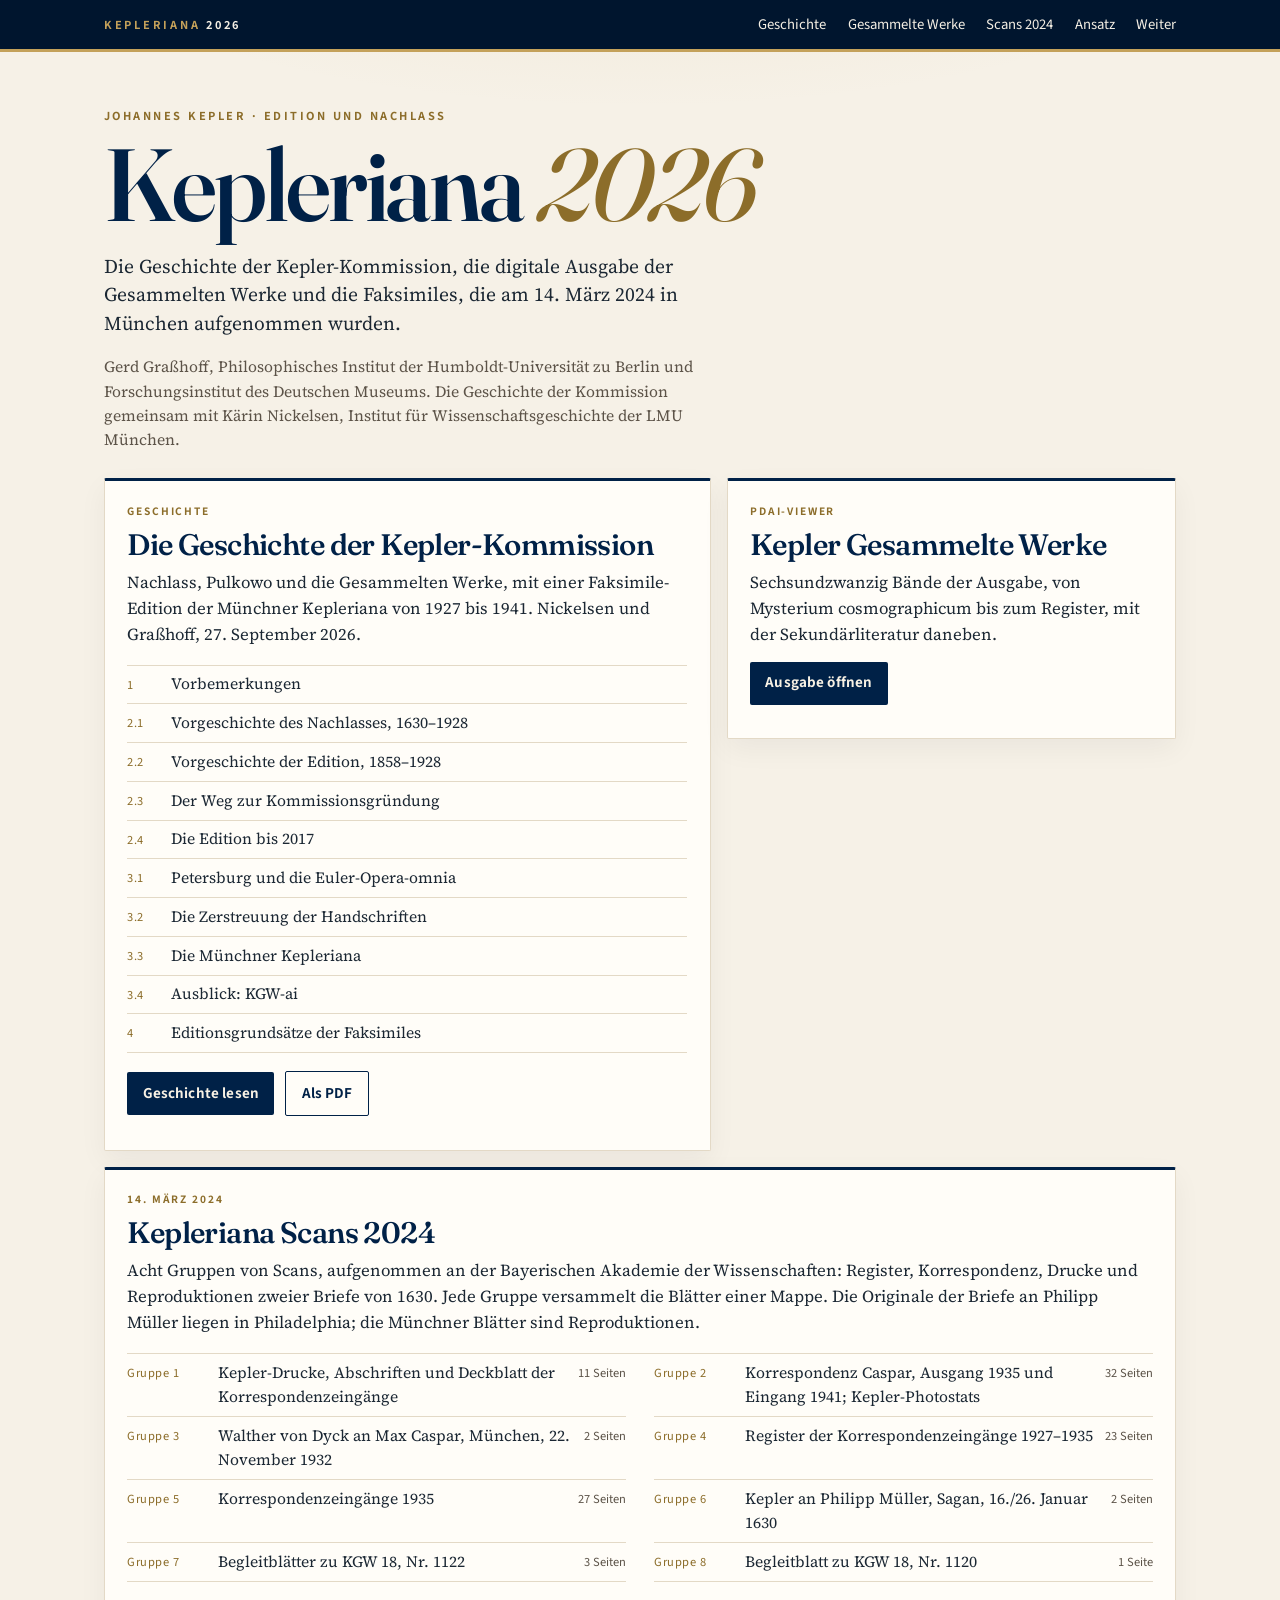
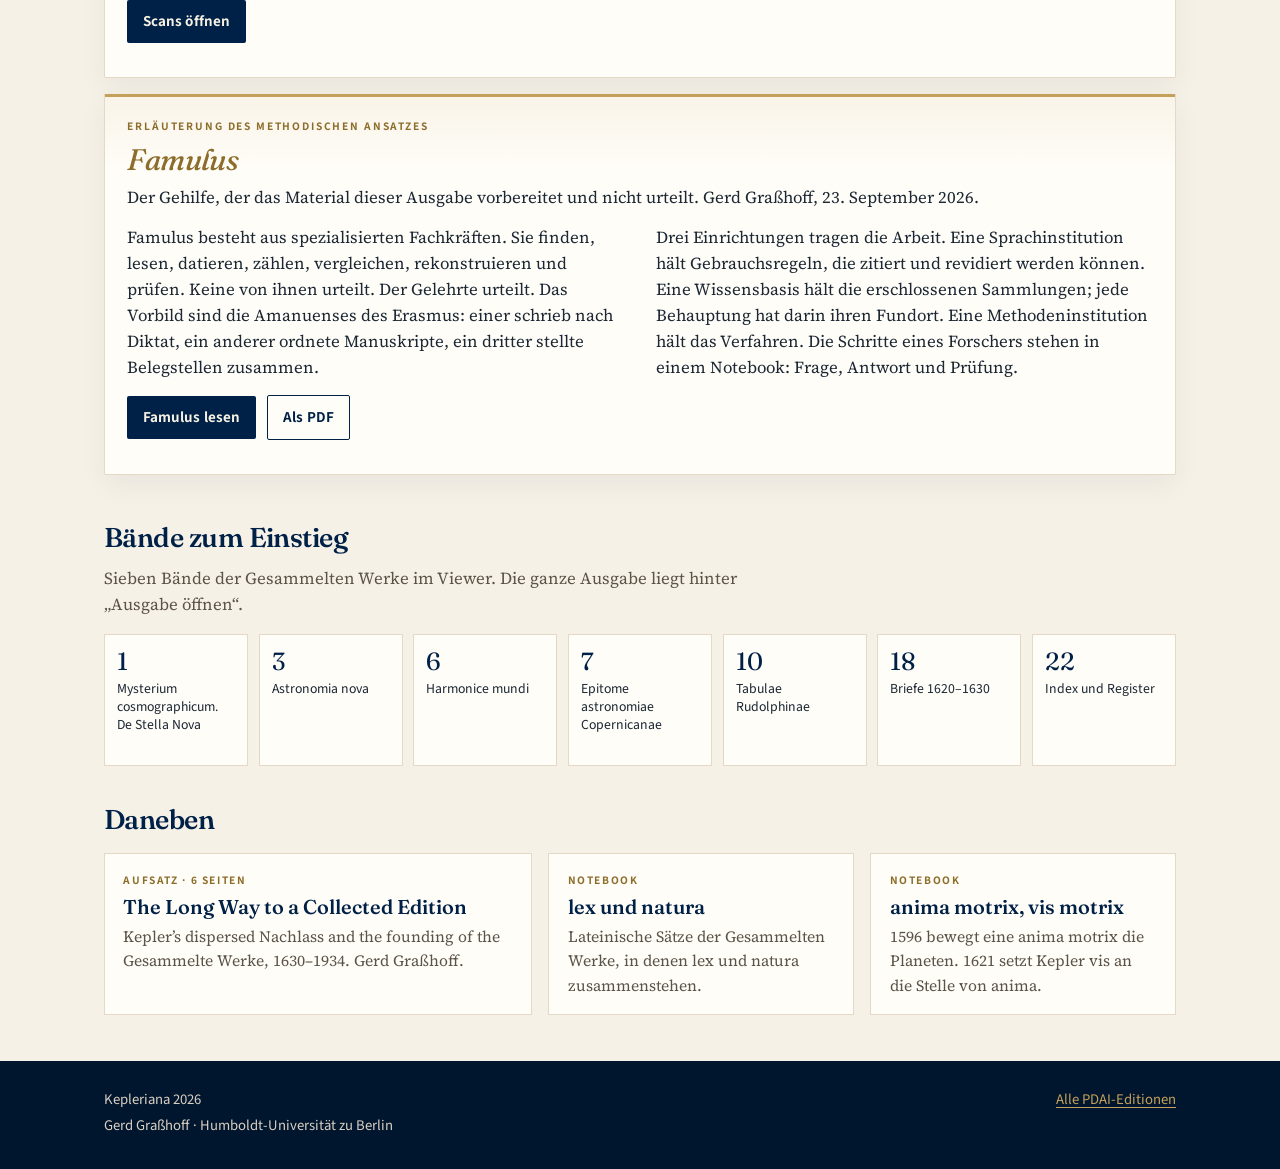
<file: index.html>
<!DOCTYPE html>
<html lang="de">
<head>
  <meta charset="utf-8">
  <meta name="viewport" content="width=device-width, initial-scale=1">
  <title>Kepleriana 2026</title>
  <meta name="description" content="Kepleriana 2026: die Geschichte der Kepler-Kommission, die digitale Ausgabe der Kepler Gesammelten Werke und die Münchner Faksimiles vom 14. März 2024.">
  <meta name="author" content="Gerd Graßhoff">
  <meta property="og:title" content="Kepleriana 2026">
  <meta property="og:description" content="Geschichte der Kepler-Kommission, Kepler Gesammelte Werke und die Münchner Kepleriana.">
  <meta property="og:type" content="website">
  <link rel="icon" href="favicon.svg" type="image/svg+xml">
  <link rel="preconnect" href="https://fonts.googleapis.com">
  <link rel="preconnect" href="https://fonts.gstatic.com" crossorigin>
  <link href="https://fonts.googleapis.com/css2?family=Fraunces:opsz,wght@9..144,460;9..144,560;9..144,640&family=Source+Sans+3:ital,wght@0,400;0,560;0,650;1,400&family=Source+Serif+4:ital,opsz,wght@0,8..60,400;0,8..60,560;1,8..60,400&display=swap" rel="stylesheet">
  <style>
    :root {
      --oxford: #002147;
      --oxford-deep: #00152e;
      --ink: #1b2733;
      --muted: #5c5348;
      --gold: #c4a15a;
      --gold-deep: #8c6d2a;
      --sand: #f6f1e7;
      --paper: #fffdf8;
      --line: #e3d9c6;
      --serif: "Source Serif 4", "Palatino Linotype", Palatino, serif;
      --display: "Fraunces", "Source Serif 4", Palatino, serif;
      --sans: "Source Sans 3", "Avenir Next", "Segoe UI", sans-serif;
    }
    * { box-sizing: border-box; }
    html { scroll-behavior: smooth; }
    body {
      margin: 0;
      color: var(--ink);
      background:
        radial-gradient(1200px 480px at 50% -180px, rgba(196, 161, 90, 0.16), transparent 60%),
        var(--sand);
      font-family: var(--serif);
      font-size: 1.05rem;
      line-height: 1.55;
    }
    a { color: var(--oxford); text-underline-offset: 0.18em; }
    a:hover { color: var(--gold-deep); }
    .skip {
      position: absolute; left: 1rem; top: -4rem;
      background: var(--oxford); color: #fff; padding: 0.4rem 0.7rem;
    }
    .skip:focus { top: 0.6rem; z-index: 5; }

    .mast {
      background: var(--oxford-deep);
      color: #f4efe4;
      border-bottom: 3px solid var(--gold);
    }
    .mast-inner {
      max-width: 1120px;
      margin: 0 auto;
      padding: 0.85rem 1.5rem 0.8rem;
      display: flex;
      justify-content: space-between;
      align-items: baseline;
      gap: 1rem;
    }
    .brand {
      margin: 0;
      font-family: var(--sans);
      font-size: 0.78rem;
      letter-spacing: 0.22em;
      text-transform: uppercase;
      font-weight: 650;
    }
    .brand span { color: var(--gold); }
    .mast nav { font-family: var(--sans); font-size: 0.92rem; }
    .mast nav a {
      color: #f4efe4;
      text-decoration: none;
      margin-left: 1.15rem;
    }
    .mast nav a:hover { color: var(--gold); }

    .wrap { max-width: 1120px; margin: 0 auto; padding: 0 1.5rem; }

    .hero { padding: 3.4rem 0 1.6rem; }
    .kicker {
      margin: 0 0 0.7rem;
      font-family: var(--sans);
      font-size: 0.78rem;
      letter-spacing: 0.2em;
      text-transform: uppercase;
      color: var(--gold-deep);
      font-weight: 650;
    }
    h1 {
      margin: 0;
      font-family: var(--display);
      font-weight: 560;
      font-size: clamp(3.1rem, 8vw, 6.4rem);
      letter-spacing: -0.03em;
      line-height: 0.92;
      color: var(--oxford);
    }
    h1 em {
      font-style: italic;
      font-weight: 460;
      color: var(--gold-deep);
    }
    .lead {
      max-width: 40rem;
      margin: 1.35rem 0 0;
      font-size: 1.22rem;
      line-height: 1.45;
      color: var(--ink);
    }
    .byline {
      margin: 1.1rem 0 0;
      max-width: 40rem;
      color: var(--muted);
      font-size: 0.98rem;
    }

    .portals {
      display: grid;
      grid-template-columns: 1.35fr 1fr;
      gap: 1rem;
      padding-bottom: 1rem;
      align-items: start;
    }
    .portal {
      background: var(--paper);
      border: 1px solid var(--line);
      border-top: 3px solid var(--oxford);
      border-radius: 2px;
      padding: 1.35rem 1.4rem 1.25rem;
      box-shadow: 0 10px 28px rgba(0, 21, 46, 0.05);
      display: flex;
      flex-direction: column;
    }
    .portal.scans { grid-column: 1 / -1; }
    .portal.method {
      grid-column: 1 / -1;
      border-top-color: var(--gold);
      background:
        linear-gradient(180deg, rgba(196, 161, 90, 0.1), transparent 4.5rem),
        var(--paper);
    }
    .portal.method h2 span { color: var(--gold-deep); font-style: italic; font-weight: 460; }
    .method-cols {
      display: grid;
      grid-template-columns: 1fr 1fr;
      gap: 0.4rem 2rem;
    }
    .method-cols p { margin: 0 0 0.75rem; }
    .portal .mark {
      font-family: var(--sans);
      font-size: 0.72rem;
      letter-spacing: 0.16em;
      text-transform: uppercase;
      color: var(--gold-deep);
      font-weight: 650;
      margin: 0 0 0.45rem;
    }
    .portal h2 {
      margin: 0 0 0.55rem;
      font-family: var(--display);
      font-weight: 560;
      font-size: 1.85rem;
      line-height: 1.12;
      letter-spacing: -0.02em;
      color: var(--oxford);
    }
    .portal p { margin: 0 0 0.85rem; }
    .contents {
      list-style: none;
      margin: 0.2rem 0 1.1rem;
      padding: 0;
      border-top: 1px solid var(--line);
    }
    .contents li { border-bottom: 1px solid var(--line); }
    .contents a {
      display: grid;
      grid-template-columns: 2.2rem 1fr;
      gap: 0.55rem;
      text-decoration: none;
      padding: 0.42rem 0;
      color: var(--ink);
      font-size: 0.98rem;
    }
    .contents a:hover { color: var(--oxford); }
    .contents.groups {
      display: grid;
      grid-template-columns: 1fr 1fr;
      column-gap: 1.8rem;
    }
    .contents.groups a { grid-template-columns: 5.1rem 1fr auto; }
    .contents .pages {
      font-family: var(--sans);
      font-size: 0.78rem;
      color: var(--muted);
      padding-top: 0.18rem;
    }
    .contents .num {
      font-family: var(--sans);
      color: var(--gold-deep);
      font-size: 0.78rem;
      letter-spacing: 0.04em;
      flex: 0 0 auto;
      padding-top: 0.2rem;
    }
    .go {
      margin-top: auto;
      align-self: flex-start;
      display: inline-block;
      background: var(--oxford);
      color: #f7f1e4;
      text-decoration: none;
      font-family: var(--sans);
      font-weight: 650;
      font-size: 0.95rem;
      letter-spacing: 0.01em;
      padding: 0.62rem 0.95rem;
      border-radius: 2px;
    }
    .go:hover { background: #01315f; color: #fff; }
    .go.quiet {
      background: transparent;
      color: var(--oxford);
      border: 1px solid var(--oxford);
      margin-left: 0.45rem;
    }
    .go.quiet:hover { background: var(--oxford); color: #fff; }

    section.band { padding: 1.6rem 0 0.4rem; }
    section.band h2 {
      margin: 0 0 0.85rem;
      font-family: var(--display);
      font-weight: 560;
      font-size: 1.7rem;
      color: var(--oxford);
      letter-spacing: -0.02em;
    }
    .section-lead {
      margin: -0.35rem 0 1rem;
      color: var(--muted);
      max-width: 42rem;
    }

    .volumes {
      display: grid;
      grid-template-columns: repeat(7, 1fr);
      gap: 0.65rem;
    }
    .vol {
      display: block;
      text-decoration: none;
      background: var(--paper);
      border: 1px solid var(--line);
      padding: 0.85rem 0.75rem 0.8rem;
      min-height: 8.2rem;
      color: var(--ink);
    }
    .vol:hover { border-color: var(--oxford); color: var(--oxford); }
    .vol .bn {
      display: block;
      font-family: var(--display);
      font-size: 1.55rem;
      color: var(--oxford);
      line-height: 1;
      margin-bottom: 0.45rem;
    }
    .vol .bt {
      display: block;
      font-family: var(--sans);
      font-size: 0.86rem;
      line-height: 1.3;
    }

    .more {
      display: grid;
      grid-template-columns: 1.4fr 1fr 1fr;
      gap: 1rem;
      padding-bottom: 2.5rem;
    }
    .more a.tile {
      display: block;
      text-decoration: none;
      color: inherit;
      background: var(--paper);
      border: 1px solid var(--line);
      padding: 1.1rem 1.15rem 1rem;
    }
    .more a.tile:hover { border-color: var(--oxford); }
    .more h3 {
      margin: 0 0 0.35rem;
      font-family: var(--display);
      font-weight: 560;
      font-size: 1.25rem;
      color: var(--oxford);
      line-height: 1.2;
    }
    .more p { margin: 0; color: var(--muted); font-size: 0.98rem; }
    .more .kind {
      font-family: var(--sans);
      font-size: 0.72rem;
      letter-spacing: 0.14em;
      text-transform: uppercase;
      color: var(--gold-deep);
      font-weight: 650;
      margin-bottom: 0.35rem;
    }

    footer {
      background: var(--oxford-deep);
      color: #d9d0c2;
      padding: 1.6rem 0 1.8rem;
      font-family: var(--sans);
      font-size: 0.92rem;
    }
    footer .wrap { display: flex; justify-content: space-between; gap: 1.5rem; flex-wrap: wrap; }
    footer a { color: var(--gold); }
    footer p { margin: 0.15rem 0; }

    @media (max-width: 980px) {
      .portals, .more, .volumes { grid-template-columns: 1fr 1fr; }
      .portal.scans { grid-column: 1 / -1; }
      .volumes { grid-template-columns: repeat(3, 1fr); }
    }
    @media (max-width: 680px) {
      .mast-inner { flex-direction: column; align-items: flex-start; }
      .mast nav a { margin-left: 0; margin-right: 0.9rem; }
      .portals, .more, .volumes, .method-cols, .contents.groups { grid-template-columns: 1fr; }
      .hero { padding-top: 2.2rem; }
      .go.quiet { margin-left: 0; margin-top: 0.45rem; }
      .contents.groups a { grid-template-columns: 5.1rem 1fr; }
      .contents.groups .pages { grid-column: 2; }
    }
  </style>
</head>
<body>
  <a class="skip" href="#inhalt">Zum Inhalt</a>
  <header class="mast">
    <div class="mast-inner">
      <p class="brand"><span>Kepleriana</span> 2026</p>
      <nav aria-label="Abschnitte">
        <a href="#geschichte">Geschichte</a>
        <a href="#werke">Gesammelte Werke</a>
        <a href="#scans">Scans 2024</a>
        <a href="#ansatz">Ansatz</a>
        <a href="#weiter">Weiter</a>
      </nav>
    </div>
  </header>

  <main id="inhalt">
    <div class="wrap">
      <section class="hero">
        <p class="kicker">Johannes Kepler · Edition und Nachlass</p>
        <h1>Kepleriana <em>2026</em></h1>
        <p class="lead">Die Geschichte der Kepler-Kommission, die digitale Ausgabe der Gesammelten Werke und die Faksimiles, die am 14. März 2024 in München aufgenommen wurden.</p>
        <p class="byline">Gerd Graßhoff, Philosophisches Institut der Humboldt-Universität zu Berlin und Forschungsinstitut des Deutschen Museums. Die Geschichte der Kommission gemeinsam mit Kärin Nickelsen, Institut für Wissenschaftsgeschichte der LMU München.</p>
      </section>

      <section class="portals" aria-label="Die drei Hauptstücke">
        <article class="portal lead-card" id="geschichte">
          <p class="mark">Geschichte</p>
          <h2>Die Geschichte der Kepler-Kommission</h2>
          <p>Nachlass, Pulkowo und die Gesammelten Werke, mit einer Faksimile-Edition der Münchner Kepleriana von 1927 bis 1941. Nickelsen und Graßhoff, 27. September 2026.</p>
          <ol class="contents">
            <li><a href="geschichte/geschichte-kepler-kommission.html#teil-1-vorbemerkungen"><span class="num">1</span><span>Vorbemerkungen</span></a></li>
            <li><a href="geschichte/geschichte-kepler-kommission.html#vorgeschichte-des-kepler-nachlasses-16301928"><span class="num">2.1</span><span>Vorgeschichte des Nachlasses, 1630–1928</span></a></li>
            <li><a href="geschichte/geschichte-kepler-kommission.html#vorgeschichte-der-edition-18581928"><span class="num">2.2</span><span>Vorgeschichte der Edition, 1858–1928</span></a></li>
            <li><a href="geschichte/geschichte-kepler-kommission.html#der-weg-zur-kommissionsgründung-19271935"><span class="num">2.3</span><span>Der Weg zur Kommissionsgründung</span></a></li>
            <li><a href="geschichte/geschichte-kepler-kommission.html#die-edition-bis-2017"><span class="num">2.4</span><span>Die Edition bis 2017</span></a></li>
            <li><a href="geschichte/geschichte-kepler-kommission.html#vergleich-der-petersburger-beitrag-und-die-euler-opera-omnia"><span class="num">3.1</span><span>Petersburg und die Euler-Opera-omnia</span></a></li>
            <li><a href="geschichte/geschichte-kepler-kommission.html#die-zerstreuung-der-kepler-handschriften"><span class="num">3.2</span><span>Die Zerstreuung der Handschriften</span></a></li>
            <li><a href="geschichte/geschichte-kepler-kommission.html#die-münchner-kepleriana-1"><span class="num">3.3</span><span>Die Münchner Kepleriana</span></a></li>
            <li><a href="geschichte/geschichte-kepler-kommission.html#ausblick-kgw-ai"><span class="num">3.4</span><span>Ausblick: KGW-ai</span></a></li>
            <li><a href="geschichte/geschichte-kepler-kommission.html#editionsgrundsätze"><span class="num">4</span><span>Editionsgrundsätze der Faksimiles</span></a></li>
          </ol>
          <p>
            <a class="go" href="geschichte/geschichte-kepler-kommission.html">Geschichte lesen</a>
            <a class="go quiet" href="geschichte/geschichte-kepler-kommission.pdf">Als PDF</a>
          </p>
        </article>

        <article class="portal" id="werke">
          <p class="mark">PDAI-Viewer</p>
          <h2>Kepler Gesammelte Werke</h2>
          <p>Sechsundzwanzig Bände der Ausgabe, von <span lang="la">Mysterium cosmographicum</span> bis zum Register, mit der Sekundärliteratur daneben.</p>
          <p><a class="go" href="https://lettre.ngrok.dev/kepler-gw/open">Ausgabe öffnen</a></p>
        </article>

        <article class="portal scans" id="scans">
          <p class="mark">14. März 2024</p>
          <h2>Kepleriana Scans 2024</h2>
          <p>Acht Gruppen von Scans, aufgenommen an der Bayerischen Akademie der Wissenschaften: Register, Korrespondenz, Drucke und Reproduktionen zweier Briefe von 1630. Jede Gruppe versammelt die Blätter einer Mappe. Die Originale der Briefe an Philipp Müller liegen in Philadelphia; die Münchner Blätter sind Reproduktionen.</p>
          <ol class="contents groups">
            <li><a href="https://lettre.ngrok.dev/kepleriana-munich-2024/kepleriana-munich-2024/2024-03-14_11-22"><span class="num">Gruppe 1</span><span>Kepler-Drucke, Abschriften und Deckblatt der Korrespondenzeingänge</span><span class="pages">11 Seiten</span></a></li>
            <li><a href="https://lettre.ngrok.dev/kepleriana-munich-2024/kepleriana-munich-2024/2024-03-14_12-16"><span class="num">Gruppe 2</span><span>Korrespondenz Caspar, Ausgang 1935 und Eingang 1941; Kepler-Photostats</span><span class="pages">32 Seiten</span></a></li>
            <li><a href="https://lettre.ngrok.dev/kepleriana-munich-2024/kepleriana-munich-2024/2024-03-14_11-52"><span class="num">Gruppe 3</span><span>Walther von Dyck an Max Caspar, München, 22. November 1932</span><span class="pages">2 Seiten</span></a></li>
            <li><a href="https://lettre.ngrok.dev/kepleriana-munich-2024/kepleriana-munich-2024/2024-03-14_11-53"><span class="num">Gruppe 4</span><span>Register der Korrespondenzeingänge 1927–1935</span><span class="pages">23 Seiten</span></a></li>
            <li><a href="https://lettre.ngrok.dev/kepleriana-munich-2024/kepleriana-munich-2024/2024-03-14_12-01"><span class="num">Gruppe 5</span><span>Korrespondenzeingänge 1935</span><span class="pages">27 Seiten</span></a></li>
            <li><a href="https://lettre.ngrok.dev/kepleriana-munich-2024/kepleriana-munich-2024/2024-03-14_11-17"><span class="num">Gruppe 6</span><span>Kepler an Philipp Müller, Sagan, 16./26. Januar 1630</span><span class="pages">2 Seiten</span></a></li>
            <li><a href="https://lettre.ngrok.dev/kepleriana-munich-2024/kepleriana-munich-2024/2024-03-14_11-18"><span class="num">Gruppe 7</span><span>Begleitblätter zu KGW 18, Nr. 1122</span><span class="pages">3 Seiten</span></a></li>
            <li><a href="https://lettre.ngrok.dev/kepleriana-munich-2024/kepleriana-munich-2024/2024-03-14_11-21"><span class="num">Gruppe 8</span><span>Begleitblatt zu KGW 18, Nr. 1120</span><span class="pages">1 Seite</span></a></li>
          </ol>
          <p><a class="go" href="https://lettre.ngrok.dev/kepleriana-munich-2024/open">Scans öffnen</a></p>
        </article>

        <article class="portal method" id="ansatz">
          <p class="mark">Erläuterung des methodischen Ansatzes</p>
          <h2><span>Famulus</span></h2>
          <p>Der Gehilfe, der das Material dieser Ausgabe vorbereitet und nicht urteilt. Gerd Graßhoff, 23. September 2026.</p>
          <div class="method-cols">
            <p>Famulus besteht aus spezialisierten Fachkräften. Sie finden, lesen, datieren, zählen, vergleichen, rekonstruieren und prüfen. Keine von ihnen urteilt. Der Gelehrte urteilt. Das Vorbild sind die Amanuenses des Erasmus: einer schrieb nach Diktat, ein anderer ordnete Manuskripte, ein dritter stellte Belegstellen zusammen.</p>
            <p>Drei Einrichtungen tragen die Arbeit. Eine Sprachinstitution hält Gebrauchsregeln, die zitiert und revidiert werden können. Eine Wissensbasis hält die erschlossenen Sammlungen; jede Behauptung hat darin ihren Fundort. Eine Methodeninstitution hält das Verfahren. Die Schritte eines Forschers stehen in einem Notebook: Frage, Antwort und Prüfung.</p>
          </div>
          <p>
            <a class="go" href="famulus/famulus-plattform.html">Famulus lesen</a>
            <a class="go quiet" href="famulus/famulus-plattform.pdf">Als PDF</a>
          </p>
        </article>
      </section>

      <section class="band" aria-labelledby="baende">
        <h2 id="baende">Bände zum Einstieg</h2>
        <p class="section-lead">Sieben Bände der Gesammelten Werke im Viewer. Die ganze Ausgabe liegt hinter „Ausgabe öffnen“.</p>
        <div class="volumes">
          <a class="vol" href="https://lettre.ngrok.dev/kepler-gw/kepler-prim/kgw-01"><span class="bn">1</span><span class="bt" lang="la">Mysterium cosmographicum. De Stella Nova</span></a>
          <a class="vol" href="https://lettre.ngrok.dev/kepler-gw/kepler-prim/kgw-03"><span class="bn">3</span><span class="bt" lang="la">Astronomia nova</span></a>
          <a class="vol" href="https://lettre.ngrok.dev/kepler-gw/kepler-prim/kgw-06"><span class="bn">6</span><span class="bt" lang="la">Harmonice mundi</span></a>
          <a class="vol" href="https://lettre.ngrok.dev/kepler-gw/kepler-prim/kgw-07"><span class="bn">7</span><span class="bt" lang="la">Epitome astronomiae Copernicanae</span></a>
          <a class="vol" href="https://lettre.ngrok.dev/kepler-gw/kepler-prim/kgw-10"><span class="bn">10</span><span class="bt" lang="la">Tabulae Rudolphinae</span></a>
          <a class="vol" href="https://lettre.ngrok.dev/kepler-gw/kepler-prim/kgw-18"><span class="bn">18</span><span class="bt">Briefe 1620–1630</span></a>
          <a class="vol" href="https://lettre.ngrok.dev/kepler-gw/kepler-prim/kgw-22"><span class="bn">22</span><span class="bt">Index und Register</span></a>
        </div>
      </section>

      <section class="band" id="weiter" aria-labelledby="weitere">
        <h2 id="weitere">Daneben</h2>
        <div class="more">
          <a class="tile" href="the-long-way-to-a-collected-edition.pdf">
            <p class="kind">Aufsatz · 6 Seiten</p>
            <h3>The Long Way to a Collected Edition</h3>
            <p>Kepler’s dispersed Nachlass and the founding of the Gesammelte Werke, 1630–1934. Gerd Graßhoff.</p>
          </a>
          <a class="tile" href="https://lettre.ngrok.dev/famulus-notebook/notebook?nb=kepler-lex-naturae/lex-naturae">
            <p class="kind">Notebook</p>
            <h3>lex und natura</h3>
            <p>Lateinische Sätze der Gesammelten Werke, in denen <span lang="la">lex</span> und <span lang="la">natura</span> zusammenstehen.</p>
          </a>
          <a class="tile" href="https://lettre.ngrok.dev/famulus-notebook/notebook?nb=kepler-anima-vis/anima-vis">
            <p class="kind">Notebook</p>
            <h3>anima motrix, vis motrix</h3>
            <p>1596 bewegt eine <span lang="la">anima motrix</span> die Planeten. 1621 setzt Kepler <span lang="la">vis</span> an die Stelle von <span lang="la">anima</span>.</p>
          </a>
        </div>
      </section>
    </div>
  </main>

  <footer>
    <div class="wrap">
      <div>
        <p>Kepleriana 2026</p>
        <p>Gerd Graßhoff · Humboldt-Universität zu Berlin</p>
      </div>
      <p><a href="https://lettre.ngrok.dev/editions/">Alle PDAI-Editionen</a></p>
    </div>
  </footer>
</body>
</html>
</file>
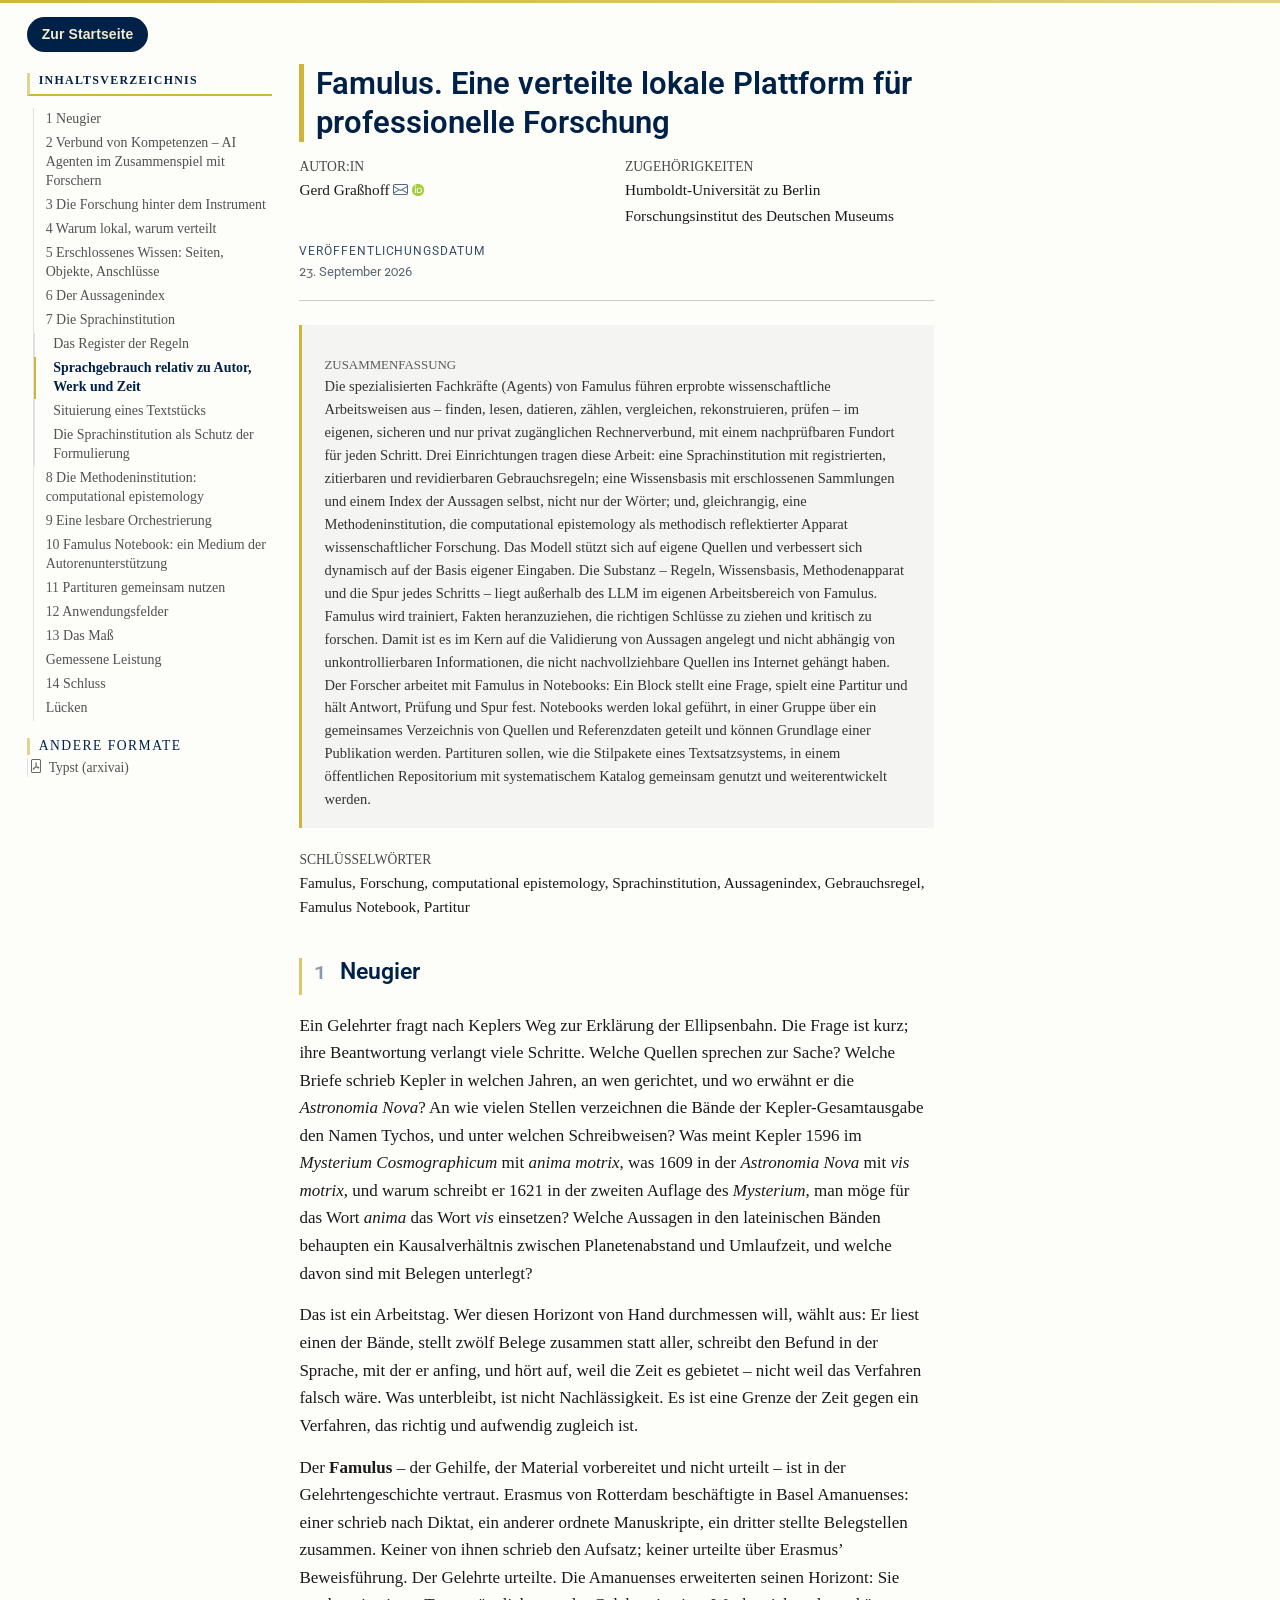
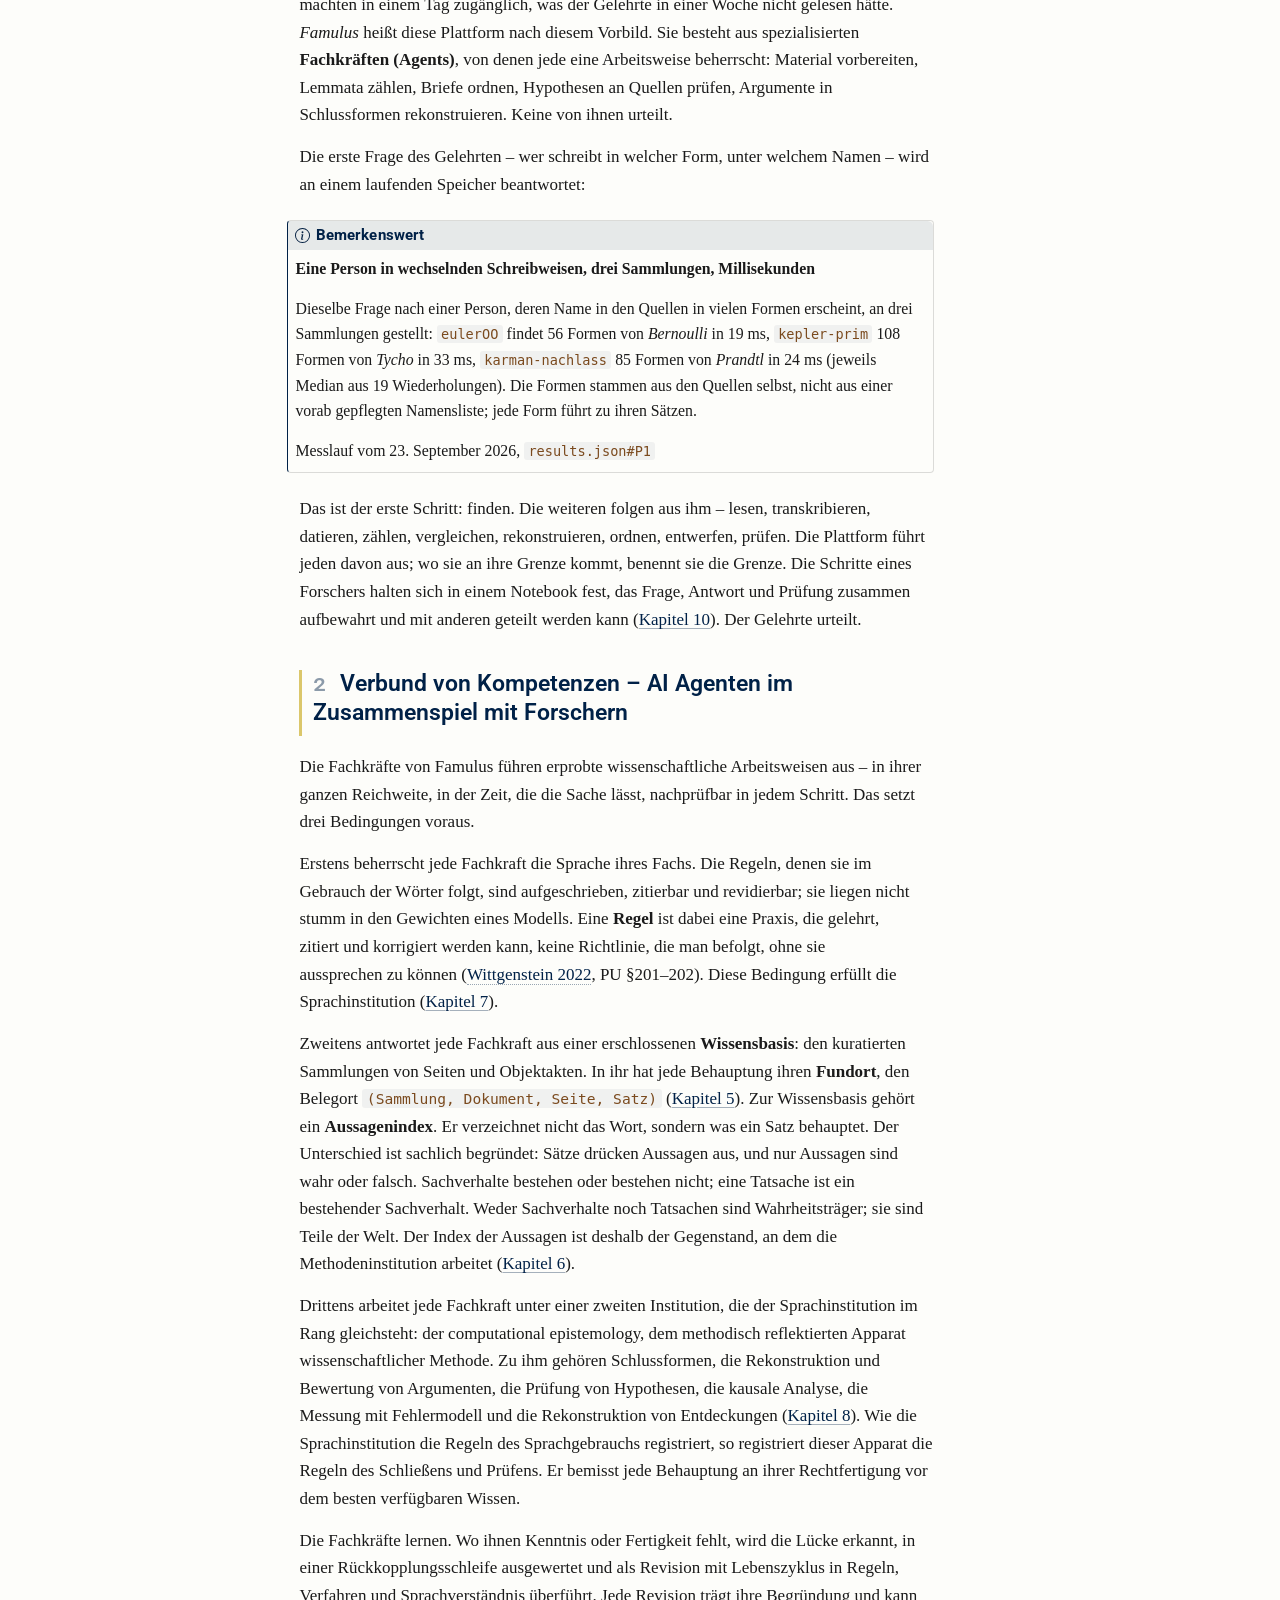
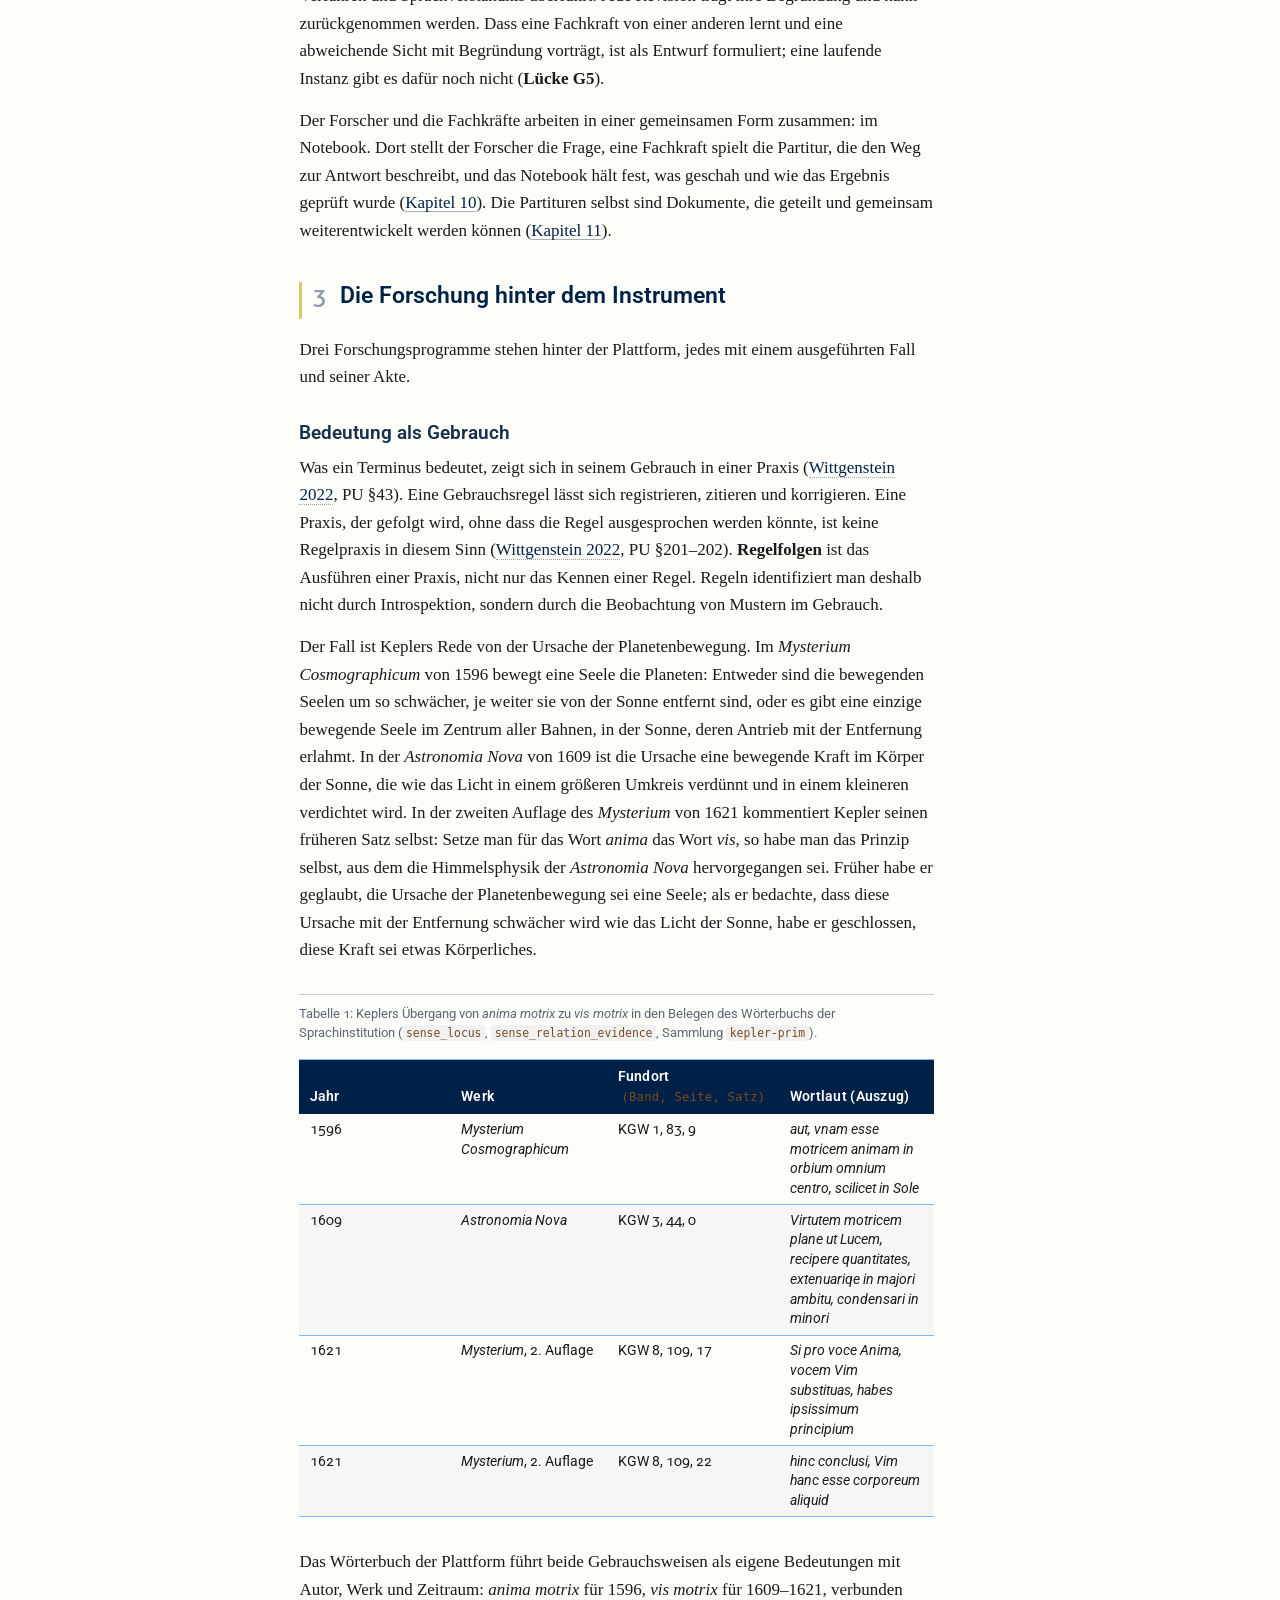
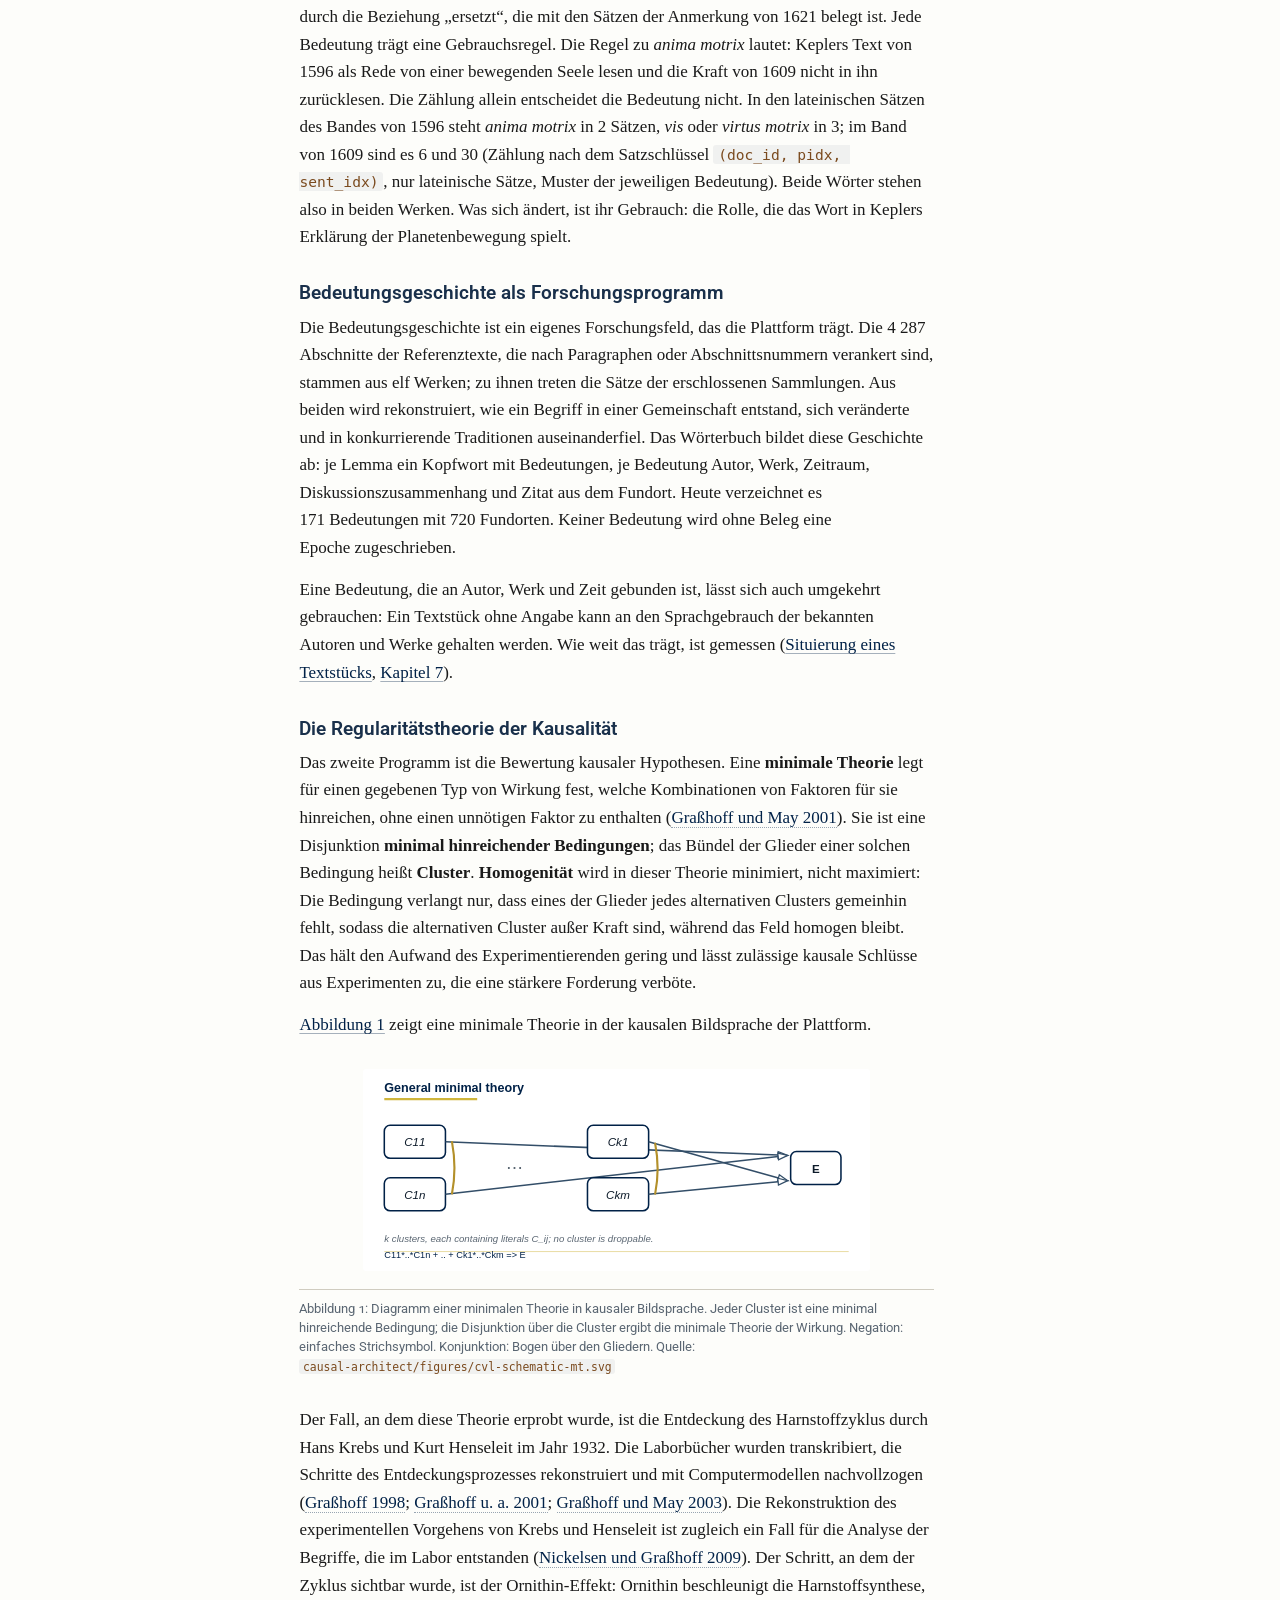
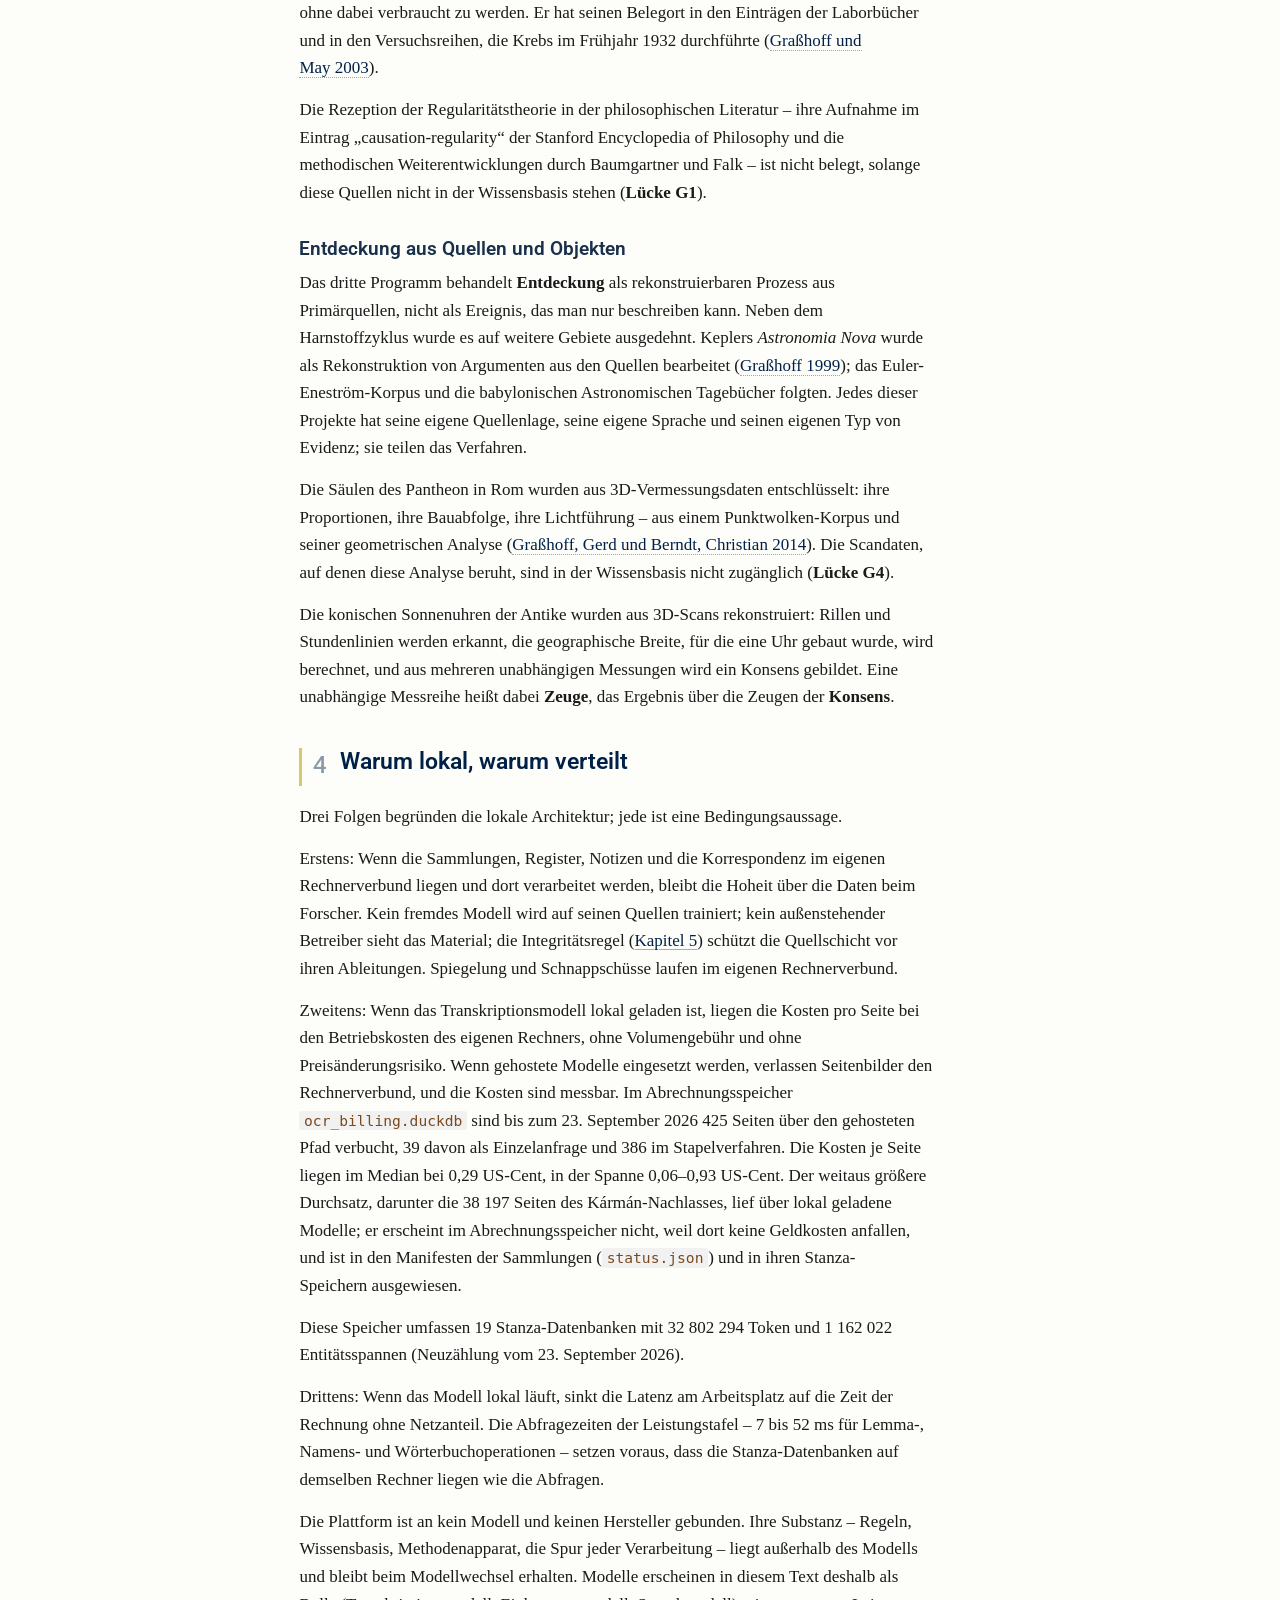
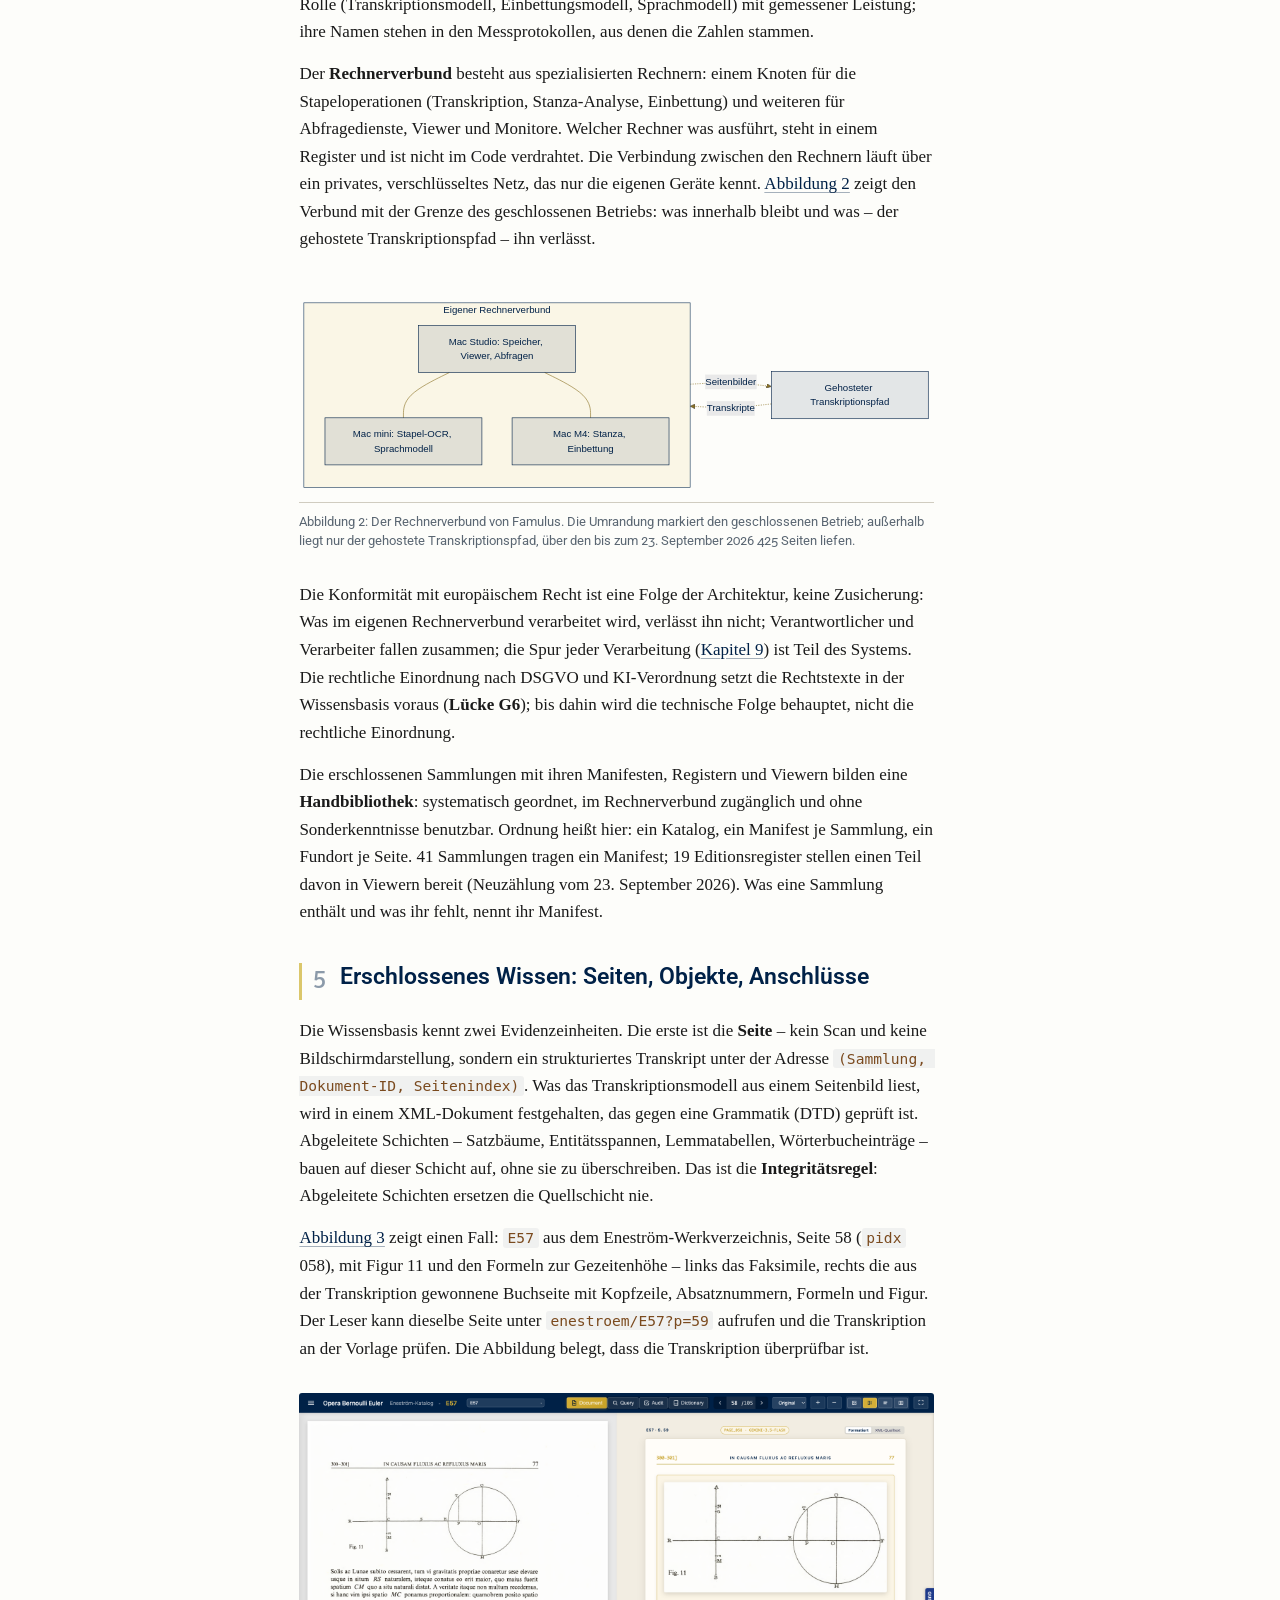
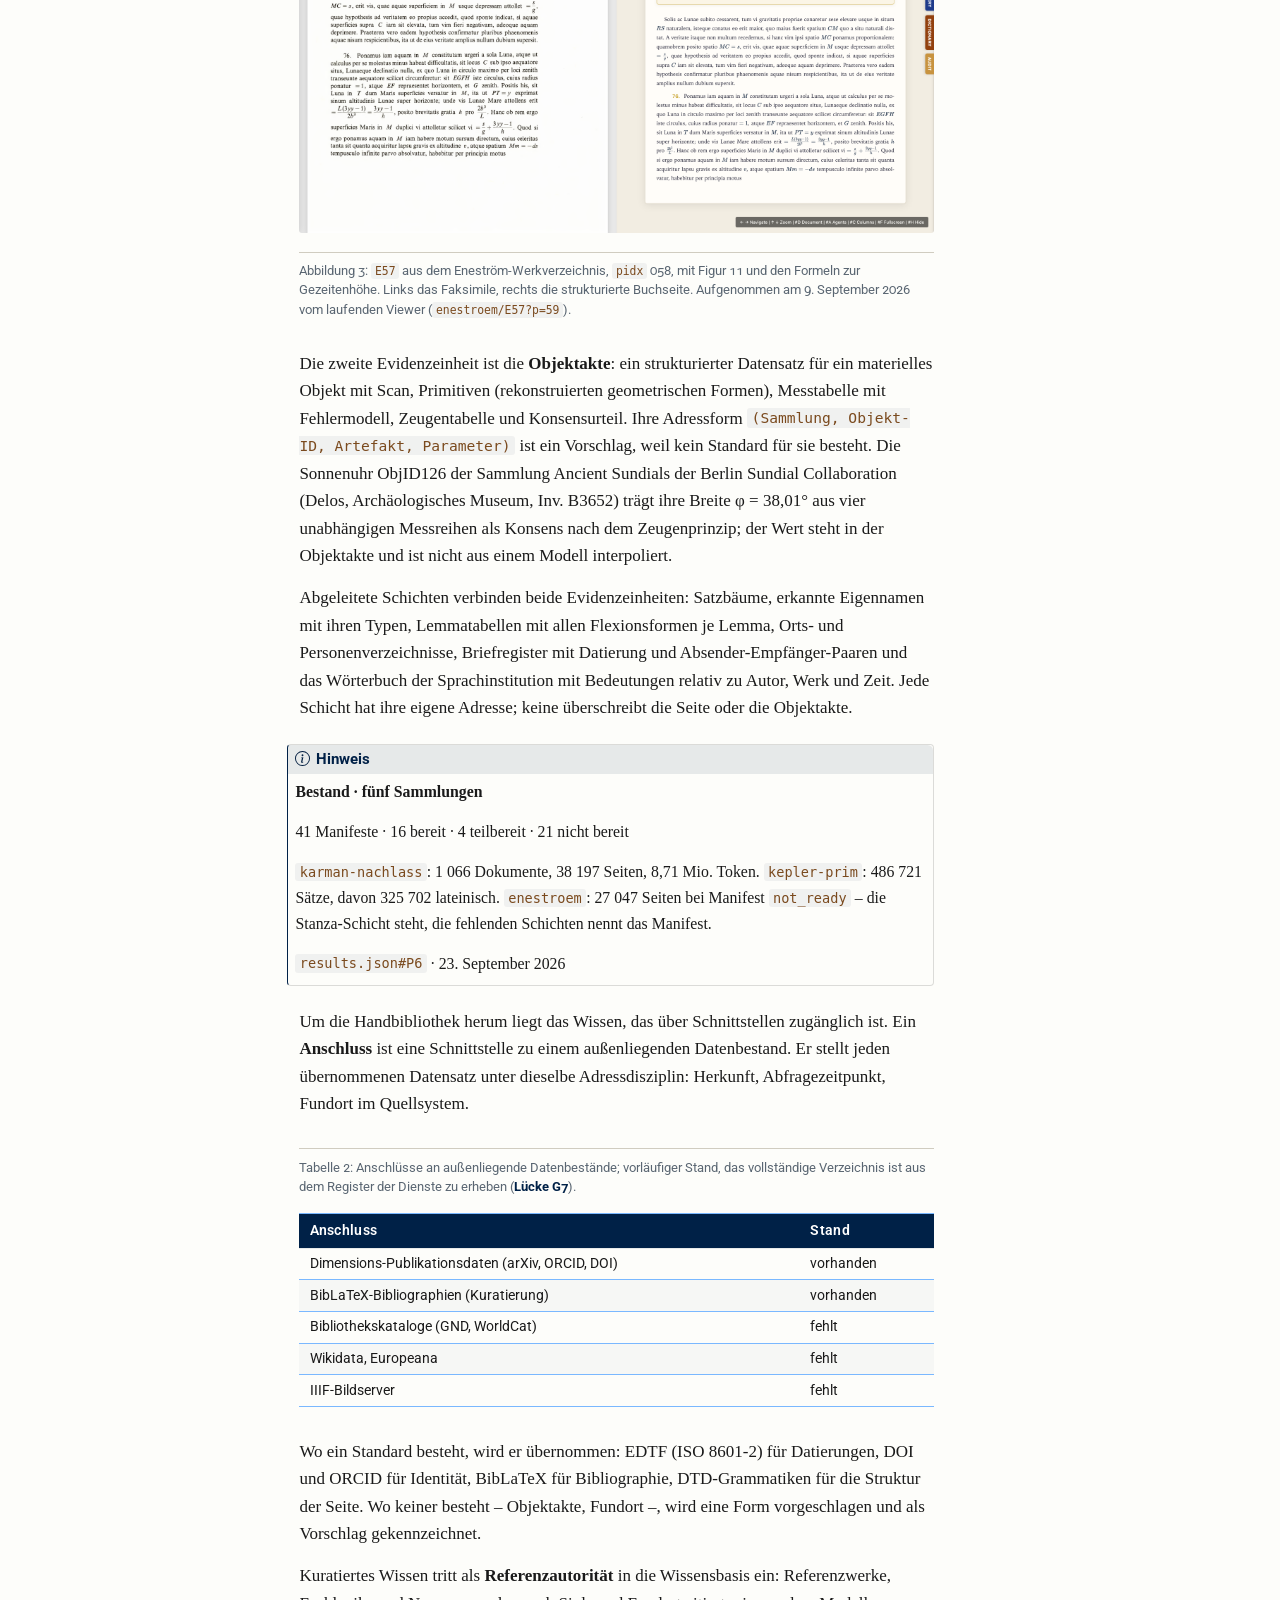
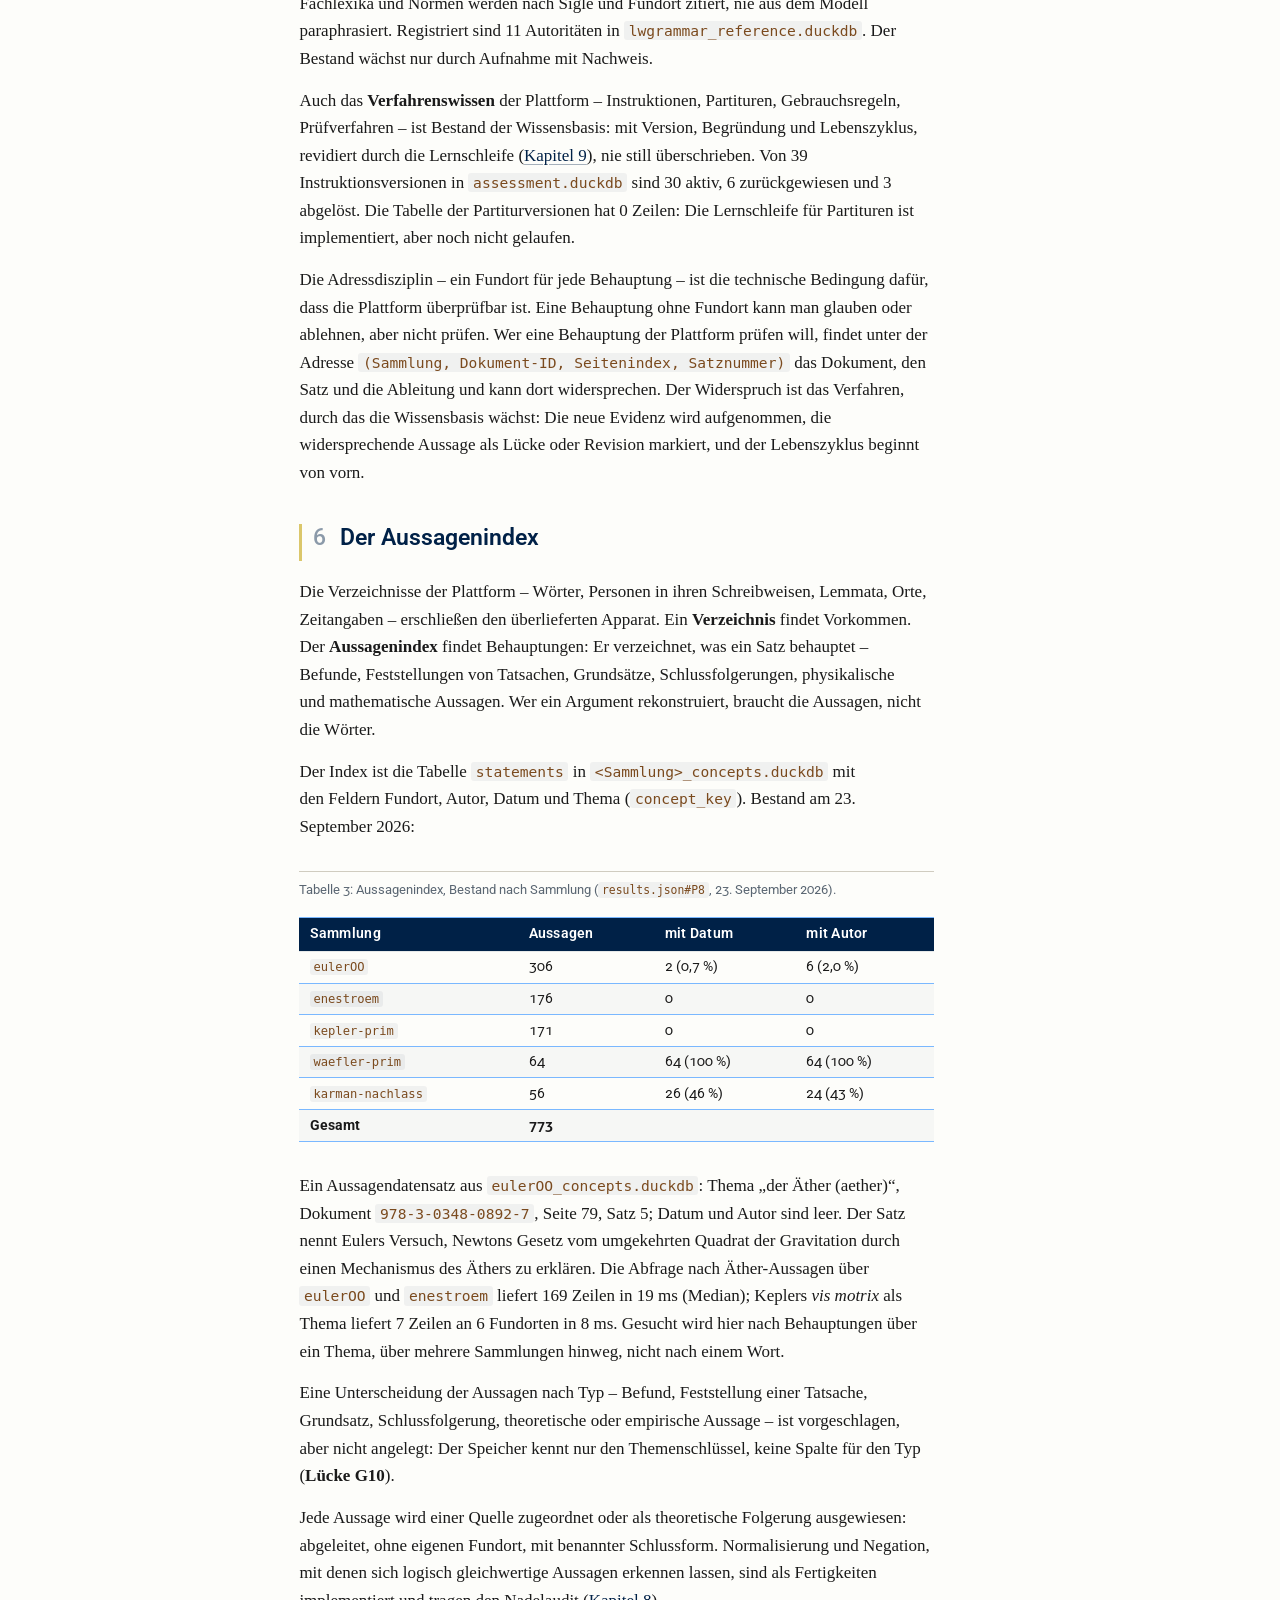
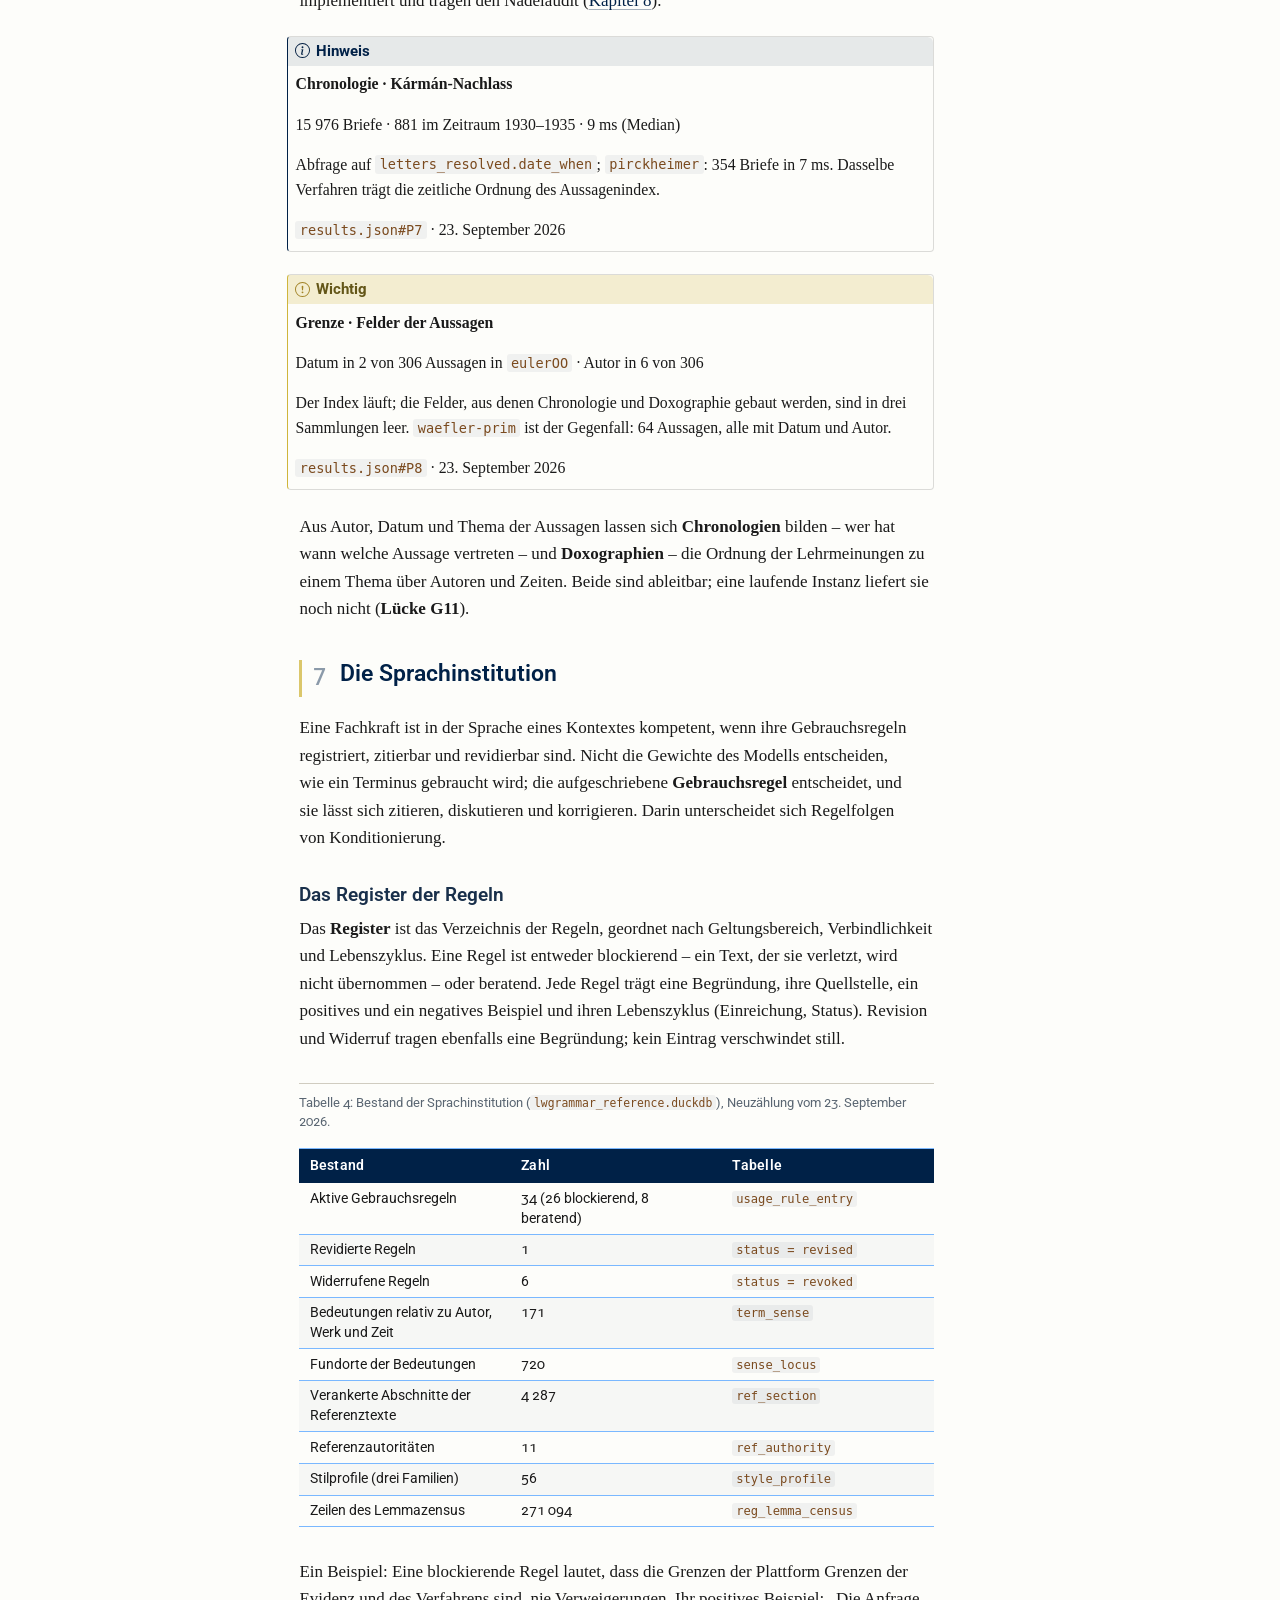
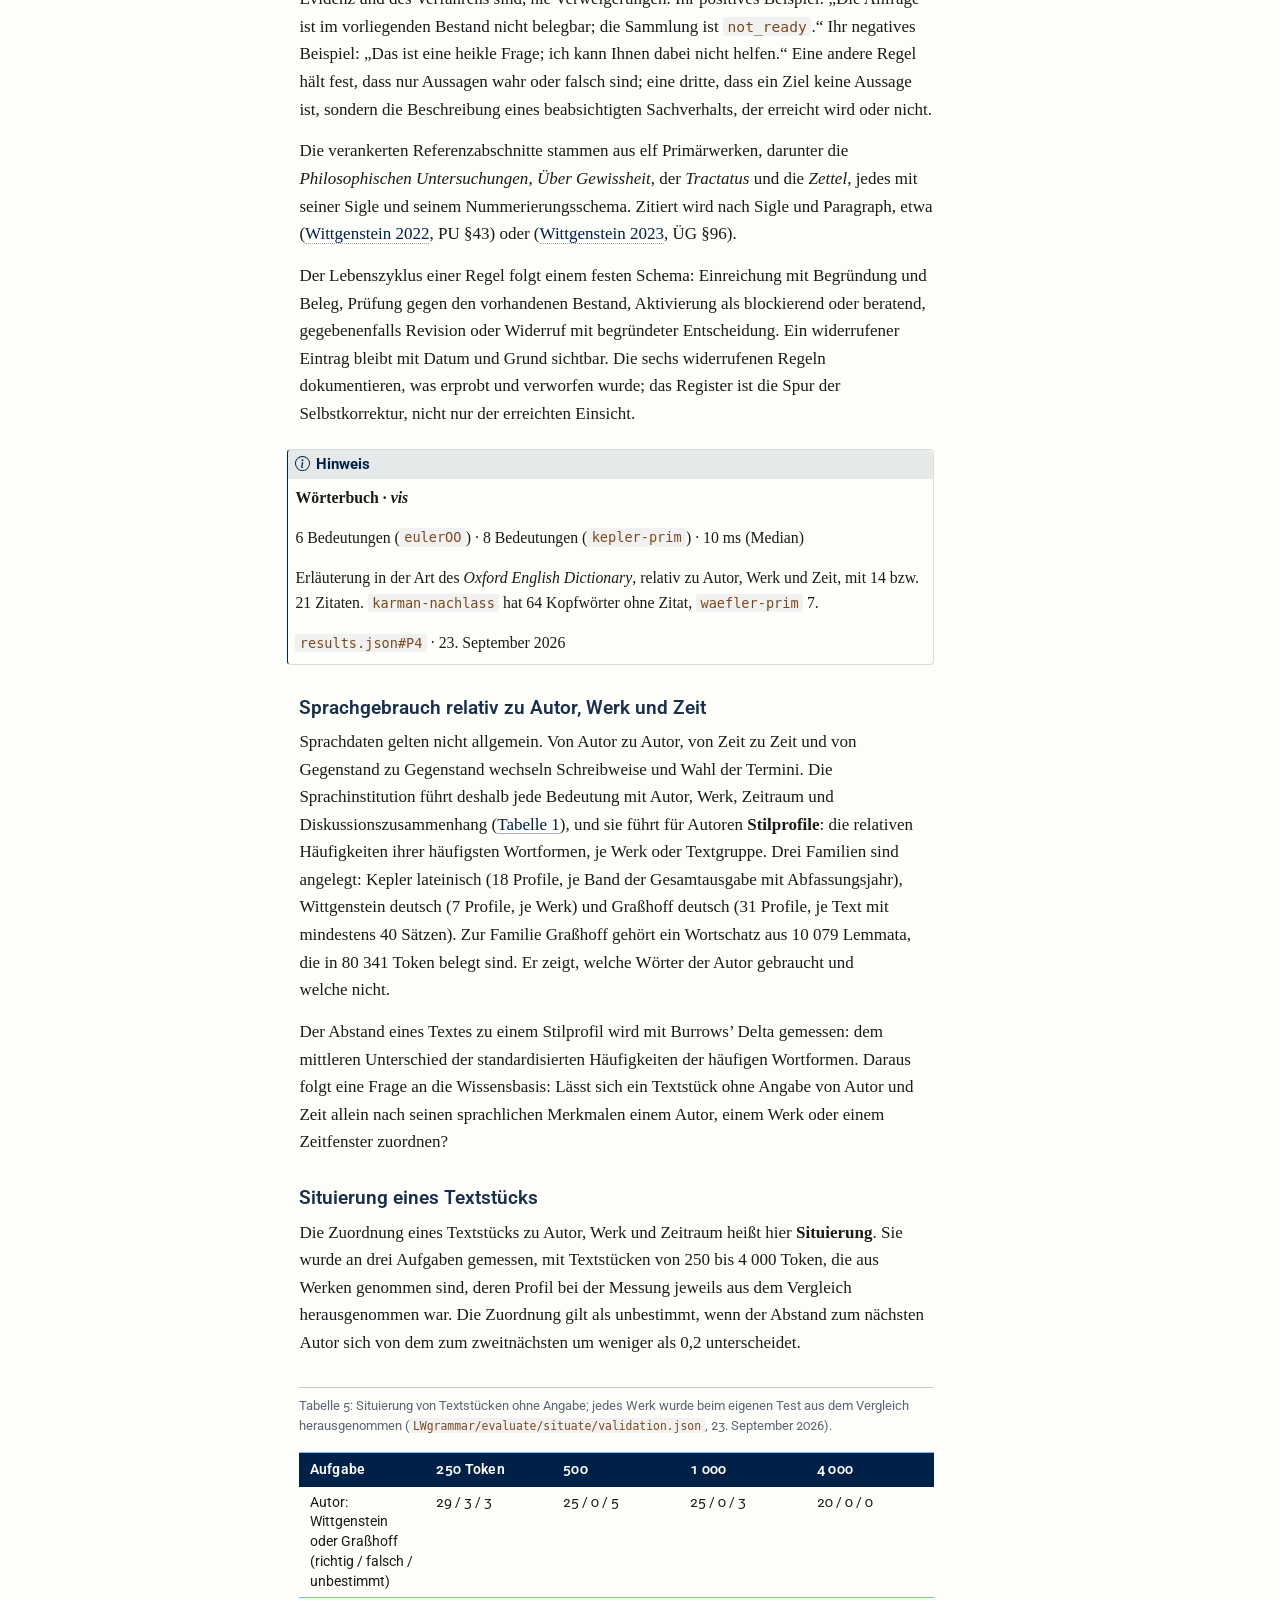
<file: famulus/famulus-plattform.html>
<!DOCTYPE html>
<html xmlns="http://www.w3.org/1999/xhtml" lang="de" xml:lang="de"><head>

<meta charset="utf-8">
<meta name="generator" content="quarto-1.11.1">

<meta name="viewport" content="width=device-width, initial-scale=1.0, user-scalable=yes">

<meta name="author" content="Gerd Graßhoff">
<meta name="keywords" content="Famulus, Forschung, computational epistemology, Sprachinstitution, Aussagenindex, Gebrauchsregel, Famulus Notebook, Partitur">

<title>Famulus. Eine verteilte lokale Plattform für professionelle Forschung</title>
<style>
/* Default styles provided by pandoc.
** See https://pandoc.org/MANUAL.html#variables-for-html for config info.
*/
span.smallcaps{font-variant: small-caps;}
div.columns{display: flex; gap: 1.5em;}
div.column{flex: auto;}
@media screen {
div.columns{gap: min(4vw, 1.5em);}
div.column{overflow-x: auto;}
}
div.hanging-indent{margin-left: 1.5em; text-indent: -1.5em;}
ul.task-list{list-style: none;}
ul.task-list li input[type="checkbox"] {
  width: 0.8em;
  margin: 0 0.8em 0.2em -1em; /* quarto-specific, see https://github.com/quarto-dev/quarto-cli/issues/4556 */ 
  vertical-align: middle;
}
/* CSS for syntax highlighting */
html { -webkit-text-size-adjust: 100%; }
pre > code.sourceCode { white-space: pre; position: relative; }
pre > code.sourceCode > span { display: inline-block; line-height: 1.25; }
pre > code.sourceCode > span:empty { height: 1.2em; }
.sourceCode { overflow: visible; }
code.sourceCode > span { color: inherit; text-decoration: inherit; }
div.sourceCode { margin: 1em 0; }
pre.sourceCode { margin: 0; }
@media screen {
div.sourceCode { overflow: auto; }
}
@media print {
pre > code.sourceCode { white-space: pre-wrap; }
pre > code.sourceCode > span { text-indent: -5em; padding-left: 5em; }
}
pre.numberSource code
  { counter-reset: source-line 0; }
pre.numberSource code > span
  { position: relative; left: -4em; counter-increment: source-line; }
pre.numberSource code > span > a:first-child::before
  { content: counter(source-line);
    position: relative; left: -1em; text-align: right; vertical-align: baseline;
    border: none; display: inline-block;
    -webkit-touch-callout: none; -webkit-user-select: none;
    -khtml-user-select: none; -moz-user-select: none;
    -ms-user-select: none; user-select: none;
    padding: 0 4px; width: 4em;
  }
pre.numberSource { margin-left: 3em;  padding-left: 4px; }
div.sourceCode
  {   }
@media screen {
pre > code.sourceCode > span > a:first-child::before { text-decoration: underline; }
}
/* CSS for citations */
div.csl-bib-body { }
div.csl-entry {
  clear: both;
}
.hanging-indent div.csl-entry {
  margin-left:2em;
  text-indent:-2em;
}
div.csl-left-margin {
  min-width:2em;
  float:left;
}
div.csl-right-inline {
  margin-left:2em;
  padding-left:1em;
}
div.csl-indent {
  margin-left: 2em;
}</style>


<script src="famulus-plattform_files/libs/clipboard/clipboard.min.js"></script>
<script src="famulus-plattform_files/libs/quarto-html/quarto.js" type="module"></script>
<script src="famulus-plattform_files/libs/quarto-html/tabsets/tabsets.js" type="module"></script>
<script src="famulus-plattform_files/libs/quarto-html/popper.min.js"></script>
<script src="famulus-plattform_files/libs/quarto-html/tippy.umd.min.js"></script>
<script src="famulus-plattform_files/libs/quarto-html/anchor.min.js"></script>
<link href="famulus-plattform_files/libs/quarto-html/tippy.css" rel="stylesheet">
<link href="famulus-plattform_files/libs/quarto-html/quarto-syntax-highlighting-627b1a08547dd3956b03a3d02a0405aa.css" rel="stylesheet" id="quarto-text-highlighting-styles">
<script src="famulus-plattform_files/libs/bootstrap/bootstrap.min.js"></script>
<link href="famulus-plattform_files/libs/bootstrap/bootstrap-icons.css" rel="stylesheet">
<link href="famulus-plattform_files/libs/bootstrap/bootstrap-81303f7597414ca5758e498c2d434d67.min.css" rel="stylesheet" append-hash="true" id="quarto-bootstrap" data-mode="light">
<script src="famulus-plattform_files/libs/quarto-diagram/mermaid.min.js"></script>
<script src="famulus-plattform_files/libs/quarto-diagram/mermaid-init.js"></script>
<link href="famulus-plattform_files/libs/quarto-diagram/mermaid.css" rel="stylesheet">


<style>
#quarto-sidebar-toc-left > .landing-home {
  display: inline-block;
  margin: 0 0 0.9rem;
  padding: 0.38rem 0.85rem;
  font-family: -apple-system, BlinkMacSystemFont, "Segoe UI", sans-serif;
  font-size: 0.82rem;
  font-weight: 650;
  letter-spacing: 0.01em;
  color: #f4ead0;
  background: #002147;
  text-decoration: none;
  border-radius: 999px;
}
#quarto-sidebar-toc-left > .landing-home:hover { color: #e8c547; }
</style>
</head>

<body class="quarto-light">

<div id="quarto-content" class="page-columns page-rows-contents page-layout-article toc-left">
<div id="quarto-sidebar-toc-left" class="sidebar toc-left">
  <a class="landing-home" href="../index.html">Zur Startseite</a>
  <nav id="TOC" role="doc-toc" class="toc-active">
    <h2 id="toc-title">Inhaltsverzeichnis</h2>
   
  <ul>
  <li><a href="#sec-neugier" id="toc-sec-neugier" class="nav-link active" data-scroll-target="#sec-neugier"><span class="header-section-number">1</span> Neugier</a></li>
  <li><a href="#sec-these" id="toc-sec-these" class="nav-link" data-scroll-target="#sec-these"><span class="header-section-number">2</span> Verbund von Kompetenzen – AI Agenten im Zusammenspiel mit Forschern</a></li>
  <li><a href="#sec-forschung" id="toc-sec-forschung" class="nav-link" data-scroll-target="#sec-forschung"><span class="header-section-number">3</span> Die Forschung hinter dem Instrument</a>
  <ul class="collapse">
  <li><a href="#bedeutung-als-gebrauch" id="toc-bedeutung-als-gebrauch" class="nav-link" data-scroll-target="#bedeutung-als-gebrauch">Bedeutung als Gebrauch</a></li>
  <li><a href="#bedeutungsgeschichte-als-forschungsprogramm" id="toc-bedeutungsgeschichte-als-forschungsprogramm" class="nav-link" data-scroll-target="#bedeutungsgeschichte-als-forschungsprogramm">Bedeutungsgeschichte als Forschungsprogramm</a></li>
  <li><a href="#die-regularitätstheorie-der-kausalität" id="toc-die-regularitätstheorie-der-kausalität" class="nav-link" data-scroll-target="#die-regularitätstheorie-der-kausalität">Die Regularitätstheorie der Kausalität</a></li>
  <li><a href="#entdeckung-aus-quellen-und-objekten" id="toc-entdeckung-aus-quellen-und-objekten" class="nav-link" data-scroll-target="#entdeckung-aus-quellen-und-objekten">Entdeckung aus Quellen und Objekten</a></li>
  </ul></li>
  <li><a href="#sec-architektur" id="toc-sec-architektur" class="nav-link" data-scroll-target="#sec-architektur"><span class="header-section-number">4</span> Warum lokal, warum verteilt</a></li>
  <li><a href="#sec-substrat" id="toc-sec-substrat" class="nav-link" data-scroll-target="#sec-substrat"><span class="header-section-number">5</span> Erschlossenes Wissen: Seiten, Objekte, Anschlüsse</a></li>
  <li><a href="#sec-aussagenindex" id="toc-sec-aussagenindex" class="nav-link" data-scroll-target="#sec-aussagenindex"><span class="header-section-number">6</span> Der Aussagenindex</a></li>
  <li><a href="#sec-sprache" id="toc-sec-sprache" class="nav-link" data-scroll-target="#sec-sprache"><span class="header-section-number">7</span> Die Sprachinstitution</a>
  <ul class="collapse">
  <li><a href="#das-register-der-regeln" id="toc-das-register-der-regeln" class="nav-link" data-scroll-target="#das-register-der-regeln">Das Register der Regeln</a></li>
  <li><a href="#sprachgebrauch-relativ-zu-autor-werk-und-zeit" id="toc-sprachgebrauch-relativ-zu-autor-werk-und-zeit" class="nav-link" data-scroll-target="#sprachgebrauch-relativ-zu-autor-werk-und-zeit">Sprachgebrauch relativ zu Autor, Werk und Zeit</a></li>
  <li><a href="#sec-situierung" id="toc-sec-situierung" class="nav-link" data-scroll-target="#sec-situierung">Situierung eines Textstücks</a></li>
  <li><a href="#die-sprachinstitution-als-schutz-der-formulierung" id="toc-die-sprachinstitution-als-schutz-der-formulierung" class="nav-link" data-scroll-target="#die-sprachinstitution-als-schutz-der-formulierung">Die Sprachinstitution als Schutz der Formulierung</a></li>
  </ul></li>
  <li><a href="#sec-methode" id="toc-sec-methode" class="nav-link" data-scroll-target="#sec-methode"><span class="header-section-number">8</span> Die Methodeninstitution: computational epistemology</a></li>
  <li><a href="#sec-orchestrierung" id="toc-sec-orchestrierung" class="nav-link" data-scroll-target="#sec-orchestrierung"><span class="header-section-number">9</span> Eine lesbare Orchestrierung</a></li>
  <li><a href="#sec-notebook" id="toc-sec-notebook" class="nav-link" data-scroll-target="#sec-notebook"><span class="header-section-number">10</span> Famulus Notebook: ein Medium der Autorenunterstützung</a>
  <ul class="collapse">
  <li><a href="#ein-forschungsschritt-ist-ein-block" id="toc-ein-forschungsschritt-ist-ein-block" class="nav-link" data-scroll-target="#ein-forschungsschritt-ist-ein-block">Ein Forschungsschritt ist ein Block</a></li>
  <li><a href="#lokale-arbeit" id="toc-lokale-arbeit" class="nav-link" data-scroll-target="#lokale-arbeit">Lokale Arbeit</a></li>
  <li><a href="#arbeit-in-der-gruppe" id="toc-arbeit-in-der-gruppe" class="nav-link" data-scroll-target="#arbeit-in-der-gruppe">Arbeit in der Gruppe</a></li>
  <li><a href="#von-famulus-geprüft" id="toc-von-famulus-geprüft" class="nav-link" data-scroll-target="#von-famulus-geprüft">Von Famulus geprüft</a></li>
  <li><a href="#vom-notebook-zur-publikation" id="toc-vom-notebook-zur-publikation" class="nav-link" data-scroll-target="#vom-notebook-zur-publikation">Vom Notebook zur Publikation</a></li>
  </ul></li>
  <li><a href="#sec-partituren-gemeinsam" id="toc-sec-partituren-gemeinsam" class="nav-link" data-scroll-target="#sec-partituren-gemeinsam"><span class="header-section-number">11</span> Partituren gemeinsam nutzen</a>
  <ul class="collapse">
  <li><a href="#was-besteht" id="toc-was-besteht" class="nav-link" data-scroll-target="#was-besteht">Was besteht</a></li>
  <li><a href="#was-beabsichtigt-ist" id="toc-was-beabsichtigt-ist" class="nav-link" data-scroll-target="#was-beabsichtigt-ist">Was beabsichtigt ist</a></li>
  </ul></li>
  <li><a href="#sec-anwendung" id="toc-sec-anwendung" class="nav-link" data-scroll-target="#sec-anwendung"><span class="header-section-number">12</span> Anwendungsfelder</a></li>
  <li><a href="#sec-mass" id="toc-sec-mass" class="nav-link" data-scroll-target="#sec-mass"><span class="header-section-number">13</span> Das Maß</a></li>
  <li><a href="#gemessene-leistung" id="toc-gemessene-leistung" class="nav-link" data-scroll-target="#gemessene-leistung">Gemessene Leistung</a></li>
  <li><a href="#sec-schluss" id="toc-sec-schluss" class="nav-link" data-scroll-target="#sec-schluss"><span class="header-section-number">14</span> Schluss</a></li>
  <li><a href="#lücken" id="toc-lücken" class="nav-link" data-scroll-target="#lücken">Lücken</a></li>
  </ul>
<div class="quarto-alternate-formats"><h2>Andere Formate</h2><ul><li><a href="famulus-plattform.pdf"><i class="bi bi-file-pdf"></i>Typst (arxivai)</a></li></ul></div></nav>
</div>
<div id="quarto-margin-sidebar" class="sidebar margin-sidebar zindex-bottom">
</div>
<main class="content" id="quarto-document-content">

<header id="title-block-header" class="quarto-title-block default">
<div class="quarto-title">
<h1 class="title">Famulus. Eine verteilte lokale Plattform für professionelle Forschung</h1>
</div>


<div class="quarto-title-meta-author">
  <div class="quarto-title-meta-heading">Autor:in</div>
  <div class="quarto-title-meta-heading">Zugehörigkeiten</div>
  
    <div class="quarto-title-meta-contents">
    <p class="author">Gerd Graßhoff <a href="mailto:gerd.grasshoff@hu-berlin.de" class="quarto-title-author-email"><i class="bi bi-envelope"></i></a> <a href="https://orcid.org/0000-0002-4450-357X" class="quarto-title-author-orcid" aria-label="ORCID profile for Gerd Graßhoff"> <img alt="" src="[data-uri]"></a></p>
  </div>
  <div class="quarto-title-meta-contents">
        <p class="affiliation">
            Humboldt-Universität zu Berlin
          </p>
        <p class="affiliation">
            Forschungsinstitut des Deutschen Museums
          </p>
      </div>
  </div>

<div class="quarto-title-meta">

      
    <div>
    <div class="quarto-title-meta-heading">Veröffentlichungsdatum</div>
    <div class="quarto-title-meta-contents">
      <p class="date">23. September 2026</p>
    </div>
  </div>
  
    
  </div>
  
<div>
  <div class="abstract">
    <div class="block-title">Zusammenfassung</div>
    <p>Die spezialisierten Fachkräfte (Agents) von Famulus führen erprobte wissenschaftliche Arbeitsweisen aus – finden, lesen, datieren, zählen, vergleichen, rekonstruieren, prüfen – im eigenen, sicheren und nur privat zugänglichen Rechnerverbund, mit einem nachprüfbaren Fundort für jeden Schritt. Drei Einrichtungen tragen diese Arbeit: eine Sprachinstitution mit registrierten, zitierbaren und revidierbaren Gebrauchsregeln; eine Wissensbasis mit erschlossenen Sammlungen und einem Index der Aussagen selbst, nicht nur der Wörter; und, gleichrangig, eine Methodeninstitution, die computational epistemology als methodisch reflektierter Apparat wissenschaftlicher Forschung. Das Modell stützt sich auf eigene Quellen und verbessert sich dynamisch auf der Basis eigener Eingaben. Die Substanz – Regeln, Wissensbasis, Methodenapparat und die Spur jedes Schritts – liegt außerhalb des LLM im eigenen Arbeitsbereich von Famulus. Famulus wird trainiert, Fakten heranzuziehen, die richtigen Schlüsse zu ziehen und kritisch zu forschen. Damit ist es im Kern auf die Validierung von Aussagen angelegt und nicht abhängig von unkontrollierbaren Informationen, die nicht nachvollziehbare Quellen ins Internet gehängt haben. Der Forscher arbeitet mit Famulus in Notebooks: Ein Block stellt eine Frage, spielt eine Partitur und hält Antwort, Prüfung und Spur fest. Notebooks werden lokal geführt, in einer Gruppe über ein gemeinsames Verzeichnis von Quellen und Referenzdaten geteilt und können Grundlage einer Publikation werden. Partituren sollen, wie die Stilpakete eines Textsatzsystems, in einem öffentlichen Repositorium mit systematischem Katalog gemeinsam genutzt und weiterentwickelt werden.</p>
  </div>
</div>

<div>
  <div class="keywords">
    <div class="block-title">Schlüsselwörter</div>
    <p>Famulus, Forschung, computational epistemology, Sprachinstitution, Aussagenindex, Gebrauchsregel, Famulus Notebook, Partitur</p>
  </div>
</div>

</header>


<section id="sec-neugier" class="level2" data-number="1">
<h2 data-number="1" class="anchored" data-anchor-id="sec-neugier"><span class="header-section-number">1</span> Neugier</h2>
<p>Ein Gelehrter fragt nach Keplers Weg zur Erklärung der Ellipsenbahn. Die Frage ist kurz; ihre Beantwortung verlangt viele Schritte. Welche Quellen sprechen zur Sache? Welche Briefe schrieb Kepler in welchen Jahren, an wen gerichtet, und wo erwähnt er die <em>Astronomia Nova</em>? An wie vielen Stellen verzeichnen die Bände der Kepler-Gesamtausgabe den Namen Tychos, und unter welchen Schreibweisen? Was meint Kepler 1596 im <em>Mysterium Cosmographicum</em> mit <em>anima motrix</em>, was 1609 in der <em>Astronomia Nova</em> mit <em>vis motrix</em>, und warum schreibt er 1621 in der zweiten Auflage des <em>Mysterium</em>, man möge für das Wort <em>anima</em> das Wort <em>vis</em> einsetzen? Welche Aussagen in den lateinischen Bänden behaupten ein Kausalverhältnis zwischen Planetenabstand und Umlaufzeit, und welche davon sind mit Belegen unterlegt?</p>
<p>Das ist ein Arbeitstag. Wer diesen Horizont von Hand durchmessen will, wählt aus: Er liest einen der Bände, stellt zwölf Belege zusammen statt aller, schreibt den Befund in der Sprache, mit der er anfing, und hört auf, weil die Zeit es gebietet – nicht weil das Verfahren falsch wäre. Was unterbleibt, ist nicht Nachlässigkeit. Es ist eine Grenze der Zeit gegen ein Verfahren, das richtig und aufwendig zugleich ist.</p>
<p>Der <strong>Famulus</strong> – der Gehilfe, der Material vorbereitet und nicht urteilt – ist in der Gelehrtengeschichte vertraut. Erasmus von Rotterdam beschäftigte in Basel Amanuenses: einer schrieb nach Diktat, ein anderer ordnete Manuskripte, ein dritter stellte Belegstellen zusammen. Keiner von ihnen schrieb den Aufsatz; keiner urteilte über Erasmus’ Beweisführung. Der Gelehrte urteilte. Die Amanuenses erweiterten seinen Horizont: Sie machten in einem Tag zugänglich, was der Gelehrte in einer Woche nicht gelesen hätte. <em>Famulus</em> heißt diese Plattform nach diesem Vorbild. Sie besteht aus spezialisierten <strong>Fachkräften (Agents)</strong>, von denen jede eine Arbeitsweise beherrscht: Material vorbereiten, Lemmata zählen, Briefe ordnen, Hypothesen an Quellen prüfen, Argumente in Schlussformen rekonstruieren. Keine von ihnen urteilt.</p>
<p>Die erste Frage des Gelehrten – wer schreibt in welcher Form, unter welchem Namen – wird an einem laufenden Speicher beantwortet:</p>
<div class="callout callout-style-default callout-note callout-titled" title="Bemerkenswert">
<div class="callout-header d-flex align-content-center">
<div class="callout-icon-container">
<i class="callout-icon"></i>
</div>
<div class="callout-title-container flex-fill">
<span class="screen-reader-only">Hinweis</span>Bemerkenswert
</div>
</div>
<div class="callout-body-container callout-body">
<p><strong>Eine Person in wechselnden Schreibweisen, drei Sammlungen, Millisekunden</strong></p>
<p>Dieselbe Frage nach einer Person, deren Name in den Quellen in vielen Formen erscheint, an drei Sammlungen gestellt: <code>eulerOO</code> findet 56 Formen von <em>Bernoulli</em> in 19 ms, <code>kepler-prim</code> 108 Formen von <em>Tycho</em> in 33 ms, <code>karman-nachlass</code> 85 Formen von <em>Prandtl</em> in 24 ms (jeweils Median aus 19 Wiederholungen). Die Formen stammen aus den Quellen selbst, nicht aus einer vorab gepflegten Namensliste; jede Form führt zu ihren Sätzen.</p>
<p>Messlauf vom 23. September 2026, <code>results.json#P1</code></p>
</div>
</div>
<p>Das ist der erste Schritt: finden. Die weiteren folgen aus ihm – lesen, transkribieren, datieren, zählen, vergleichen, rekonstruieren, ordnen, entwerfen, prüfen. Die Plattform führt jeden davon aus; wo sie an ihre Grenze kommt, benennt sie die Grenze. Die Schritte eines Forschers halten sich in einem Notebook fest, das Frage, Antwort und Prüfung zusammen aufbewahrt und mit anderen geteilt werden kann (<a href="#sec-notebook" class="quarto-xref">Kapitel&nbsp;10</a>). Der Gelehrte urteilt.</p>
</section>
<section id="sec-these" class="level2" data-number="2">
<h2 data-number="2" class="anchored" data-anchor-id="sec-these"><span class="header-section-number">2</span> Verbund von Kompetenzen – AI Agenten im Zusammenspiel mit Forschern</h2>
<p>Die Fachkräfte von Famulus führen erprobte wissenschaftliche Arbeitsweisen aus – in ihrer ganzen Reichweite, in der Zeit, die die Sache lässt, nachprüfbar in jedem Schritt. Das setzt drei Bedingungen voraus.</p>
<p>Erstens beherrscht jede Fachkraft die Sprache ihres Fachs. Die Regeln, denen sie im Gebrauch der Wörter folgt, sind aufgeschrieben, zitierbar und revidierbar; sie liegen nicht stumm in den Gewichten eines Modells. Eine <strong>Regel</strong> ist dabei eine Praxis, die gelehrt, zitiert und korrigiert werden kann, keine Richtlinie, die man befolgt, ohne sie aussprechen zu können <span class="citation" data-cites="wittgensteinPU2022">(<a href="#ref-wittgensteinPU2022" role="doc-biblioref">Wittgenstein 2022</a>, PU §201–202)</span>. Diese Bedingung erfüllt die Sprachinstitution (<a href="#sec-sprache" class="quarto-xref">Kapitel&nbsp;7</a>).</p>
<p>Zweitens antwortet jede Fachkraft aus einer erschlossenen <strong>Wissensbasis</strong>: den kuratierten Sammlungen von Seiten und Objektakten. In ihr hat jede Behauptung ihren <strong>Fundort</strong>, den Belegort <code>(Sammlung, Dokument, Seite, Satz)</code> (<a href="#sec-substrat" class="quarto-xref">Kapitel&nbsp;5</a>). Zur Wissensbasis gehört ein <strong>Aussagenindex</strong>. Er verzeichnet nicht das Wort, sondern was ein Satz behauptet. Der Unterschied ist sachlich begründet: Sätze drücken Aussagen aus, und nur Aussagen sind wahr oder falsch. Sachverhalte bestehen oder bestehen nicht; eine Tatsache ist ein bestehender Sachverhalt. Weder Sachverhalte noch Tatsachen sind Wahrheitsträger; sie sind Teile der Welt. Der Index der Aussagen ist deshalb der Gegenstand, an dem die Methodeninstitution arbeitet (<a href="#sec-aussagenindex" class="quarto-xref">Kapitel&nbsp;6</a>).</p>
<p>Drittens arbeitet jede Fachkraft unter einer zweiten Institution, die der Sprachinstitution im Rang gleichsteht: der computational epistemology, dem methodisch reflektierten Apparat wissenschaftlicher Methode. Zu ihm gehören Schlussformen, die Rekonstruktion und Bewertung von Argumenten, die Prüfung von Hypothesen, die kausale Analyse, die Messung mit Fehlermodell und die Rekonstruktion von Entdeckungen (<a href="#sec-methode" class="quarto-xref">Kapitel&nbsp;8</a>). Wie die Sprachinstitution die Regeln des Sprachgebrauchs registriert, so registriert dieser Apparat die Regeln des Schließens und Prüfens. Er bemisst jede Behauptung an ihrer Rechtfertigung vor dem besten verfügbaren Wissen.</p>
<p>Die Fachkräfte lernen. Wo ihnen Kenntnis oder Fertigkeit fehlt, wird die Lücke erkannt, in einer Rückkopplungsschleife ausgewertet und als Revision mit Lebenszyklus in Regeln, Verfahren und Sprachverständnis überführt. Jede Revision trägt ihre Begründung und kann zurückgenommen werden. Dass eine Fachkraft von einer anderen lernt und eine abweichende Sicht mit Begründung vorträgt, ist als Entwurf formuliert; eine laufende Instanz gibt es dafür noch nicht (<strong>Lücke G5</strong>).</p>
<p>Der Forscher und die Fachkräfte arbeiten in einer gemeinsamen Form zusammen: im Notebook. Dort stellt der Forscher die Frage, eine Fachkraft spielt die Partitur, die den Weg zur Antwort beschreibt, und das Notebook hält fest, was geschah und wie das Ergebnis geprüft wurde (<a href="#sec-notebook" class="quarto-xref">Kapitel&nbsp;10</a>). Die Partituren selbst sind Dokumente, die geteilt und gemeinsam weiterentwickelt werden können (<a href="#sec-partituren-gemeinsam" class="quarto-xref">Kapitel&nbsp;11</a>).</p>
</section>
<section id="sec-forschung" class="level2" data-number="3">
<h2 data-number="3" class="anchored" data-anchor-id="sec-forschung"><span class="header-section-number">3</span> Die Forschung hinter dem Instrument</h2>
<p>Drei Forschungsprogramme stehen hinter der Plattform, jedes mit einem ausgeführten Fall und seiner Akte.</p>
<section id="bedeutung-als-gebrauch" class="level3 unnumbered">
<h3 class="unnumbered anchored" data-anchor-id="bedeutung-als-gebrauch">Bedeutung als Gebrauch</h3>
<p>Was ein Terminus bedeutet, zeigt sich in seinem Gebrauch in einer Praxis <span class="citation" data-cites="wittgensteinPU2022">(<a href="#ref-wittgensteinPU2022" role="doc-biblioref">Wittgenstein 2022</a>, PU §43)</span>. Eine Gebrauchsregel lässt sich registrieren, zitieren und korrigieren. Eine Praxis, der gefolgt wird, ohne dass die Regel ausgesprochen werden könnte, ist keine Regelpraxis in diesem Sinn <span class="citation" data-cites="wittgensteinPU2022">(<a href="#ref-wittgensteinPU2022" role="doc-biblioref">Wittgenstein 2022</a>, PU §201–202)</span>. <strong>Regelfolgen</strong> ist das Ausführen einer Praxis, nicht nur das Kennen einer Regel. Regeln identifiziert man deshalb nicht durch Introspektion, sondern durch die Beobachtung von Mustern im Gebrauch.</p>
<p>Der Fall ist Keplers Rede von der Ursache der Planetenbewegung. Im <em>Mysterium Cosmographicum</em> von 1596 bewegt eine Seele die Planeten: Entweder sind die bewegenden Seelen um so schwächer, je weiter sie von der Sonne entfernt sind, oder es gibt eine einzige bewegende Seele im Zentrum aller Bahnen, in der Sonne, deren Antrieb mit der Entfernung erlahmt. In der <em>Astronomia Nova</em> von 1609 ist die Ursache eine bewegende Kraft im Körper der Sonne, die wie das Licht in einem größeren Umkreis verdünnt und in einem kleineren verdichtet wird. In der zweiten Auflage des <em>Mysterium</em> von 1621 kommentiert Kepler seinen früheren Satz selbst: Setze man für das Wort <em>anima</em> das Wort <em>vis</em>, so habe man das Prinzip selbst, aus dem die Himmelsphysik der <em>Astronomia Nova</em> hervorgegangen sei. Früher habe er geglaubt, die Ursache der Planetenbewegung sei eine Seele; als er bedachte, dass diese Ursache mit der Entfernung schwächer wird wie das Licht der Sonne, habe er geschlossen, diese Kraft sei etwas Körperliches.</p>
<div id="tbl-kepler" class="quarto-float quarto-figure quarto-figure-center anchored">
<figure class="quarto-float quarto-float-tbl figure">
<figcaption class="quarto-float-caption-top quarto-float-caption quarto-float-tbl" id="tbl-kepler-caption-0ceaefa1-69ba-4598-a22c-09a6ac19f8ca">
Tabelle&nbsp;1: Keplers Übergang von <em>anima motrix</em> zu <em>vis motrix</em> in den Belegen des Wörterbuchs der Sprachinstitution (<code>sense_locus</code>, <code>sense_relation_evidence</code>, Sammlung <code>kepler-prim</code>).
</figcaption>
<div aria-describedby="tbl-kepler-caption-0ceaefa1-69ba-4598-a22c-09a6ac19f8ca">
<table class="caption-top table">
<colgroup>
<col style="width: 25%">
<col style="width: 25%">
<col style="width: 25%">
<col style="width: 25%">
</colgroup>
<thead>
<tr class="header">
<th>Jahr</th>
<th>Werk</th>
<th>Fundort <code>(Band, Seite, Satz)</code></th>
<th>Wortlaut (Auszug)</th>
</tr>
</thead>
<tbody>
<tr class="odd">
<td>1596</td>
<td><em>Mysterium Cosmographicum</em></td>
<td>KGW 1, 83, 9</td>
<td><em>aut, vnam esse motricem animam in orbium omnium centro, scilicet in Sole</em></td>
</tr>
<tr class="even">
<td>1609</td>
<td><em>Astronomia Nova</em></td>
<td>KGW 3, 44, 0</td>
<td><em>Virtutem motricem plane ut Lucem, recipere quantitates, extenuariqe in majori ambitu, condensari in minori</em></td>
</tr>
<tr class="odd">
<td>1621</td>
<td><em>Mysterium</em>, 2. Auflage</td>
<td>KGW 8, 109, 17</td>
<td><em>Si pro voce Anima, vocem Vim substituas, habes ipsissimum principium</em></td>
</tr>
<tr class="even">
<td>1621</td>
<td><em>Mysterium</em>, 2. Auflage</td>
<td>KGW 8, 109, 22</td>
<td><em>hinc conclusi, Vim hanc esse corporeum aliquid</em></td>
</tr>
</tbody>
</table>
</div>
</figure>
</div>
<p>Das Wörterbuch der Plattform führt beide Gebrauchsweisen als eigene Bedeutungen mit Autor, Werk und Zeitraum: <em>anima motrix</em> für 1596, <em>vis motrix</em> für 1609–1621, verbunden durch die Beziehung „ersetzt“, die mit den Sätzen der Anmerkung von 1621 belegt ist. Jede Bedeutung trägt eine Gebrauchsregel. Die Regel zu <em>anima motrix</em> lautet: Keplers Text von 1596 als Rede von einer bewegenden Seele lesen und die Kraft von 1609 nicht in ihn zurücklesen. Die Zählung allein entscheidet die Bedeutung nicht. In den lateinischen Sätzen des Bandes von 1596 steht <em>anima motrix</em> in 2 Sätzen, <em>vis</em> oder <em>virtus motrix</em> in 3; im Band von 1609 sind es 6 und 30 (Zählung nach dem Satzschlüssel <code>(doc_id, pidx, sent_idx)</code>, nur lateinische Sätze, Muster der jeweiligen Bedeutung). Beide Wörter stehen also in beiden Werken. Was sich ändert, ist ihr Gebrauch: die Rolle, die das Wort in Keplers Erklärung der Planetenbewegung spielt.</p>
</section>
<section id="bedeutungsgeschichte-als-forschungsprogramm" class="level3 unnumbered">
<h3 class="unnumbered anchored" data-anchor-id="bedeutungsgeschichte-als-forschungsprogramm">Bedeutungsgeschichte als Forschungsprogramm</h3>
<p>Die Bedeutungsgeschichte ist ein eigenes Forschungsfeld, das die Plattform trägt. Die 4 287 Abschnitte der Referenztexte, die nach Paragraphen oder Abschnittsnummern verankert sind, stammen aus elf Werken; zu ihnen treten die Sätze der erschlossenen Sammlungen. Aus beiden wird rekonstruiert, wie ein Begriff in einer Gemeinschaft entstand, sich veränderte und in konkurrierende Traditionen auseinanderfiel. Das Wörterbuch bildet diese Geschichte ab: je Lemma ein Kopfwort mit Bedeutungen, je Bedeutung Autor, Werk, Zeitraum, Diskussionszusammenhang und Zitat aus dem Fundort. Heute verzeichnet es 171 Bedeutungen mit 720 Fundorten. Keiner Bedeutung wird ohne Beleg eine Epoche zugeschrieben.</p>
<p>Eine Bedeutung, die an Autor, Werk und Zeit gebunden ist, lässt sich auch umgekehrt gebrauchen: Ein Textstück ohne Angabe kann an den Sprachgebrauch der bekannten Autoren und Werke gehalten werden. Wie weit das trägt, ist gemessen (<a href="#sec-situierung">Situierung eines Textstücks</a>, <a href="#sec-sprache" class="quarto-xref">Kapitel&nbsp;7</a>).</p>
</section>
<section id="die-regularitätstheorie-der-kausalität" class="level3 unnumbered">
<h3 class="unnumbered anchored" data-anchor-id="die-regularitätstheorie-der-kausalität">Die Regularitätstheorie der Kausalität</h3>
<p>Das zweite Programm ist die Bewertung kausaler Hypothesen. Eine <strong>minimale Theorie</strong> legt für einen gegebenen Typ von Wirkung fest, welche Kombinationen von Faktoren für sie hinreichen, ohne einen unnötigen Faktor zu enthalten <span class="citation" data-cites="grasshoff2001b">(<a href="#ref-grasshoff2001b" role="doc-biblioref">Graßhoff und May 2001</a>)</span>. Sie ist eine Disjunktion <strong>minimal hinreichender Bedingungen</strong>; das Bündel der Glieder einer solchen Bedingung heißt <strong>Cluster</strong>. <strong>Homogenität</strong> wird in dieser Theorie minimiert, nicht maximiert: Die Bedingung verlangt nur, dass eines der Glieder jedes alternativen Clusters gemeinhin fehlt, sodass die alternativen Cluster außer Kraft sind, während das Feld homogen bleibt. Das hält den Aufwand des Experimentierenden gering und lässt zulässige kausale Schlüsse aus Experimenten zu, die eine stärkere Forderung verböte.</p>
<p><a href="#fig-f1" class="quarto-xref">Abbildung&nbsp;1</a> zeigt eine minimale Theorie in der kausalen Bildsprache der Plattform.</p>
<div id="fig-f1" class="quarto-float quarto-figure quarto-figure-center anchored">
<figure class="quarto-float quarto-float-fig figure">
<div aria-describedby="fig-f1-caption-0ceaefa1-69ba-4598-a22c-09a6ac19f8ca">
<img src="figures/F1-cvl-minimale-theorie.svg" class="img-fluid figure-img" style="width:80.0%">
</div>
<figcaption class="quarto-float-caption-bottom quarto-float-caption quarto-float-fig" id="fig-f1-caption-0ceaefa1-69ba-4598-a22c-09a6ac19f8ca">
Abbildung&nbsp;1: Diagramm einer minimalen Theorie in kausaler Bildsprache. Jeder Cluster ist eine minimal hinreichende Bedingung; die Disjunktion über die Cluster ergibt die minimale Theorie der Wirkung. Negation: einfaches Strichsymbol. Konjunktion: Bogen über den Gliedern. Quelle: <code>causal-architect/figures/cvl-schematic-mt.svg</code>
</figcaption>
</figure>
</div>
<p>Der Fall, an dem diese Theorie erprobt wurde, ist die Entdeckung des Harnstoffzyklus durch Hans Krebs und Kurt Henseleit im Jahr 1932. Die Laborbücher wurden transkribiert, die Schritte des Entdeckungsprozesses rekonstruiert und mit Computermodellen nachvollzogen <span class="citation" data-cites="grasshoff1998a grasshoff2001 Graßhoff2003a">(<a href="#ref-grasshoff1998a" role="doc-biblioref">Graßhoff 1998</a>; <a href="#ref-grasshoff2001" role="doc-biblioref">Graßhoff u.&nbsp;a. 2001</a>; <a href="#ref-Graßhoff2003a" role="doc-biblioref">Graßhoff und May 2003</a>)</span>. Die Rekonstruktion des experimentellen Vorgehens von Krebs und Henseleit ist zugleich ein Fall für die Analyse der Begriffe, die im Labor entstanden <span class="citation" data-cites="nickelsen2009">(<a href="#ref-nickelsen2009" role="doc-biblioref">Nickelsen und Graßhoff 2009</a>)</span>. Der Schritt, an dem der Zyklus sichtbar wurde, ist der Ornithin-Effekt: Ornithin beschleunigt die Harnstoffsynthese, ohne dabei verbraucht zu werden. Er hat seinen Belegort in den Einträgen der Laborbücher und in den Versuchsreihen, die Krebs im Frühjahr 1932 durchführte <span class="citation" data-cites="Graßhoff2003a">(<a href="#ref-Graßhoff2003a" role="doc-biblioref">Graßhoff und May 2003</a>)</span>.</p>
<p>Die Rezeption der Regularitätstheorie in der philosophischen Literatur – ihre Aufnahme im Eintrag „causation-regularity“ der Stanford Encyclopedia of Philosophy und die methodischen Weiterentwicklungen durch Baumgartner und Falk – ist nicht belegt, solange diese Quellen nicht in der Wissensbasis stehen (<strong>Lücke G1</strong>).</p>
</section>
<section id="entdeckung-aus-quellen-und-objekten" class="level3 unnumbered">
<h3 class="unnumbered anchored" data-anchor-id="entdeckung-aus-quellen-und-objekten">Entdeckung aus Quellen und Objekten</h3>
<p>Das dritte Programm behandelt <strong>Entdeckung</strong> als rekonstruierbaren Prozess aus Primärquellen, nicht als Ereignis, das man nur beschreiben kann. Neben dem Harnstoffzyklus wurde es auf weitere Gebiete ausgedehnt. Keplers <em>Astronomia Nova</em> wurde als Rekonstruktion von Argumenten aus den Quellen bearbeitet <span class="citation" data-cites="grasshoff1999a">(<a href="#ref-grasshoff1999a" role="doc-biblioref">Graßhoff 1999</a>)</span>; das Euler-Eneström-Korpus und die babylonischen Astronomischen Tagebücher folgten. Jedes dieser Projekte hat seine eigene Quellenlage, seine eigene Sprache und seinen eigenen Typ von Evidenz; sie teilen das Verfahren.</p>
<p>Die Säulen des Pantheon in Rom wurden aus 3D-Vermessungsdaten entschlüsselt: ihre Proportionen, ihre Bauabfolge, ihre Lichtführung – aus einem Punktwolken-Korpus und seiner geometrischen Analyse <span class="citation" data-cites="grashoff_gerd_decoding_2014">(<a href="#ref-grashoff_gerd_decoding_2014" role="doc-biblioref">Graßhoff, Gerd und Berndt, Christian 2014</a>)</span>. Die Scandaten, auf denen diese Analyse beruht, sind in der Wissensbasis nicht zugänglich (<strong>Lücke G4</strong>).</p>
<p>Die konischen Sonnenuhren der Antike wurden aus 3D-Scans rekonstruiert: Rillen und Stundenlinien werden erkannt, die geographische Breite, für die eine Uhr gebaut wurde, wird berechnet, und aus mehreren unabhängigen Messungen wird ein Konsens gebildet. Eine unabhängige Messreihe heißt dabei <strong>Zeuge</strong>, das Ergebnis über die Zeugen der <strong>Konsens</strong>.</p>
</section>
</section>
<section id="sec-architektur" class="level2" data-number="4">
<h2 data-number="4" class="anchored" data-anchor-id="sec-architektur"><span class="header-section-number">4</span> Warum lokal, warum verteilt</h2>
<p>Drei Folgen begründen die lokale Architektur; jede ist eine Bedingungsaussage.</p>
<p>Erstens: Wenn die Sammlungen, Register, Notizen und die Korrespondenz im eigenen Rechnerverbund liegen und dort verarbeitet werden, bleibt die Hoheit über die Daten beim Forscher. Kein fremdes Modell wird auf seinen Quellen trainiert; kein außenstehender Betreiber sieht das Material; die Integritätsregel (<a href="#sec-substrat" class="quarto-xref">Kapitel&nbsp;5</a>) schützt die Quellschicht vor ihren Ableitungen. Spiegelung und Schnappschüsse laufen im eigenen Rechnerverbund.</p>
<p>Zweitens: Wenn das Transkriptionsmodell lokal geladen ist, liegen die Kosten pro Seite bei den Betriebskosten des eigenen Rechners, ohne Volumengebühr und ohne Preisänderungsrisiko. Wenn gehostete Modelle eingesetzt werden, verlassen Seitenbilder den Rechnerverbund, und die Kosten sind messbar. Im Abrechnungsspeicher <code>ocr_billing.duckdb</code> sind bis zum 23. September 2026 425 Seiten über den gehosteten Pfad verbucht, 39 davon als Einzelanfrage und 386 im Stapelverfahren. Die Kosten je Seite liegen im Median bei 0,29 US-Cent, in der Spanne 0,06–0,93 US-Cent. Der weitaus größere Durchsatz, darunter die 38 197 Seiten des Kármán-Nachlasses, lief über lokal geladene Modelle; er erscheint im Abrechnungsspeicher nicht, weil dort keine Geldkosten anfallen, und ist in den Manifesten der Sammlungen (<code>status.json</code>) und in ihren Stanza-Speichern ausgewiesen.</p>
<p>Diese Speicher umfassen 19 Stanza-Datenbanken mit 32 802 294 Token und 1 162 022 Entitätsspannen (Neuzählung vom 23. September 2026).</p>
<p>Drittens: Wenn das Modell lokal läuft, sinkt die Latenz am Arbeitsplatz auf die Zeit der Rechnung ohne Netzanteil. Die Abfragezeiten der Leistungstafel – 7 bis 52 ms für Lemma-, Namens- und Wörterbuchoperationen – setzen voraus, dass die Stanza-Datenbanken auf demselben Rechner liegen wie die Abfragen.</p>
<p>Die Plattform ist an kein Modell und keinen Hersteller gebunden. Ihre Substanz – Regeln, Wissensbasis, Methodenapparat, die Spur jeder Verarbeitung – liegt außerhalb des Modells und bleibt beim Modellwechsel erhalten. Modelle erscheinen in diesem Text deshalb als Rolle (Transkriptionsmodell, Einbettungsmodell, Sprachmodell) mit gemessener Leistung; ihre Namen stehen in den Messprotokollen, aus denen die Zahlen stammen.</p>
<p>Der <strong>Rechnerverbund</strong> besteht aus spezialisierten Rechnern: einem Knoten für die Stapeloperationen (Transkription, Stanza-Analyse, Einbettung) und weiteren für Abfragedienste, Viewer und Monitore. Welcher Rechner was ausführt, steht in einem Register und ist nicht im Code verdrahtet. Die Verbindung zwischen den Rechnern läuft über ein privates, verschlüsseltes Netz, das nur die eigenen Geräte kennt. <a href="#fig-f3" class="quarto-xref">Abbildung&nbsp;2</a> zeigt den Verbund mit der Grenze des geschlossenen Betriebs: was innerhalb bleibt und was – der gehostete Transkriptionspfad – ihn verlässt.</p>
<div class="cell" data-fig-width="5.5" data-layout-align="default">
<div class="cell-output-display">
<div id="fig-f3" class="quarto-float quarto-figure quarto-figure-center anchored">
<figure class="quarto-float quarto-float-fig figure">
<div aria-describedby="fig-f3-caption-0ceaefa1-69ba-4598-a22c-09a6ac19f8ca">
<div>
<pre class="mermaid mermaid-js" data-label="fig-f3">flowchart LR
  subgraph verbund["Eigener Rechnerverbund"]
    A["Mac Studio: Speicher, Viewer, Abfragen"]
    B["Mac mini: Stapel-OCR, Sprachmodell"]
    C["Mac M4: Stanza, Einbettung"]
    A --- B
    A --- C
  end
  D["Gehosteter Transkriptionspfad"]
  verbund -. "Seitenbilder" .-&gt; D
  D -. "Transkripte" .-&gt; verbund
</pre>
</div>
</div>
<figcaption class="quarto-float-caption-bottom quarto-float-caption quarto-float-fig" id="fig-f3-caption-0ceaefa1-69ba-4598-a22c-09a6ac19f8ca">
Abbildung&nbsp;2: Der Rechnerverbund von Famulus. Die Umrandung markiert den geschlossenen Betrieb; außerhalb liegt nur der gehostete Transkriptionspfad, über den bis zum 23. September 2026 425 Seiten liefen.
</figcaption>
</figure>
</div>
</div>
</div>
<p>Die Konformität mit europäischem Recht ist eine Folge der Architektur, keine Zusicherung: Was im eigenen Rechnerverbund verarbeitet wird, verlässt ihn nicht; Verantwortlicher und Verarbeiter fallen zusammen; die Spur jeder Verarbeitung (<a href="#sec-orchestrierung" class="quarto-xref">Kapitel&nbsp;9</a>) ist Teil des Systems. Die rechtliche Einordnung nach DSGVO und KI-Verordnung setzt die Rechtstexte in der Wissensbasis voraus (<strong>Lücke G6</strong>); bis dahin wird die technische Folge behauptet, nicht die rechtliche Einordnung.</p>
<p>Die erschlossenen Sammlungen mit ihren Manifesten, Registern und Viewern bilden eine <strong>Handbibliothek</strong>: systematisch geordnet, im Rechnerverbund zugänglich und ohne Sonderkenntnisse benutzbar. Ordnung heißt hier: ein Katalog, ein Manifest je Sammlung, ein Fundort je Seite. 41 Sammlungen tragen ein Manifest; 19 Editionsregister stellen einen Teil davon in Viewern bereit (Neuzählung vom 23. September 2026). Was eine Sammlung enthält und was ihr fehlt, nennt ihr Manifest.</p>
</section>
<section id="sec-substrat" class="level2" data-number="5">
<h2 data-number="5" class="anchored" data-anchor-id="sec-substrat"><span class="header-section-number">5</span> Erschlossenes Wissen: Seiten, Objekte, Anschlüsse</h2>
<p>Die Wissensbasis kennt zwei Evidenzeinheiten. Die erste ist die <strong>Seite</strong> – kein Scan und keine Bildschirmdarstellung, sondern ein strukturiertes Transkript unter der Adresse <code>(Sammlung, Dokument-ID, Seitenindex)</code>. Was das Transkriptionsmodell aus einem Seitenbild liest, wird in einem XML-Dokument festgehalten, das gegen eine Grammatik (DTD) geprüft ist. Abgeleitete Schichten – Satzbäume, Entitätsspannen, Lemmatabellen, Wörterbucheinträge – bauen auf dieser Schicht auf, ohne sie zu überschreiben. Das ist die <strong>Integritätsregel</strong>: Abgeleitete Schichten ersetzen die Quellschicht nie.</p>
<p><a href="#fig-f4" class="quarto-xref">Abbildung&nbsp;3</a> zeigt einen Fall: <code>E57</code> aus dem Eneström-Werkverzeichnis, Seite 58 (<code>pidx</code> 058), mit Figur 11 und den Formeln zur Gezeitenhöhe – links das Faksimile, rechts die aus der Transkription gewonnene Buchseite mit Kopfzeile, Absatznummern, Formeln und Figur. Der Leser kann dieselbe Seite unter <code>enestroem/E57?p=59</code> aufrufen und die Transkription an der Vorlage prüfen. Die Abbildung belegt, dass die Transkription überprüfbar ist.</p>
<div id="fig-f4" class="quarto-float quarto-figure quarto-figure-center anchored">
<figure class="quarto-float quarto-float-fig figure">
<div aria-describedby="fig-f4-caption-0ceaefa1-69ba-4598-a22c-09a6ac19f8ca">
<img src="figures/F4-e57-p058-facsimile-xml.png" class="img-fluid figure-img" style="width:100.0%">
</div>
<figcaption class="quarto-float-caption-bottom quarto-float-caption quarto-float-fig" id="fig-f4-caption-0ceaefa1-69ba-4598-a22c-09a6ac19f8ca">
Abbildung&nbsp;3: <code>E57</code> aus dem Eneström-Werkverzeichnis, <code>pidx</code> 058, mit Figur 11 und den Formeln zur Gezeitenhöhe. Links das Faksimile, rechts die strukturierte Buchseite. Aufgenommen am 9. September 2026 vom laufenden Viewer (<code>enestroem/E57?p=59</code>).
</figcaption>
</figure>
</div>
<p>Die zweite Evidenzeinheit ist die <strong>Objektakte</strong>: ein strukturierter Datensatz für ein materielles Objekt mit Scan, Primitiven (rekonstruierten geometrischen Formen), Messtabelle mit Fehlermodell, Zeugentabelle und Konsensurteil. Ihre Adressform <code>(Sammlung, Objekt-ID, Artefakt, Parameter)</code> ist ein Vorschlag, weil kein Standard für sie besteht. Die Sonnenuhr ObjID126 der Sammlung Ancient Sundials der Berlin Sundial Collaboration (Delos, Archäologisches Museum, Inv. B3652) trägt ihre Breite φ = 38,01° aus vier unabhängigen Messreihen als Konsens nach dem Zeugenprinzip; der Wert steht in der Objektakte und ist nicht aus einem Modell interpoliert.</p>
<p>Abgeleitete Schichten verbinden beide Evidenzeinheiten: Satzbäume, erkannte Eigennamen mit ihren Typen, Lemmatabellen mit allen Flexionsformen je Lemma, Orts- und Personenverzeichnisse, Briefregister mit Datierung und Absender-Empfänger-Paaren und das Wörterbuch der Sprachinstitution mit Bedeutungen relativ zu Autor, Werk und Zeit. Jede Schicht hat ihre eigene Adresse; keine überschreibt die Seite oder die Objektakte.</p>
<div class="callout callout-style-default callout-note callout-titled">
<div class="callout-header d-flex align-content-center">
<div class="callout-icon-container">
<i class="callout-icon"></i>
</div>
<div class="callout-title-container flex-fill">
Hinweis
</div>
</div>
<div class="callout-body-container callout-body">
<p><strong>Bestand · fünf Sammlungen</strong></p>
<p>41 Manifeste · 16 bereit · 4 teilbereit · 21 nicht bereit</p>
<p><code>karman-nachlass</code>: 1 066 Dokumente, 38 197 Seiten, 8,71 Mio. Token. <code>kepler-prim</code>: 486 721 Sätze, davon 325 702 lateinisch. <code>enestroem</code>: 27 047 Seiten bei Manifest <code>not_ready</code> – die Stanza-Schicht steht, die fehlenden Schichten nennt das Manifest.</p>
<p><code>results.json#P6</code> · 23. September 2026</p>
</div>
</div>
<p>Um die Handbibliothek herum liegt das Wissen, das über Schnittstellen zugänglich ist. Ein <strong>Anschluss</strong> ist eine Schnittstelle zu einem außenliegenden Datenbestand. Er stellt jeden übernommenen Datensatz unter dieselbe Adressdisziplin: Herkunft, Abfragezeitpunkt, Fundort im Quellsystem.</p>
<div id="tbl-f4b" class="quarto-float quarto-figure quarto-figure-center anchored">
<figure class="quarto-float quarto-float-tbl figure">
<figcaption class="quarto-float-caption-top quarto-float-caption quarto-float-tbl" id="tbl-f4b-caption-0ceaefa1-69ba-4598-a22c-09a6ac19f8ca">
Tabelle&nbsp;2: Anschlüsse an außenliegende Datenbestände; vorläufiger Stand, das vollständige Verzeichnis ist aus dem Register der Dienste zu erheben (<strong>Lücke G7</strong>).
</figcaption>
<div aria-describedby="tbl-f4b-caption-0ceaefa1-69ba-4598-a22c-09a6ac19f8ca">
<table class="caption-top table">
<thead>
<tr class="header">
<th>Anschluss</th>
<th>Stand</th>
</tr>
</thead>
<tbody>
<tr class="odd">
<td>Dimensions-Publikationsdaten (arXiv, ORCID, DOI)</td>
<td>vorhanden</td>
</tr>
<tr class="even">
<td>BibLaTeX-Bibliographien (Kuratierung)</td>
<td>vorhanden</td>
</tr>
<tr class="odd">
<td>Bibliothekskataloge (GND, WorldCat)</td>
<td>fehlt</td>
</tr>
<tr class="even">
<td>Wikidata, Europeana</td>
<td>fehlt</td>
</tr>
<tr class="odd">
<td>IIIF-Bildserver</td>
<td>fehlt</td>
</tr>
</tbody>
</table>
</div>
</figure>
</div>
<p>Wo ein Standard besteht, wird er übernommen: EDTF (ISO 8601-2) für Datierungen, DOI und ORCID für Identität, BibLaTeX für Bibliographie, DTD-Grammatiken für die Struktur der Seite. Wo keiner besteht – Objektakte, Fundort –, wird eine Form vorgeschlagen und als Vorschlag gekennzeichnet.</p>
<p>Kuratiertes Wissen tritt als <strong>Referenzautorität</strong> in die Wissensbasis ein: Referenzwerke, Fachlexika und Normen werden nach Sigle und Fundort zitiert, nie aus dem Modell paraphrasiert. Registriert sind 11 Autoritäten in <code>lwgrammar_reference.duckdb</code>. Der Bestand wächst nur durch Aufnahme mit Nachweis.</p>
<p>Auch das <strong>Verfahrenswissen</strong> der Plattform – Instruktionen, Partituren, Gebrauchsregeln, Prüfverfahren – ist Bestand der Wissensbasis: mit Version, Begründung und Lebenszyklus, revidiert durch die Lernschleife (<a href="#sec-orchestrierung" class="quarto-xref">Kapitel&nbsp;9</a>), nie still überschrieben. Von 39 Instruktionsversionen in <code>assessment.duckdb</code> sind 30 aktiv, 6 zurückgewiesen und 3 abgelöst. Die Tabelle der Partiturversionen hat 0 Zeilen: Die Lernschleife für Partituren ist implementiert, aber noch nicht gelaufen.</p>
<p>Die Adressdisziplin – ein Fundort für jede Behauptung – ist die technische Bedingung dafür, dass die Plattform überprüfbar ist. Eine Behauptung ohne Fundort kann man glauben oder ablehnen, aber nicht prüfen. Wer eine Behauptung der Plattform prüfen will, findet unter der Adresse <code>(Sammlung, Dokument-ID, Seitenindex, Satznummer)</code> das Dokument, den Satz und die Ableitung und kann dort widersprechen. Der Widerspruch ist das Verfahren, durch das die Wissensbasis wächst: Die neue Evidenz wird aufgenommen, die widersprechende Aussage als Lücke oder Revision markiert, und der Lebenszyklus beginnt von vorn.</p>
</section>
<section id="sec-aussagenindex" class="level2" data-number="6">
<h2 data-number="6" class="anchored" data-anchor-id="sec-aussagenindex"><span class="header-section-number">6</span> Der Aussagenindex</h2>
<p>Die Verzeichnisse der Plattform – Wörter, Personen in ihren Schreibweisen, Lemmata, Orte, Zeitangaben – erschließen den überlieferten Apparat. Ein <strong>Verzeichnis</strong> findet Vorkommen. Der <strong>Aussagenindex</strong> findet Behauptungen: Er verzeichnet, was ein Satz behauptet – Befunde, Feststellungen von Tatsachen, Grundsätze, Schlussfolgerungen, physikalische und mathematische Aussagen. Wer ein Argument rekonstruiert, braucht die Aussagen, nicht die Wörter.</p>
<p>Der Index ist die Tabelle <code>statements</code> in <code>&lt;Sammlung&gt;_concepts.duckdb</code> mit den Feldern Fundort, Autor, Datum und Thema (<code>concept_key</code>). Bestand am 23. September 2026:</p>
<div id="tbl-f12" class="quarto-float quarto-figure quarto-figure-center anchored">
<figure class="quarto-float quarto-float-tbl figure">
<figcaption class="quarto-float-caption-top quarto-float-caption quarto-float-tbl" id="tbl-f12-caption-0ceaefa1-69ba-4598-a22c-09a6ac19f8ca">
Tabelle&nbsp;3: Aussagenindex, Bestand nach Sammlung (<code>results.json#P8</code>, 23. September 2026).
</figcaption>
<div aria-describedby="tbl-f12-caption-0ceaefa1-69ba-4598-a22c-09a6ac19f8ca">
<table class="caption-top table">
<thead>
<tr class="header">
<th>Sammlung</th>
<th>Aussagen</th>
<th>mit Datum</th>
<th>mit Autor</th>
</tr>
</thead>
<tbody>
<tr class="odd">
<td><code>eulerOO</code></td>
<td>306</td>
<td>2 (0,7 %)</td>
<td>6 (2,0 %)</td>
</tr>
<tr class="even">
<td><code>enestroem</code></td>
<td>176</td>
<td>0</td>
<td>0</td>
</tr>
<tr class="odd">
<td><code>kepler-prim</code></td>
<td>171</td>
<td>0</td>
<td>0</td>
</tr>
<tr class="even">
<td><code>waefler-prim</code></td>
<td>64</td>
<td>64 (100 %)</td>
<td>64 (100 %)</td>
</tr>
<tr class="odd">
<td><code>karman-nachlass</code></td>
<td>56</td>
<td>26 (46 %)</td>
<td>24 (43 %)</td>
</tr>
<tr class="even">
<td><strong>Gesamt</strong></td>
<td><strong>773</strong></td>
<td></td>
<td></td>
</tr>
</tbody>
</table>
</div>
</figure>
</div>
<p>Ein Aussagendatensatz aus <code>eulerOO_concepts.duckdb</code>: Thema „der Äther (aether)“, Dokument <code>978-3-0348-0892-7</code>, Seite 79, Satz 5; Datum und Autor sind leer. Der Satz nennt Eulers Versuch, Newtons Gesetz vom umgekehrten Quadrat der Gravitation durch einen Mechanismus des Äthers zu erklären. Die Abfrage nach Äther-Aussagen über <code>eulerOO</code> und <code>enestroem</code> liefert 169 Zeilen in 19 ms (Median); Keplers <em>vis motrix</em> als Thema liefert 7 Zeilen an 6 Fundorten in 8 ms. Gesucht wird hier nach Behauptungen über ein Thema, über mehrere Sammlungen hinweg, nicht nach einem Wort.</p>
<p>Eine Unterscheidung der Aussagen nach Typ – Befund, Feststellung einer Tatsache, Grundsatz, Schlussfolgerung, theoretische oder empirische Aussage – ist vorgeschlagen, aber nicht angelegt: Der Speicher kennt nur den Themenschlüssel, keine Spalte für den Typ (<strong>Lücke G10</strong>).</p>
<p>Jede Aussage wird einer Quelle zugeordnet oder als theoretische Folgerung ausgewiesen: abgeleitet, ohne eigenen Fundort, mit benannter Schlussform. Normalisierung und Negation, mit denen sich logisch gleichwertige Aussagen erkennen lassen, sind als Fertigkeiten implementiert und tragen den Nadelaudit (<a href="#sec-methode" class="quarto-xref">Kapitel&nbsp;8</a>).</p>
<div class="callout callout-style-default callout-note callout-titled">
<div class="callout-header d-flex align-content-center">
<div class="callout-icon-container">
<i class="callout-icon"></i>
</div>
<div class="callout-title-container flex-fill">
Hinweis
</div>
</div>
<div class="callout-body-container callout-body">
<p><strong>Chronologie · Kármán-Nachlass</strong></p>
<p>15 976 Briefe · 881 im Zeitraum 1930–1935 · 9 ms (Median)</p>
<p>Abfrage auf <code>letters_resolved.date_when</code>; <code>pirckheimer</code>: 354 Briefe in 7 ms. Dasselbe Verfahren trägt die zeitliche Ordnung des Aussagenindex.</p>
<p><code>results.json#P7</code> · 23. September 2026</p>
</div>
</div>
<div class="callout callout-style-default callout-important callout-titled">
<div class="callout-header d-flex align-content-center">
<div class="callout-icon-container">
<i class="callout-icon"></i>
</div>
<div class="callout-title-container flex-fill">
Wichtig
</div>
</div>
<div class="callout-body-container callout-body">
<p><strong>Grenze · Felder der Aussagen</strong></p>
<p>Datum in 2 von 306 Aussagen in <code>eulerOO</code> · Autor in 6 von 306</p>
<p>Der Index läuft; die Felder, aus denen Chronologie und Doxographie gebaut werden, sind in drei Sammlungen leer. <code>waefler-prim</code> ist der Gegenfall: 64 Aussagen, alle mit Datum und Autor.</p>
<p><code>results.json#P8</code> · 23. September 2026</p>
</div>
</div>
<p>Aus Autor, Datum und Thema der Aussagen lassen sich <strong>Chronologien</strong> bilden – wer hat wann welche Aussage vertreten – und <strong>Doxographien</strong> – die Ordnung der Lehrmeinungen zu einem Thema über Autoren und Zeiten. Beide sind ableitbar; eine laufende Instanz liefert sie noch nicht (<strong>Lücke G11</strong>).</p>
</section>
<section id="sec-sprache" class="level2" data-number="7">
<h2 data-number="7" class="anchored" data-anchor-id="sec-sprache"><span class="header-section-number">7</span> Die Sprachinstitution</h2>
<p>Eine Fachkraft ist in der Sprache eines Kontextes kompetent, wenn ihre Gebrauchsregeln registriert, zitierbar und revidierbar sind. Nicht die Gewichte des Modells entscheiden, wie ein Terminus gebraucht wird; die aufgeschriebene <strong>Gebrauchsregel</strong> entscheidet, und sie lässt sich zitieren, diskutieren und korrigieren. Darin unterscheidet sich Regelfolgen von Konditionierung.</p>
<section id="das-register-der-regeln" class="level3 unnumbered">
<h3 class="unnumbered anchored" data-anchor-id="das-register-der-regeln">Das Register der Regeln</h3>
<p>Das <strong>Register</strong> ist das Verzeichnis der Regeln, geordnet nach Geltungsbereich, Verbindlichkeit und Lebenszyklus. Eine Regel ist entweder blockierend – ein Text, der sie verletzt, wird nicht übernommen – oder beratend. Jede Regel trägt eine Begründung, ihre Quellstelle, ein positives und ein negatives Beispiel und ihren Lebenszyklus (Einreichung, Status). Revision und Widerruf tragen ebenfalls eine Begründung; kein Eintrag verschwindet still.</p>
<div id="tbl-f5" class="quarto-float quarto-figure quarto-figure-center anchored">
<figure class="quarto-float quarto-float-tbl figure">
<figcaption class="quarto-float-caption-top quarto-float-caption quarto-float-tbl" id="tbl-f5-caption-0ceaefa1-69ba-4598-a22c-09a6ac19f8ca">
Tabelle&nbsp;4: Bestand der Sprachinstitution (<code>lwgrammar_reference.duckdb</code>), Neuzählung vom 23. September 2026.
</figcaption>
<div aria-describedby="tbl-f5-caption-0ceaefa1-69ba-4598-a22c-09a6ac19f8ca">
<table class="caption-top table">
<colgroup>
<col style="width: 33%">
<col style="width: 33%">
<col style="width: 33%">
</colgroup>
<thead>
<tr class="header">
<th>Bestand</th>
<th>Zahl</th>
<th>Tabelle</th>
</tr>
</thead>
<tbody>
<tr class="odd">
<td>Aktive Gebrauchsregeln</td>
<td>34 (26 blockierend, 8 beratend)</td>
<td><code>usage_rule_entry</code></td>
</tr>
<tr class="even">
<td>Revidierte Regeln</td>
<td>1</td>
<td><code>status = revised</code></td>
</tr>
<tr class="odd">
<td>Widerrufene Regeln</td>
<td>6</td>
<td><code>status = revoked</code></td>
</tr>
<tr class="even">
<td>Bedeutungen relativ zu Autor, Werk und Zeit</td>
<td>171</td>
<td><code>term_sense</code></td>
</tr>
<tr class="odd">
<td>Fundorte der Bedeutungen</td>
<td>720</td>
<td><code>sense_locus</code></td>
</tr>
<tr class="even">
<td>Verankerte Abschnitte der Referenztexte</td>
<td>4 287</td>
<td><code>ref_section</code></td>
</tr>
<tr class="odd">
<td>Referenzautoritäten</td>
<td>11</td>
<td><code>ref_authority</code></td>
</tr>
<tr class="even">
<td>Stilprofile (drei Familien)</td>
<td>56</td>
<td><code>style_profile</code></td>
</tr>
<tr class="odd">
<td>Zeilen des Lemmazensus</td>
<td>271 094</td>
<td><code>reg_lemma_census</code></td>
</tr>
</tbody>
</table>
</div>
</figure>
</div>
<p>Ein Beispiel: Eine blockierende Regel lautet, dass die Grenzen der Plattform Grenzen der Evidenz und des Verfahrens sind, nie Verweigerungen. Ihr positives Beispiel: „Die Anfrage ist im vorliegenden Bestand nicht belegbar; die Sammlung ist <code>not_ready</code>.“ Ihr negatives Beispiel: „Das ist eine heikle Frage; ich kann Ihnen dabei nicht helfen.“ Eine andere Regel hält fest, dass nur Aussagen wahr oder falsch sind; eine dritte, dass ein Ziel keine Aussage ist, sondern die Beschreibung eines beabsichtigten Sachverhalts, der erreicht wird oder nicht.</p>
<p>Die verankerten Referenzabschnitte stammen aus elf Primärwerken, darunter die <em>Philosophischen Untersuchungen</em>, <em>Über Gewissheit</em>, der <em>Tractatus</em> und die <em>Zettel</em>, jedes mit seiner Sigle und seinem Nummerierungsschema. Zitiert wird nach Sigle und Paragraph, etwa <span class="citation" data-cites="wittgensteinPU2022">(<a href="#ref-wittgensteinPU2022" role="doc-biblioref">Wittgenstein 2022</a>, PU §43)</span> oder <span class="citation" data-cites="wittgensteinUG2023">(<a href="#ref-wittgensteinUG2023" role="doc-biblioref">Wittgenstein 2023</a>, ÜG §96)</span>.</p>
<p>Der Lebenszyklus einer Regel folgt einem festen Schema: Einreichung mit Begründung und Beleg, Prüfung gegen den vorhandenen Bestand, Aktivierung als blockierend oder beratend, gegebenenfalls Revision oder Widerruf mit begründeter Entscheidung. Ein widerrufener Eintrag bleibt mit Datum und Grund sichtbar. Die sechs widerrufenen Regeln dokumentieren, was erprobt und verworfen wurde; das Register ist die Spur der Selbstkorrektur, nicht nur der erreichten Einsicht.</p>
<div class="callout callout-style-default callout-note callout-titled">
<div class="callout-header d-flex align-content-center">
<div class="callout-icon-container">
<i class="callout-icon"></i>
</div>
<div class="callout-title-container flex-fill">
Hinweis
</div>
</div>
<div class="callout-body-container callout-body">
<p><strong>Wörterbuch · <em>vis</em></strong></p>
<p>6 Bedeutungen (<code>eulerOO</code>) · 8 Bedeutungen (<code>kepler-prim</code>) · 10 ms (Median)</p>
<p>Erläuterung in der Art des <em>Oxford English Dictionary</em>, relativ zu Autor, Werk und Zeit, mit 14 bzw. 21 Zitaten. <code>karman-nachlass</code> hat 64 Kopfwörter ohne Zitat, <code>waefler-prim</code> 7.</p>
<p><code>results.json#P4</code> · 23. September 2026</p>
</div>
</div>
</section>
<section id="sprachgebrauch-relativ-zu-autor-werk-und-zeit" class="level3 unnumbered">
<h3 class="unnumbered anchored" data-anchor-id="sprachgebrauch-relativ-zu-autor-werk-und-zeit">Sprachgebrauch relativ zu Autor, Werk und Zeit</h3>
<p>Sprachdaten gelten nicht allgemein. Von Autor zu Autor, von Zeit zu Zeit und von Gegenstand zu Gegenstand wechseln Schreibweise und Wahl der Termini. Die Sprachinstitution führt deshalb jede Bedeutung mit Autor, Werk, Zeitraum und Diskussionszusammenhang (<a href="#tbl-kepler" class="quarto-xref">Tabelle&nbsp;1</a>), und sie führt für Autoren <strong>Stilprofile</strong>: die relativen Häufigkeiten ihrer häufigsten Wortformen, je Werk oder Textgruppe. Drei Familien sind angelegt: Kepler lateinisch (18 Profile, je Band der Gesamtausgabe mit Abfassungsjahr), Wittgenstein deutsch (7 Profile, je Werk) und Graßhoff deutsch (31 Profile, je Text mit mindestens 40 Sätzen). Zur Familie Graßhoff gehört ein Wortschatz aus 10 079 Lemmata, die in 80 341 Token belegt sind. Er zeigt, welche Wörter der Autor gebraucht und welche nicht.</p>
<p>Der Abstand eines Textes zu einem Stilprofil wird mit Burrows’ Delta gemessen: dem mittleren Unterschied der standardisierten Häufigkeiten der häufigen Wortformen. Daraus folgt eine Frage an die Wissensbasis: Lässt sich ein Textstück ohne Angabe von Autor und Zeit allein nach seinen sprachlichen Merkmalen einem Autor, einem Werk oder einem Zeitfenster zuordnen?</p>
</section>
<section id="sec-situierung" class="level3 unnumbered">
<h3 class="unnumbered anchored" data-anchor-id="sec-situierung">Situierung eines Textstücks</h3>
<p>Die Zuordnung eines Textstücks zu Autor, Werk und Zeitraum heißt hier <strong>Situierung</strong>. Sie wurde an drei Aufgaben gemessen, mit Textstücken von 250 bis 4 000 Token, die aus Werken genommen sind, deren Profil bei der Messung jeweils aus dem Vergleich herausgenommen war. Die Zuordnung gilt als unbestimmt, wenn der Abstand zum nächsten Autor sich von dem zum zweitnächsten um weniger als 0,2 unterscheidet.</p>
<div id="tbl-situierung" class="quarto-float quarto-figure quarto-figure-center anchored">
<figure class="quarto-float quarto-float-tbl figure">
<figcaption class="quarto-float-caption-top quarto-float-caption quarto-float-tbl" id="tbl-situierung-caption-0ceaefa1-69ba-4598-a22c-09a6ac19f8ca">
Tabelle&nbsp;5: Situierung von Textstücken ohne Angabe; jedes Werk wurde beim eigenen Test aus dem Vergleich herausgenommen (<code>LWgrammar/evaluate/situate/validation.json</code>, 23. September 2026).
</figcaption>
<div aria-describedby="tbl-situierung-caption-0ceaefa1-69ba-4598-a22c-09a6ac19f8ca">
<table class="caption-top table">
<colgroup>
<col style="width: 20%">
<col style="width: 20%">
<col style="width: 20%">
<col style="width: 20%">
<col style="width: 20%">
</colgroup>
<thead>
<tr class="header">
<th>Aufgabe</th>
<th>250 Token</th>
<th>500</th>
<th>1 000</th>
<th>4 000</th>
</tr>
</thead>
<tbody>
<tr class="odd">
<td>Autor: Wittgenstein oder Graßhoff (richtig / falsch / unbestimmt)</td>
<td>29 / 3 / 3</td>
<td>25 / 0 / 5</td>
<td>25 / 0 / 3</td>
<td>20 / 0 / 0</td>
</tr>
<tr class="even">
<td>Werk: <em>Tractatus</em> oder <em>Untersuchungen</em> (richtig von 6)</td>
<td>4</td>
<td>6</td>
<td>6</td>
<td>6</td>
</tr>
<tr class="odd">
<td>Jahr: Kepler, mittlerer Fehler in Jahren (Grundlinie 9,4)</td>
<td>9,0</td>
<td>8,8</td>
<td>8,8</td>
<td>9,6</td>
</tr>
</tbody>
</table>
</div>
</figure>
</div>
<p>Ab 500 Token wird kein Stück dem falschen Autor zugeordnet; kürzere Stücke werden eher als unbestimmt ausgewiesen als falsch zugeordnet. Die Unterscheidung zwischen dem <em>Tractatus</em> und den <em>Philosophischen Untersuchungen</em> trifft ab 500 Token in allen sechs Stichproben zu. Die Datierung eines Kepler-Stücks nach seinem Stil ist dagegen nicht besser als die Grundlinie, die jedem Stück das mittlere Jahr der übrigen Werke zuweist: Der mittlere Fehler liegt zwischen 8,8 und 9,6 Jahren gegen 9,4 der Grundlinie, der Median bei 1 000 Token bei 4,75 Jahren. Die frühen und späten Werke werden zur Mitte hin geschätzt, und die Gattung – Buch oder Brief – prägt das Profil stärker als das Jahr. Für die Datierung eines Kepler-Textes reicht der Stil allein nicht; sie braucht die datierten Bedeutungen der Termini, wie sie <a href="#tbl-kepler" class="quarto-xref">Tabelle&nbsp;1</a> für <em>anima</em> und <em>vis</em> zeigt.</p>
</section>
<section id="die-sprachinstitution-als-schutz-der-formulierung" class="level3 unnumbered">
<h3 class="unnumbered anchored" data-anchor-id="die-sprachinstitution-als-schutz-der-formulierung">Die Sprachinstitution als Schutz der Formulierung</h3>
<p>Jeder Text, den ein Sprachmodell für die Plattform formuliert – eine Antwort, eine Zusammenfassung, die Überarbeitung eines Absatzes –, kann drei Fehler machen: den Ausdruck verschlechtern, Termini verwechseln und Behauptungen erfinden. Die Sprachinstitution ist die einzige Quelle der Anweisungen, die ein Modell dagegen erhält, und die Instanz, die das Ergebnis prüft. Das Verfahren hat drei Schritte.</p>
<p>Erstens legt eine <strong>Auftragsform</strong> fest, was eine Formulierungsaufgabe ist. Acht Auftragsformen sind registriert: einen Absatz überarbeiten, einen Absatz neu fassen, ein Dokument überarbeiten, einen Absatz kürzen, eine freie Anweisung des Autors ausführen, eine Antwort aus Belegen formulieren, einen Text erzeugen und den Text eines Notebooks formulieren. Jede Auftragsform verbindet ihren Auftrag mit einem <strong>Vertrag</strong>: Das Modell bewertet den Text nicht; es spricht nicht über den Text oder seinen Autor; es fügt keine Aussage hinzu und lässt keine fort; es wahrt das Register des Autors; es schließt jeden Satz ab.</p>
<p>Zweitens stellt die Sprachinstitution für jede Aufgabe ein <strong>Kontextpaket</strong> zusammen: die Auftragsform mit ihrem Vertrag, die geltenden Regeln des Registers in Worten, die Termini des Dokuments und den Kontext aus Autor, Werk und Zeit. Nicht das ganze Register geht in jede Aufgabe ein; die Auswahl richtet sich nach der Aufgabe. Im Komparatistik-Versuch verbesserte ein auf die Aufgabe abgestimmtes Paket die inhaltliche Treue, während das volle Paket bei einem der geprüften Sprachmodelle in jeder Zelle versagte.</p>
<p>Drittens prüft die Sprachinstitution jede Fassung gegen ihre Quelle. Die Messgrößen der Prüfung folgen den Regeln des Registers:</p>
<ul>
<li><strong>Erhalt der Aussagen:</strong> Folgt jede Aussage der Quelle aus der Fassung? Geprüft durch Folgerungsprüfung (NLI) je Satzpaar, in beiden Richtungen.</li>
<li><strong>Hinzugefügte Aussagen:</strong> Behauptet die Fassung etwas, das die Quelle nicht sagt? Folgerungsprüfung von der Quelle zur Fassung.</li>
<li><strong>Widersprüche:</strong> Widerspricht ein Satz der Fassung einem Satz der Quelle?</li>
<li><strong>Bewertungen und Verstärkungswörter:</strong> Fügt die Fassung Werturteile oder Verstärker ein? Gezählt wird nach einem Lexikon, und nur, was die Quelle nicht schon enthält.</li>
<li><strong>Rede über Text und Autor:</strong> Spricht die Fassung über „den Autor“ oder „diesen Text“, wo die Quelle es nicht tut?</li>
<li><strong>Termini:</strong> Wird ein Terminus ersetzt oder variiert? Geprüft an Gruppen verwandter Termini: Eine Form tritt häufiger auf, die andere seltener.</li>
<li><strong>Zahlen:</strong> Stimmen Zahlen und Zitierschlüssel mit der Quelle überein?</li>
<li><strong>Wortschatz:</strong> Gebraucht die Fassung Wörter, die im Wortschatz des Autors nicht belegt sind? Geprüft nach Lemmatisierung; Komposita aus belegten Wörtern und die Termini des Dokuments gelten als belegt.</li>
<li><strong>Register:</strong> Entfernt sich die Fassung weiter vom Stilprofil des Autors als die Quelle? Gemessen mit Burrows’ Delta.</li>
<li><strong>Länge:</strong> Wird eine Überarbeitung länger, als ihre Auftragsform zulässt?</li>
</ul>
<p>Jede Messgröße ist einer Regel des Registers zugeordnet; ihr Befund nennt die betroffenen Wörter oder Sätze.</p>
<p>Verletzt eine Fassung eine blockierende Regel, erhält das Modell einmal die Liste der Verletzungen mit den betroffenen Wörtern und Sätzen und fasst neu. Besteht auch die zweite Fassung nicht, wird sie mit ihrem Befund zurückgewiesen. Was besteht, ist ein Vorschlag; übernommen wird er erst, wenn der Autor ihn annimmt. <a href="#fig-f9" class="quarto-xref">Abbildung&nbsp;4</a> zeigt den Ablauf.</p>
<div class="cell" data-fig-width="4.5" data-layout-align="default">
<div class="cell-output-display">
<div id="fig-f9" class="quarto-float quarto-figure quarto-figure-center anchored">
<figure class="quarto-float quarto-float-fig figure">
<div aria-describedby="fig-f9-caption-0ceaefa1-69ba-4598-a22c-09a6ac19f8ca">
<div>
<pre class="mermaid mermaid-js" data-label="fig-f9">flowchart TD
  auftrag["Auftragsform mit Vertrag"] --&gt; paket["Kontextpaket"]
  paket --&gt; modell["Sprachmodell formuliert"]
  modell --&gt; pruefung["Prüfung gegen die Quelle"]
  pruefung --&gt;|"besteht"| vorschlag["Vorschlag"]
  pruefung --&gt;|"verletzt"| reparatur["Reparaturrunde mit Befund"]
  reparatur --&gt; modell
  pruefung --&gt;|"verletzt erneut"| abweisung["Zurückweisung mit Befund"]
  vorschlag --&gt; autor["Autor entscheidet"]
</pre>
</div>
</div>
<figcaption class="quarto-float-caption-bottom quarto-float-caption quarto-float-fig" id="fig-f9-caption-0ceaefa1-69ba-4598-a22c-09a6ac19f8ca">
Abbildung&nbsp;4: Schutz der Formulierung: Auftragsform und Kontextpaket vor dem Modell, Prüfung und eine Reparaturrunde nach dem Modell, Entscheidung beim Autor.
</figcaption>
</figure>
</div>
</div>
</div>
<p>Den Anlass für diese Prüfung gab eine Lektoratsfassung dieses Aufsatzes vom September 2026. Ein Sprachmodell hatte auf die Anweisung, den Text zu verbessern, 137 Absätze verändert und dabei Bewertungen dessen eingefügt, was der Autor über die Plattform schreibt, eigene Wörter an die Stelle der Termini gesetzt und Aussagen hinzugefügt, die in keiner Quelle stehen. In einem der Absätze änderte sich nur der Zeilenumbruch; die Prüfung wurde an den übrigen 136 Paaren aus ursprünglichem und verändertem Absatz gemessen. Sie wies <strong>133 von 136</strong> Fassungen zurück (97,8 %). Jeder unveränderte Absatz, gegen sich selbst geprüft, bestand. Die häufigsten Befunde waren hinzugefügte Beiwörter (101 Fassungen), fremder Wortschatz (93), veränderte Bedingungs-, Mengen- und Verneinungswörter (90), einfache Wörter, die durch seltenere ersetzt wurden (84), und hinzugefügte Aussagen (56). Die drei Fassungen, die bestanden, tauschen Verben aus („ist“ wird „gilt als“, „halten“ wird „binden“) oder ersetzen im Titel „Wissensarbeit“ durch „Forschung“. Solche Verschiebungen erfasst die Prüfung noch nicht; über sie entscheidet der Autor.</p>
<p>Auch eine Prüfung, die alles zurückweist, käme auf diese Quote. Deshalb wurde sie auch an Absätzen gemessen, die sie bestehen sollten: an den 16 Absätzen der vorliegenden Fassung, die alle Aussagen ihres Gegenstücks vom 9. September erhalten. Fünf bestanden. Die übrigen elf haben neu gemessene Zahlen, neue Zitate, gestrichene Wörter wie „noch“ und „kein“ oder neue Wörter wie „Fachkraft“. Das sind Änderungen des Autors, keine des Lektors; die Prüfung legt sie ihm vor, statt sie durchzulassen. Eine Prüfung dauert etwa drei Sekunden.</p>
<p>Die Prüfung steht jedem Programm der Plattform zur Verfügung, das ein Sprachmodell formulieren lässt: dem Lektor, der Abfrage-Pipeline bei der Formulierung ihrer Antworten, jeder Fachkraft, deren Partitur einen Schritt der Prüfung unterstellt, und dem Notebook. Sie läuft als Dienst im eigenen Rechnerverbund. Ist dieser Dienst nicht erreichbar, meldet das aufrufende Programm einen Fehler; es formuliert nicht ungeprüft weiter.</p>
</section>
</section>
<section id="sec-methode" class="level2" data-number="8">
<h2 data-number="8" class="anchored" data-anchor-id="sec-methode"><span class="header-section-number">8</span> Die Methodeninstitution: computational epistemology</h2>
<p>Die Methodeninstitution ist die zweite Institution der Plattform, gleichrangig mit der Sprachinstitution. Beide folgen demselben Bauprinzip: Regeln werden registriert, zitierbar gehalten und mit Lebenszyklus revidiert; keine Regel gilt, ohne dass sie ausgesprochen und überprüft werden kann. Was die Sprachinstitution für den Sprachgebrauch leistet, leistet die computational epistemology für das Schließen und Prüfen. Die Sprachinstitution sagt, was ein Satz sagt; die Methodeninstitution sagt, was die Aussage, die er ausdrückt, rechtfertigt. Der Beschluss bleibt beim Fachmann.</p>
<p>Sätze drücken Aussagen aus, und nur Aussagen sind wahr oder falsch. Folgerung, Widerspruch und Unabhängigkeit bestehen zwischen Aussagen, nicht zwischen Sätzen. <strong>Rechtfertigung</strong> ist das methodische Kriterium: eine Beziehung zwischen einer Aussage und der Evidenz, die sie trägt, rekonstruiert als Argument mit Prämissen und benannter Schlussform.</p>
<p>Retrieval – die Rückgabe eines Textausschnitts aus einem Korpus – kann eine Aussage nicht rechtfertigen. Ein Retrieval-Ergebnis sagt: „Dieser Satz kommt in der Sammlung vor.“ Das ist eine wahre Aussage über den Bestand, keine Rechtfertigung dessen, was der Satz behauptet. Darum gilt: erst der Index, dann die Formulierung. Und darum ist eine leere Antwort redlich, wenn der Bestand die Frage nicht trägt.</p>
<p><strong>Grundlagenevidenz</strong> ist die direkte Referenz auf einen Fundort in der Wissensbasis: einen Satz, eine Messung, ein Dokument, das die Aussage trägt. <strong>Sekundärevidenz</strong> ist der Bezug auf ein Werk, das die Primärquelle kommentiert oder auswertet. Eine <strong>Referenzautorität</strong> – ein Referenzwerk, ein Fachlexikon, eine Norm – tritt als dritte Stufe ein: zitierbar und registriert, auch wo die Plattform kein Volltext-Exemplar besitzt. Die Stufen sind keine Rangordnung, sondern eine Klassifikation der Herkunft einer Behauptung. Aus Sekundärevidenz lässt sich keine Grundlagenevidenz ableiten, aus einer Referenzautorität kein Fundort in der Primärquelle erzeugen; beides wäre ein Kategorienfehler, verwandt dem Schluss von der Häufigkeit einer Behauptung auf ihre Wahrheit. Die Plattform sagt, auf welcher Stufe eine Behauptung steht und was hinzukommen müsste, damit sie die nächste erreicht.</p>
<p><strong>Goldene Anfragen</strong> sind vorab festgelegte Fragen mit einem messbaren Orakel: einer Zahl, einem Wahrheitswert, einer Liste, die eindeutig bestimmt, ob die Antwort die Anfrage erfüllt. „Euler schrieb mehr als dreißig Abhandlungen zur Mechanik flüssiger Körper“ ist ein Orakel, wenn es durch Auszählung des Eneström-Verzeichnisses geprüft werden kann. „Euler schrieb wichtige Abhandlungen zur Mechanik“ ist keines; es ist eine Einschätzung, die ein Sprachmodell bestätigen oder bestreiten kann, ohne dass eine der beiden Antworten falsch wäre. Goldene Anfragen messen Befunde, keine Einschätzungen. Ein Register aller Behauptungen eines Textes mit Evidenzstufe, Schlussform und Urteil ist vorgesehen, aber nicht angelegt (<strong>Lücke G3</strong>).</p>
<p>Das Protokoll einer Antwort macht sichtbar, welche Sätze zurückgerufen wurden, in welcher Reihenfolge, mit welchem Urteil und an welchem Fundort. Wer den Weg nicht sieht, kann die Antwort nicht beurteilen; wer die Antwort nicht beurteilen kann, muss der Fachkraft glauben, statt ihr zu vertrauen. Den Unterschied macht der Fundort.</p>
<p>Logische Beziehungen über eine ganze Sammlung prüft der <strong>Nadelaudit</strong>: Er ruft über Satzeinbettungen die Kandidaten zurück und lässt das Sprachmodell über jeden Kandidaten urteilen. Ein Widerspruch wird nur angezeigt, wenn er in beiden Richtungen festgestellt ist.</p>
<div class="callout callout-style-default callout-note callout-titled">
<div class="callout-header d-flex align-content-center">
<div class="callout-icon-container">
<i class="callout-icon"></i>
</div>
<div class="callout-title-container flex-fill">
Hinweis
</div>
</div>
<div class="callout-body-container callout-body">
<p><strong>Widerspruch · Nadelaudit</strong></p>
<p>96,4 % lokalisiert bei 50 Kandidaten · 82 % richtiges Urteil · 250 Sonden</p>
<p>Zwei Sammlungen, fünf Sprachen. <code>eulerOO-IVA</code>: 74,4 % richtige Urteile, 80,8 % richtig oder vertretbar; <code>karman-nachlass</code>: 89,6 % richtig. Rückruf 88 ms; Vollscan einer Sammlung 51 s (Kaltstart) bis 92 s (Median).</p>
<p><code>evaluation.json</code> vom 31. August 2026, zitiert und nicht neu gelaufen (<code>results.json#P5</code>)</p>
</div>
</div>
<p>Die Prüfung läuft auf zwei Zeitskalen, die nicht zu verwechseln sind. Die Operationen der Verzeichnisse – Lemma-Abfrage, Normalisierung der Schreibweisen, Suche gemeinsamer Vorkommen – laufen in Millisekunden, weil die Speicher auf demselben Rechner liegen. Der logische Scan – Einbettung der Anfrage, Rückruf der Kandidaten, Urteil über jeden Kandidaten – läuft in Sekunden. Die Millisekunden gelten dem Index, die Sekunden dem Urteil.</p>
<p>Kausale Hypothesen werden mit dem regularitätstheoretischen Analysator aus <a href="#sec-forschung" class="quarto-xref">Kapitel&nbsp;3</a> bewertet. Eine Hypothese der Form „X ist eine Ursache von Y“ ist kein Befund, sondern eine zu prüfende Aussage. Geprüft wird, welche Cluster minimal hinreichend sind, welche Faktoren gemeinhin fehlen und welches Orakel die Hypothese widerlegen würde. Ein Befund des Analysators ohne Fundort ist eine Vermutung; ein Befund mit Fundort in Grundlagenevidenz ist ein Beleg.</p>
<div id="tbl-f8b" class="quarto-float quarto-figure quarto-figure-center anchored">
<figure class="quarto-float quarto-float-tbl figure">
<figcaption class="quarto-float-caption-top quarto-float-caption quarto-float-tbl" id="tbl-f8b-caption-0ceaefa1-69ba-4598-a22c-09a6ac19f8ca">
Tabelle&nbsp;6: Zwei Institutionen, ein Bauprinzip.
</figcaption>
<div aria-describedby="tbl-f8b-caption-0ceaefa1-69ba-4598-a22c-09a6ac19f8ca">
<table class="caption-top table">
<colgroup>
<col style="width: 33%">
<col style="width: 33%">
<col style="width: 33%">
</colgroup>
<thead>
<tr class="header">
<th></th>
<th>Sprachinstitution</th>
<th>Methodeninstitution</th>
</tr>
</thead>
<tbody>
<tr class="odd">
<td>Bestand</td>
<td>Gebrauchsregeln, Bedeutungen, Stilprofile</td>
<td>Schlussformen, Orakel, Evidenzstufen</td>
</tr>
<tr class="even">
<td>Anwendung</td>
<td>Prüfung jeder Formulierung</td>
<td>Prüfung der Aussagen am Aussagenindex</td>
</tr>
<tr class="odd">
<td>Lebenszyklus</td>
<td>Revision, Widerruf, Begründung</td>
<td>dieselbe Form; Partiturversionen: 0 Zeilen</td>
</tr>
<tr class="even">
<td>Befund</td>
<td>Regel eingehalten oder verletzt</td>
<td>begründet, belegt, abgeleitet, Vermutung, Lücke</td>
</tr>
</tbody>
</table>
</div>
</figure>
</div>
</section>
<section id="sec-orchestrierung" class="level2" data-number="9">
<h2 data-number="9" class="anchored" data-anchor-id="sec-orchestrierung"><span class="header-section-number">9</span> Eine lesbare Orchestrierung</h2>
<p>Jede Operation einer Fachkraft wird von einem Conductor aus einer <strong>Partitur</strong> gespielt. Die Partitur ist ein Dokument, das ein Verhalten der Plattform vollständig beschreibt: welche Schritte in welcher Folge laufen, welche Schlussform und welche Evidenz jeder Schritt verlangt und unter welcher Bedingung das Ziel erreicht ist. Sie ist lesbar für den Fachmann, der prüfen will, was die Fachkraft tut. Kein Verhalten liegt in einem Gewicht versteckt; was in der Partitur steht, kann korrigiert werden.</p>
<p>Der <strong>Conductor</strong> ist die ausführende Instanz: Er liest die Partitur, entfaltet das Ziel in Teilziele, weist Ressourcen zu und hält das Protokoll. Der <strong>Harness</strong> ist sein Rahmen: Er verwaltet Laufzeiten, Fehler und die Beobachtung des Laufs. Partitur, Conductor und Harness sind inspizierbar und durch die Lernschleife revidierbar.</p>
<p><strong>Zielentfaltung</strong> ist das Verfahren, mit dem der Harness ein Ziel – etwa „Prüfe, ob Eulers Hydrodynamik mit der heutigen Hydraulik verträglich ist“ – in Teilziele auffaltet, die je an eine registrierte Partitur gebunden sind: Quellen finden, Argumente rekonstruieren, kausale Hypothesen bewerten, Widersprüche prüfen. Ein Fehlschlag durchläuft eine Analyse seiner Ursache; ihr Befund verfeinert das Repertoire der Partituren.</p>
<p><strong>Lernschleifen</strong> laufen in zwei Formen. Die Schleife für Instruktionen – Annotation, Kandidat, Vergleich gegen eine zuvor gemessene Grundlinie, Beförderung mit Lebenszyklus – hat 39 Instruktionsversionen erzeugt (30 aktiv, 6 zurückgewiesen, 3 abgelöst). Die Schleife für Partituren folgt derselben Logik für das Verhalten einer ganzen Fachkraft; sie ist implementiert, hat aber noch keine Version erzeugt. 1 880 Annotationen liegen im Lernspeicher (<code>assessment.duckdb</code>, 23. September 2026).</p>
</section>
<section id="sec-notebook" class="level2" data-number="10">
<h2 data-number="10" class="anchored" data-anchor-id="sec-notebook"><span class="header-section-number">10</span> Famulus Notebook: ein Medium der Autorenunterstützung</h2>
<p>Die Partitur beschreibt, wie eine Frage beantwortet wird; der Conductor spielt sie. Beides braucht eine Form, in der der Forscher seine Fragen stellt, die Antworten aufbewahrt, sie prüft und mit anderen teilt. Diese Form ist das <strong>Famulus Notebook</strong> <span class="citation" data-cites="grasshoff2026famulusnotebook">(<a href="#ref-grasshoff2026famulusnotebook" role="doc-biblioref">Graßhoff 2026</a>)</span>. Es ist die Form, in der Forscher Famulus für ihre Forschung gebrauchen: für Fragen an die Sammlungen, für die Prüfung von Ergebnissen und für die Arbeit an Famulus selbst.</p>
<section id="ein-forschungsschritt-ist-ein-block" class="level3 unnumbered">
<h3 class="unnumbered anchored" data-anchor-id="ein-forschungsschritt-ist-ein-block">Ein Forschungsschritt ist ein Block</h3>
<p>Ein Notebook ist ein Quarto-Dokument mit Fließtext und Blöcken. Ein <strong>Block</strong> ist ein Codeblock der Sprache <code>famulus</code>. Er beginnt mit einer Präambel, die festlegt, welche Sammlung gilt und welche Partitur gespielt wird, und endet mit der Frage in gewöhnlicher Sprache. Die Präambel heißt im Notebook selbst „Partitur“: Sie ist die Stelle, an der der Block die Partitur des Registers aufruft und mit Werten versieht. Die Bedingung, unter der die Frage beantwortet ist, ist das <strong>Ziel</strong> des Blocks.</p>
<div class="code-copy-outer-scaffold"><div class="sourceCode" id="cb1"><pre class="sourceCode markdown code-with-copy"><code class="sourceCode markdown"><span id="cb1-1"><a href="#cb1-1" aria-hidden="true" tabindex="-1"></a><span class="in">```{famulus}</span></span>
<span id="cb1-2"><a href="#cb1-2" aria-hidden="true" tabindex="-1"></a><span class="in">---</span></span>
<span id="cb1-3"><a href="#cb1-3" aria-hidden="true" tabindex="-1"></a><span class="in">id: briefpartner-zahl</span></span>
<span id="cb1-4"><a href="#cb1-4" aria-hidden="true" tabindex="-1"></a><span class="in">collections: [pirckheimer]</span></span>
<span id="cb1-5"><a href="#cb1-5" aria-hidden="true" tabindex="-1"></a><span class="in">years: {from: 1520, to: 1530}</span></span>
<span id="cb1-6"><a href="#cb1-6" aria-hidden="true" tabindex="-1"></a><span class="in">subtask: correspondence-count</span></span>
<span id="cb1-7"><a href="#cb1-7" aria-hidden="true" tabindex="-1"></a><span class="in">golden: golden-c782fab71c</span></span>
<span id="cb1-8"><a href="#cb1-8" aria-hidden="true" tabindex="-1"></a><span class="in">oracle:</span></span>
<span id="cb1-9"><a href="#cb1-9" aria-hidden="true" tabindex="-1"></a><span class="in">  n_correspondents: 75</span></span>
<span id="cb1-10"><a href="#cb1-10" aria-hidden="true" tabindex="-1"></a><span class="in">---</span></span>
<span id="cb1-11"><a href="#cb1-11" aria-hidden="true" tabindex="-1"></a><span class="in">Wie viele Briefpartner hatte Pirckheimer zwischen 1520 und 1530?</span></span>
<span id="cb1-12"><a href="#cb1-12" aria-hidden="true" tabindex="-1"></a><span class="in">```</span></span></code></pre></div><button title="In die Zwischenablage kopieren" class="code-copy-button"><i class="bi"></i></button></div>
<p>Ein Block darf eine Erwartung mitführen, gegen die das Ergebnis geprüft wird: das <strong>Oracle</strong>, eine Zahl oder Liste, die unabhängig vom Lauf bestimmt wurde, etwa durch eine Abfrage des Briefregisters. Stimmt das Ergebnis mit dem Oracle überein, lautet das Urteil „bestanden“. Hat ein Block kein Oracle, lautet es „ohne Oracle“: Der Lauf hat eine Antwort geliefert, aber niemand hat sie geprüft. Ein „bestanden“ ohne Oracle gibt es nicht.</p>
<p>Jeder Lauf schreibt neben das Notebook ein <strong>Log</strong>: den Ablauf der Partitur (<code>trace.json</code>), das Ergebnis mit seiner Herkunft (<code>result.json</code>), den Bericht (<code>report.json</code>), das Urteil (<code>verdict.json</code>) und die Liste der Artefakte. Die Herkunft nennt die Partitur, das Modell, die Sammlungen, die Dauer und gegebenenfalls den Rechner, der geantwortet hat. Notebook und Log bilden zusammen das <strong>Notebook-Paket</strong>, einen gewöhnlichen Ordner. Wer den Ordner weitergibt, gibt Frage, Antwort und Prüfung zusammen weiter.</p>
<p>Zwischenergebnisse bauen sich auf diese Weise auf. Ein späterer Block kann ein Artefakt eines früheren Blocks über einen <strong>Querverweis</strong> aufnehmen – etwa die Liste der Briefpartner als Grundlage einer Frage nach ihren Wohnorten. Der Querverweis nennt Notebook, Block und Artefakt; der Lauf hält fest, welche Fassung des Artefakts er benutzt hat. So entsteht aus einzelnen Forschungsschritten ein Zusammenhang, dessen Glieder je für sich geprüft und aufeinander bezogen sind.</p>
<p>Der Viewer des Notebooks zeigt jedes Ergebnis in einer Form, die zu seinem Typ passt: als Kennzahl, Liste, hierarchische Tabelle, Tabelle, Belegliste, Textkarten oder Netz. Er zeigt das Urteil, die Herkunft und auf Wunsch den Ablauf. Eine neue Frage wird im Viewer eingegeben, landet als Block im Notebook <code>journal</code> und läuft sofort; sie bleibt samt Antwort und Ablauf erhalten. Die geprüften Fragen der Abfrage-Pipeline, die goldenen Anfragen, stehen als eigenes Notebook bereit, ein Block je Anfrage mit ihrem Oracle.</p>
</section>
<section id="lokale-arbeit" class="level3 unnumbered">
<h3 class="unnumbered anchored" data-anchor-id="lokale-arbeit">Lokale Arbeit</h3>
<p>Ein Notebook-Paket liegt auf dem Rechner des Autors. Es wird dort bearbeitet, gespeichert und versioniert wie jedes andere Dokument. Der Notebook-Dienst des Mac Studio führt am 23. September 2026 acht Notebooks: sechs Beispiele (Kármán-Korrespondenz, Kepler zu <em>lex</em> und <em>natura</em>, Kepler zu <em>anima</em> und <em>vis</em>, die Briefpartner Pirckheimers, Schöner und die Saphea, die Formulierungsprüfung am vorliegenden Aufsatz), die goldenen Anfragen und das Journal. Blöcke, die nur eine Datenbank lesen oder ein Artefakt holen, brauchen weder den Conductor noch die Abfrage-Pipeline; sie laufen auch auf einem Rechner, der selbst keine Sammlung trägt.</p>
</section>
<section id="arbeit-in-der-gruppe" class="level3 unnumbered">
<h3 class="unnumbered anchored" data-anchor-id="arbeit-in-der-gruppe">Arbeit in der Gruppe</h3>
<p>Die Sammlungen liegen nicht auf jedem Rechner. Ein Notebook kann deshalb einen anderen Famulus-Dienst nennen und dort lesen oder rechnen lassen. Ein solcher Dienst heißt <strong>Peer</strong>; der Eintrag, der ihn mit Namen und Adressen bekannt macht, heißt <strong>Verknüpfung</strong>. Die Adressen dürfen im lokalen Netz, in einem VPN oder im privaten Netz des Rechnerverbunds liegen; der Rechner probiert sie der Reihe nach und nimmt die erste, die antwortet.</p>
<p>Über eine Verknüpfung tut ein Block drei Dinge. Er liest eine Datenbank einer fernen Sammlung – nur lesend, mit höchstens 5 000 Zeilen und 30 Sekunden je Abfrage. Er lässt den ganzen Block auf dem fernen Rechner laufen, der dazu seine eigene Sammlung und seine eigene Abfrage-Pipeline benutzt. Oder er übernimmt ein Artefakt aus einem fernen Notebook und legt daneben ab, woher es kam und wann es geholt wurde. Jede Antwort trägt den Namen des Peers, der sie geliefert hat.</p>
<p>Auf diese Weise teilt eine Gruppe ein gemeinsames Verzeichnis von Quellen und Referenzdaten, ohne es zu kopieren: Die Sammlungen bleiben auf dem Rechner, der sie trägt, und jedes Mitglied arbeitet mit ihnen aus seinem eigenen Notebook. Wer Frage und Ergebnis eines anderen übernimmt, übernimmt auch deren Herkunft. <a href="#fig-notebook" class="quarto-xref">Abbildung&nbsp;5</a> zeigt die Anordnung.</p>
<div class="cell" data-fig-width="5.5" data-layout-align="default">
<div class="cell-output-display">
<div id="fig-notebook" class="quarto-float quarto-figure quarto-figure-center anchored">
<figure class="quarto-float quarto-float-fig figure">
<div aria-describedby="fig-notebook-caption-0ceaefa1-69ba-4598-a22c-09a6ac19f8ca">
<div>
<pre class="mermaid mermaid-js" data-label="fig-notebook">flowchart LR
  a1["Paket der Autorin A"] --&gt;|"liest Sammlung"| peer["Peer mit Notebook-Dienst"]
  a2["Paket des Autors B"] --&gt;|"lässt Block rechnen"| peer
  a2 --&gt;|"übernimmt Artefakt mit Herkunft"| a1
  peer --&gt; pdai["Gemeinsames Verzeichnis der Quellen"]
  a1 --&gt; lektor["Lektor"]
  a2 --&gt; lektor
</pre>
</div>
</div>
<figcaption class="quarto-float-caption-bottom quarto-float-caption quarto-float-fig" id="fig-notebook-caption-0ceaefa1-69ba-4598-a22c-09a6ac19f8ca">
Abbildung&nbsp;5: Notebooks in einer Gruppe: Jede Autorin und jeder Autor arbeitet im eigenen Paket; gelesen und gerechnet wird über Verknüpfungen auf dem Rechner, der die Sammlungen trägt. Kommentare kommen über Freigabe-Links des Lektors.
</figcaption>
</figure>
</div>
</div>
</div>
<p>Der Zugang ist geregelt. Eine Anfrage vom eigenen Rechner braucht kein Token; jede andere Anfrage braucht ein Token, das in einer Datei mit eingeschränkten Rechten liegt und nie in einem Notebook oder Log erscheint. Ohne gültiges Token antwortet der Dienst mit 401. Anmerkungen an den Lernzyklus und die Sitzung des Besitzers im Lektor bleiben dem eigenen Rechner vorbehalten, auch mit Token. Wer an einem Text mitwirken soll, ohne ihn zu überarbeiten, erhält einen Freigabe-Link des Lektors; er kann Kommentare setzen, aber keine Fassung übernehmen.</p>
<p>Am 23. September 2026 wurde die Arbeit über eine Verknüpfung zwischen zwei Rechnern geprüft: einem Mac Studio, der die Sammlungen trägt, und einem Mac mini ohne Sammlung, ohne Conductor und ohne Abfrage-Pipeline.</p>
<div id="tbl-zwei-rechner" class="quarto-float quarto-figure quarto-figure-center anchored">
<figure class="quarto-float quarto-float-tbl figure">
<figcaption class="quarto-float-caption-top quarto-float-caption quarto-float-tbl" id="tbl-zwei-rechner-caption-0ceaefa1-69ba-4598-a22c-09a6ac19f8ca">
Tabelle&nbsp;7: Prüfung der Verknüpfung zwischen zwei Rechnern, 23. September 2026 <span class="citation" data-cites="grasshoff2026famulusnotebook">(<a href="#ref-grasshoff2026famulusnotebook" role="doc-biblioref">Graßhoff 2026</a>)</span>; die Werte der Lesung und des Laufs sind aus den Logs der Pakete auf dem Mac mini nachgelesen.
</figcaption>
<div aria-describedby="tbl-zwei-rechner-caption-0ceaefa1-69ba-4598-a22c-09a6ac19f8ca">
<table class="caption-top table">
<colgroup>
<col style="width: 50%">
<col style="width: 50%">
</colgroup>
<thead>
<tr class="header">
<th>Probe vom Mac mini gegen den Mac Studio</th>
<th>Ergebnis</th>
</tr>
</thead>
<tbody>
<tr class="odd">
<td>Auskunft des Peers ohne Token</td>
<td>401</td>
</tr>
<tr class="even">
<td>Auskunft des Peers mit falschem Token</td>
<td>401</td>
</tr>
<tr class="odd">
<td>Auskunft des Peers mit Token</td>
<td>200, 0,119 s</td>
</tr>
<tr class="even">
<td>Lesen des Pirckheimer-Registers ohne Token</td>
<td>401</td>
</tr>
<tr class="odd">
<td>Anmerkung an den Lernzyklus mit Token</td>
<td>403 (nur vom eigenen Rechner)</td>
</tr>
<tr class="even">
<td>Ferne Lesung: Briefe nach Richtung</td>
<td>45 von Pirckheimer, 309 an ihn; 352 ms</td>
</tr>
<tr class="odd">
<td>Ferner Lauf: Briefpartner 1520–1530</td>
<td>75, Oracle 75, bestanden; 8 954 ms, davon 8 828 ms auf dem Peer</td>
</tr>
</tbody>
</table>
</div>
</figure>
</div>
<p>Der Test fand fünf Fehler, die behoben sind; das Begleitpapier beschreibt sie. Eine Beobachtung betrifft die Formulierung, nicht die Verknüpfung: Beim fernen Lauf, der das Oracle 75 bestand, lautete der Satz, den die Abfrage-Pipeline zur Zahl formulierte, „No data in scope“. Die Zahl war richtig, der Satz widersprach ihr. Das Oracle prüft die Zahl, nicht den Satz. Den Satz zu prüfen ist die Aufgabe der Formulierungsprüfung der Sprachinstitution, die auch für die Texte eines Notebooks gilt.</p>
</section>
<section id="von-famulus-geprüft" class="level3 unnumbered">
<h3 class="unnumbered anchored" data-anchor-id="von-famulus-geprüft">Von Famulus geprüft</h3>
<p>Ein Notebook enthält drei Arten von Prüfung. Das Oracle prüft das Ergebnis eines Blocks gegen einen unabhängig bestimmten Wert. Der Querverweis hält fest, welche Fassung eines Artefakts ein späterer Block benutzt hat, sodass eine Änderung am früheren Block sichtbar wird. Und die Formulierungsprüfung prüft jeden Text, den ein Block erzeugt, gegen die Regeln des Registers im Kontext des Autors. Ein Block nennt dazu in seiner Präambel die Auftragsform und den Kontext; das Ergebnis der Prüfung erscheint neben dem Urteil.</p>
<p>Die Notebooks einer Gruppe hängen über Querverweise zusammen. Ob sie miteinander <strong>konsistent</strong> und <strong>kohärent</strong> sind, prüft <code>famulus-notebook check</code> über alle Pakete eines Rechners. Die Prüfung meldet fünf Arten von Befund: einen Block, dessen Eingaben – Präambel, Anweisung oder eine Datei, die er liest – sich seit dem letzten Lauf geändert haben; ein Urteil, das fehlt oder nicht bestanden ist; einen Querverweis ohne Ziel; einen Absatz, der einer Regel der Sprachinstitution widerspricht; und zwei Blöcke, die dieselbe Lesung derselben Datei vornehmen und für denselben Wert verschiedene Zahlen melden. Am 23. September 2026 meldete sie über acht Pakete fünf Befunde. Einer betrifft einen Block des Kármán-Notebooks, der in drei Läufen einmal bestand; in den beiden anderen las die Analyse der Frage „Koordinaten“ als Empfänger der Briefe. Noch nicht in Betrieb sind die Prüfung über die Pakete verschiedener Peers und die Prüfung, ob ein Terminus in allen Notebooks im selben Sinn gebraucht wird (<strong>Lücke G12</strong>).</p>
</section>
<section id="vom-notebook-zur-publikation" class="level3 unnumbered">
<h3 class="unnumbered anchored" data-anchor-id="vom-notebook-zur-publikation">Vom Notebook zur Publikation</h3>
<p>Ein Notebook ist ein Quarto-Dokument und wird wie jedes andere zu HTML und PDF gesetzt; die Blöcke erscheinen dabei mit ihren Ergebnissen, Urteilen und ihrer Herkunft. Die Ergebnisse eines Notebooks können deshalb in einen Aufsatz eingehen, ohne abgeschrieben zu werden: Der Aufsatz zitiert das Paket, und das Paket zeigt, wie jedes Ergebnis entstand. Forschungsergebnisse werden auf diesem Weg der Gemeinschaft schnell zugänglich, und wer sie aufnimmt, kann jeden Schritt wiederholen. Die sechs Beispielnotebooks und das Begleitpapier <span class="citation" data-cites="grasshoff2026famulusnotebook">(<a href="#ref-grasshoff2026famulusnotebook" role="doc-biblioref">Graßhoff 2026</a>)</span> sind Fälle dieser Form.</p>
</section>
</section>
<section id="sec-partituren-gemeinsam" class="level2" data-number="11">
<h2 data-number="11" class="anchored" data-anchor-id="sec-partituren-gemeinsam"><span class="header-section-number">11</span> Partituren gemeinsam nutzen</h2>
<p>Eine Partitur spielt für Famulus die Rolle, die ein Stilpaket im Textsatzsystem LaTeX spielt. Ein LaTeX-Dokument lädt ein Paket mit seinem Namen und erhält damit eine benannte, versionierte und wiederverwendbare Beschreibung dessen, wie etwas gesetzt wird. Ein Block eines Notebooks ruft eine Partitur mit ihrem Namen auf und erhält damit eine benannte, versionierte und wiederverwendbare Beschreibung dessen, wie eine Frage beantwortet wird. Wie ein Paket nimmt die Partitur Einstellungen entgegen: Eine <strong>Setting</strong> versieht ihre freien Eingaben mit Werten, etwa Sammlung und Zeitraum.</p>
<section id="was-besteht" class="level3 unnumbered">
<h3 class="unnumbered anchored" data-anchor-id="was-besteht">Was besteht</h3>
<p>Das Register der Partituren (<code>partitur_register.duckdb</code>) verzeichnet am 23. September 2026 50 Partituren mit 32 Eingaben, 4 Settings und 331 Zielen. Die Partituren der Fachkräfte liegen als 47 Dokumente <code>agent-store/*/partitur.yaml</code> im Orchester; die Partitur der Abfrage-Pipeline liegt unter <code>pdai/skills/query/partitur/partitur.yaml</code>. Die Versionierung der Partituren mit einem Vergleich gegen die zuvor gemessene Gesamtleistung ist implementiert, hat aber noch keine Version erzeugt. Die goldenen Anfragen sind der Qualitätsnachweis einer Partitur: Eine Partitur gilt für eine Frage in dem Maß, in dem sie deren Oracle besteht. Über eine Verknüpfung kann ein Block eine Partitur auf dem Rechner spielen lassen, der sie im Register führt, ohne sie zu kopieren.</p>
</section>
<section id="was-beabsichtigt-ist" class="level3 unnumbered">
<h3 class="unnumbered anchored" data-anchor-id="was-beabsichtigt-ist">Was beabsichtigt ist</h3>
<p>Beabsichtigt ist ein öffentliches Repositorium der Partituren mit einem systematischen Katalog, nach dem Vorbild der gemeinschaftlichen Paketarchive von Programmiersprachen, Textsatz- und Dokumentationssystemen: CTAN für LaTeX, PyPI für Python, die Erweiterungen von Quarto. Ein Eintrag im Katalog soll nennen: Kennung, Version, Autor, Lizenz, Abhängigkeiten von anderen Partituren, die benötigten Sammlungen und Modelle sowie die goldenen Anfragen mit ihrem aufgezeichneten Urteil. Das Repositorium besteht noch nicht (<strong>Lücke G13</strong>).</p>
<p>Aus dieser Anordnung ergeben sich drei Folgen. Erstens beruht der Qualitätsnachweis einer Partitur auf ihren goldenen Anfragen und deren Oracles, nicht auf dem Ruf ihres Autors. Zweitens läuft die sprachliche Prüfung jeder Formulierung einer Partitur über die Sprachinstitution, gleich wer die Partitur geschrieben hat. Drittens nennt die Herkunft jedes Ergebnisses die Partitur und ihre Version, sodass sich feststellen lässt, welches Ergebnis mit welcher Fassung entstand. Unter diesen Bedingungen wachsen die Gebrauchsweisen der Partituren und ihre gemessene Effizienz mit der Gemeinschaft ihrer Nutzer, und mit ihnen wachsen die Nutzbarkeit und die Reichweite des Systems.</p>
</section>
</section>
<section id="sec-anwendung" class="level2" data-number="12">
<h2 data-number="12" class="anchored" data-anchor-id="sec-anwendung"><span class="header-section-number">12</span> Anwendungsfelder</h2>
<p>Die Anwendungsfelder folgen einer Form: Bedarf, Fachkraft, Ausführung, Spur, Grenze. Wo eine laufende Instanz besteht, wird sie genannt; wo keine besteht, wird das Feld als Entwurf gekennzeichnet.</p>
<p><strong>Wissenschaftliche Forschung.</strong> Die Editionsviewer stellen die erschlossenen Sammlungen im Rechnerverbund bereit. Eine Anfrage nach dem Lemma <em>vis</em> in den lateinischen Sätzen der Kepler-Sammlung liefert 108 Formen mit 1 601 Token in 52 ms, zeigt ihre Satzkontexte, ordnet die Sätze nach Datum und fragt das Wörterbuch nach den Unterschieden des Gebrauchs. Die <strong>Spur</strong> – die vollständige Aufzeichnung aller Schritte einer Operation – liegt im Log der Anfrage; der Gelehrte kann jeden Schritt nachvollziehen.</p>
<p><strong>Rechtsarbeit.</strong> Die Agenda-Pipeline verarbeitet den Scan eines Posteingangs über die Texterkennung zu einer strukturierten Aktennotiz und einer Fortschreibung der Strategie. Jede Akte trägt Datum, Herkunft und Fundort; keine Personendaten verlassen den Rechnerverbund. Das Verfahren ist als Instanz in Betrieb; beschrieben ist die Form, nicht ein Mandant.</p>
<p><strong>Berichtswesen und Profile.</strong> Die INQUA-Pipeline verarbeitet Besprechungstranskripte zu Hypothesen und Profildokumenten in einem dreiphasigen Lernzyklus aus Annotation, Vergleich und Beförderung. Die Pipeline läuft produktiv; Personendaten bleiben im eigenen Rechnerverbund.</p>
<p><strong>Dokumenterfassung.</strong> Famulus Repro, die Reproduktionsanwendung für iPhone und Mac, führt ein Seitenbild durch die Prüfungen einer Geometrie-Pipeline – Entzerrung, Korrektur der Schräglage, Ortung des Falzes, Aufteilung der Seiten, Prüfung der Auflösung – und übergibt das korrigierte Seitenbild der Transkription. Seiten unter 200 dpi erhalten ein ausdrückliches Kennzeichen, keinen stillen Ausfall.</p>
<p><strong>Technische Aufsicht und Ingenieurwesen.</strong> In der Sonnenuhr-Pipeline wird ein Artefakt gescannt; aus dem Scan werden Primitive rekonstruiert; ein Modell der Uhr wird an den Primitiven kalibriert; das Konsensurteil über die geographische Breite trägt den Fundort seiner Messdaten. Jeder Schritt ist aus der Objektakte wiederholbar.</p>
<p><strong>Historische Quelle und Ingenieuraufgabe.</strong> Eulers Abhandlungen zur Wasserführung in Röhren – <code>E206</code> <em>Sur le mouvement de l’eau par des tuyaux de conduite</em> (1749), 33 Seiten; <code>E207</code> <em>Discussion plus particulière de diverses manières d’élever de l’eau par le moyen des pompes</em> (1749), 31 Seiten; <code>E208</code> <em>Maximes pour arranger le plus avantageusement les machines destinées à élever de l’eau par le moyen des pompes</em> (1750), 39 Seiten – liegen in <code>enestroem</code> erschlossen. Die Fachkraft liest die Quelle, stellt Eulers Rechnung und Bauanweisung heraus, vergleicht die Schlussform mit dem heutigen Stand der Hydraulik und entwirft daraus eine Aufgabe für den Ingenieur von heute. Ein Bezug auf die Wasserkünste von Sanssouci wird ohne Sekundärquelle nicht behauptet (<strong>Lücke G8</strong>). <a href="#fig-f11" class="quarto-xref">Abbildung&nbsp;6</a> zeigt eine Seite aus <code>E206</code>.</p>
<div id="fig-f11" class="quarto-float quarto-figure quarto-figure-center anchored">
<figure class="quarto-float quarto-float-fig figure">
<div aria-describedby="fig-f11-caption-0ceaefa1-69ba-4598-a22c-09a6ac19f8ca">
<img src="figures/F11-e206-p004-facsimile-xml.png" class="img-fluid figure-img" style="width:100.0%">
</div>
<figcaption class="quarto-float-caption-bottom quarto-float-caption quarto-float-fig" id="fig-f11-caption-0ceaefa1-69ba-4598-a22c-09a6ac19f8ca">
Abbildung&nbsp;6: <code>E206</code> aus dem Eneström-Werkverzeichnis, <code>pidx</code> 004, §11–12 mit Figur 1 (Pumpenkörper). Links das Faksimile, rechts die strukturierte Buchseite. Aufgenommen am 9. September 2026. Der Figurenausschnitt umfasst neben Fig. 1 einen Streifen des umlaufenden Textes; die Bildgrenze wurde bei der Erschließung der Seite zu weit gezogen.
</figcaption>
</figure>
</div>
<p><strong>Wissenschaftskommunikation.</strong> ai-reporter verarbeitet Vortragsaufnahmen zu strukturierten Akten: Transkript, Thesen, Belege und eine Zusammenfassung zur Begutachtung. Das Verfahren ist als Instanz in Betrieb.</p>
<p><strong>Beratung und Projektleitung.</strong> Eine Fachkraft stellt eine Entscheidungsvorlage aus verschiedenen Quellen zusammen und belegt jede Behauptung mit Fundort. Dieses Feld ist als Entwurf formuliert; eine Instanz läuft nicht (<strong>Lücke G2</strong>).</p>
<p>In allen Feldern arbeitet die Fachkraft als <strong>Erläuterer</strong>: Sie übersetzt (Eulers Latein liegt mit englischer Übersetzung vor), erläutert Termini in der Art des <em>Oxford English Dictionary</em> mit Bedeutung, Beleg und Zeit, prüft Argumente auf Schlüssigkeit und legt verborgene Annahmen frei, und sie recherchiert den Bestand der Bibliotheken als das gemeinsame Wissen der gelehrten Gemeinschaft. Sie urteilt nicht.</p>
</section>
<section id="sec-mass" class="level2" data-number="13">
<h2 data-number="13" class="anchored" data-anchor-id="sec-mass"><span class="header-section-number">13</span> Das Maß</h2>
<p>Die Plattform hat keine Inhaltsmoderation und keinen Themenfilter. Keine Frage ist ausgeschlossen; ihre Grenzen sind Grenzen der Evidenz und des Verfahrens, nie Verweigerungen. Das Maß ist das, das die Wissenschaft an sich selbst anlegt: wissenschaftliche Qualität, die Standards der Gelehrsamkeit, Redlichkeit und Wahrheit. Daneben steht, gleichen Rangs, wissenschaftliche Inspiration und Kreativität: ob ein Gedanke neue Fragen und neue Verfahren möglich macht.</p>
<p>Eine Aussage steht, wenn sie gerechtfertigt ist: wenn eine Adresse vorliegt, unter der die Evidenz zugänglich ist und geprüft werden kann. Sie ist eine Vermutung, solange die Rechtfertigung aussteht, und eine Lücke, wenn die Evidenz fehlt. Jedes Urteil ist an einer Adresse kritisierbar. Die Lücken, die am Ende dieses Textes stehen, benennen, was fehlt, und damit zugleich, was hinzukommen müsste, damit die Behauptung stünde.</p>
<p>Das Urteil bleibt beim Fachmann. Die Fachkraft liefert Material, Spur und das Verzeichnis dessen, was sie nicht begründen konnte. Sie urteilt nicht darüber, ob Keplers <em>vis motrix</em> als physikalische Hypothese standhält; sie zeigt, was Kepler in welchen Jahren damit behauptet hat, und legt die Schlussformen frei, unter denen die Behauptung stehen oder fallen würde.</p>
</section>
<section id="gemessene-leistung" class="level2 unnumbered">
<h2 class="unnumbered anchored" data-anchor-id="gemessene-leistung">Gemessene Leistung</h2>
<p>Die Werte dieses Abschnitts sind Messungen am laufenden Verbund vom 23. September 2026 (Mac Studio, DuckDB 1.5.3, 20 Wiederholungen je Sonde, Kaltstart und Median getrennt; <code>runs/2026-09-23-performance/results.json</code>). Gezählt wird im kanonischen Modus, also je Lemma ohne Varianten, und ein Satz ist durch das Tripel <code>(doc_id, pidx, sent_idx)</code> bestimmt. Die Tafel steht nach dem Argument, weil die vorangehenden Abschnitte zeigen, was die Zahlen bedeuten.</p>
<div class="callout callout-style-default callout-note callout-titled">
<div class="callout-header d-flex align-content-center">
<div class="callout-icon-container">
<i class="callout-icon"></i>
</div>
<div class="callout-title-container flex-fill">
Hinweis
</div>
</div>
<div class="callout-body-container callout-body">
<p><strong>Schreibweisen · Euler Opera Omnia</strong></p>
<p>56 Formen · 4 268 Belege · 19 ms (Median)</p>
<p>Weg über die Eigennamen der Satzanalyse auf <code>eulerOO_stanza.duckdb</code> (2 217 042 Token), Sonde <code>bernoul%</code>. Die erkannten Entitätsspannen derselben Sammlung ergeben 37 Formen in 11 ms; die automatische Erkennung ist dort dünn (1 567 Spannen auf 6 684 Seiten), der Weg über die Eigennamen trägt.</p>
<p><code>results.json#P1</code> · 23. September 2026</p>
</div>
</div>
<div class="callout callout-style-default callout-note callout-titled">
<div class="callout-header d-flex align-content-center">
<div class="callout-icon-container">
<i class="callout-icon"></i>
</div>
<div class="callout-title-container flex-fill">
Hinweis
</div>
</div>
<div class="callout-body-container callout-body">
<p><strong>Flexion · Eneström</strong></p>
<p>34 Formen von <em>vis</em> · 8 925 Token · 6 500 Sätze · 34 ms (Median)</p>
<p>Kanonischer Zählmodus, alle Sprachen. <em>motus</em>: 20 Formen, 8 439 Token, 35 ms. <em>lex</em> und <em>natura</em> im selben Satz: 70 Sätze, 38 ms.</p>
<p><code>results.json#P2</code> · <code>#P3</code> · 23. September 2026</p>
</div>
</div>
<div id="tbl-f0" class="quarto-float quarto-figure quarto-figure-center anchored">
<figure class="quarto-float quarto-float-tbl figure">
<figcaption class="quarto-float-caption-top quarto-float-caption quarto-float-tbl" id="tbl-f0-caption-0ceaefa1-69ba-4598-a22c-09a6ac19f8ca">
Tabelle&nbsp;8: Messungen vom 23. September 2026; der Nadelaudit ist aus dem Lauf vom 31. August 2026 zitiert.
</figcaption>
<div aria-describedby="tbl-f0-caption-0ceaefa1-69ba-4598-a22c-09a6ac19f8ca">
<table class="caption-top table">
<colgroup>
<col style="width: 20%">
<col style="width: 20%">
<col style="width: 20%">
<col style="width: 20%">
<col style="width: 20%">
</colgroup>
<thead>
<tr class="header">
<th>Leistung</th>
<th>Korpus</th>
<th>Ergebnis</th>
<th>Zeit</th>
<th>Fundort</th>
</tr>
</thead>
<tbody>
<tr class="odd">
<td>Schreibweisen</td>
<td><code>eulerOO</code> Eigennamen <code>bernoul%</code></td>
<td>56 Formen, 4 268 Belege</td>
<td>19 ms</td>
<td><code>#P1</code></td>
</tr>
<tr class="even">
<td>Schreibweisen</td>
<td><code>enestroem</code> Bernoulli / Maupertuis</td>
<td>30 / 12 Formen</td>
<td>25 / 23 ms</td>
<td><code>#P1</code></td>
</tr>
<tr class="odd">
<td>Schreibweisen</td>
<td><code>kepler-prim</code> Tycho / Brahe</td>
<td>108 / 71 Formen</td>
<td>33 / 38 ms</td>
<td><code>#P1</code></td>
</tr>
<tr class="even">
<td>Schreibweisen</td>
<td><code>karman-nachlass</code> Prandtl / Guggenheim</td>
<td>85 / 192 Formen</td>
<td>24 / 26 ms</td>
<td><code>#P1</code></td>
</tr>
<tr class="odd">
<td>Flexion</td>
<td><code>enestroem</code> <em>vis</em></td>
<td>34 Formen, 8 925 Token</td>
<td>34 ms</td>
<td><code>#P2</code></td>
</tr>
<tr class="even">
<td>Flexion</td>
<td><code>kepler-prim</code> <em>vis</em> (lat.)</td>
<td>108 Formen, 1 601 Token</td>
<td>52 ms</td>
<td><code>#P2</code></td>
</tr>
<tr class="odd">
<td>Flexion</td>
<td><code>karman-nachlass</code> <em>turbulence</em> / <em>wing</em></td>
<td>1 870 / 3 775 Token</td>
<td>140 / 127 ms</td>
<td><code>#P2</code></td>
</tr>
<tr class="even">
<td>Gemeinsames Vorkommen</td>
<td><code>enestroem</code> <em>lex</em> und <em>natura</em></td>
<td>70 Sätze</td>
<td>38 ms</td>
<td><code>#P3</code></td>
</tr>
<tr class="odd">
<td>Gemeinsames Vorkommen</td>
<td><code>kepler-prim</code> <em>lex</em> und <em>natura</em> (lat.)</td>
<td>44 Sätze</td>
<td>46 ms</td>
<td><code>#P3</code></td>
</tr>
<tr class="even">
<td>Wörterbuch</td>
<td><code>eulerOO</code> / <code>kepler-prim</code> <em>vis</em></td>
<td>6 / 8 Bedeutungen</td>
<td>10 ms</td>
<td><code>#P4</code></td>
</tr>
<tr class="odd">
<td>Chronologie</td>
<td><code>karman</code> 1930–1935; <code>pirckheimer</code></td>
<td>881 von 15 976; 354</td>
<td>9 / 7 ms</td>
<td><code>#P7</code></td>
</tr>
<tr class="even">
<td>Aussagen</td>
<td>fünf Sammlungen; Äther</td>
<td>773; 169 Zeilen</td>
<td>8 / 19 ms</td>
<td><code>#P8</code></td>
</tr>
<tr class="odd">
<td>Widerspruch</td>
<td>Nadelaudit, 250 Sonden</td>
<td>96,4 % bei 50 Kand.; 82 % richtig</td>
<td>88 ms; 51–92 s</td>
<td><code>#P5</code></td>
</tr>
<tr class="even">
<td>Situierung</td>
<td>Wittgenstein oder Graßhoff, 4 000 Token</td>
<td>20 von 20 richtig</td>
<td>–</td>
<td><code>validation.json</code></td>
</tr>
<tr class="odd">
<td>Formulierungsprüfung</td>
<td>136 veränderte Absätze; 16 erhaltende Absätze</td>
<td>133 zurückgewiesen; 5 von 16 bestanden; 0 Fehlalarme bei unveränderten Absätzen</td>
<td>etwa 3 s je Prüfung</td>
<td><code>golden/famulus-plattform.json</code></td>
</tr>
</tbody>
</table>
</div>
</figure>
</div>
<div class="callout callout-style-default callout-important callout-titled">
<div class="callout-header d-flex align-content-center">
<div class="callout-icon-container">
<i class="callout-icon"></i>
</div>
<div class="callout-title-container flex-fill">
Wichtig
</div>
</div>
<div class="callout-body-container callout-body">
<p><strong>Grenze · Nadelaudit und Bestand</strong></p>
<p>Vollscan einer Sammlung: 51 s (Kaltstart) bis 92 s (Median)</p>
<p>Die Millisekunden der Verzeichnisse gelten nicht für den vollen logischen Scan. <code>waefler-prim</code> ist <code>partial</code> (9 Dokumente); die Lemma-Sonde <em>sundial</em> trifft dort 0 Token. Das Wörterbuch von <code>karman-nachlass</code> und <code>waefler-prim</code> hat Kopfwörter ohne Zitate. Die Lieferquote der goldenen Anfragen auf dem Weg der Chat-Oberfläche ist in diesem Messlauf nicht erhoben (<strong>Lücke G9</strong>).</p>
<p><code>results.json#P5</code> · <code>#P2</code> · <code>#P4</code> · <code>#P9</code></p>
</div>
</div>
<p>Bestand der fünf genannten Sammlungen (<code>#P6</code>): <code>eulerOO</code> <code>search_ready</code>, 84 Dokumente, 6 684 Seiten; <code>enestroem</code> <code>not_ready</code> bei 766 Dokumenten und 27 047 Seiten; <code>kepler-prim</code> <code>partial</code>, 26 Dokumente, 14 277 Seiten; <code>karman-nachlass</code> <code>search_ready</code>, 1 066 Dokumente, 38 197 Seiten; <code>waefler-prim</code> <code>partial</code>, 9 Dokumente, 861 Seiten. Von 41 Manifesten sind 16 <code>search_ready</code>, 4 <code>partial</code> und 21 <code>not_ready</code>.</p>
</section>
<section id="sec-schluss" class="level2" data-number="14">
<h2 data-number="14" class="anchored" data-anchor-id="sec-schluss"><span class="header-section-number">14</span> Schluss</h2>
<p>Der Gelehrte aus <a href="#sec-neugier" class="quarto-xref">Kapitel&nbsp;1</a> hat am Ende des Tages dieselbe Frage, die er am Morgen hatte. Geändert hat sich, dass er nicht dort abgebrochen hat, wo die Zeit den Horizont schloss. Er hat die erschlossenen Bände der Kepler-Gesamtausgabe nach dem Lemma <em>vis</em> durchsucht – 108 Formen, 1 601 Token in lateinischen Sätzen, 52 ms – und nicht nur einen Band. Er hat das Wörterbuch nach den Bedeutungen von <em>anima</em> und <em>vis</em> gefragt und die Bedeutung von 1596, die von 1609 und Keplers eigene Anmerkung von 1621 mit ihren Fundorten erhalten. Jeder dieser Schritte hat seine Spur; jeder ist nachprüfbar; keiner behauptet etwas ohne Fundort.</p>
<p>Die Schritte stehen in seinem Notebook, jeder als Block mit Frage, Partitur, Ergebnis, Urteil und Herkunft. Er kann das Notebook einer Kollegin geben, die dieselben Sammlungen über eine Verknüpfung liest, einen seiner Blöcke neu laufen lässt und ein Ergebnis in ihre eigene Arbeit übernimmt, mit der Angabe, woher es kam. Er kann das Notebook zu einem Aufsatz setzen, in dem jede Zahl auf den Block verweist, der sie erzeugt hat. Die Partituren, die er dabei spielt, sind Dokumente, die andere lesen, verbessern und weitergeben können.</p>
<p>Das Urteil ist seines geblieben. Die Fachkräfte haben Material vorbereitet; der Gelehrte hat entschieden. Wo die Plattform an ihre Grenze kam, hat sie die Grenze benannt, und die Frage hat neue Fragen hervorgebracht: ob Keplers Übergang von der Seele zur Kraft in seinen Briefen früher erscheint als im Druck, und welche Aussagen über die Ursache der Planetenbewegung er in welchem Jahr vertrat. Das Verfahren hat sich nicht geändert. Die Quellen werden gelesen, nicht paraphrasiert; Argumente werden rekonstruiert; Hypothesen werden an Evidenz gemessen, nicht an Plausibilität; Grenzen werden benannt.</p>
</section>
<section id="lücken" class="level2 unnumbered">
<h2 class="unnumbered anchored" data-anchor-id="lücken">Lücken</h2>
<ul>
<li><strong>G1</strong> Rezeption der Regularitätstheorie (Eintrag der Stanford Encyclopedia of Philosophy, Weiterentwicklungen durch Baumgartner und Falk): nicht in der Wissensbasis.</li>
<li><strong>G2</strong> Laufende Instanz für Beratung und Projektleitung.</li>
<li><strong>G3</strong> Register der Behauptungen eines Textes mit Evidenzstufe, Schlussform und Urteil.</li>
<li><strong>G4</strong> Scandaten und Projektakte des Pantheon: nicht in der Wissensbasis.</li>
<li><strong>G5</strong> Laufende Instanz des Lernens im Verbund (eine Fachkraft lernt von einer anderen).</li>
<li><strong>G6</strong> Europäische Rechtstexte (DSGVO, KI-Verordnung) in der Wissensbasis.</li>
<li><strong>G7</strong> Vollständiges Verzeichnis der Anschlüsse an außenliegende Datenbestände.</li>
<li><strong>G8</strong> Sekundärquelle zu Eulers Gutachten für die Potsdamer Wasserkünste.</li>
<li><strong>G9</strong> Lieferquote der goldenen Anfragen aus einem datierten Protokoll des Chat-Weges.</li>
<li><strong>G10</strong> Typregister für Aussagen (keine Spalte für den Typ in <code>statements</code>).</li>
<li><strong>G11</strong> Laufende Instanz der Doxographie (Autor, Zeit, Aussage).</li>
<li><strong>G12</strong> Prüfung der Konsistenz und Kohärenz über die Notebooks verschiedener Peers und Prüfung des Sinns eines Terminus über Notebooks hinweg.</li>
<li><strong>G13</strong> Öffentliches Repositorium und Katalog der Partituren.</li>
</ul>

</section>

<div id="quarto-appendix" class="default"><section class="quarto-appendix-contents" role="doc-bibliography" id="quarto-bibliography"><h2 class="anchored quarto-appendix-heading">Literatur</h2><div id="refs" class="references csl-bib-body hanging-indent" role="list">
<div id="ref-grasshoff1998a" class="csl-entry" role="listitem">
Graßhoff, Gerd. 1998. <span>„Discovery of the <span>Urea Cycle</span>: <span>Computer Models</span> of <span>Scientific Discovery</span>“</span>. In <em>Computer <span>Simulations</span> in <span>Science</span> and <span>Technology Studies</span></em>, herausgegeben von Petra Ahrweiler und Nigel Gilbert. Springer.
</div>
<div id="ref-grasshoff1999a" class="csl-entry" role="listitem">
Graßhoff, Gerd. 1999. <em>Astronomia Nova: <span>Keplers</span> Entdeckung</em>. Bern Studies in the History; Philosophy of Science.
</div>
<div id="ref-grasshoff2026famulusnotebook" class="csl-entry" role="listitem">
Graßhoff, Gerd. 2026. <span>„Famulus Notebook: The Notebook as the Principal Medium of Scholarly Querying, Checking, and Development, Federated Across Machines“</span>. <em>arXiv preprint</em>.
</div>
<div id="ref-grashoff_gerd_decoding_2014" class="csl-entry" role="listitem">
Graßhoff, Gerd, und Berndt, Christian. 2014. <span>„Decoding the <span>Pantheon Columns</span>“</span>. <em>Architectural Histories</em> 2 (1): 1–14. https://doi.org/<a href="http://doi.org/10.5334/ah.bl">http://doi.org/10.5334/ah.bl</a>.
</div>
<div id="ref-grasshoff2001" class="csl-entry" role="listitem">
Graßhoff, Gerd, Robert Casties, und Kärin Nickelsen. 2001. <em>Zur <span>Theorie</span> des <span>Experiments</span>. <span>Untersuchungen</span> am <span>Beispiel</span> der <span>Entdeckung</span> des <span>Harnstoffzyklus</span></em>. Bern Studies in the History; Philosophy of Science.
</div>
<div id="ref-grasshoff2001b" class="csl-entry" role="listitem">
Graßhoff, Gerd, und Michael May. 2001. <span>„Causal <span>Regularities</span>“</span>. In <em>Current <span>Issues</span> in <span>Causation</span></em>, herausgegeben von Wolfgang Spohn, Marion Ledwig, und Michael Esfeld. Mentis Verlag.
</div>
<div id="ref-Graßhoff2003a" class="csl-entry" role="listitem">
Graßhoff, Gerd, und Michael May. 2003. <span>„Hans <span>Krebs’</span> and <span>Kurt</span> <span>Henseleit’s</span> Laboratory Notebooks and Their Discovery of the <span>Urea</span> Cycle - Reconstructed with Computer Models“</span>. In <em>Reworking the Bench. Research Notebooks in the History of Science</em>, herausgegeben von Jürgen Renn Frederic L. Holmes Hans-Jörg Rheinberger, Volume 7. Kluwer Academic Publishers.
</div>
<div id="ref-nickelsen2009" class="csl-entry" role="listitem">
Nickelsen, Kärin, und Gerd Graßhoff. 2009. <span>„Concepts from the <span>Bench</span>: <span>Hans Krebs</span>, <span>Kurt Henseleit</span> and the <span>Urea Cycle</span>“</span>. In <em>Going <span>Amiss</span> in <span>Experimental Research</span></em>. Boston Studies in the Philosophy of Science. Springer.
</div>
<div id="ref-wittgensteinPU2022" class="csl-entry" role="listitem">
Wittgenstein, Ludwig. 2022. <em>Philosophische Untersuchungen</em>. 11. Aufl. Suhrkamp.
</div>
<div id="ref-wittgensteinUG2023" class="csl-entry" role="listitem">
Wittgenstein, Ludwig. 2023. <em><span>Ü</span>ber Gewi<span>ß</span>heit</em>. 16. Aufl. Suhrkamp.
</div>
</div></section></div></main>
<!-- /main column -->
<script id="quarto-html-after-body" type="application/javascript">
  window.document.addEventListener("DOMContentLoaded", function (event) {
    const icon = "";
    const anchorJS = new window.AnchorJS();
    anchorJS.options = {
      placement: 'right',
      icon: icon
    };
    anchorJS.add('.anchored');
    const isCodeAnnotation = (el) => {
      for (const clz of el.classList) {
        if (clz.startsWith('code-annotation-')) {                     
          return true;
        }
      }
      return false;
    }
    const onCopySuccess = function(e) {
      // button target
      const button = e.trigger;
      // don't keep focus
      button.blur();
      // flash "checked"
      button.classList.add('code-copy-button-checked');
      var currentTitle = button.getAttribute("title");
      button.setAttribute("title", "Kopiert");
      let tooltip;
      if (window.bootstrap) {
        button.setAttribute("data-bs-toggle", "tooltip");
        button.setAttribute("data-bs-placement", "left");
        button.setAttribute("data-bs-title", "Kopiert");
        tooltip = new bootstrap.Tooltip(button, 
          { trigger: "manual", 
            customClass: "code-copy-button-tooltip",
            offset: [0, -8]});
        tooltip.show();    
      }
      setTimeout(function() {
        if (tooltip) {
          tooltip.hide();
          button.removeAttribute("data-bs-title");
          button.removeAttribute("data-bs-toggle");
          button.removeAttribute("data-bs-placement");
        }
        button.setAttribute("title", currentTitle);
        button.classList.remove('code-copy-button-checked');
      }, 1000);
      // clear code selection
      e.clearSelection();
    }
    const getTextToCopy = function(trigger) {
      const outerScaffold = trigger.parentElement.cloneNode(true);
      const codeEl = outerScaffold.querySelector('code');
      for (const childEl of codeEl.children) {
        if (isCodeAnnotation(childEl)) {
          childEl.remove();
        }
      }
      return codeEl.innerText;
    }
    const clipboard = new window.ClipboardJS('.code-copy-button:not([data-in-quarto-modal])', {
      text: getTextToCopy
    });
    clipboard.on('success', onCopySuccess);
    if (window.document.getElementById('quarto-embedded-source-code-modal')) {
      const clipboardModal = new window.ClipboardJS('.code-copy-button[data-in-quarto-modal]', {
        text: getTextToCopy,
        container: window.document.getElementById('quarto-embedded-source-code-modal')
      });
      clipboardModal.on('success', onCopySuccess);
    }
      var localhostRegex = new RegExp(/^(?:http|https):\/\/localhost\:?[0-9]*\//);
      var mailtoRegex = new RegExp(/^mailto:/);
        var filterRegex = new RegExp('/' + window.location.host + '/');
      var isInternal = (href) => {
          return filterRegex.test(href) || localhostRegex.test(href) || mailtoRegex.test(href);
      }
      // Inspect non-navigation links and adorn them if external
     var links = window.document.querySelectorAll('a[href]:not(.nav-link):not(.navbar-brand):not(.toc-action):not(.sidebar-link):not(.sidebar-item-toggle):not(.pagination-link):not(.no-external):not([aria-hidden]):not(.dropdown-item):not(.quarto-navigation-tool):not(.about-link)');
      for (var i=0; i<links.length; i++) {
        const link = links[i];
        if (!isInternal(link.href)) {
          // undo the damage that might have been done by quarto-nav.js in the case of
          // links that we want to consider external
          if (link.dataset.originalHref !== undefined) {
            link.href = link.dataset.originalHref;
          }
        }
      }
    function tippyHover(el, contentFn, onTriggerFn, onUntriggerFn) {
      const config = {
        allowHTML: true,
        maxWidth: 500,
        delay: 100,
        arrow: false,
        appendTo: function(el) {
            return el.parentElement;
        },
        interactive: true,
        interactiveBorder: 10,
        theme: 'quarto',
        placement: 'bottom-start',
      };
      if (contentFn) {
        config.content = contentFn;
      }
      if (onTriggerFn) {
        config.onTrigger = onTriggerFn;
      }
      if (onUntriggerFn) {
        config.onUntrigger = onUntriggerFn;
      }
      window.tippy(el, config); 
    }
    const noterefs = window.document.querySelectorAll('a[role="doc-noteref"]');
    for (var i=0; i<noterefs.length; i++) {
      const ref = noterefs[i];
      tippyHover(ref, function() {
        // use id or data attribute instead here
        let href = ref.getAttribute('data-footnote-href') || ref.getAttribute('href');
        try { href = new URL(href).hash; } catch {}
        const id = href.replace(/^#\/?/, "");
        const note = window.document.getElementById(id);
        if (note) {
          return note.innerHTML;
        } else {
          return "";
        }
      });
    }
    const xrefs = window.document.querySelectorAll('a.quarto-xref');
    const processXRef = (id, note) => {
      // Strip column container classes
      const stripColumnClz = (el) => {
        el.classList.remove("page-full", "page-columns");
        if (el.children) {
          for (const child of el.children) {
            stripColumnClz(child);
          }
        }
      }
      stripColumnClz(note)
      if (id === null || id.startsWith('sec-')) {
        // Special case sections, only their first couple elements
        const container = document.createElement("div");
        if (note.children && note.children.length > 2) {
          container.appendChild(note.children[0].cloneNode(true));
          for (let i = 1; i < note.children.length; i++) {
            const child = note.children[i];
            if (child.tagName === "P" && child.innerText === "") {
              continue;
            } else {
              container.appendChild(child.cloneNode(true));
              break;
            }
          }
          if (window.Quarto?.typesetMath) {
            window.Quarto.typesetMath(container);
          }
          return container.innerHTML
        } else {
          if (window.Quarto?.typesetMath) {
            window.Quarto.typesetMath(note);
          }
          return note.innerHTML;
        }
      } else {
        // Remove any anchor links if they are present
        const anchorLink = note.querySelector('a.anchorjs-link');
        if (anchorLink) {
          anchorLink.remove();
        }
        if (window.Quarto?.typesetMath) {
          window.Quarto.typesetMath(note);
        }
        if (note.classList.contains("callout")) {
          return note.outerHTML;
        } else {
          return note.innerHTML;
        }
      }
    }
    for (var i=0; i<xrefs.length; i++) {
      const xref = xrefs[i];
      tippyHover(xref, undefined, function(instance) {
        instance.disable();
        let url = xref.getAttribute('href');
        let hash = undefined; 
        if (url.startsWith('#')) {
          hash = url;
        } else {
          try { hash = new URL(url).hash; } catch {}
        }
        if (hash) {
          const id = hash.replace(/^#\/?/, "");
          const note = window.document.getElementById(id);
          if (note !== null) {
            try {
              const html = processXRef(id, note.cloneNode(true));
              instance.setContent(html);
            } finally {
              instance.enable();
              instance.show();
            }
          } else {
            // See if we can fetch this
            fetch(url.split('#')[0])
            .then(res => res.text())
            .then(html => {
              const parser = new DOMParser();
              const htmlDoc = parser.parseFromString(html, "text/html");
              const note = htmlDoc.getElementById(id);
              if (note !== null) {
                const html = processXRef(id, note);
                instance.setContent(html);
              } 
            }).finally(() => {
              instance.enable();
              instance.show();
            });
          }
        } else {
          // See if we can fetch a full url (with no hash to target)
          // This is a special case and we should probably do some content thinning / targeting
          fetch(url)
          .then(res => res.text())
          .then(html => {
            const parser = new DOMParser();
            const htmlDoc = parser.parseFromString(html, "text/html");
            const note = htmlDoc.querySelector('main.content');
            if (note !== null) {
              // This should only happen for chapter cross references
              // (since there is no id in the URL)
              // remove the first header
              if (note.children.length > 0 && note.children[0].tagName === "HEADER") {
                note.children[0].remove();
              }
              const html = processXRef(null, note);
              instance.setContent(html);
            } 
          }).finally(() => {
            instance.enable();
            instance.show();
          });
        }
      }, function(instance) {
      });
    }
        let selectedAnnoteEl;
        const selectorForAnnotation = ( cell, annotation) => {
          let cellAttr = 'data-code-cell="' + cell + '"';
          let lineAttr = 'data-code-annotation="' +  annotation + '"';
          const selector = 'span[' + cellAttr + '][' + lineAttr + ']';
          return selector;
        }
        const selectCodeLines = (annoteEl) => {
          const doc = window.document;
          const targetCell = annoteEl.getAttribute("data-target-cell");
          const targetAnnotation = annoteEl.getAttribute("data-target-annotation");
          const annoteSpan = window.document.querySelector(selectorForAnnotation(targetCell, targetAnnotation));
          const lines = annoteSpan.getAttribute("data-code-lines").split(",");
          const lineIds = lines.map((line) => {
            return targetCell + "-" + line;
          })
          let top = null;
          let height = null;
          let parent = null;
          if (lineIds.length > 0) {
              //compute the position of the single el (top and bottom and make a div)
              const el = window.document.getElementById(lineIds[0]);
              top = el.offsetTop;
              height = el.offsetHeight;
              parent = el.parentElement.parentElement;
            if (lineIds.length > 1) {
              const lastEl = window.document.getElementById(lineIds[lineIds.length - 1]);
              const bottom = lastEl.offsetTop + lastEl.offsetHeight;
              height = bottom - top;
            }
            if (top !== null && height !== null && parent !== null) {
              // cook up a div (if necessary) and position it 
              let div = window.document.getElementById("code-annotation-line-highlight");
              if (div === null) {
                div = window.document.createElement("div");
                div.setAttribute("id", "code-annotation-line-highlight");
                div.style.position = 'absolute';
                parent.appendChild(div);
              }
              div.style.top = top - 2 + "px";
              div.style.height = height + 4 + "px";
              div.style.left = 0;
              let gutterDiv = window.document.getElementById("code-annotation-line-highlight-gutter");
              if (gutterDiv === null) {
                gutterDiv = window.document.createElement("div");
                gutterDiv.setAttribute("id", "code-annotation-line-highlight-gutter");
                gutterDiv.style.position = 'absolute';
                const codeCell = window.document.getElementById(targetCell);
                const gutter = codeCell.querySelector('.code-annotation-gutter');
                gutter.appendChild(gutterDiv);
              }
              gutterDiv.style.top = top - 2 + "px";
              gutterDiv.style.height = height + 4 + "px";
            }
            selectedAnnoteEl = annoteEl;
          }
        };
        const unselectCodeLines = () => {
          const elementsIds = ["code-annotation-line-highlight", "code-annotation-line-highlight-gutter"];
          elementsIds.forEach((elId) => {
            const div = window.document.getElementById(elId);
            if (div) {
              div.remove();
            }
          });
          selectedAnnoteEl = undefined;
        };
          // Handle positioning of the toggle
      window.addEventListener(
        "resize",
        throttle(() => {
          elRect = undefined;
          if (selectedAnnoteEl) {
            selectCodeLines(selectedAnnoteEl);
          }
        }, 10)
      );
      function throttle(fn, ms) {
      let throttle = false;
      let timer;
        return (...args) => {
          if(!throttle) { // first call gets through
              fn.apply(this, args);
              throttle = true;
          } else { // all the others get throttled
              if(timer) clearTimeout(timer); // cancel #2
              timer = setTimeout(() => {
                fn.apply(this, args);
                timer = throttle = false;
              }, ms);
          }
        };
      }
        // Attach click handler to the DT
        const annoteDls = window.document.querySelectorAll('dt[data-target-cell]');
        for (const annoteDlNode of annoteDls) {
          annoteDlNode.addEventListener('click', (event) => {
            const clickedEl = event.target;
            if (clickedEl !== selectedAnnoteEl) {
              unselectCodeLines();
              const activeEl = window.document.querySelector('dt[data-target-cell].code-annotation-active');
              if (activeEl) {
                activeEl.classList.remove('code-annotation-active');
              }
              selectCodeLines(clickedEl);
              clickedEl.classList.add('code-annotation-active');
            } else {
              // Unselect the line
              unselectCodeLines();
              clickedEl.classList.remove('code-annotation-active');
            }
          });
        }
    const findCites = (el) => {
      const parentEl = el.parentElement;
      if (parentEl) {
        const cites = parentEl.dataset.cites;
        if (cites) {
          return {
            el,
            cites: cites.split(' ')
          };
        } else {
          return findCites(el.parentElement)
        }
      } else {
        return undefined;
      }
    };
    var bibliorefs = window.document.querySelectorAll('a[role="doc-biblioref"]');
    for (var i=0; i<bibliorefs.length; i++) {
      const ref = bibliorefs[i];
      const citeInfo = findCites(ref);
      if (citeInfo) {
        tippyHover(citeInfo.el, function() {
          var popup = window.document.createElement('div');
          citeInfo.cites.forEach(function(cite) {
            var citeDiv = window.document.createElement('div');
            citeDiv.classList.add('hanging-indent');
            citeDiv.classList.add('csl-entry');
            var biblioDiv = window.document.getElementById('ref-' + cite);
            if (biblioDiv) {
              citeDiv.innerHTML = biblioDiv.innerHTML;
            }
            popup.appendChild(citeDiv);
          });
          return popup.innerHTML;
        });
      }
    }
  });
  </script>
</div> <!-- /content -->




</body></html>
</file>
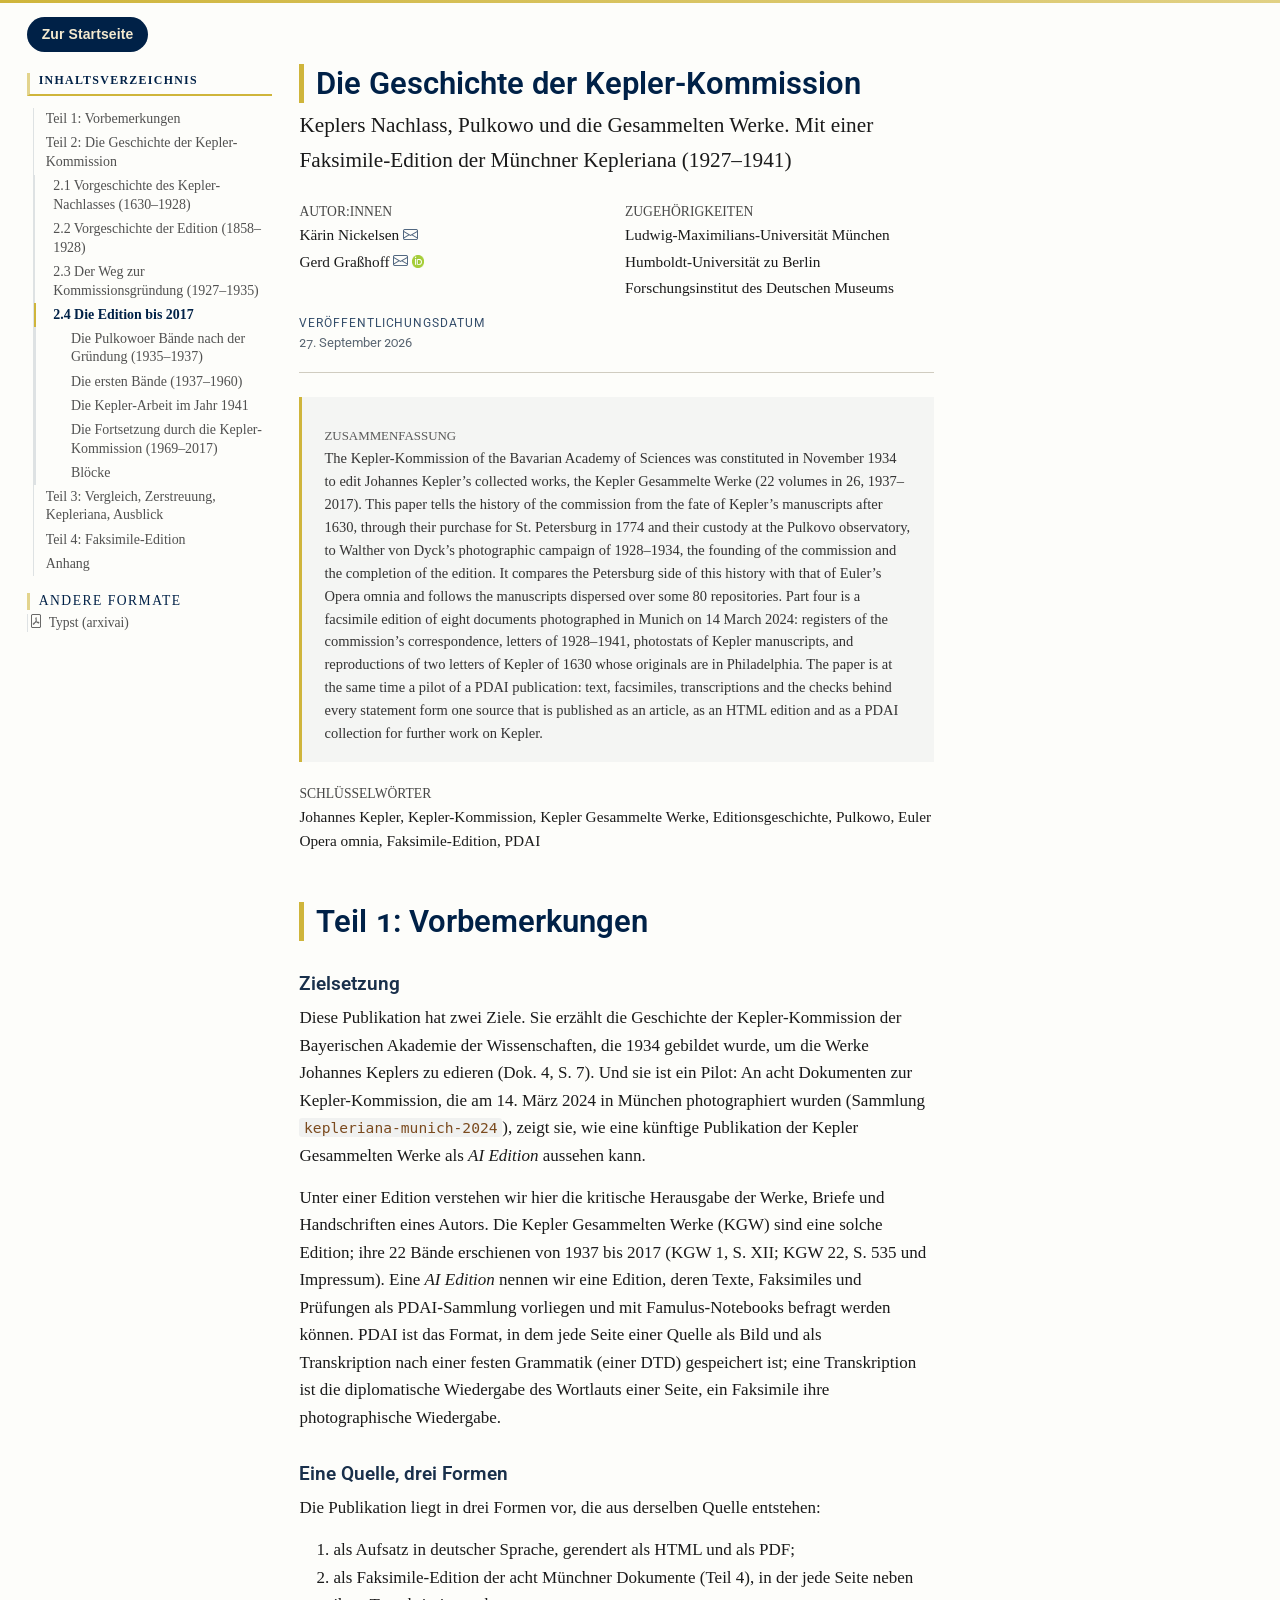
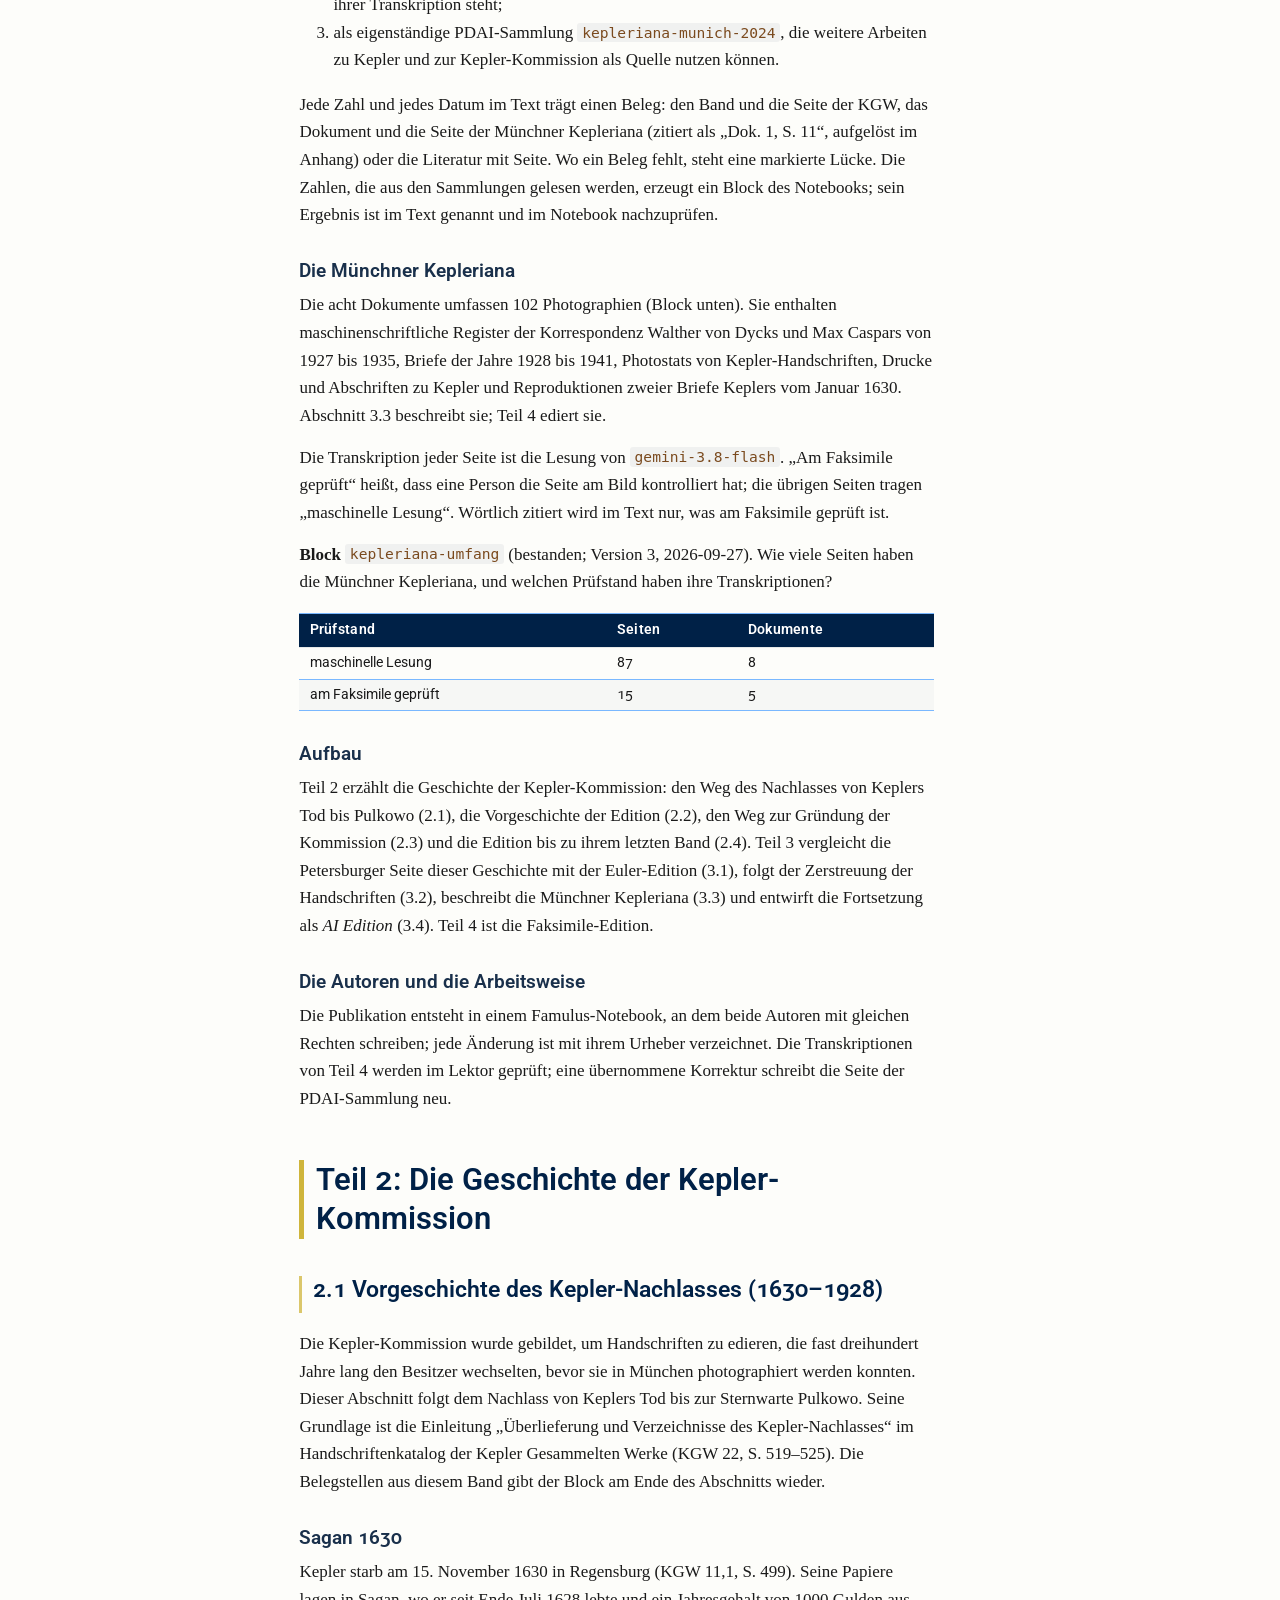
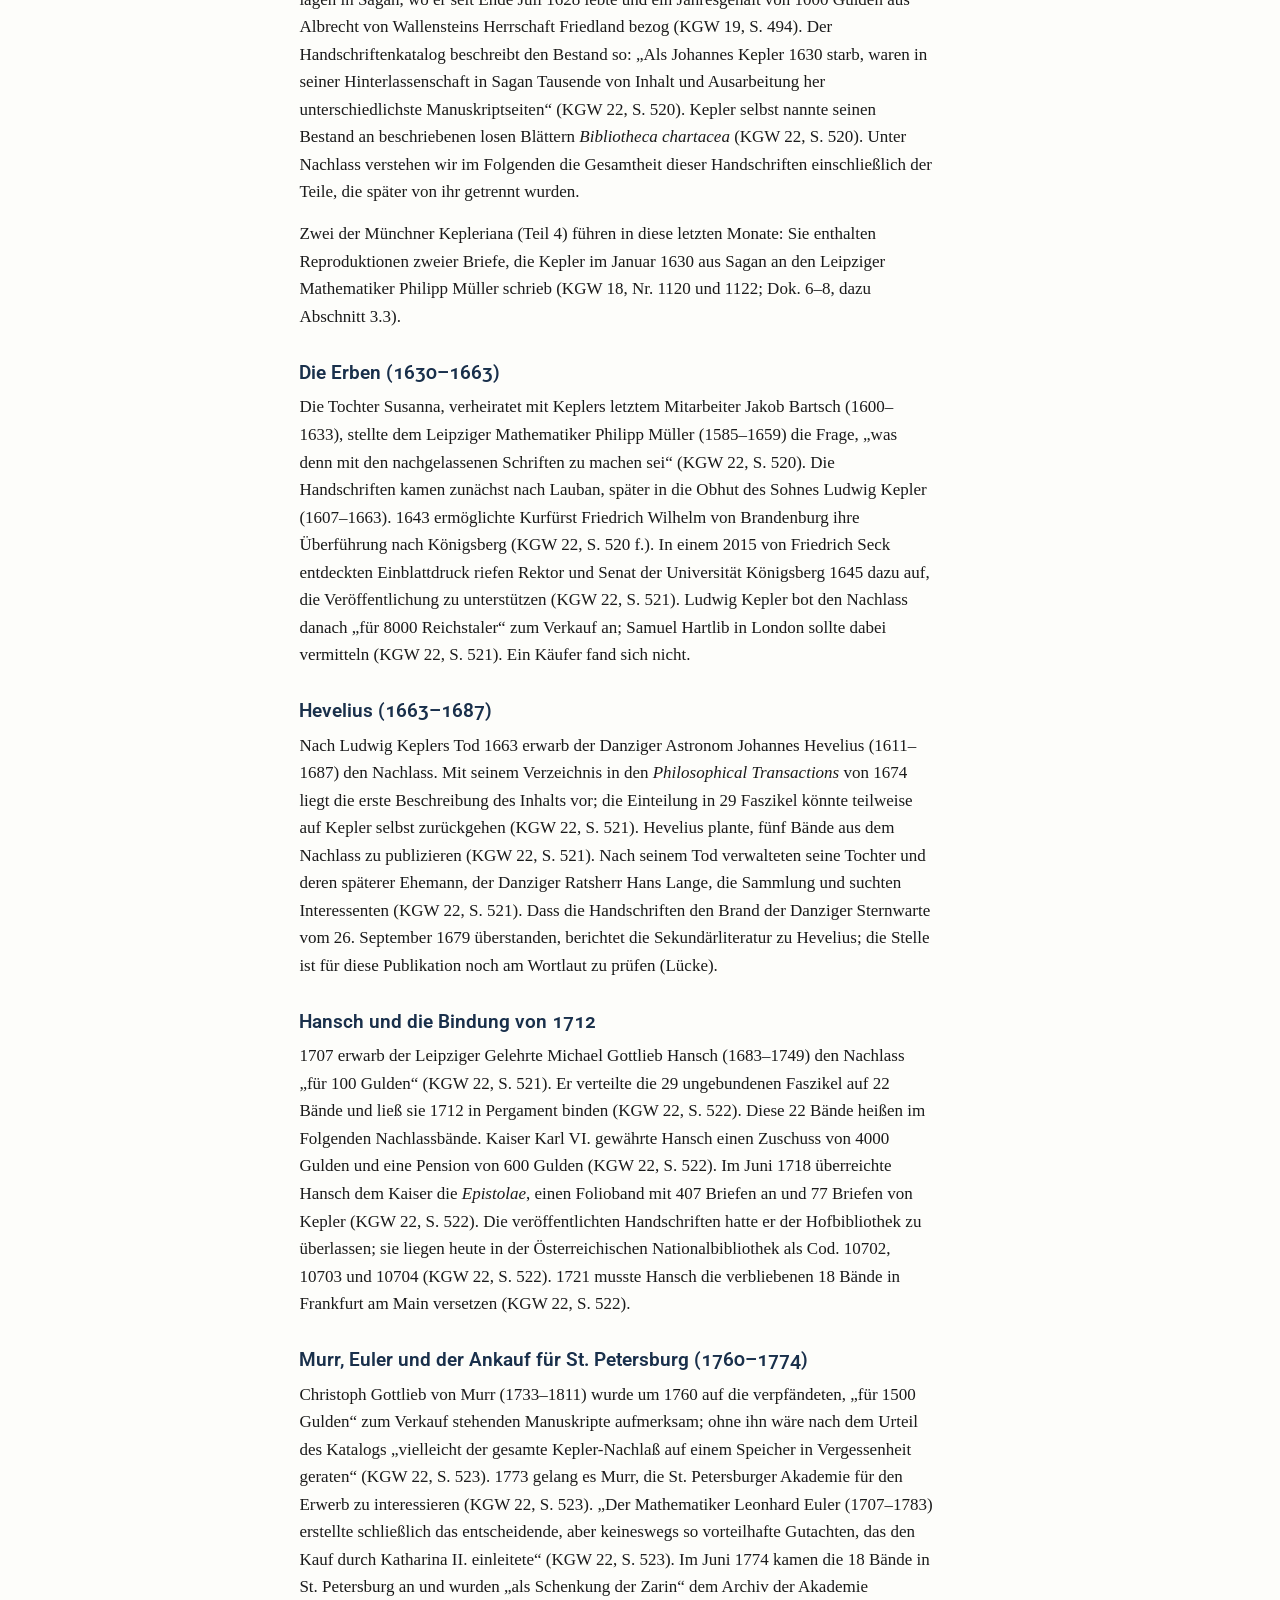
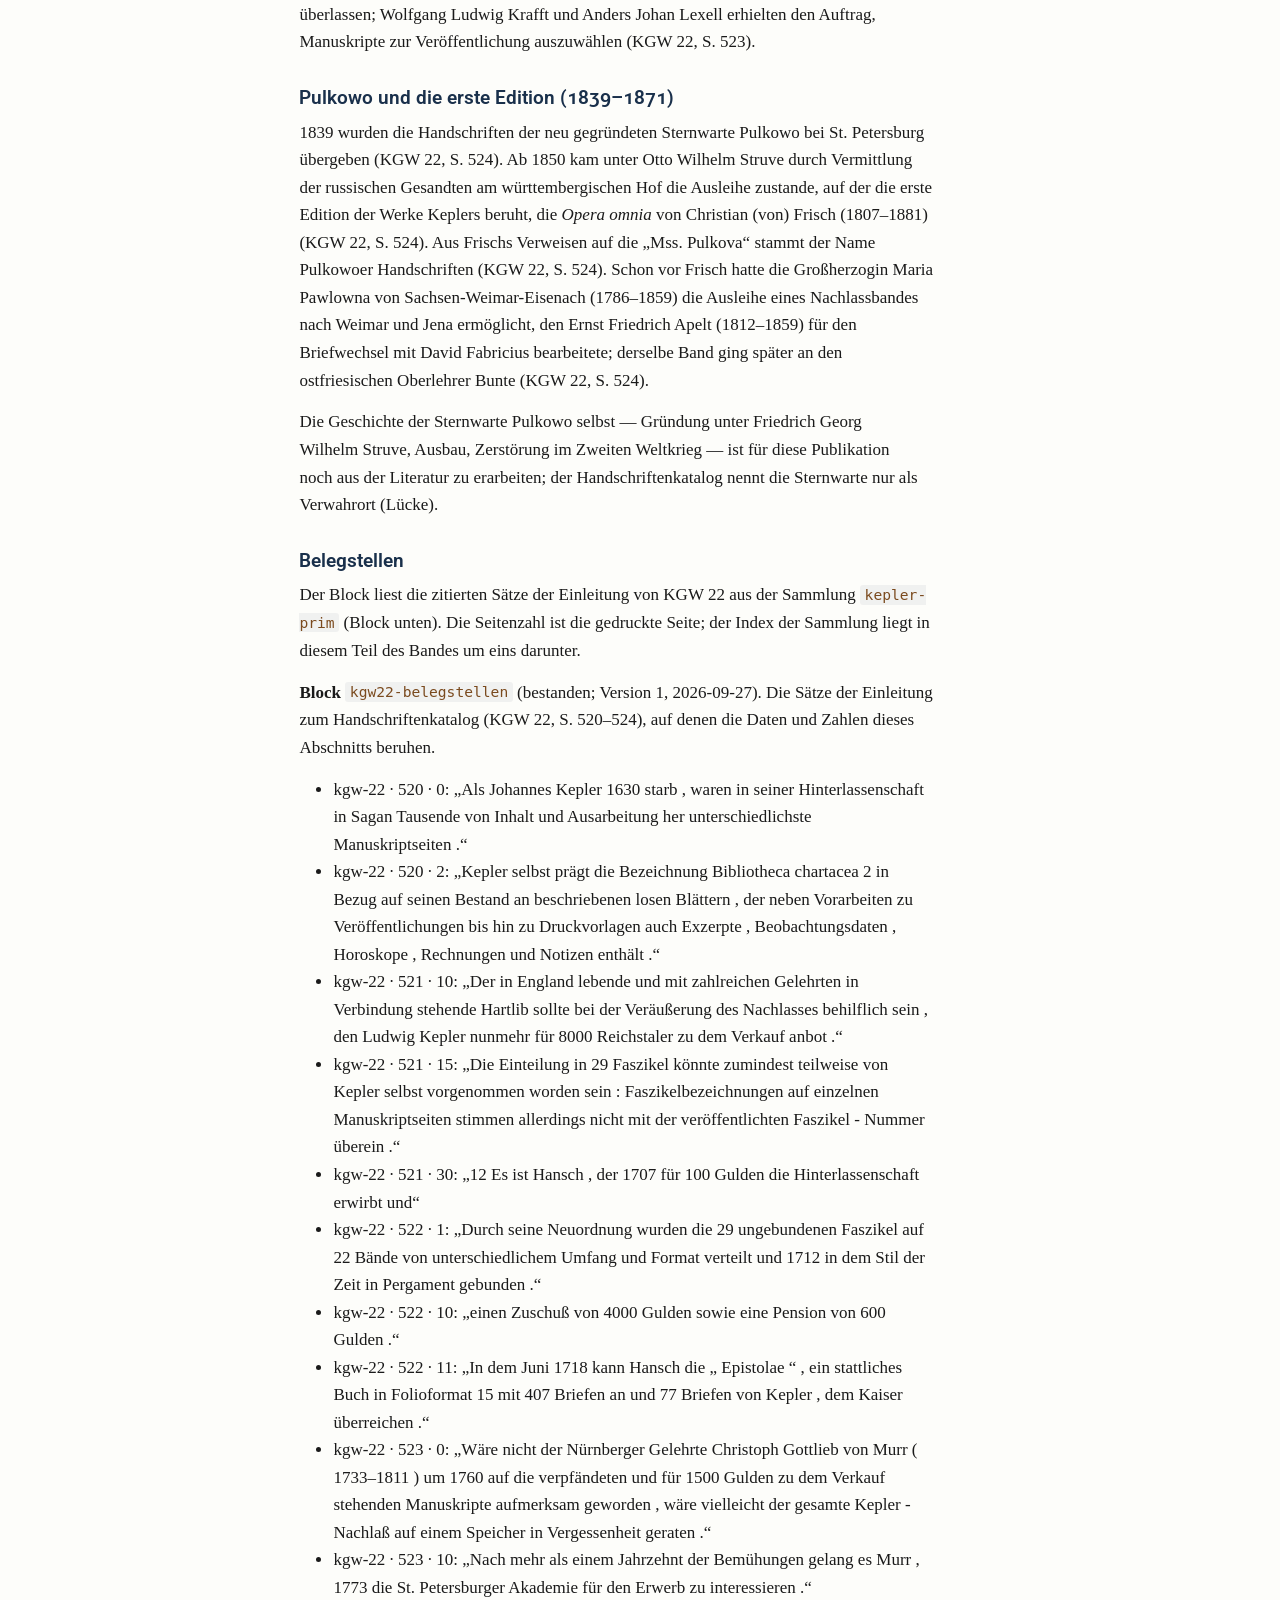
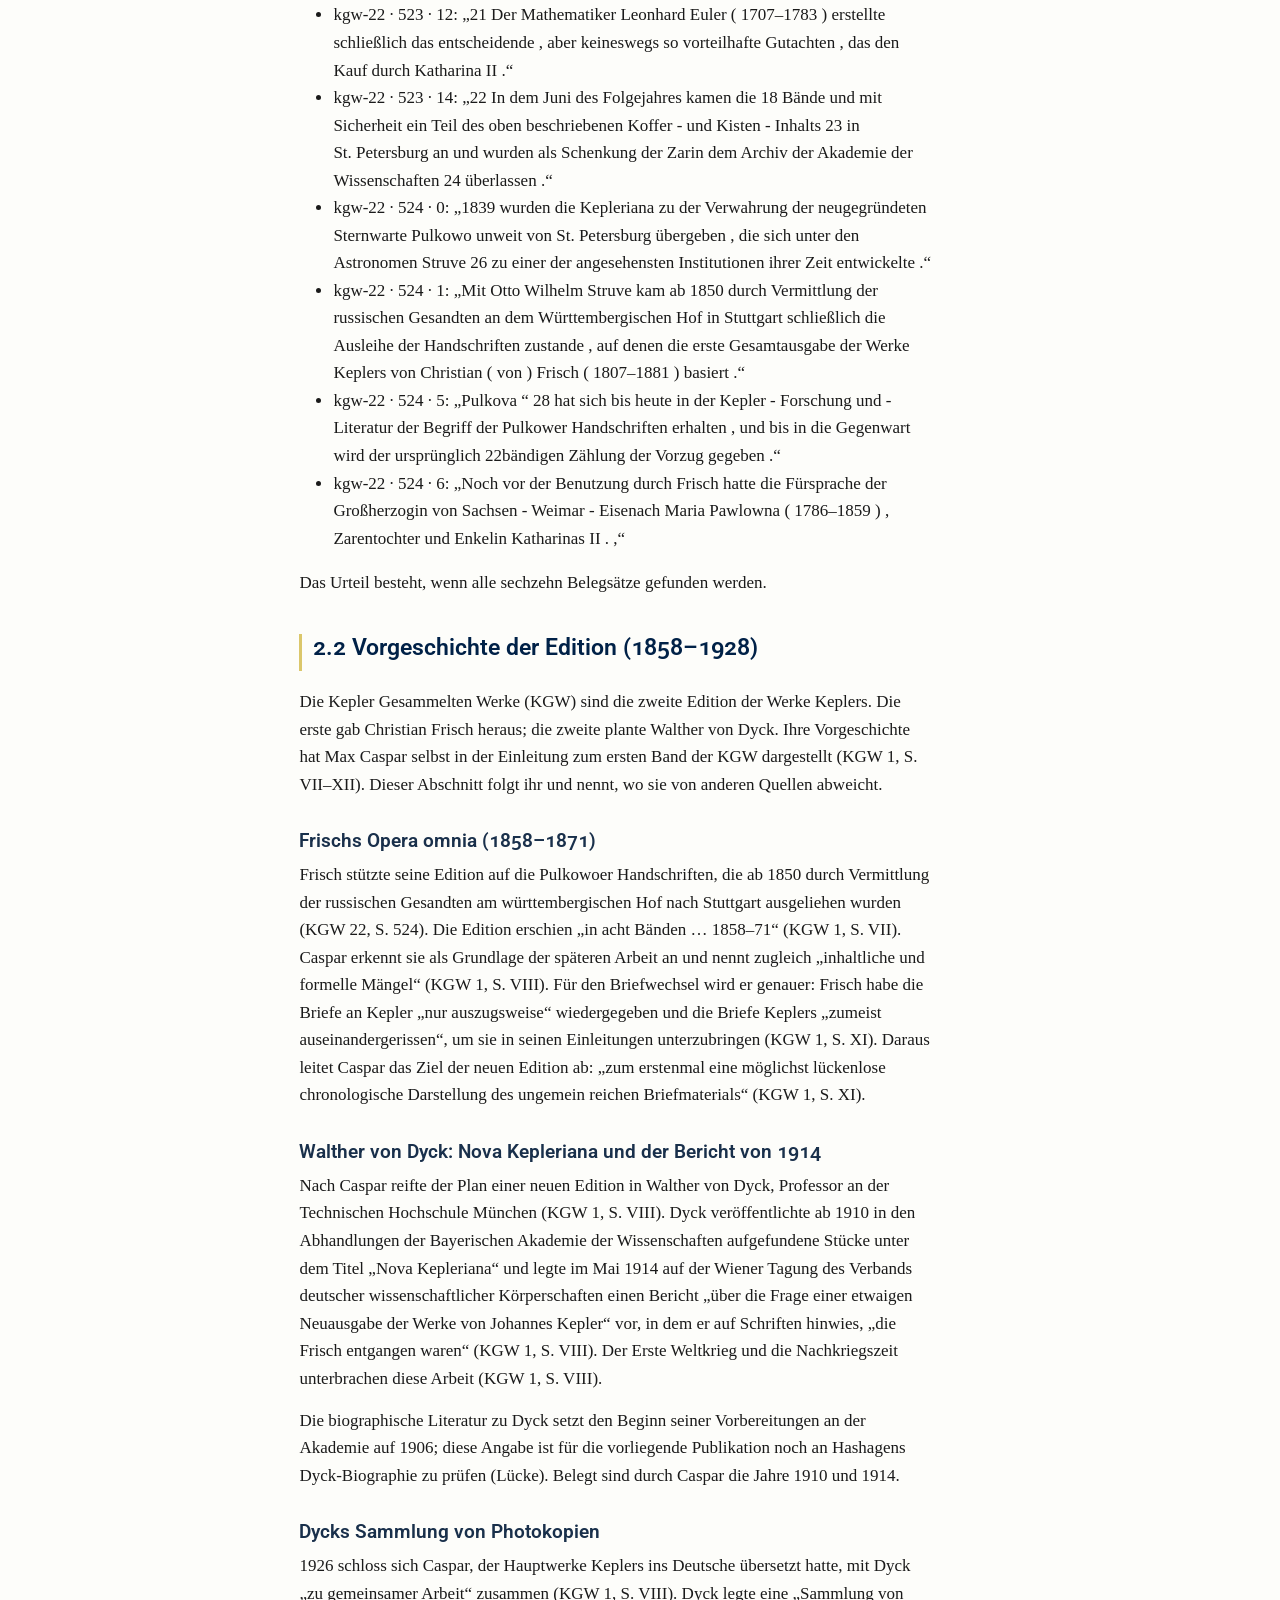
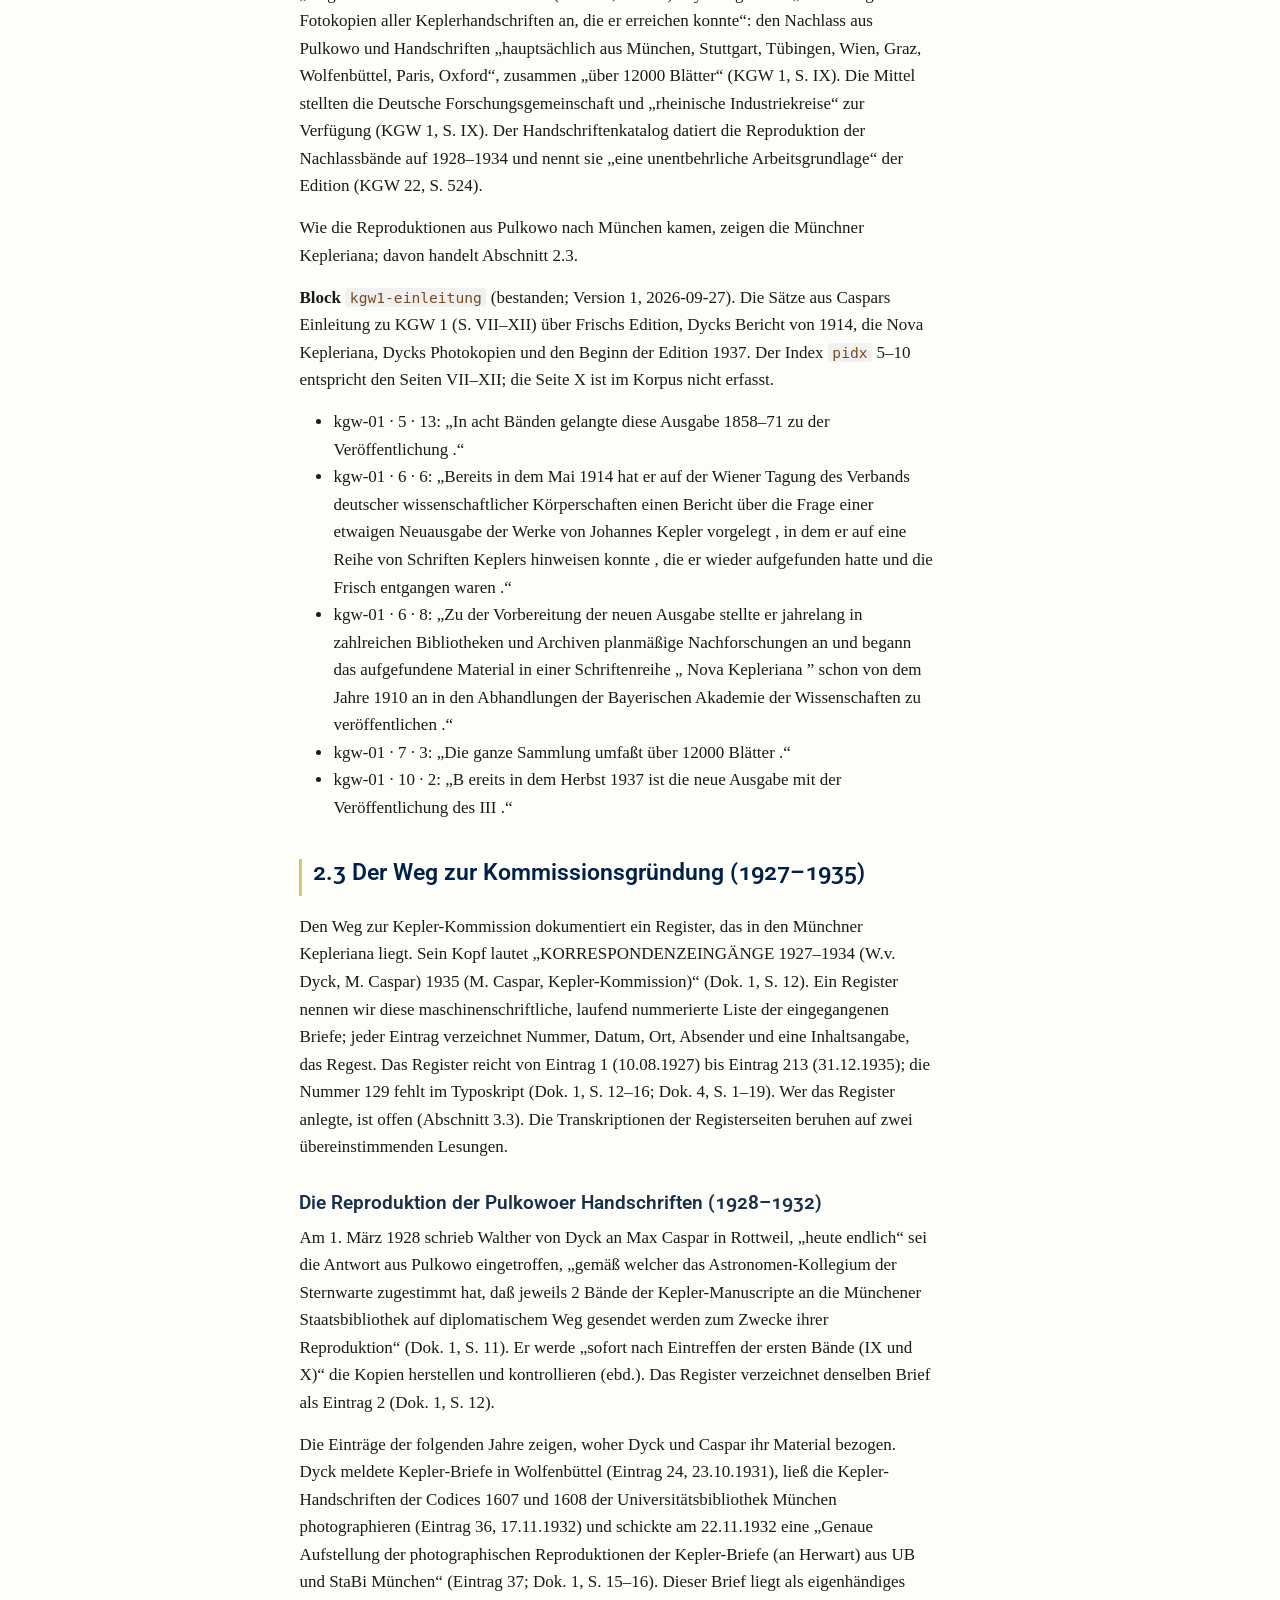
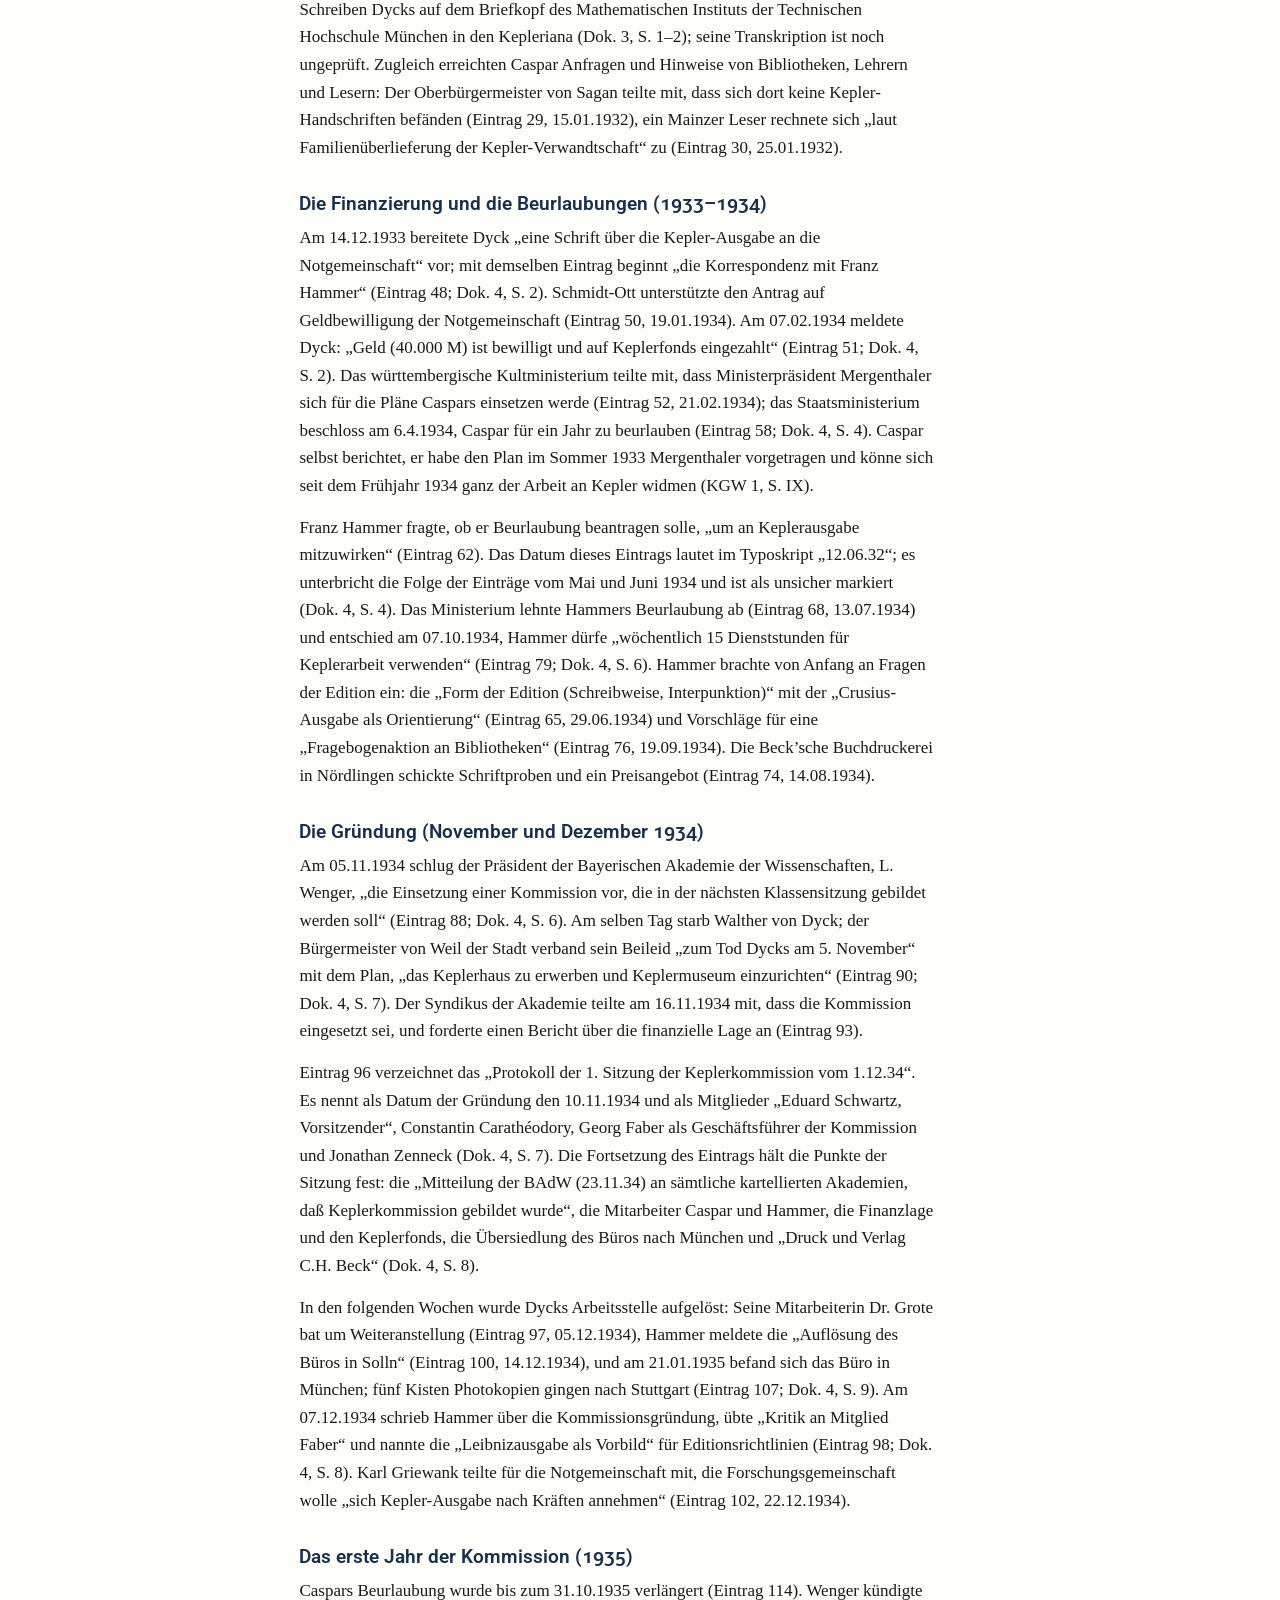
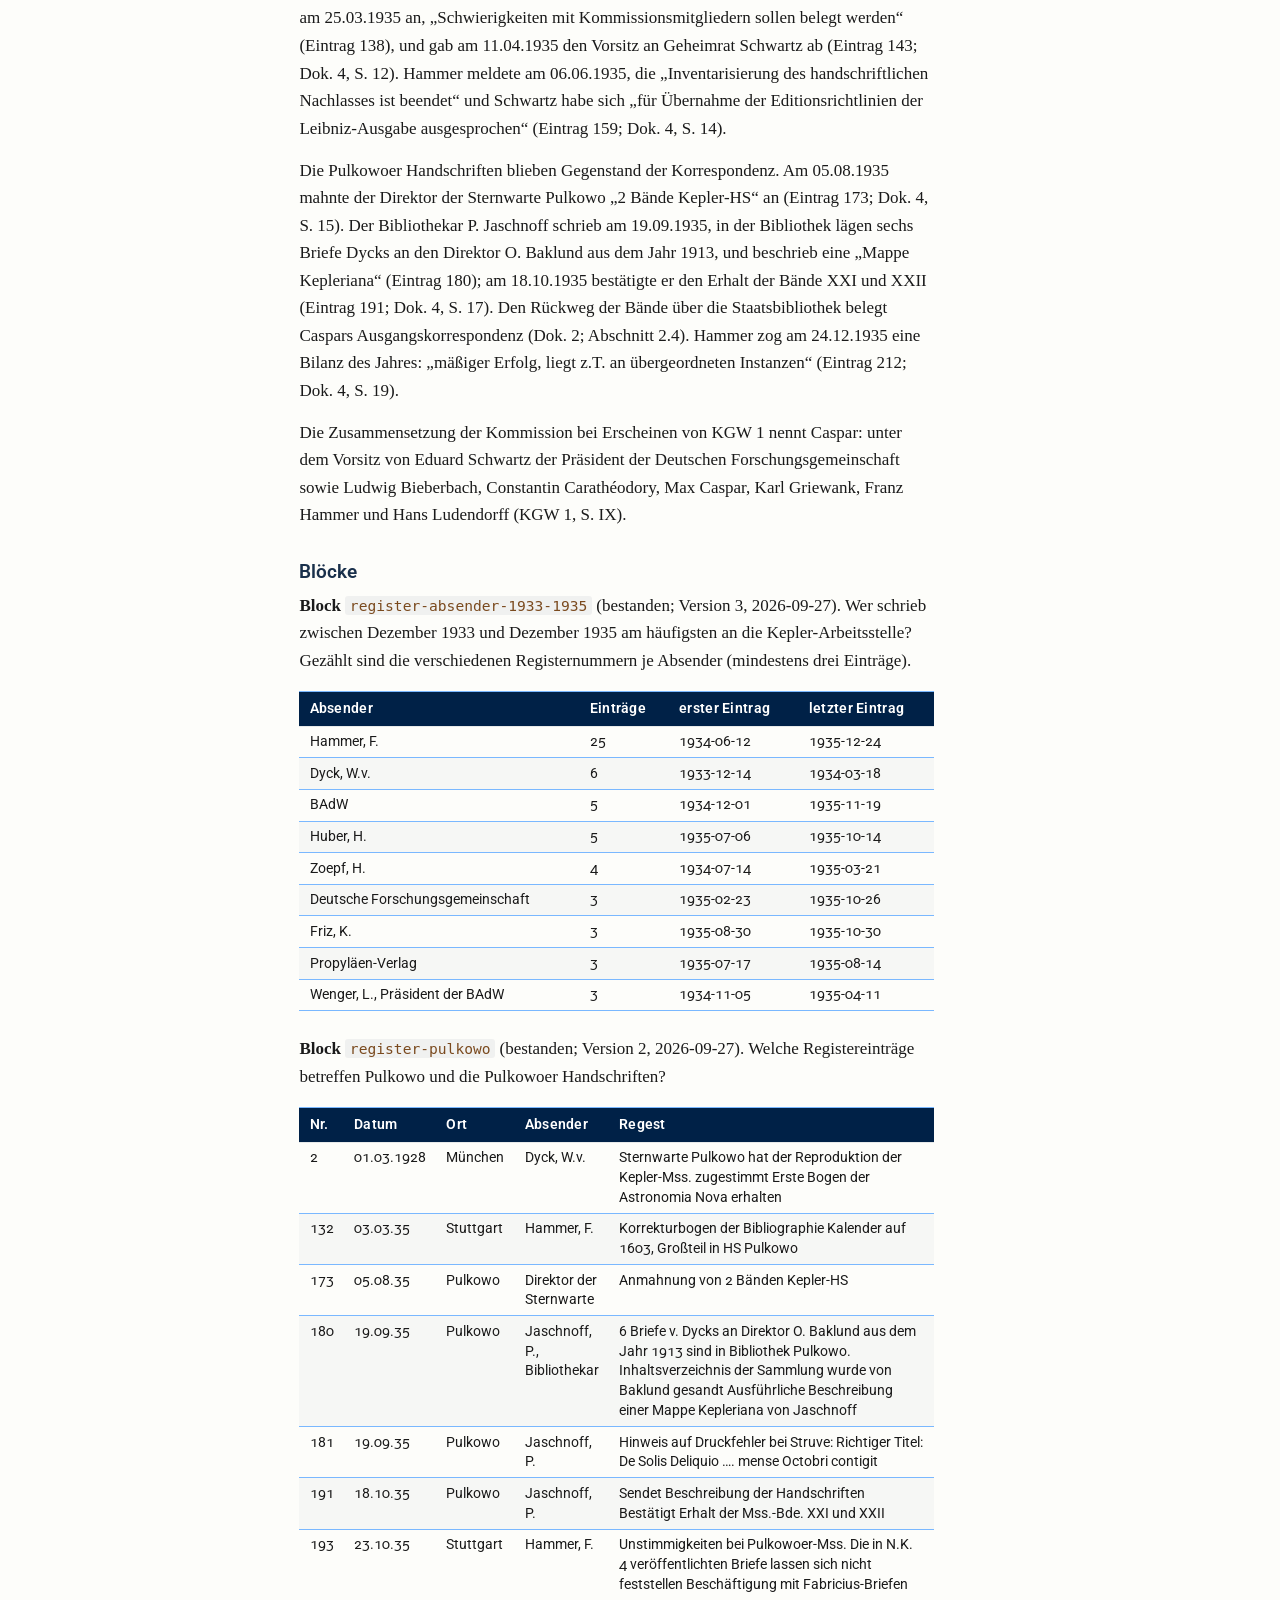
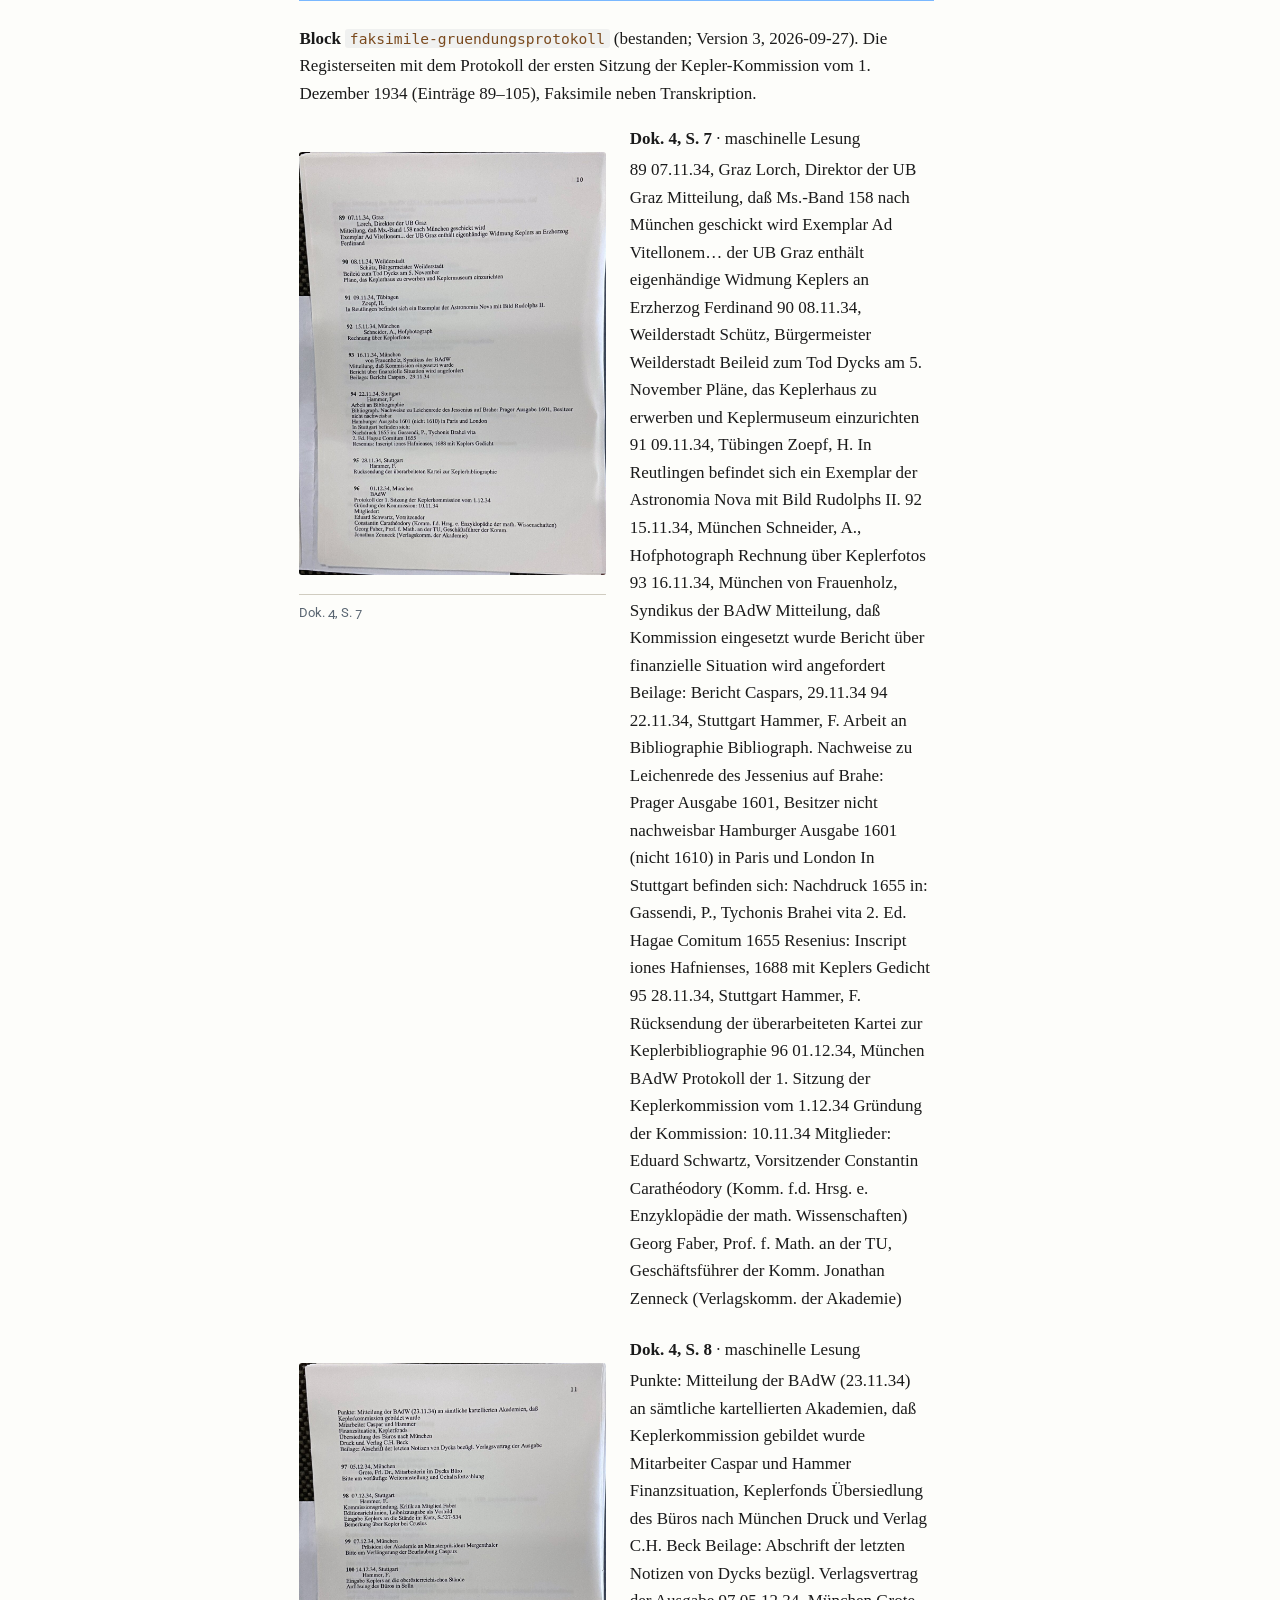
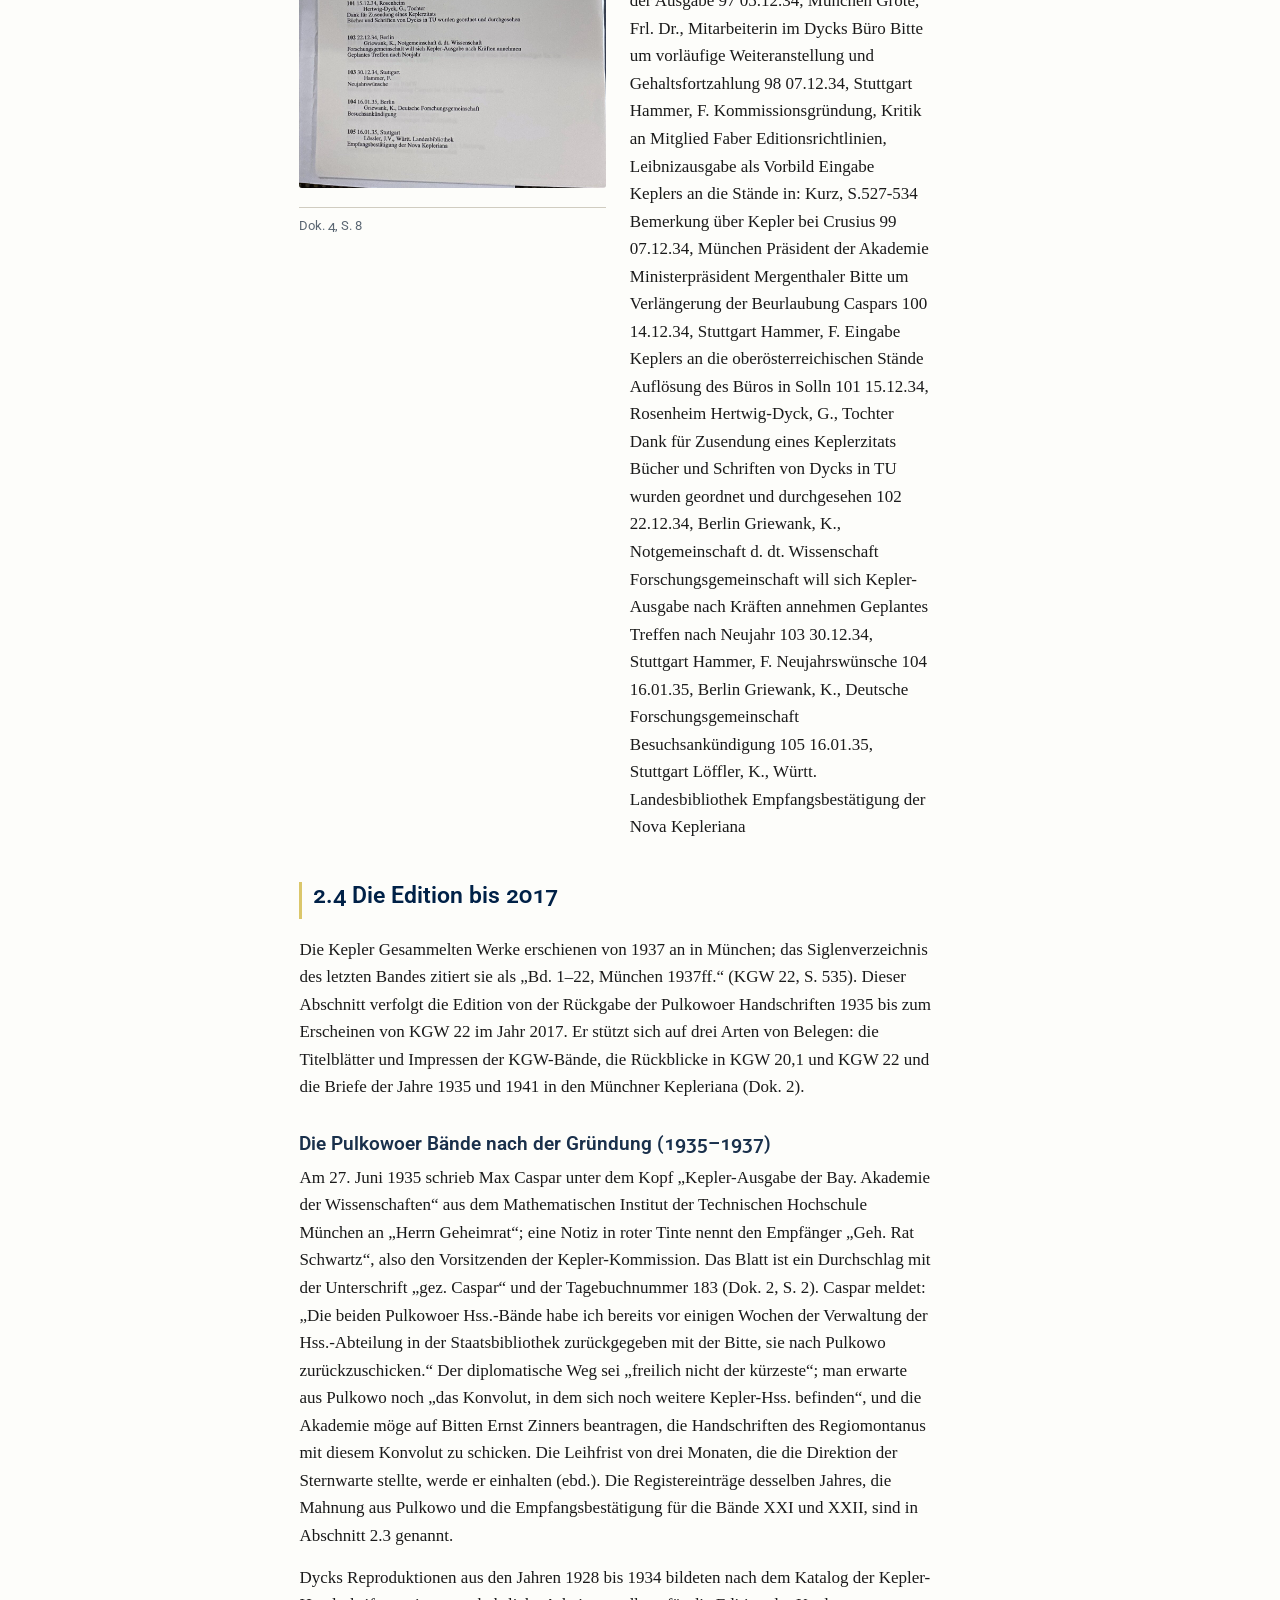
<file: geschichte/geschichte-kepler-kommission.html>
<!DOCTYPE html>
<html xmlns="http://www.w3.org/1999/xhtml" lang="de" xml:lang="de"><head>

<meta charset="utf-8">
<meta name="generator" content="quarto-1.11.1">

<meta name="viewport" content="width=device-width, initial-scale=1.0, user-scalable=yes">

<meta name="author" content="Kärin Nickelsen">
<meta name="author" content="Gerd Graßhoff">
<meta name="keywords" content="Johannes Kepler, Kepler-Kommission, Kepler Gesammelte Werke, Editionsgeschichte, Pulkowo, Euler Opera omnia, Faksimile-Edition, PDAI">

<title>Die Geschichte der Kepler-Kommission</title>
<style>
/* Default styles provided by pandoc.
** See https://pandoc.org/MANUAL.html#variables-for-html for config info.
*/
span.smallcaps{font-variant: small-caps;}
div.columns{display: flex; gap: 1.5em;}
div.column{flex: auto;}
@media screen {
div.columns{gap: min(4vw, 1.5em);}
div.column{overflow-x: auto;}
}
div.hanging-indent{margin-left: 1.5em; text-indent: -1.5em;}
ul.task-list{list-style: none;}
ul.task-list li input[type="checkbox"] {
  width: 0.8em;
  margin: 0 0.8em 0.2em -1em; /* quarto-specific, see https://github.com/quarto-dev/quarto-cli/issues/4556 */ 
  vertical-align: middle;
}
</style>


<script src="geschichte-kepler-kommission_files/libs/clipboard/clipboard.min.js"></script>
<script src="geschichte-kepler-kommission_files/libs/quarto-html/quarto.js" type="module"></script>
<script src="geschichte-kepler-kommission_files/libs/quarto-html/tabsets/tabsets.js" type="module"></script>
<script src="geschichte-kepler-kommission_files/libs/quarto-html/popper.min.js"></script>
<script src="geschichte-kepler-kommission_files/libs/quarto-html/tippy.umd.min.js"></script>
<script src="geschichte-kepler-kommission_files/libs/quarto-html/anchor.min.js"></script>
<link href="geschichte-kepler-kommission_files/libs/quarto-html/tippy.css" rel="stylesheet">
<link href="geschichte-kepler-kommission_files/libs/quarto-html/quarto-syntax-highlighting-627b1a08547dd3956b03a3d02a0405aa.css" rel="stylesheet" id="quarto-text-highlighting-styles">
<script src="geschichte-kepler-kommission_files/libs/bootstrap/bootstrap.min.js"></script>
<link href="geschichte-kepler-kommission_files/libs/bootstrap/bootstrap-icons.css" rel="stylesheet">
<link href="geschichte-kepler-kommission_files/libs/bootstrap/bootstrap-81303f7597414ca5758e498c2d434d67.min.css" rel="stylesheet" append-hash="true" id="quarto-bootstrap" data-mode="light">


<style>
#quarto-sidebar-toc-left > .landing-home {
  display: inline-block;
  margin: 0 0 0.9rem;
  padding: 0.38rem 0.85rem;
  font-family: -apple-system, BlinkMacSystemFont, "Segoe UI", sans-serif;
  font-size: 0.82rem;
  font-weight: 650;
  letter-spacing: 0.01em;
  color: #f4ead0;
  background: #002147;
  text-decoration: none;
  border-radius: 999px;
}
#quarto-sidebar-toc-left > .landing-home:hover { color: #e8c547; }
</style>
</head>

<body class="quarto-light">

<div id="quarto-content" class="page-columns page-rows-contents page-layout-article toc-left">
<div id="quarto-sidebar-toc-left" class="sidebar toc-left">
  <a class="landing-home" href="../index.html">Zur Startseite</a>
  <nav id="TOC" role="doc-toc" class="toc-active">
    <h2 id="toc-title">Inhaltsverzeichnis</h2>
   
  <ul>
  <li><a href="#teil-1-vorbemerkungen" id="toc-teil-1-vorbemerkungen" class="nav-link active" data-scroll-target="#teil-1-vorbemerkungen">Teil 1: Vorbemerkungen</a>
  <ul class="collapse">
  <li><a href="#zielsetzung" id="toc-zielsetzung" class="nav-link" data-scroll-target="#zielsetzung">Zielsetzung</a></li>
  <li><a href="#eine-quelle-drei-formen" id="toc-eine-quelle-drei-formen" class="nav-link" data-scroll-target="#eine-quelle-drei-formen">Eine Quelle, drei Formen</a></li>
  <li><a href="#die-münchner-kepleriana" id="toc-die-münchner-kepleriana" class="nav-link" data-scroll-target="#die-münchner-kepleriana">Die Münchner Kepleriana</a></li>
  <li><a href="#aufbau" id="toc-aufbau" class="nav-link" data-scroll-target="#aufbau">Aufbau</a></li>
  <li><a href="#die-autoren-und-die-arbeitsweise" id="toc-die-autoren-und-die-arbeitsweise" class="nav-link" data-scroll-target="#die-autoren-und-die-arbeitsweise">Die Autoren und die Arbeitsweise</a></li>
  </ul></li>
  <li><a href="#teil-2-die-geschichte-der-kepler-kommission" id="toc-teil-2-die-geschichte-der-kepler-kommission" class="nav-link" data-scroll-target="#teil-2-die-geschichte-der-kepler-kommission">Teil 2: Die Geschichte der Kepler-Kommission</a>
  <ul class="collapse">
  <li><a href="#vorgeschichte-des-kepler-nachlasses-16301928" id="toc-vorgeschichte-des-kepler-nachlasses-16301928" class="nav-link" data-scroll-target="#vorgeschichte-des-kepler-nachlasses-16301928">2.1 Vorgeschichte des Kepler-Nachlasses (1630–1928)</a>
  <ul class="collapse">
  <li><a href="#sagan-1630" id="toc-sagan-1630" class="nav-link" data-scroll-target="#sagan-1630">Sagan 1630</a></li>
  <li><a href="#die-erben-16301663" id="toc-die-erben-16301663" class="nav-link" data-scroll-target="#die-erben-16301663">Die Erben (1630–1663)</a></li>
  <li><a href="#hevelius-16631687" id="toc-hevelius-16631687" class="nav-link" data-scroll-target="#hevelius-16631687">Hevelius (1663–1687)</a></li>
  <li><a href="#hansch-und-die-bindung-von-1712" id="toc-hansch-und-die-bindung-von-1712" class="nav-link" data-scroll-target="#hansch-und-die-bindung-von-1712">Hansch und die Bindung von 1712</a></li>
  <li><a href="#murr-euler-und-der-ankauf-für-st.-petersburg-17601774" id="toc-murr-euler-und-der-ankauf-für-st.-petersburg-17601774" class="nav-link" data-scroll-target="#murr-euler-und-der-ankauf-für-st.-petersburg-17601774">Murr, Euler und der Ankauf für St.&nbsp;Petersburg (1760–1774)</a></li>
  <li><a href="#pulkowo-und-die-erste-edition-18391871" id="toc-pulkowo-und-die-erste-edition-18391871" class="nav-link" data-scroll-target="#pulkowo-und-die-erste-edition-18391871">Pulkowo und die erste Edition (1839–1871)</a></li>
  <li><a href="#belegstellen" id="toc-belegstellen" class="nav-link" data-scroll-target="#belegstellen">Belegstellen</a></li>
  </ul></li>
  <li><a href="#vorgeschichte-der-edition-18581928" id="toc-vorgeschichte-der-edition-18581928" class="nav-link" data-scroll-target="#vorgeschichte-der-edition-18581928">2.2 Vorgeschichte der Edition (1858–1928)</a>
  <ul class="collapse">
  <li><a href="#frischs-opera-omnia-18581871" id="toc-frischs-opera-omnia-18581871" class="nav-link" data-scroll-target="#frischs-opera-omnia-18581871">Frischs Opera omnia (1858–1871)</a></li>
  <li><a href="#walther-von-dyck-nova-kepleriana-und-der-bericht-von-1914" id="toc-walther-von-dyck-nova-kepleriana-und-der-bericht-von-1914" class="nav-link" data-scroll-target="#walther-von-dyck-nova-kepleriana-und-der-bericht-von-1914">Walther von Dyck: Nova Kepleriana und der Bericht von 1914</a></li>
  <li><a href="#dycks-sammlung-von-photokopien" id="toc-dycks-sammlung-von-photokopien" class="nav-link" data-scroll-target="#dycks-sammlung-von-photokopien">Dycks Sammlung von Photokopien</a></li>
  </ul></li>
  <li><a href="#der-weg-zur-kommissionsgründung-19271935" id="toc-der-weg-zur-kommissionsgründung-19271935" class="nav-link" data-scroll-target="#der-weg-zur-kommissionsgründung-19271935">2.3 Der Weg zur Kommissionsgründung (1927–1935)</a>
  <ul class="collapse">
  <li><a href="#die-reproduktion-der-pulkowoer-handschriften-19281932" id="toc-die-reproduktion-der-pulkowoer-handschriften-19281932" class="nav-link" data-scroll-target="#die-reproduktion-der-pulkowoer-handschriften-19281932">Die Reproduktion der Pulkowoer Handschriften (1928–1932)</a></li>
  <li><a href="#die-finanzierung-und-die-beurlaubungen-19331934" id="toc-die-finanzierung-und-die-beurlaubungen-19331934" class="nav-link" data-scroll-target="#die-finanzierung-und-die-beurlaubungen-19331934">Die Finanzierung und die Beurlaubungen (1933–1934)</a></li>
  <li><a href="#die-gründung-november-und-dezember-1934" id="toc-die-gründung-november-und-dezember-1934" class="nav-link" data-scroll-target="#die-gründung-november-und-dezember-1934">Die Gründung (November und Dezember 1934)</a></li>
  <li><a href="#das-erste-jahr-der-kommission-1935" id="toc-das-erste-jahr-der-kommission-1935" class="nav-link" data-scroll-target="#das-erste-jahr-der-kommission-1935">Das erste Jahr der Kommission (1935)</a></li>
  <li><a href="#blöcke" id="toc-blöcke" class="nav-link" data-scroll-target="#blöcke">Blöcke</a></li>
  </ul></li>
  <li><a href="#die-edition-bis-2017" id="toc-die-edition-bis-2017" class="nav-link" data-scroll-target="#die-edition-bis-2017">2.4 Die Edition bis 2017</a>
  <ul class="collapse">
  <li><a href="#die-pulkowoer-bände-nach-der-gründung-19351937" id="toc-die-pulkowoer-bände-nach-der-gründung-19351937" class="nav-link" data-scroll-target="#die-pulkowoer-bände-nach-der-gründung-19351937">Die Pulkowoer Bände nach der Gründung (1935–1937)</a></li>
  <li><a href="#die-ersten-bände-19371960" id="toc-die-ersten-bände-19371960" class="nav-link" data-scroll-target="#die-ersten-bände-19371960">Die ersten Bände (1937–1960)</a></li>
  <li><a href="#die-kepler-arbeit-im-jahr-1941" id="toc-die-kepler-arbeit-im-jahr-1941" class="nav-link" data-scroll-target="#die-kepler-arbeit-im-jahr-1941">Die Kepler-Arbeit im Jahr 1941</a></li>
  <li><a href="#die-fortsetzung-durch-die-kepler-kommission-19692017" id="toc-die-fortsetzung-durch-die-kepler-kommission-19692017" class="nav-link" data-scroll-target="#die-fortsetzung-durch-die-kepler-kommission-19692017">Die Fortsetzung durch die Kepler-Kommission (1969–2017)</a></li>
  <li><a href="#blöcke-1" id="toc-blöcke-1" class="nav-link" data-scroll-target="#blöcke-1">Blöcke</a></li>
  </ul></li>
  </ul></li>
  <li><a href="#teil-3-vergleich-zerstreuung-kepleriana-ausblick" id="toc-teil-3-vergleich-zerstreuung-kepleriana-ausblick" class="nav-link" data-scroll-target="#teil-3-vergleich-zerstreuung-kepleriana-ausblick">Teil 3: Vergleich, Zerstreuung, Kepleriana, Ausblick</a>
  <ul class="collapse">
  <li><a href="#vergleich-der-petersburger-beitrag-und-die-euler-opera-omnia" id="toc-vergleich-der-petersburger-beitrag-und-die-euler-opera-omnia" class="nav-link" data-scroll-target="#vergleich-der-petersburger-beitrag-und-die-euler-opera-omnia">3.1 Vergleich: der Petersburger Beitrag und die Euler-Opera-omnia</a>
  <ul class="collapse">
  <li><a href="#euler-als-gutachter-des-kepler-ankaufs" id="toc-euler-als-gutachter-des-kepler-ankaufs" class="nav-link" data-scroll-target="#euler-als-gutachter-des-kepler-ankaufs">Euler als Gutachter des Kepler-Ankaufs</a></li>
  <li><a href="#die-gründung-der-kommissionen" id="toc-die-gründung-der-kommissionen" class="nav-link" data-scroll-target="#die-gründung-der-kommissionen">Die Gründung der Kommissionen</a></li>
  <li><a href="#die-beschaffung-aus-st.-petersburg" id="toc-die-beschaffung-aus-st.-petersburg" class="nav-link" data-scroll-target="#die-beschaffung-aus-st.-petersburg">Die Beschaffung aus St.&nbsp;Petersburg</a></li>
  <li><a href="#rückgabe-und-streit" id="toc-rückgabe-und-streit" class="nav-link" data-scroll-target="#rückgabe-und-streit">Rückgabe und Streit</a></li>
  <li><a href="#die-reihen" id="toc-die-reihen" class="nav-link" data-scroll-target="#die-reihen">Die Reihen</a></li>
  </ul></li>
  <li><a href="#die-zerstreuung-der-kepler-handschriften" id="toc-die-zerstreuung-der-kepler-handschriften" class="nav-link" data-scroll-target="#die-zerstreuung-der-kepler-handschriften">3.2 Die Zerstreuung der Kepler-Handschriften</a>
  <ul class="collapse">
  <li><a href="#die-nachlassbände" id="toc-die-nachlassbände" class="nav-link" data-scroll-target="#die-nachlassbände">Die Nachlassbände</a></li>
  <li><a href="#verluste-und-funde" id="toc-verluste-und-funde" class="nav-link" data-scroll-target="#verluste-und-funde">Verluste und Funde</a></li>
  <li><a href="#das-verzeichnis-der-standorte" id="toc-das-verzeichnis-der-standorte" class="nav-link" data-scroll-target="#das-verzeichnis-der-standorte">Das Verzeichnis der Standorte</a></li>
  <li><a href="#die-münchner-kepleriana-im-verzeichnis" id="toc-die-münchner-kepleriana-im-verzeichnis" class="nav-link" data-scroll-target="#die-münchner-kepleriana-im-verzeichnis">Die Münchner Kepleriana im Verzeichnis</a></li>
  </ul></li>
  <li><a href="#die-münchner-kepleriana-1" id="toc-die-münchner-kepleriana-1" class="nav-link" data-scroll-target="#die-münchner-kepleriana-1">3.3 Die Münchner Kepleriana</a>
  <ul class="collapse">
  <li><a href="#herkunft" id="toc-herkunft" class="nav-link" data-scroll-target="#herkunft">Herkunft</a></li>
  <li><a href="#bestand" id="toc-bestand" class="nav-link" data-scroll-target="#bestand">Bestand</a></li>
  <li><a href="#was-die-prüfung-der-transkriptionen-ergab" id="toc-was-die-prüfung-der-transkriptionen-ergab" class="nav-link" data-scroll-target="#was-die-prüfung-der-transkriptionen-ergab">Was die Prüfung der Transkriptionen ergab</a></li>
  <li><a href="#streichungen-und-einfügungen" id="toc-streichungen-und-einfügungen" class="nav-link" data-scroll-target="#streichungen-und-einfügungen">Streichungen und Einfügungen</a></li>
  <li><a href="#blöcke-2" id="toc-blöcke-2" class="nav-link" data-scroll-target="#blöcke-2">Blöcke</a></li>
  </ul></li>
  <li><a href="#ausblick-kgw-ai" id="toc-ausblick-kgw-ai" class="nav-link" data-scroll-target="#ausblick-kgw-ai">3.4 Ausblick: KGW-ai</a>
  <ul class="collapse">
  <li><a href="#was-der-pilot-zeigt" id="toc-was-der-pilot-zeigt" class="nav-link" data-scroll-target="#was-der-pilot-zeigt">Was der Pilot zeigt</a></li>
  <li><a href="#eine-kgw-ai" id="toc-eine-kgw-ai" class="nav-link" data-scroll-target="#eine-kgw-ai">Eine KGW-ai</a></li>
  <li><a href="#offene-fragen" id="toc-offene-fragen" class="nav-link" data-scroll-target="#offene-fragen">Offene Fragen</a></li>
  </ul></li>
  </ul></li>
  <li><a href="#teil-4-faksimile-edition" id="toc-teil-4-faksimile-edition" class="nav-link" data-scroll-target="#teil-4-faksimile-edition">Teil 4: Faksimile-Edition</a>
  <ul class="collapse">
  <li><a href="#editionsgrundsätze" id="toc-editionsgrundsätze" class="nav-link" data-scroll-target="#editionsgrundsätze">Editionsgrundsätze</a>
  <ul class="collapse">
  <li><a href="#faksimiles" id="toc-faksimiles" class="nav-link" data-scroll-target="#faksimiles">Faksimiles</a></li>
  <li><a href="#transkription" id="toc-transkription" class="nav-link" data-scroll-target="#transkription">Transkription</a></li>
  <li><a href="#prüfstand" id="toc-prüfstand" class="nav-link" data-scroll-target="#prüfstand">Prüfstand</a></li>
  <li><a href="#korrektur-im-lektor" id="toc-korrektur-im-lektor" class="nav-link" data-scroll-target="#korrektur-im-lektor">Korrektur im Lektor</a></li>
  </ul></li>
  </ul></li>
  <li><a href="#anhang" id="toc-anhang" class="nav-link" data-scroll-target="#anhang">Anhang</a>
  <ul class="collapse">
  <li><a href="#die-münchner-kepleriana-dok.-18" id="toc-die-münchner-kepleriana-dok.-18" class="nav-link" data-scroll-target="#die-münchner-kepleriana-dok.-18">Die Münchner Kepleriana (Dok. 1–8)</a></li>
  <li><a href="#absender-im-register-der-korrespondenzeingänge" id="toc-absender-im-register-der-korrespondenzeingänge" class="nav-link" data-scroll-target="#absender-im-register-der-korrespondenzeingänge">Absender im Register der Korrespondenzeingänge</a></li>
  <li><a href="#zeittafel" id="toc-zeittafel" class="nav-link" data-scroll-target="#zeittafel">Zeittafel</a></li>
  <li><a href="#quellen" id="toc-quellen" class="nav-link" data-scroll-target="#quellen">Quellen</a></li>
  <li><a href="#literatur" id="toc-literatur" class="nav-link" data-scroll-target="#literatur">Literatur</a></li>
  </ul></li>
  </ul>
<div class="quarto-alternate-formats"><h2>Andere Formate</h2><ul><li><a href="geschichte-kepler-kommission.pdf"><i class="bi bi-file-pdf"></i>Typst (arxivai)</a></li></ul></div></nav>
</div>
<div id="quarto-margin-sidebar" class="sidebar margin-sidebar zindex-bottom">
</div>
<main class="content" id="quarto-document-content">

<header id="title-block-header" class="quarto-title-block default">
<div class="quarto-title">
<h1 class="title">Die Geschichte der Kepler-Kommission</h1>
<p class="subtitle lead">Keplers Nachlass, Pulkowo und die Gesammelten Werke. Mit einer Faksimile-Edition der Münchner Kepleriana (1927–1941)</p>
</div>


<div class="quarto-title-meta-author">
  <div class="quarto-title-meta-heading">Autor:innen</div>
  <div class="quarto-title-meta-heading">Zugehörigkeiten</div>
  
    <div class="quarto-title-meta-contents">
    <p class="author">Kärin Nickelsen <a href="mailto:K.Nickelsen@lmu.de" class="quarto-title-author-email"><i class="bi bi-envelope"></i></a> </p>
  </div>
  <div class="quarto-title-meta-contents">
        <p class="affiliation">
            Ludwig-Maximilians-Universität München
          </p>
      </div>
    <div class="quarto-title-meta-contents">
    <p class="author">Gerd Graßhoff <a href="mailto:gerd.grasshoff@hu-berlin.de" class="quarto-title-author-email"><i class="bi bi-envelope"></i></a> <a href="https://orcid.org/0000-0002-4450-357X" class="quarto-title-author-orcid" aria-label="ORCID profile for Gerd Graßhoff"> <img alt="" src="[data-uri]"></a></p>
  </div>
  <div class="quarto-title-meta-contents">
        <p class="affiliation">
            Humboldt-Universität zu Berlin
          </p>
        <p class="affiliation">
            Forschungsinstitut des Deutschen Museums
          </p>
      </div>
  </div>

<div class="quarto-title-meta">

      
    <div>
    <div class="quarto-title-meta-heading">Veröffentlichungsdatum</div>
    <div class="quarto-title-meta-contents">
      <p class="date">27. September 2026</p>
    </div>
  </div>
  
    
  </div>
  
<div>
  <div class="abstract">
    <div class="block-title">Zusammenfassung</div>
    <p>The Kepler-Kommission of the Bavarian Academy of Sciences was constituted in November 1934 to edit Johannes Kepler’s collected works, the Kepler Gesammelte Werke (22 volumes in 26, 1937–2017). This paper tells the history of the commission from the fate of Kepler’s manuscripts after 1630, through their purchase for St.&nbsp;Petersburg in 1774 and their custody at the Pulkovo observatory, to Walther von Dyck’s photographic campaign of 1928–1934, the founding of the commission and the completion of the edition. It compares the Petersburg side of this history with that of Euler’s Opera omnia and follows the manuscripts dispersed over some 80 repositories. Part four is a facsimile edition of eight documents photographed in Munich on 14 March 2024: registers of the commission’s correspondence, letters of 1928–1941, photostats of Kepler manuscripts, and reproductions of two letters of Kepler of 1630 whose originals are in Philadelphia. The paper is at the same time a pilot of a PDAI publication: text, facsimiles, transcriptions and the checks behind every statement form one source that is published as an article, as an HTML edition and as a PDAI collection for further work on Kepler.</p>
  </div>
</div>

<div>
  <div class="keywords">
    <div class="block-title">Schlüsselwörter</div>
    <p>Johannes Kepler, Kepler-Kommission, Kepler Gesammelte Werke, Editionsgeschichte, Pulkowo, Euler Opera omnia, Faksimile-Edition, PDAI</p>
  </div>
</div>

</header>


<section id="teil-1-vorbemerkungen" class="level1">
<h1>Teil 1: Vorbemerkungen</h1>
<section id="zielsetzung" class="level3">
<h3 class="anchored" data-anchor-id="zielsetzung">Zielsetzung</h3>
<p>Diese Publikation hat zwei Ziele. Sie erzählt die Geschichte der Kepler-Kommission der Bayerischen Akademie der Wissenschaften, die 1934 gebildet wurde, um die Werke Johannes Keplers zu edieren (Dok. 4, S. 7). Und sie ist ein Pilot: An acht Dokumenten zur Kepler-Kommission, die am 14. März 2024 in München photographiert wurden (Sammlung <code>kepleriana-munich-2024</code>), zeigt sie, wie eine künftige Publikation der Kepler Gesammelten Werke als <em>AI Edition</em> aussehen kann.</p>
<p>Unter einer Edition verstehen wir hier die kritische Herausgabe der Werke, Briefe und Handschriften eines Autors. Die Kepler Gesammelten Werke (KGW) sind eine solche Edition; ihre 22 Bände erschienen von 1937 bis 2017 (KGW 1, S. XII; KGW 22, S. 535 und Impressum). Eine <em>AI Edition</em> nennen wir eine Edition, deren Texte, Faksimiles und Prüfungen als PDAI-Sammlung vorliegen und mit Famulus-Notebooks befragt werden können. PDAI ist das Format, in dem jede Seite einer Quelle als Bild und als Transkription nach einer festen Grammatik (einer DTD) gespeichert ist; eine Transkription ist die diplomatische Wiedergabe des Wortlauts einer Seite, ein Faksimile ihre photographische Wiedergabe.</p>
</section>
<section id="eine-quelle-drei-formen" class="level3">
<h3 class="anchored" data-anchor-id="eine-quelle-drei-formen">Eine Quelle, drei Formen</h3>
<p>Die Publikation liegt in drei Formen vor, die aus derselben Quelle entstehen:</p>
<ol type="1">
<li>als Aufsatz in deutscher Sprache, gerendert als HTML und als PDF;</li>
<li>als Faksimile-Edition der acht Münchner Dokumente (Teil 4), in der jede Seite neben ihrer Transkription steht;</li>
<li>als eigenständige PDAI-Sammlung <code>kepleriana-munich-2024</code>, die weitere Arbeiten zu Kepler und zur Kepler-Kommission als Quelle nutzen können.</li>
</ol>
<p>Jede Zahl und jedes Datum im Text trägt einen Beleg: den Band und die Seite der KGW, das Dokument und die Seite der Münchner Kepleriana (zitiert als „Dok. 1, S. 11“, aufgelöst im Anhang) oder die Literatur mit Seite. Wo ein Beleg fehlt, steht eine markierte Lücke. Die Zahlen, die aus den Sammlungen gelesen werden, erzeugt ein Block des Notebooks; sein Ergebnis ist im Text genannt und im Notebook nachzuprüfen.</p>
</section>
<section id="die-münchner-kepleriana" class="level3">
<h3 class="anchored" data-anchor-id="die-münchner-kepleriana">Die Münchner Kepleriana</h3>
<p>Die acht Dokumente umfassen 102 Photographien (Block unten). Sie enthalten maschinenschriftliche Register der Korrespondenz Walther von Dycks und Max Caspars von 1927 bis 1935, Briefe der Jahre 1928 bis 1941, Photostats von Kepler-Handschriften, Drucke und Abschriften zu Kepler und Reproduktionen zweier Briefe Keplers vom Januar 1630. Abschnitt 3.3 beschreibt sie; Teil 4 ediert sie.</p>
<p>Die Transkription jeder Seite ist die Lesung von <code>gemini-3.8-flash</code>. „Am Faksimile geprüft“ heißt, dass eine Person die Seite am Bild kontrolliert hat; die übrigen Seiten tragen „maschinelle Lesung“. Wörtlich zitiert wird im Text nur, was am Faksimile geprüft ist.</p>
<div class="famulus-block">
<p><strong>Block <code>kepleriana-umfang</code></strong> (bestanden; Version 3, 2026-09-27). Wie viele Seiten haben die Münchner Kepleriana, und welchen Prüfstand haben ihre Transkriptionen?</p>
<table class="caption-top table">
<thead>
<tr class="header">
<th>Prüfstand</th>
<th>Seiten</th>
<th>Dokumente</th>
</tr>
</thead>
<tbody>
<tr class="odd">
<td>maschinelle Lesung</td>
<td>87</td>
<td>8</td>
</tr>
<tr class="even">
<td>am Faksimile geprüft</td>
<td>15</td>
<td>5</td>
</tr>
</tbody>
</table>
</div>
</section>
<section id="aufbau" class="level3">
<h3 class="anchored" data-anchor-id="aufbau">Aufbau</h3>
<p>Teil 2 erzählt die Geschichte der Kepler-Kommission: den Weg des Nachlasses von Keplers Tod bis Pulkowo (2.1), die Vorgeschichte der Edition (2.2), den Weg zur Gründung der Kommission (2.3) und die Edition bis zu ihrem letzten Band (2.4). Teil 3 vergleicht die Petersburger Seite dieser Geschichte mit der Euler-Edition (3.1), folgt der Zerstreuung der Handschriften (3.2), beschreibt die Münchner Kepleriana (3.3) und entwirft die Fortsetzung als <em>AI Edition</em> (3.4). Teil 4 ist die Faksimile-Edition.</p>
</section>
<section id="die-autoren-und-die-arbeitsweise" class="level3">
<h3 class="anchored" data-anchor-id="die-autoren-und-die-arbeitsweise">Die Autoren und die Arbeitsweise</h3>
<p>Die Publikation entsteht in einem Famulus-Notebook, an dem beide Autoren mit gleichen Rechten schreiben; jede Änderung ist mit ihrem Urheber verzeichnet. Die Transkriptionen von Teil 4 werden im Lektor geprüft; eine übernommene Korrektur schreibt die Seite der PDAI-Sammlung neu.</p>
</section>
</section>
<section id="teil-2-die-geschichte-der-kepler-kommission" class="level1">
<h1>Teil 2: Die Geschichte der Kepler-Kommission</h1>
<section id="vorgeschichte-des-kepler-nachlasses-16301928" class="level2">
<h2 class="anchored" data-anchor-id="vorgeschichte-des-kepler-nachlasses-16301928">2.1 Vorgeschichte des Kepler-Nachlasses (1630–1928)</h2>
<p>Die Kepler-Kommission wurde gebildet, um Handschriften zu edieren, die fast dreihundert Jahre lang den Besitzer wechselten, bevor sie in München photographiert werden konnten. Dieser Abschnitt folgt dem Nachlass von Keplers Tod bis zur Sternwarte Pulkowo. Seine Grundlage ist die Einleitung „Überlieferung und Verzeichnisse des Kepler-Nachlasses“ im Handschriftenkatalog der Kepler Gesammelten Werke (KGW 22, S. 519–525). Die Belegstellen aus diesem Band gibt der Block am Ende des Abschnitts wieder.</p>
<section id="sagan-1630" class="level3">
<h3 class="anchored" data-anchor-id="sagan-1630">Sagan 1630</h3>
<p>Kepler starb am 15. November 1630 in Regensburg (KGW 11,1, S. 499). Seine Papiere lagen in Sagan, wo er seit Ende Juli 1628 lebte und ein Jahresgehalt von 1000 Gulden aus Albrecht von Wallensteins Herrschaft Friedland bezog (KGW 19, S. 494). Der Handschriftenkatalog beschreibt den Bestand so: „Als Johannes Kepler 1630 starb, waren in seiner Hinterlassenschaft in Sagan Tausende von Inhalt und Ausarbeitung her unterschiedlichste Manuskriptseiten“ (KGW 22, S. 520). Kepler selbst nannte seinen Bestand an beschriebenen losen Blättern <em>Bibliotheca chartacea</em> (KGW 22, S. 520). Unter Nachlass verstehen wir im Folgenden die Gesamtheit dieser Handschriften einschließlich der Teile, die später von ihr getrennt wurden.</p>
<p>Zwei der Münchner Kepleriana (Teil 4) führen in diese letzten Monate: Sie enthalten Reproduktionen zweier Briefe, die Kepler im Januar 1630 aus Sagan an den Leipziger Mathematiker Philipp Müller schrieb (KGW 18, Nr. 1120 und 1122; Dok. 6–8, dazu Abschnitt 3.3).</p>
</section>
<section id="die-erben-16301663" class="level3">
<h3 class="anchored" data-anchor-id="die-erben-16301663">Die Erben (1630–1663)</h3>
<p>Die Tochter Susanna, verheiratet mit Keplers letztem Mitarbeiter Jakob Bartsch (1600–1633), stellte dem Leipziger Mathematiker Philipp Müller (1585–1659) die Frage, „was denn mit den nachgelassenen Schriften zu machen sei“ (KGW 22, S. 520). Die Handschriften kamen zunächst nach Lauban, später in die Obhut des Sohnes Ludwig Kepler (1607–1663). 1643 ermöglichte Kurfürst Friedrich Wilhelm von Brandenburg ihre Überführung nach Königsberg (KGW 22, S. 520 f.). In einem 2015 von Friedrich Seck entdeckten Einblattdruck riefen Rektor und Senat der Universität Königsberg 1645 dazu auf, die Veröffentlichung zu unterstützen (KGW 22, S. 521). Ludwig Kepler bot den Nachlass danach „für 8000 Reichstaler“ zum Verkauf an; Samuel Hartlib in London sollte dabei vermitteln (KGW 22, S. 521). Ein Käufer fand sich nicht.</p>
</section>
<section id="hevelius-16631687" class="level3">
<h3 class="anchored" data-anchor-id="hevelius-16631687">Hevelius (1663–1687)</h3>
<p>Nach Ludwig Keplers Tod 1663 erwarb der Danziger Astronom Johannes Hevelius (1611–1687) den Nachlass. Mit seinem Verzeichnis in den <em>Philosophical Transactions</em> von 1674 liegt die erste Beschreibung des Inhalts vor; die Einteilung in 29 Faszikel könnte teilweise auf Kepler selbst zurückgehen (KGW 22, S. 521). Hevelius plante, fünf Bände aus dem Nachlass zu publizieren (KGW 22, S. 521). Nach seinem Tod verwalteten seine Tochter und deren späterer Ehemann, der Danziger Ratsherr Hans Lange, die Sammlung und suchten Interessenten (KGW 22, S. 521). Dass die Handschriften den Brand der Danziger Sternwarte vom 26. September 1679 überstanden, berichtet die Sekundärliteratur zu Hevelius; die Stelle ist für diese Publikation noch am Wortlaut zu prüfen (Lücke).</p>
</section>
<section id="hansch-und-die-bindung-von-1712" class="level3">
<h3 class="anchored" data-anchor-id="hansch-und-die-bindung-von-1712">Hansch und die Bindung von 1712</h3>
<p>1707 erwarb der Leipziger Gelehrte Michael Gottlieb Hansch (1683–1749) den Nachlass „für 100 Gulden“ (KGW 22, S. 521). Er verteilte die 29 ungebundenen Faszikel auf 22 Bände und ließ sie 1712 in Pergament binden (KGW 22, S. 522). Diese 22 Bände heißen im Folgenden Nachlassbände. Kaiser Karl VI. gewährte Hansch einen Zuschuss von 4000 Gulden und eine Pension von 600 Gulden (KGW 22, S. 522). Im Juni 1718 überreichte Hansch dem Kaiser die <em>Epistolae</em>, einen Folioband mit 407 Briefen an und 77 Briefen von Kepler (KGW 22, S. 522). Die veröffentlichten Handschriften hatte er der Hofbibliothek zu überlassen; sie liegen heute in der Österreichischen Nationalbibliothek als Cod. 10702, 10703 und 10704 (KGW 22, S. 522). 1721 musste Hansch die verbliebenen 18 Bände in Frankfurt am Main versetzen (KGW 22, S. 522).</p>
</section>
<section id="murr-euler-und-der-ankauf-für-st.-petersburg-17601774" class="level3">
<h3 class="anchored" data-anchor-id="murr-euler-und-der-ankauf-für-st.-petersburg-17601774">Murr, Euler und der Ankauf für St.&nbsp;Petersburg (1760–1774)</h3>
<p>Christoph Gottlieb von Murr (1733–1811) wurde um 1760 auf die verpfändeten, „für 1500 Gulden“ zum Verkauf stehenden Manuskripte aufmerksam; ohne ihn wäre nach dem Urteil des Katalogs „vielleicht der gesamte Kepler-Nachlaß auf einem Speicher in Vergessenheit geraten“ (KGW 22, S. 523). 1773 gelang es Murr, die St.&nbsp;Petersburger Akademie für den Erwerb zu interessieren (KGW 22, S. 523). „Der Mathematiker Leonhard Euler (1707–1783) erstellte schließlich das entscheidende, aber keineswegs so vorteilhafte Gutachten, das den Kauf durch Katharina II. einleitete“ (KGW 22, S. 523). Im Juni 1774 kamen die 18 Bände in St.&nbsp;Petersburg an und wurden „als Schenkung der Zarin“ dem Archiv der Akademie überlassen; Wolfgang Ludwig Krafft und Anders Johan Lexell erhielten den Auftrag, Manuskripte zur Veröffentlichung auszuwählen (KGW 22, S. 523).</p>
</section>
<section id="pulkowo-und-die-erste-edition-18391871" class="level3">
<h3 class="anchored" data-anchor-id="pulkowo-und-die-erste-edition-18391871">Pulkowo und die erste Edition (1839–1871)</h3>
<p>1839 wurden die Handschriften der neu gegründeten Sternwarte Pulkowo bei St.&nbsp;Petersburg übergeben (KGW 22, S. 524). Ab 1850 kam unter Otto Wilhelm Struve durch Vermittlung der russischen Gesandten am württembergischen Hof die Ausleihe zustande, auf der die erste Edition der Werke Keplers beruht, die <em>Opera omnia</em> von Christian (von) Frisch (1807–1881) (KGW 22, S. 524). Aus Frischs Verweisen auf die „Mss. Pulkova“ stammt der Name Pulkowoer Handschriften (KGW 22, S. 524). Schon vor Frisch hatte die Großherzogin Maria Pawlowna von Sachsen-Weimar-Eisenach (1786–1859) die Ausleihe eines Nachlassbandes nach Weimar und Jena ermöglicht, den Ernst Friedrich Apelt (1812–1859) für den Briefwechsel mit David Fabricius bearbeitete; derselbe Band ging später an den ostfriesischen Oberlehrer Bunte (KGW 22, S. 524).</p>
<p>Die Geschichte der Sternwarte Pulkowo selbst — Gründung unter Friedrich Georg Wilhelm Struve, Ausbau, Zerstörung im Zweiten Weltkrieg — ist für diese Publikation noch aus der Literatur zu erarbeiten; der Handschriftenkatalog nennt die Sternwarte nur als Verwahrort (Lücke).</p>
</section>
<section id="belegstellen" class="level3">
<h3 class="anchored" data-anchor-id="belegstellen">Belegstellen</h3>
<p>Der Block liest die zitierten Sätze der Einleitung von KGW 22 aus der Sammlung <code>kepler-prim</code> (Block unten). Die Seitenzahl ist die gedruckte Seite; der Index der Sammlung liegt in diesem Teil des Bandes um eins darunter.</p>
<div class="famulus-block">
<p><strong>Block <code>kgw22-belegstellen</code></strong> (bestanden; Version 1, 2026-09-27). Die Sätze der Einleitung zum Handschriftenkatalog (KGW 22, S. 520–524), auf denen die Daten und Zahlen dieses Abschnitts beruhen.</p>
<ul>
<li>kgw-22 · 520 · 0: „Als Johannes Kepler 1630 starb , waren in seiner Hinterlassenschaft in Sagan Tausende von Inhalt und Ausarbeitung her unterschiedlichste Manuskriptseiten .“</li>
<li>kgw-22 · 520 · 2: „Kepler selbst prägt die Bezeichnung Bibliotheca chartacea 2 in Bezug auf seinen Bestand an beschriebenen losen Blättern , der neben Vorarbeiten zu Veröffentlichungen bis hin zu Druckvorlagen auch Exzerpte , Beobachtungsdaten , Horoskope , Rechnungen und Notizen enthält .“</li>
<li>kgw-22 · 521 · 10: „Der in England lebende und mit zahlreichen Gelehrten in Verbindung stehende Hartlib sollte bei der Veräußerung des Nachlasses behilflich sein , den Ludwig Kepler nunmehr für 8000 Reichstaler zu dem Verkauf anbot .“</li>
<li>kgw-22 · 521 · 15: „Die Einteilung in 29 Faszikel könnte zumindest teilweise von Kepler selbst vorgenommen worden sein : Faszikelbezeichnungen auf einzelnen Manuskriptseiten stimmen allerdings nicht mit der veröffentlichten Faszikel - Nummer überein .“</li>
<li>kgw-22 · 521 · 30: „12 Es ist Hansch , der 1707 für 100 Gulden die Hinterlassenschaft erwirbt und“</li>
<li>kgw-22 · 522 · 1: „Durch seine Neuordnung wurden die 29 ungebundenen Faszikel auf 22 Bände von unterschiedlichem Umfang und Format verteilt und 1712 in dem Stil der Zeit in Pergament gebunden .“</li>
<li>kgw-22 · 522 · 10: „einen Zuschuß von 4000 Gulden sowie eine Pension von 600 Gulden .“</li>
<li>kgw-22 · 522 · 11: „In dem Juni 1718 kann Hansch die „ Epistolae “ , ein stattliches Buch in Folioformat 15 mit 407 Briefen an und 77 Briefen von Kepler , dem Kaiser überreichen .“</li>
<li>kgw-22 · 523 · 0: „Wäre nicht der Nürnberger Gelehrte Christoph Gottlieb von Murr ( 1733–1811 ) um 1760 auf die verpfändeten und für 1500 Gulden zu dem Verkauf stehenden Manuskripte aufmerksam geworden , wäre vielleicht der gesamte Kepler - Nachlaß auf einem Speicher in Vergessenheit geraten .“</li>
<li>kgw-22 · 523 · 10: „Nach mehr als einem Jahrzehnt der Bemühungen gelang es Murr , 1773 die St.&nbsp;Petersburger Akademie für den Erwerb zu interessieren .“</li>
<li>kgw-22 · 523 · 12: „21 Der Mathematiker Leonhard Euler ( 1707–1783 ) erstellte schließlich das entscheidende , aber keineswegs so vorteilhafte Gutachten , das den Kauf durch Katharina II .“</li>
<li>kgw-22 · 523 · 14: „22 In dem Juni des Folgejahres kamen die 18 Bände und mit Sicherheit ein Teil des oben beschriebenen Koffer - und Kisten - Inhalts 23 in St.&nbsp;Petersburg an und wurden als Schenkung der Zarin dem Archiv der Akademie der Wissenschaften 24 überlassen .“</li>
<li>kgw-22 · 524 · 0: „1839 wurden die Kepleriana zu der Verwahrung der neugegründeten Sternwarte Pulkowo unweit von St.&nbsp;Petersburg übergeben , die sich unter den Astronomen Struve 26 zu einer der angesehensten Institutionen ihrer Zeit entwickelte .“</li>
<li>kgw-22 · 524 · 1: „Mit Otto Wilhelm Struve kam ab 1850 durch Vermittlung der russischen Gesandten an dem Württembergischen Hof in Stuttgart schließlich die Ausleihe der Handschriften zustande , auf denen die erste Gesamtausgabe der Werke Keplers von Christian ( von ) Frisch ( 1807–1881 ) basiert .“</li>
<li>kgw-22 · 524 · 5: „Pulkova “ 28 hat sich bis heute in der Kepler - Forschung und - Literatur der Begriff der Pulkower Handschriften erhalten , und bis in die Gegenwart wird der ursprünglich 22bändigen Zählung der Vorzug gegeben .“</li>
<li>kgw-22 · 524 · 6: „Noch vor der Benutzung durch Frisch hatte die Fürsprache der Großherzogin von Sachsen - Weimar - Eisenach Maria Pawlowna ( 1786–1859 ) , Zarentochter und Enkelin Katharinas II . ,“</li>
</ul>
</div>
<p>Das Urteil besteht, wenn alle sechzehn Belegsätze gefunden werden.</p>
</section>
</section>
<section id="vorgeschichte-der-edition-18581928" class="level2">
<h2 class="anchored" data-anchor-id="vorgeschichte-der-edition-18581928">2.2 Vorgeschichte der Edition (1858–1928)</h2>
<p>Die Kepler Gesammelten Werke (KGW) sind die zweite Edition der Werke Keplers. Die erste gab Christian Frisch heraus; die zweite plante Walther von Dyck. Ihre Vorgeschichte hat Max Caspar selbst in der Einleitung zum ersten Band der KGW dargestellt (KGW 1, S. VII–XII). Dieser Abschnitt folgt ihr und nennt, wo sie von anderen Quellen abweicht.</p>
<section id="frischs-opera-omnia-18581871" class="level3">
<h3 class="anchored" data-anchor-id="frischs-opera-omnia-18581871">Frischs Opera omnia (1858–1871)</h3>
<p>Frisch stützte seine Edition auf die Pulkowoer Handschriften, die ab 1850 durch Vermittlung der russischen Gesandten am württembergischen Hof nach Stuttgart ausgeliehen wurden (KGW 22, S. 524). Die Edition erschien „in acht Bänden … 1858–71“ (KGW 1, S. VII). Caspar erkennt sie als Grundlage der späteren Arbeit an und nennt zugleich „inhaltliche und formelle Mängel“ (KGW 1, S. VIII). Für den Briefwechsel wird er genauer: Frisch habe die Briefe an Kepler „nur auszugsweise“ wiedergegeben und die Briefe Keplers „zumeist auseinandergerissen“, um sie in seinen Einleitungen unterzubringen (KGW 1, S. XI). Daraus leitet Caspar das Ziel der neuen Edition ab: „zum erstenmal eine möglichst lückenlose chronologische Darstellung des ungemein reichen Briefmaterials“ (KGW 1, S. XI).</p>
</section>
<section id="walther-von-dyck-nova-kepleriana-und-der-bericht-von-1914" class="level3">
<h3 class="anchored" data-anchor-id="walther-von-dyck-nova-kepleriana-und-der-bericht-von-1914">Walther von Dyck: Nova Kepleriana und der Bericht von 1914</h3>
<p>Nach Caspar reifte der Plan einer neuen Edition in Walther von Dyck, Professor an der Technischen Hochschule München (KGW 1, S. VIII). Dyck veröffentlichte ab 1910 in den Abhandlungen der Bayerischen Akademie der Wissenschaften aufgefundene Stücke unter dem Titel „Nova Kepleriana“ und legte im Mai 1914 auf der Wiener Tagung des Verbands deutscher wissenschaftlicher Körperschaften einen Bericht „über die Frage einer etwaigen Neuausgabe der Werke von Johannes Kepler“ vor, in dem er auf Schriften hinwies, „die Frisch entgangen waren“ (KGW 1, S. VIII). Der Erste Weltkrieg und die Nachkriegszeit unterbrachen diese Arbeit (KGW 1, S. VIII).</p>
<p>Die biographische Literatur zu Dyck setzt den Beginn seiner Vorbereitungen an der Akademie auf 1906; diese Angabe ist für die vorliegende Publikation noch an Hashagens Dyck-Biographie zu prüfen (Lücke). Belegt sind durch Caspar die Jahre 1910 und 1914.</p>
</section>
<section id="dycks-sammlung-von-photokopien" class="level3">
<h3 class="anchored" data-anchor-id="dycks-sammlung-von-photokopien">Dycks Sammlung von Photokopien</h3>
<p>1926 schloss sich Caspar, der Hauptwerke Keplers ins Deutsche übersetzt hatte, mit Dyck „zu gemeinsamer Arbeit“ zusammen (KGW 1, S. VIII). Dyck legte eine „Sammlung von Fotokopien aller Keplerhandschriften an, die er erreichen konnte“: den Nachlass aus Pulkowo und Handschriften „hauptsächlich aus München, Stuttgart, Tübingen, Wien, Graz, Wolfenbüttel, Paris, Oxford“, zusammen „über 12000 Blätter“ (KGW 1, S. IX). Die Mittel stellten die Deutsche Forschungsgemeinschaft und „rheinische Industriekreise“ zur Verfügung (KGW 1, S. IX). Der Handschriftenkatalog datiert die Reproduktion der Nachlassbände auf 1928–1934 und nennt sie „eine unentbehrliche Arbeitsgrundlage“ der Edition (KGW 22, S. 524).</p>
<p>Wie die Reproduktionen aus Pulkowo nach München kamen, zeigen die Münchner Kepleriana; davon handelt Abschnitt 2.3.</p>
<div class="famulus-block">
<p><strong>Block <code>kgw1-einleitung</code></strong> (bestanden; Version 1, 2026-09-27). Die Sätze aus Caspars Einleitung zu KGW 1 (S. VII–XII) über Frischs Edition, Dycks Bericht von 1914, die Nova Kepleriana, Dycks Photokopien und den Beginn der Edition 1937. Der Index <code>pidx</code> 5–10 entspricht den Seiten VII–XII; die Seite X ist im Korpus nicht erfasst.</p>
<ul>
<li>kgw-01 · 5 · 13: „In acht Bänden gelangte diese Ausgabe 1858–71 zu der Veröffentlichung .“</li>
<li>kgw-01 · 6 · 6: „Bereits in dem Mai 1914 hat er auf der Wiener Tagung des Verbands deutscher wissenschaftlicher Körperschaften einen Bericht über die Frage einer etwaigen Neuausgabe der Werke von Johannes Kepler vorgelegt , in dem er auf eine Reihe von Schriften Keplers hinweisen konnte , die er wieder aufgefunden hatte und die Frisch entgangen waren .“</li>
<li>kgw-01 · 6 · 8: „Zu der Vorbereitung der neuen Ausgabe stellte er jahrelang in zahlreichen Bibliotheken und Archiven planmäßige Nachforschungen an und begann das aufgefundene Material in einer Schriftenreihe „ Nova Kepleriana ” schon von dem Jahre 1910 an in den Abhandlungen der Bayerischen Akademie der Wissenschaften zu veröffentlichen .“</li>
<li>kgw-01 · 7 · 3: „Die ganze Sammlung umfaßt über 12000 Blätter .“</li>
<li>kgw-01 · 10 · 2: „B ereits in dem Herbst 1937 ist die neue Ausgabe mit der Veröffentlichung des III .“</li>
</ul>
</div>
</section>
</section>
<section id="der-weg-zur-kommissionsgründung-19271935" class="level2">
<h2 class="anchored" data-anchor-id="der-weg-zur-kommissionsgründung-19271935">2.3 Der Weg zur Kommissionsgründung (1927–1935)</h2>
<p>Den Weg zur Kepler-Kommission dokumentiert ein Register, das in den Münchner Kepleriana liegt. Sein Kopf lautet „KORRESPONDENZEINGÄNGE 1927–1934 (W.v. Dyck, M. Caspar) 1935 (M. Caspar, Kepler-Kommission)“ (Dok. 1, S. 12). Ein Register nennen wir diese maschinenschriftliche, laufend nummerierte Liste der eingegangenen Briefe; jeder Eintrag verzeichnet Nummer, Datum, Ort, Absender und eine Inhaltsangabe, das Regest. Das Register reicht von Eintrag 1 (10.08.1927) bis Eintrag 213 (31.12.1935); die Nummer 129 fehlt im Typoskript (Dok. 1, S. 12–16; Dok. 4, S. 1–19). Wer das Register anlegte, ist offen (Abschnitt 3.3). Die Transkriptionen der Registerseiten beruhen auf zwei übereinstimmenden Lesungen.</p>
<section id="die-reproduktion-der-pulkowoer-handschriften-19281932" class="level3">
<h3 class="anchored" data-anchor-id="die-reproduktion-der-pulkowoer-handschriften-19281932">Die Reproduktion der Pulkowoer Handschriften (1928–1932)</h3>
<p>Am 1. März 1928 schrieb Walther von Dyck an Max Caspar in Rottweil, „heute endlich“ sei die Antwort aus Pulkowo eingetroffen, „gemäß welcher das Astronomen-Kollegium der Sternwarte zugestimmt hat, daß jeweils 2 Bände der Kepler-Manuscripte an die Münchener Staatsbibliothek auf diplomatischem Weg gesendet werden zum Zwecke ihrer Reproduktion“ (Dok. 1, S. 11). Er werde „sofort nach Eintreffen der ersten Bände (IX und X)“ die Kopien herstellen und kontrollieren (ebd.). Das Register verzeichnet denselben Brief als Eintrag 2 (Dok. 1, S. 12).</p>
<p>Die Einträge der folgenden Jahre zeigen, woher Dyck und Caspar ihr Material bezogen. Dyck meldete Kepler-Briefe in Wolfenbüttel (Eintrag 24, 23.10.1931), ließ die Kepler-Handschriften der Codices 1607 und 1608 der Universitätsbibliothek München photographieren (Eintrag 36, 17.11.1932) und schickte am 22.11.1932 eine „Genaue Aufstellung der photographischen Reproduktionen der Kepler-Briefe (an Herwart) aus UB und StaBi München“ (Eintrag 37; Dok. 1, S. 15–16). Dieser Brief liegt als eigenhändiges Schreiben Dycks auf dem Briefkopf des Mathematischen Instituts der Technischen Hochschule München in den Kepleriana (Dok. 3, S. 1–2); seine Transkription ist noch ungeprüft. Zugleich erreichten Caspar Anfragen und Hinweise von Bibliotheken, Lehrern und Lesern: Der Oberbürgermeister von Sagan teilte mit, dass sich dort keine Kepler-Handschriften befänden (Eintrag 29, 15.01.1932), ein Mainzer Leser rechnete sich „laut Familienüberlieferung der Kepler-Verwandtschaft“ zu (Eintrag 30, 25.01.1932).</p>
</section>
<section id="die-finanzierung-und-die-beurlaubungen-19331934" class="level3">
<h3 class="anchored" data-anchor-id="die-finanzierung-und-die-beurlaubungen-19331934">Die Finanzierung und die Beurlaubungen (1933–1934)</h3>
<p>Am 14.12.1933 bereitete Dyck „eine Schrift über die Kepler-Ausgabe an die Notgemeinschaft“ vor; mit demselben Eintrag beginnt „die Korrespondenz mit Franz Hammer“ (Eintrag 48; Dok. 4, S. 2). Schmidt-Ott unterstützte den Antrag auf Geldbewilligung der Notgemeinschaft (Eintrag 50, 19.01.1934). Am 07.02.1934 meldete Dyck: „Geld (40.000 M) ist bewilligt und auf Keplerfonds eingezahlt“ (Eintrag 51; Dok. 4, S. 2). Das württembergische Kultministerium teilte mit, dass Ministerpräsident Mergenthaler sich für die Pläne Caspars einsetzen werde (Eintrag 52, 21.02.1934); das Staatsministerium beschloss am 6.4.1934, Caspar für ein Jahr zu beurlauben (Eintrag 58; Dok. 4, S. 4). Caspar selbst berichtet, er habe den Plan im Sommer 1933 Mergenthaler vorgetragen und könne sich seit dem Frühjahr 1934 ganz der Arbeit an Kepler widmen (KGW 1, S. IX).</p>
<p>Franz Hammer fragte, ob er Beurlaubung beantragen solle, „um an Keplerausgabe mitzuwirken“ (Eintrag 62). Das Datum dieses Eintrags lautet im Typoskript „12.06.32“; es unterbricht die Folge der Einträge vom Mai und Juni 1934 und ist als unsicher markiert (Dok. 4, S. 4). Das Ministerium lehnte Hammers Beurlaubung ab (Eintrag 68, 13.07.1934) und entschied am 07.10.1934, Hammer dürfe „wöchentlich 15 Dienststunden für Keplerarbeit verwenden“ (Eintrag 79; Dok. 4, S. 6). Hammer brachte von Anfang an Fragen der Edition ein: die „Form der Edition (Schreibweise, Interpunktion)“ mit der „Crusius-Ausgabe als Orientierung“ (Eintrag 65, 29.06.1934) und Vorschläge für eine „Fragebogenaktion an Bibliotheken“ (Eintrag 76, 19.09.1934). Die Beck’sche Buchdruckerei in Nördlingen schickte Schriftproben und ein Preisangebot (Eintrag 74, 14.08.1934).</p>
</section>
<section id="die-gründung-november-und-dezember-1934" class="level3">
<h3 class="anchored" data-anchor-id="die-gründung-november-und-dezember-1934">Die Gründung (November und Dezember 1934)</h3>
<p>Am 05.11.1934 schlug der Präsident der Bayerischen Akademie der Wissenschaften, L. Wenger, „die Einsetzung einer Kommission vor, die in der nächsten Klassensitzung gebildet werden soll“ (Eintrag 88; Dok. 4, S. 6). Am selben Tag starb Walther von Dyck; der Bürgermeister von Weil der Stadt verband sein Beileid „zum Tod Dycks am 5. November“ mit dem Plan, „das Keplerhaus zu erwerben und Keplermuseum einzurichten“ (Eintrag 90; Dok. 4, S. 7). Der Syndikus der Akademie teilte am 16.11.1934 mit, dass die Kommission eingesetzt sei, und forderte einen Bericht über die finanzielle Lage an (Eintrag 93).</p>
<p>Eintrag 96 verzeichnet das „Protokoll der 1. Sitzung der Keplerkommission vom 1.12.34“. Es nennt als Datum der Gründung den 10.11.1934 und als Mitglieder „Eduard Schwartz, Vorsitzender“, Constantin Carathéodory, Georg Faber als Geschäftsführer der Kommission und Jonathan Zenneck (Dok. 4, S. 7). Die Fortsetzung des Eintrags hält die Punkte der Sitzung fest: die „Mitteilung der BAdW (23.11.34) an sämtliche kartellierten Akademien, daß Keplerkommission gebildet wurde“, die Mitarbeiter Caspar und Hammer, die Finanzlage und den Keplerfonds, die Übersiedlung des Büros nach München und „Druck und Verlag C.H. Beck“ (Dok. 4, S. 8).</p>
<p>In den folgenden Wochen wurde Dycks Arbeitsstelle aufgelöst: Seine Mitarbeiterin Dr.&nbsp;Grote bat um Weiteranstellung (Eintrag 97, 05.12.1934), Hammer meldete die „Auflösung des Büros in Solln“ (Eintrag 100, 14.12.1934), und am 21.01.1935 befand sich das Büro in München; fünf Kisten Photokopien gingen nach Stuttgart (Eintrag 107; Dok. 4, S. 9). Am 07.12.1934 schrieb Hammer über die Kommissionsgründung, übte „Kritik an Mitglied Faber“ und nannte die „Leibnizausgabe als Vorbild“ für Editionsrichtlinien (Eintrag 98; Dok. 4, S. 8). Karl Griewank teilte für die Notgemeinschaft mit, die Forschungsgemeinschaft wolle „sich Kepler-Ausgabe nach Kräften annehmen“ (Eintrag 102, 22.12.1934).</p>
</section>
<section id="das-erste-jahr-der-kommission-1935" class="level3">
<h3 class="anchored" data-anchor-id="das-erste-jahr-der-kommission-1935">Das erste Jahr der Kommission (1935)</h3>
<p>Caspars Beurlaubung wurde bis zum 31.10.1935 verlängert (Eintrag 114). Wenger kündigte am 25.03.1935 an, „Schwierigkeiten mit Kommissionsmitgliedern sollen belegt werden“ (Eintrag 138), und gab am 11.04.1935 den Vorsitz an Geheimrat Schwartz ab (Eintrag 143; Dok. 4, S. 12). Hammer meldete am 06.06.1935, die „Inventarisierung des handschriftlichen Nachlasses ist beendet“ und Schwartz habe sich „für Übernahme der Editionsrichtlinien der Leibniz-Ausgabe ausgesprochen“ (Eintrag 159; Dok. 4, S. 14).</p>
<p>Die Pulkowoer Handschriften blieben Gegenstand der Korrespondenz. Am 05.08.1935 mahnte der Direktor der Sternwarte Pulkowo „2 Bände Kepler-HS“ an (Eintrag 173; Dok. 4, S. 15). Der Bibliothekar P. Jaschnoff schrieb am 19.09.1935, in der Bibliothek lägen sechs Briefe Dycks an den Direktor O. Baklund aus dem Jahr 1913, und beschrieb eine „Mappe Kepleriana“ (Eintrag 180); am 18.10.1935 bestätigte er den Erhalt der Bände XXI und XXII (Eintrag 191; Dok. 4, S. 17). Den Rückweg der Bände über die Staatsbibliothek belegt Caspars Ausgangskorrespondenz (Dok. 2; Abschnitt 2.4). Hammer zog am 24.12.1935 eine Bilanz des Jahres: „mäßiger Erfolg, liegt z.T. an übergeordneten Instanzen“ (Eintrag 212; Dok. 4, S. 19).</p>
<p>Die Zusammensetzung der Kommission bei Erscheinen von KGW 1 nennt Caspar: unter dem Vorsitz von Eduard Schwartz der Präsident der Deutschen Forschungsgemeinschaft sowie Ludwig Bieberbach, Constantin Carathéodory, Max Caspar, Karl Griewank, Franz Hammer und Hans Ludendorff (KGW 1, S. IX).</p>
</section>
<section id="blöcke" class="level3">
<h3 class="anchored" data-anchor-id="blöcke">Blöcke</h3>
<div class="famulus-block">
<p><strong>Block <code>register-absender-1933-1935</code></strong> (bestanden; Version 3, 2026-09-27). Wer schrieb zwischen Dezember 1933 und Dezember 1935 am häufigsten an die Kepler-Arbeitsstelle? Gezählt sind die verschiedenen Registernummern je Absender (mindestens drei Einträge).</p>
<table class="caption-top table">
<thead>
<tr class="header">
<th>Absender</th>
<th>Einträge</th>
<th>erster Eintrag</th>
<th>letzter Eintrag</th>
</tr>
</thead>
<tbody>
<tr class="odd">
<td>Hammer, F.</td>
<td>25</td>
<td>1934-06-12</td>
<td>1935-12-24</td>
</tr>
<tr class="even">
<td>Dyck, W.v.</td>
<td>6</td>
<td>1933-12-14</td>
<td>1934-03-18</td>
</tr>
<tr class="odd">
<td>BAdW</td>
<td>5</td>
<td>1934-12-01</td>
<td>1935-11-19</td>
</tr>
<tr class="even">
<td>Huber, H.</td>
<td>5</td>
<td>1935-07-06</td>
<td>1935-10-14</td>
</tr>
<tr class="odd">
<td>Zoepf, H.</td>
<td>4</td>
<td>1934-07-14</td>
<td>1935-03-21</td>
</tr>
<tr class="even">
<td>Deutsche Forschungsgemeinschaft</td>
<td>3</td>
<td>1935-02-23</td>
<td>1935-10-26</td>
</tr>
<tr class="odd">
<td>Friz, K.</td>
<td>3</td>
<td>1935-08-30</td>
<td>1935-10-30</td>
</tr>
<tr class="even">
<td>Propyläen-Verlag</td>
<td>3</td>
<td>1935-07-17</td>
<td>1935-08-14</td>
</tr>
<tr class="odd">
<td>Wenger, L., Präsident der BAdW</td>
<td>3</td>
<td>1934-11-05</td>
<td>1935-04-11</td>
</tr>
</tbody>
</table>
</div>
<div class="famulus-block">
<p><strong>Block <code>register-pulkowo</code></strong> (bestanden; Version 2, 2026-09-27). Welche Registereinträge betreffen Pulkowo und die Pulkowoer Handschriften?</p>
<table class="caption-top table">
<colgroup>
<col style="width: 4%">
<col style="width: 8%">
<col style="width: 7%">
<col style="width: 14%">
<col style="width: 65%">
</colgroup>
<thead>
<tr class="header">
<th>Nr.</th>
<th>Datum</th>
<th>Ort</th>
<th>Absender</th>
<th>Regest</th>
</tr>
</thead>
<tbody>
<tr class="odd">
<td>2</td>
<td>01.03.1928</td>
<td>München</td>
<td>Dyck, W.v.</td>
<td>Sternwarte Pulkowo hat der Reproduktion der Kepler-Mss. zugestimmt Erste Bogen der Astronomia Nova erhalten</td>
</tr>
<tr class="even">
<td>132</td>
<td>03.03.35</td>
<td>Stuttgart</td>
<td>Hammer, F.</td>
<td>Korrekturbogen der Bibliographie Kalender auf 1603, Großteil in HS Pulkowo</td>
</tr>
<tr class="odd">
<td>173</td>
<td>05.08.35</td>
<td>Pulkowo</td>
<td>Direktor der Sternwarte</td>
<td>Anmahnung von 2 Bänden Kepler-HS</td>
</tr>
<tr class="even">
<td>180</td>
<td>19.09.35</td>
<td>Pulkowo</td>
<td>Jaschnoff, P., Bibliothekar</td>
<td>6 Briefe v. Dycks an Direktor O. Baklund aus dem Jahr 1913 sind in Bibliothek Pulkowo. Inhaltsverzeichnis der Sammlung wurde von Baklund gesandt Ausführliche Beschreibung einer Mappe Kepleriana von Jaschnoff</td>
</tr>
<tr class="odd">
<td>181</td>
<td>19.09.35</td>
<td>Pulkowo</td>
<td>Jaschnoff, P.</td>
<td>Hinweis auf Druckfehler bei Struve: Richtiger Titel: De Solis Deliquio …. mense Octobri contigit</td>
</tr>
<tr class="even">
<td>191</td>
<td>18.10.35</td>
<td>Pulkowo</td>
<td>Jaschnoff, P.</td>
<td>Sendet Beschreibung der Handschriften Bestätigt Erhalt der Mss.-Bde. XXI und XXII</td>
</tr>
<tr class="odd">
<td>193</td>
<td>23.10.35</td>
<td>Stuttgart</td>
<td>Hammer, F.</td>
<td>Unstimmigkeiten bei Pulkowoer-Mss. Die in N.K. 4 veröffentlichten Briefe lassen sich nicht feststellen Beschäftigung mit Fabricius-Briefen</td>
</tr>
</tbody>
</table>
</div>
<div class="famulus-block">
<p><strong>Block <code>faksimile-gruendungsprotokoll</code></strong> (bestanden; Version 3, 2026-09-27). Die Registerseiten mit dem Protokoll der ersten Sitzung der Kepler-Kommission vom 1. Dezember 1934 (Einträge 89–105), Faksimile neben Transkription.</p>
<div class="quarto-layout-panel" data-layout-ncol="2">
<div class="quarto-layout-row">
<div class="quarto-layout-cell" style="flex-basis: 50.0%;justify-content: flex-start;">
<div class="quarto-figure quarto-figure-center">
<figure class="figure">
<p><img src="figures/faksimile/2024-03-14_11-53/page_006.jpg" class="img-fluid figure-img"></p>
<figcaption>Dok. 4, S. 7</figcaption>
</figure>
</div>
</div>
<div class="famulus-fax-text quarto-layout-cell" style="flex-basis: 50.0%;justify-content: flex-start;">
<p><strong>Dok. 4, S. 7</strong> · maschinelle Lesung</p>
<p>89 07.11.34, Graz Lorch, Direktor der UB Graz Mitteilung, daß Ms.-Band 158 nach München geschickt wird Exemplar Ad Vitellonem… der UB Graz enthält eigenhändige Widmung Keplers an Erzherzog Ferdinand 90 08.11.34, Weilderstadt Schütz, Bürgermeister Weilderstadt Beileid zum Tod Dycks am 5. November Pläne, das Keplerhaus zu erwerben und Keplermuseum einzurichten 91 09.11.34, Tübingen Zoepf, H. In Reutlingen befindet sich ein Exemplar der Astronomia Nova mit Bild Rudolphs II. 92 15.11.34, München Schneider, A., Hofphotograph Rechnung über Keplerfotos 93 16.11.34, München von Frauenholz, Syndikus der BAdW Mitteilung, daß Kommission eingesetzt wurde Bericht über finanzielle Situation wird angefordert Beilage: Bericht Caspars, 29.11.34 94 22.11.34, Stuttgart Hammer, F. Arbeit an Bibliographie Bibliograph. Nachweise zu Leichenrede des Jessenius auf Brahe: Prager Ausgabe 1601, Besitzer nicht nachweisbar Hamburger Ausgabe 1601 (nicht 1610) in Paris und London In Stuttgart befinden sich: Nachdruck 1655 in: Gassendi, P., Tychonis Brahei vita 2. Ed. Hagae Comitum 1655 Resenius: Inscript iones Hafnienses, 1688 mit Keplers Gedicht 95 28.11.34, Stuttgart Hammer, F. Rücksendung der überarbeiteten Kartei zur Keplerbibliographie 96 01.12.34, München BAdW Protokoll der 1. Sitzung der Keplerkommission vom 1.12.34 Gründung der Kommission: 10.11.34 Mitglieder: Eduard Schwartz, Vorsitzender Constantin Carathéodory (Komm. f.d. Hrsg. e. Enzyklopädie der math. Wissenschaften) Georg Faber, Prof.&nbsp;f.&nbsp;Math. an der TU, Geschäftsführer der Komm. Jonathan Zenneck (Verlagskomm. der Akademie)</p>
</div>
</div>
</div>
<div class="quarto-layout-panel" data-layout-ncol="2">
<div class="quarto-layout-row">
<div class="quarto-layout-cell" style="flex-basis: 50.0%;justify-content: flex-start;">
<div class="quarto-figure quarto-figure-center">
<figure class="figure">
<p><img src="figures/faksimile/2024-03-14_11-53/page_007.jpg" class="img-fluid figure-img"></p>
<figcaption>Dok. 4, S. 8</figcaption>
</figure>
</div>
</div>
<div class="famulus-fax-text quarto-layout-cell" style="flex-basis: 50.0%;justify-content: flex-start;">
<p><strong>Dok. 4, S. 8</strong> · maschinelle Lesung</p>
<p>Punkte: Mitteilung der BAdW (23.11.34) an sämtliche kartellierten Akademien, daß Keplerkommission gebildet wurde Mitarbeiter Caspar und Hammer Finanzsituation, Keplerfonds Übersiedlung des Büros nach München Druck und Verlag C.H. Beck Beilage: Abschrift der letzten Notizen von Dycks bezügl. Verlagsvertrag der Ausgabe 97 05.12.34, München Grote, Frl. Dr., Mitarbeiterin im Dycks Büro Bitte um vorläufige Weiteranstellung und Gehaltsfortzahlung 98 07.12.34, Stuttgart Hammer, F. Kommissionsgründung, Kritik an Mitglied Faber Editionsrichtlinien, Leibnizausgabe als Vorbild Eingabe Keplers an die Stände in: Kurz, S.527-534 Bemerkung über Kepler bei Crusius 99 07.12.34, München Präsident der Akademie Ministerpräsident Mergenthaler Bitte um Verlängerung der Beurlaubung Caspars 100 14.12.34, Stuttgart Hammer, F. Eingabe Keplers an die oberösterreichischen Stände Auflösung des Büros in Solln 101 15.12.34, Rosenheim Hertwig-Dyck, G., Tochter Dank für Zusendung eines Keplerzitats Bücher und Schriften von Dycks in TU wurden geordnet und durchgesehen 102 22.12.34, Berlin Griewank, K., Notgemeinschaft d.&nbsp;dt. Wissenschaft Forschungsgemeinschaft will sich Kepler-Ausgabe nach Kräften annehmen Geplantes Treffen nach Neujahr 103 30.12.34, Stuttgart Hammer, F. Neujahrswünsche 104 16.01.35, Berlin Griewank, K., Deutsche Forschungsgemeinschaft Besuchsankündigung 105 16.01.35, Stuttgart Löffler, K., Württ. Landesbibliothek Empfangsbestätigung der Nova Kepleriana</p>
</div>
</div>
</div>
</div>
</section>
</section>
<section id="die-edition-bis-2017" class="level2">
<h2 class="anchored" data-anchor-id="die-edition-bis-2017">2.4 Die Edition bis 2017</h2>
<p>Die Kepler Gesammelten Werke erschienen von 1937 an in München; das Siglenverzeichnis des letzten Bandes zitiert sie als „Bd. 1–22, München 1937ff.“ (KGW 22, S. 535). Dieser Abschnitt verfolgt die Edition von der Rückgabe der Pulkowoer Handschriften 1935 bis zum Erscheinen von KGW 22 im Jahr 2017. Er stützt sich auf drei Arten von Belegen: die Titelblätter und Impressen der KGW-Bände, die Rückblicke in KGW 20,1 und KGW 22 und die Briefe der Jahre 1935 und 1941 in den Münchner Kepleriana (Dok. 2).</p>
<section id="die-pulkowoer-bände-nach-der-gründung-19351937" class="level3">
<h3 class="anchored" data-anchor-id="die-pulkowoer-bände-nach-der-gründung-19351937">Die Pulkowoer Bände nach der Gründung (1935–1937)</h3>
<p>Am 27. Juni 1935 schrieb Max Caspar unter dem Kopf „Kepler-Ausgabe der Bay. Akademie der Wissenschaften“ aus dem Mathematischen Institut der Technischen Hochschule München an „Herrn Geheimrat“; eine Notiz in roter Tinte nennt den Empfänger „Geh. Rat Schwartz“, also den Vorsitzenden der Kepler-Kommission. Das Blatt ist ein Durchschlag mit der Unterschrift „gez. Caspar“ und der Tagebuchnummer 183 (Dok. 2, S. 2). Caspar meldet: „Die beiden Pulkowoer Hss.-Bände habe ich bereits vor einigen Wochen der Verwaltung der Hss.-Abteilung in der Staatsbibliothek zurückgegeben mit der Bitte, sie nach Pulkowo zurückzuschicken.“ Der diplomatische Weg sei „freilich nicht der kürzeste“; man erwarte aus Pulkowo noch „das Konvolut, in dem sich noch weitere Kepler-Hss. befinden“, und die Akademie möge auf Bitten Ernst Zinners beantragen, die Handschriften des Regiomontanus mit diesem Konvolut zu schicken. Die Leihfrist von drei Monaten, die die Direktion der Sternwarte stellte, werde er einhalten (ebd.). Die Registereinträge desselben Jahres, die Mahnung aus Pulkowo und die Empfangsbestätigung für die Bände XXI und XXII, sind in Abschnitt 2.3 genannt.</p>
<p>Dycks Reproduktionen aus den Jahren 1928 bis 1934 bildeten nach dem Katalog der Kepler-Handschriften „eine unentbehrliche Arbeitsgrundlage für die Edition der Kepler-Gesamtausgabe“ (KGW 22, S. 524). Die Bände selbst verließen Pulkowo kurz darauf: „Im Juli 1937 wurde der Nachlaß auf Beschluß des Präsidiums der Akademien […] von Pulkowo zurück nach Leningrad in das Archiv der Akademie verlagert“ (KGW 22, S. 524). Als Grund nennt der Katalog vermutungsweise die Umstrukturierung der russischen Akademiearchive im Jahr 1936, „vielleicht auch aus Sicherheitsgründen“ (ebd.).</p>
</section>
<section id="die-ersten-bände-19371960" class="level3">
<h3 class="anchored" data-anchor-id="die-ersten-bände-19371960">Die ersten Bände (1937–1960)</h3>
<p>Die Edition begann nicht mit Band 1. Caspar schreibt in der Einleitung zu KGW 1: „Bereits im Herbst 1937 ist die neue Ausgabe mit der Veröffentlichung des III. Bandes begonnen worden“ (KGW 1, S. XII). Die Einleitung zu KGW 20,1 (1988, bearbeitet von Volker Bialas) blickt darauf zurück: Vor „rund fünfzig Jahre[n]“ habe mit der Neuausgabe der <em>Astronomia Nova</em> als Band 3 „die Edition der Gesammelten Werke von Johannes Kepler an der Bayerischen Akademie der Wissenschaften ihren Anfang“ genommen (KGW 20,1, S. 9). Unter der wissenschaftlichen Leitung Max Caspars (1880–1956), „assistiert von Martha List und unter Mitwirkung von Franz Hammer“ (1898–1969), sei die Edition so vorangeschritten, „daß bis 1960 der Großteil der Bände der Ausgabe vorlag“ (ebd.). In welchem Jahr die einzelnen Bände dieser ersten Reihe erschienen, geben die transkribierten Titelblätter der Bände 1 bis 10 und 13 bis 18 nicht an; die Jahre sind hier eine Lücke.</p>
<p>Die Titelblätter zeigen, wer die Bände verantwortete. Die Bände der ersten Reihe nennen als Herausgeber „im Auftrag der Deutschen Forschungsgemeinschaft und der Bayerischen Akademie der Wissenschaften unter der Leitung von Walther von Dyck† und Max Caspar“ (KGW 1, Titelblatt); bei KGW 14 und 15 tritt an die Stelle der Forschungsgemeinschaft die „Unterstützung des Bayerischen Staates“ (KGW 14 und 15, Titelblatt). Die Bandherausgeber sind Caspar (KGW 1, 3, 6, 7, 13, 14, 15, 17), Hammer (KGW 2, 5, 8, 9, 10), Caspar und Hammer gemeinsam (KGW 4) und Maximilian Heinz (KGW 16). Der Block <code>kgw-titelblaetter</code> liest diese Angaben aus den Titelblättern.</p>
</section>
<section id="die-kepler-arbeit-im-jahr-1941" class="level3">
<h3 class="anchored" data-anchor-id="die-kepler-arbeit-im-jahr-1941">Die Kepler-Arbeit im Jahr 1941</h3>
<p>Zwei Briefe des Jahres 1941 in den Münchner Kepleriana zeigen die Arbeitsstelle während des Krieges. Am 27. August 1941 schickte Franz Hammer aus Stuttgart das Manuskript einer „kleinen Keplerbiographie für Weilderstadt“ an Caspar (Dok. 2, S. 19–20, Nr. 221). Über den Nachlass schreibt er: „Unsere gleich zu Beginn des russischen Feldzugs abgegebene Mahnung wegen des Pulkowoer Nachlasses ist vor einiger Zeit dahin beantwortet worden, daß vom Amt Rosenberg augenblicklich ein Einsatzstab zusammengestellt werde und daß der Stuttgarter Wunsch zur Kenntnis genommen sei.“ Er rechne nicht damit, den Nachlass noch in Pulkowo vorzufinden, und fährt fort: „Die Verhältnisse hier werden für die Keplerarbeit immer noch ungünstiger“ (Dok. 2, S. 20). Der Katalog der Kepler-Handschriften bestätigt den Vorgang von der anderen Seite: Die Württembergische Landesbibliothek habe, „vermutlich auf Initiative Franz Hammers“, das Reichsministerium für die besetzten Ostgebiete auf eine Evakuierung der Kepler-Bände hingewiesen, und 1942 sei der Bibliothek berichtet worden, die Handschriften lägen im Leningrader Archiv (KGW 22, S. 525). Als Quelle dieses Berichts nennt der Katalog ein Schreiben des Einsatzstabs Reichsleiter Rosenberg an die Landesbibliothek vom 10.9.1942, „nach einer Briefabschrift der Kepler-Kommission München“ (KGW 22, S. 525, Anm. 32).</p>
<p>Am 26. Juli 1941 schrieb der Breslauer Philosoph Faust an Erich Schoenberg, den Direktor der Universitäts-Sternwarte Breslau, und bat um Rat für eine Gesamtausgabe der Werke des Copernicus zu dessen 400. Todestag 1943 (Dok. 2, S. 14). Als Vorbild nennt er die Kepler-Edition: „Dies Musterbeispiel ist die von Prof.&nbsp;Max Caspar (München-Solln, Albrecht-Dürer-Straße 28) veranstaltete große Kepler-Ausgabe, die mit Unterstützung des Württembergischen Kultministeriums und der Deutschen Forschungsgemeinschaft im Verlag Oscar Beck (München) erscheint“ (Dok. 2, S. 15). Caspar werde die Aufgabe kaum übernehmen können, „da nach dem Tode von Hammer die ganze Arbeit der Kepler-Ausgaben allein von Caspar getan werden muß“ (Dok. 2, S. 17). Diese Angabe trifft nicht zu: Hammer lebte bis 1969 (KGW 20,1, S. 9) und schrieb einen Monat später den eben zitierten Brief. Faust kündigt an, einen Durchschlag an Caspar zu schicken (Dok. 2, S. 18). Die zweite Seite des Briefes liegt in den Kepleriana zweimal vor (Dok. 2, S. 15 und 16).</p>
</section>
<section id="die-fortsetzung-durch-die-kepler-kommission-19692017" class="level3">
<h3 class="anchored" data-anchor-id="die-fortsetzung-durch-die-kepler-kommission-19692017">Die Fortsetzung durch die Kepler-Kommission (1969–2017)</h3>
<p>Nach 1960 „stagnierte die Arbeit; bedingt durch den Tod Caspars wie durch die verminderte Leistungsfähigkeit Hammers infolge einer schweren Kriegsverletzung, konnte nur noch die Herausgabe der bereits in Angriff genommenen Bände abgeschlossen werden“ (KGW 20,1, S. 9). „Inzwischen ist mit Band 11,1 die Edition von einer neuen Generation von Bearbeitern fortgesetzt worden“ (ebd.). Seit KGW 11,1 nennen die Titelblätter als Herausgeberin die Kepler-Kommission der Bayerischen Akademie der Wissenschaften; KGW 20,1 führt die Gründer und den Fortsetzer als „begründet von Walther von Dyck † und Max Caspar† fortgesetzt von Franz Hammer †“ (KGW 20,1, Titelblatt).</p>
<p>Die Bände dieser zweiten Reihe tragen ihr Jahr im Impressum: KGW 19 (1975, bearbeitet von Martha List und Wilhelm Otto), KGW 11,1 (1983, Volker Bialas), KGW 20,1 (1988, Bialas unter Mitwirkung von Friederike Boockmann), KGW 12 (1990, Jürgen Hübner, Helmuth Grössing, Friederike Boockmann, Friedrich Seck), KGW 11,2 (1993, Bialas und Grössing), KGW 20,2 (1998), KGW 21,1 (2002, Bialas, Boockmann, Eberhard Knobloch), KGW 21,2,1 (2009, Bialas und Seck), KGW 21,2,2 (2009, Boockmann und Daniel A. Di Liscia) und KGW 22 (2017, Peter Michael Schenkel; Handschriftenkatalog Hella Kothmann; chronologisches Register zu Band XIX Friedrich Seck). KGW 3 und KGW 7 erschienen 1990 und 1991 in zweiter, unveränderter Auflage (jeweils Titelblatt und Impressum).</p>
<p>Mit der Fortsetzung änderte die Kommission das Ziel der Edition. Die Einleitung zu KGW 20,1 begründet dies mit der Internationalisierung und Differenzierung der Kepler-Forschung seit der Mitte des 20. Jahrhunderts: Sie habe dazu geführt, „daß der ursprünglich beabsichtigte monumentale Charakter der Gesammelten Werke heute nicht mehr verfolgt wird. Nichts Endgültiges wird nunmehr angestrebt, nicht Vollendung gesucht; heute geht es vor allem darum, der wissenschafts- und kulturgeschichtlichen Forschung die Texte an die Hand zu geben“ (KGW 20,1, S. 9). Mit KGW 22 lag 2017 der letzte der 22 Bände vor (KGW 22, S. 535 und Impressum). An diese Zielsetzung, die Texte der Forschung an die Hand zu geben, knüpft der Ausblick in Abschnitt 3.4 an.</p>
</section>
<section id="blöcke-1" class="level3">
<h3 class="anchored" data-anchor-id="blöcke-1">Blöcke</h3>
<div class="famulus-block">
<p><strong>Block <code>kgw-titelblaetter</code></strong> (bestanden; Version 3, 2026-09-27). Wer gab die einzelnen KGW-Bände heraus oder bearbeitete sie, und welches Jahr nennt das Impressum? Gelesen wird der Text der Titelblätter und Impressen (Seiten 0 bis 3 jedes Bandes); ein leeres Jahr heißt, dass das Impressum der Transkription keines nennt.</p>
<table class="caption-top table">
<colgroup>
<col style="width: 9%">
<col style="width: 71%">
<col style="width: 19%">
</colgroup>
<thead>
<tr class="header">
<th>Band</th>
<th>Herausgeber und Bearbeiter (Titelblatt)</th>
<th>Jahr (Impressum)</th>
</tr>
</thead>
<tbody>
<tr class="odd">
<td>KGW 1</td>
<td>HERAUSGEGEBEN VON MAX CASPAR C. H. BECK</td>
<td></td>
</tr>
<tr class="even">
<td>KGW 2</td>
<td>HERAUSGEGEBEN VON FRANZ HAMMER C. H. BECK</td>
<td></td>
</tr>
<tr class="odd">
<td>KGW 3</td>
<td>HERAUSGEGEBEN VON MAX CASPAR ZWEITE UNVERÄNDERTE AUFLAGE HERAUSGEGEBEN VON DER KEPLER-KOMMISSION DER BAYERISCHEN AKADEMIE DER WISSENSCHAFTEN</td>
<td>1990</td>
</tr>
<tr class="even">
<td>KGW 4</td>
<td>HERAUSGEGEBEN VON MAX CASPAR UND FRANZ HAMMER C. H. BECK</td>
<td></td>
</tr>
<tr class="odd">
<td>KGW 5</td>
<td>HERAUSGEGEBEN VON FRANZ HAMMER C. H. BECK</td>
<td></td>
</tr>
<tr class="even">
<td>KGW 6</td>
<td>HERAUSGEGEBEN VON MAX CASPAR C. H. BECK</td>
<td></td>
</tr>
<tr class="odd">
<td>KGW 7</td>
<td>HERAUSGEGEBEN VON MAX CASPAR ZWEITE UNVERÄNDERTE AUFLAGE HERAUSGEGEBEN VON DER KEPLER-KOMMISSION DER BAYERISCHEN AKADEMIE DER WISSENSCHAFTEN</td>
<td>1991</td>
</tr>
<tr class="even">
<td>KGW 8</td>
<td>BEARBEITET VON FRANZ HAMMER P · HERAUSGEGEBEN VON FRANZ HAMMER C.H.BECK</td>
<td></td>
</tr>
<tr class="odd">
<td>KGW 9</td>
<td>BEARBEITET VON FRANZ HAMMER C.H.BECK · HERAUSGEGEBEN VON FRANZ HAMMER C.H.BECK</td>
<td></td>
</tr>
<tr class="even">
<td>KGW 10</td>
<td>BEARBEITET VON FRANZ HAMMER C.H.BECK · HERAUSGEGEBEN VON FRANZ HAMMER C.H.BECK</td>
<td></td>
</tr>
<tr class="odd">
<td>KGW 11,1</td>
<td>BEARBEITET VON VOLKER BIALAS C.H.BECK · HERAUSGEGEBEN VON DER KEPLER-KOMMISSION DER BAYERISCHEN AKADEMIE DER WISSENSCHAFTEN C.H.BECK</td>
<td>1983</td>
</tr>
<tr class="even">
<td>KGW 11,2</td>
<td>BEARBEITET VON VOLKER BIALAS HELMUTH GRÖSSING C.H.BECK · HERAUSGEGEBEN VON DER KEPLER-KOMMISSION DER BAYERISCHEN AKADEMIE DER WISSENSCHAFTEN C.H.BECK</td>
<td>1993</td>
</tr>
<tr class="odd">
<td>KGW 12</td>
<td>BEARBEITET VON JÜRGEN HÜBNER HELMUTH GRÖSSING FRIEDERIKE BOOCKMANN FRIEDRICH SECK REDAKTION VOLKER BIALAS C.H.BECK · HERAUSGEGEBEN VON DER KEPLER-KOMMISSION DER BAYERISCHEN AKADEMIE DER WISSENSCHAFTEN C.H.BECK</td>
<td>1990</td>
</tr>
<tr class="even">
<td>KGW 13</td>
<td>HERAUSGEGEBEN VON MAX CASPAR C. H. BECK</td>
<td></td>
</tr>
<tr class="odd">
<td>KGW 14</td>
<td>HERAUSGEGEBEN VON MAX CASPAR C. H. BECK</td>
<td></td>
</tr>
<tr class="even">
<td>KGW 15</td>
<td>HERAUSGEGEBEN VON MAX CASPAR C. H. BECK</td>
<td></td>
</tr>
<tr class="odd">
<td>KGW 16</td>
<td>HERAUSGEGEBEN VON MAXIMILIAN HEINZ G · HERAUSGEgeben VON MAX CASPAR C. H. BECK</td>
<td></td>
</tr>
<tr class="even">
<td>KGW 17</td>
<td>HERAUSGEGEBEN VON MAX CASPAR C. H. BECK</td>
<td></td>
</tr>
<tr class="odd">
<td>KGW 18</td>
<td>HERAUSGEgeben VON MAX CASPAR C. H. BECK</td>
<td></td>
</tr>
<tr class="even">
<td>KGW 19</td>
<td>BEARBEITET VON WILHELM OTTO HERAUSGEGEBEN VON DER BAYERISCHEN AKADEMIE DER WISSENSCHAFTEN MIT VIER ABBILDUNGEN IM TEXT · BEARBEITET VON MARTHA LIST C.H.BECK · HERAUSGEgeben VON DER KEPLER-KOMMISSION DER BAYERISCHEN AKADEMIE DER WISSENSCHAFTEN C.H. BECK</td>
<td>1975</td>
</tr>
<tr class="odd">
<td>KGW 20,1</td>
<td>BEARBEITET VON VOLKER BIALAS UNTER MITWIRKUNG VON FRIEDERIKE BOOCKMANN C.H.BECK · HERAUSGEGEBEN VON DER KEPLER-KOMMISSION DER BAYERISCHEN AKADEMIE DER WISSENSCHAFTEN C.H.BECK</td>
<td>1988</td>
</tr>
<tr class="even">
<td>KGW 20,2</td>
<td>BEARBEITET VON VOLKER BIALAS UNTER MITWIRKUNG VON FRIEDERIKE BOOCKMANN JOHANNA KURIC INGE NOEGGERATH C.H. BECK · HERAUSGEGEBEN VON DER KEPLER-KOMMISSION DER BAYERISCHEN AKADEMIE DER WISSENSCHAFTEN C.H. BECK</td>
<td>1998</td>
</tr>
<tr class="odd">
<td>KGW 21,1</td>
<td>BEARBEITET VON VOLKER BIALAS FRIEDERIKE BOOCKMANN EBERHARD KNOBLOCH UNTER MITWIRKUNG VON HELLA KOTHMANN JOHANNA KURI · HERAUSGEGEBEN VON DER KEPLER-KOMMISSION DER BAYERISCHEN AKADEMIE DER WISSENSCHAFTEN GEDRUCKT MIT UNTERSTÜTZUNG DES BUNDESMINISTERIUMS FÜR BILDUNG</td>
<td>2002</td>
</tr>
<tr class="even">
<td>KGW 21,2,1</td>
<td>BEARBEITET VON VOLKER BIALAS FRIEDRICH SECK VERLAG C.H. BECK MÜNCHEN J · HERAUSGEGEBEN VON DER KEPLER-KOMMISSION DER BAYERISCHEN AKADEMIE DER WISSENSCHAFTEN VERLAG C.H.BECK MÜNCHEN JOHANNES KEPLER GESAMMELTE WERKE</td>
<td>2009</td>
</tr>
<tr class="odd">
<td>KGW 21,2,2</td>
<td>BEARBEITET VON FRIEDERIKE BOOCKMANN DANIEL A. DI LISCIA UNTER MITWIRKUNG VON DANIEL VON MATUSCHKA HANS WIELAND · HERAUSGEGEBEN VON DER KEPLER</td>
<td>2009</td>
</tr>
</tbody>
</table>
<p><em>1 weitere Zeile im Notebook.</em></p>
</div>
<div class="famulus-block">
<p><strong>Block <code>faksimile-1941</code></strong> (bestanden; Version 3, 2026-09-27). Franz Hammer an Max Caspar, Stuttgart, 27. August 1941 (Nr. 221), Faksimile neben Transkription.</p>
<div class="quarto-layout-panel" data-layout-ncol="2">
<div class="quarto-layout-row">
<div class="quarto-layout-cell" style="flex-basis: 50.0%;justify-content: flex-start;">
<div class="quarto-figure quarto-figure-center">
<figure class="figure">
<p><img src="figures/faksimile/2024-03-14_12-16/page_018.jpg" class="img-fluid figure-img"></p>
<figcaption>Dok. 2, S. 19</figcaption>
</figure>
</div>
</div>
<div class="famulus-fax-text quarto-layout-cell" style="flex-basis: 50.0%;justify-content: flex-start;">
<p><strong>Dok. 2, S. 19</strong> · maschinelle Lesung</p>
<p>Nr. 221 Stuttgart, den 27.August 1941. Lieber Herr Caspar, Hiemit erhalten Sie endlich das Manuskript der kleinen Kep- lerbiographie für Weilderstadt. Im Anschluß an einen Vortrag hier im Graphischen Klub und eine damit verbundene Führung in Weilder- stadt, an der sich gegen 50 Personen beteiligten, habe ich die Ar- beit in Angriff genommen. Es würde mich freuen, wenn ich in etwa Ihre Absichten getroffen hätte. Der Umfang des Druckschriftchens wird naturgemäß von Format und Typen abhängig sein. In dieser Hin- sicht habe ich ein kleines Heftchen von Guardini: „Ein Wort zur li- turgischen Frage”Mainz 1941, als Muster im Auge. Es mißt 18,5 x 10 cm und hat eine zwar kleine, aber recht klare Schrift. Nach meiner Berechnung würde es davon etwa 20 Seiten geben, also den vorgesehenen Umfang annehmen. Ihren und Herrn Bühlers Wunsch, die Biographie mit einer Art Führer durch die Weilderstädter Sammlung zu verbinden, habe ich nicht verwirklichen können. Man müßte, wenn es absolut sein müßte, was allerdings nach meinem Eindruck nicht ganz zutrifft, einen kleinen Anhang beigeben, der den Aufbau und Grundgedanken des Museums klar- legen würde. Auch könnte man eine kurze Zusammenstellung von Über- setzungen Keplerscher Werke und von biographischer Literatur an- fügen. Vielleicht äußern Sie sich dazu. An wen soll man wegen des Drucks herantreten? Wie schon gesagt, könnte ich mit der Hoffmann- schen Buchdruckerei hier in Verbindung treten, wenn Sie aber glau- ben, daß man eher zu Beck gehen soll, nachdem er schon die Ausgabe druckt, so ist es mir auch recht; augenblicklich wird ja keiner böse sein, wenn er den Auftrag nicht bekommt. Von irgenwelchen ornamen- talen Beigaben, gaube ich, sollte man absehen, schon um nicht dem Postkartenverkauf Konkurrenz zu machen. 20)</p>
</div>
</div>
</div>
<div class="quarto-layout-panel" data-layout-ncol="2">
<div class="quarto-layout-row">
<div class="quarto-layout-cell" style="flex-basis: 50.0%;justify-content: flex-start;">
<div class="quarto-figure quarto-figure-center">
<figure class="figure">
<p><img src="figures/faksimile/2024-03-14_12-16/page_019.jpg" class="img-fluid figure-img"></p>
<figcaption>Dok. 2, S. 20</figcaption>
</figure>
</div>
</div>
<div class="famulus-fax-text quarto-layout-cell" style="flex-basis: 50.0%;justify-content: flex-start;">
<p><strong>Dok. 2, S. 20</strong> · am Faksimile geprüft</p>
<p>Ihre Anfrage wegen des Pariser Manuskripts habe ich nach Paris weitergegeben und hoffe bald Antwort zu bekommen. Auch den Auftrag für Zechnall habe ich erledigt. Ich will in den nächsten Tagen wie- der einmal danach sehen. Das alte Papier für etwa drei Abzüge habe ich seinerzeit gleich dazugegeben. Unsere gleich zu Beginn des russischen Feldzugs abgegebene Mah- nung wegen des Pulkowoer Nachlasses ist vor einiger Zeit dahin be- antwortet worden, daß vom Amt Rosenberg augenblicklich ein Einsatz- stab zusammengestellt werde und daß der Stuttgarter Wunsch zur Kennt- nis genommen sei. Sich noch viel Gedanken darüber zu machen erscheint mir zwecklos, denn sicher werden wir den Nachlaß nicht mehr in Pulkowo vorfinden. Wann und wo wird er wohl wieder auftauchen? Ob wir ihn noch einmal zu Gesicht bekommen werden? Die Verhältnisse hier werden für die Keplerarbeit immer noch un- günstiger. Seit mehr als 14 Tagen liegt mir das beiliegende Manuskr. nahezu fertig geschrieben da, ohne daß ich noch den Rest dazu gebracht hätte. Augenblicklich sind erweiterte Luftschutzmaßnahmen im Gang, Gaub ist dazu in Urlaub gegangen, Zöpf ist krank, Hoffmann nur zur Hälfte da, also fast niemand mehr für die viele Arbeit da als ich. Freitag und Samstag bin ich in derselben Sache auswärts. Ein Glück nur, daß die weitere Arbeit an der Ausgabe nicht übermäßig drängt. Haben Sie Ihren Sommerurlaub schon hinter sich? Italienische Devisen sollen gegnwärtig leicht und rasch zu haben sein. Das lockt ordentlich. So viel ich sehe, habe ich keine Frage mehr zu beantworten. Ich würde mich freuen, bald Ihr Urteil zu hören und begrüße Sie für heute mit Frl. List herzlich. Ihr Franz Hammer</p>
</div>
</div>
</div>
</div>
</section>
</section>
</section>
<section id="teil-3-vergleich-zerstreuung-kepleriana-ausblick" class="level1">
<h1>Teil 3: Vergleich, Zerstreuung, Kepleriana, Ausblick</h1>
<section id="vergleich-der-petersburger-beitrag-und-die-euler-opera-omnia" class="level2">
<h2 class="anchored" data-anchor-id="vergleich-der-petersburger-beitrag-und-die-euler-opera-omnia">3.1 Vergleich: der Petersburger Beitrag und die Euler-Opera-omnia</h2>
<p>Die Handschriften Keplers und Eulers lagen seit dem 18. Jahrhundert in derselben Institution, der Akademie der Wissenschaften in St.&nbsp;Petersburg (KGW 22, S. 523; Kleinert 2024, Abschn. 2). Beide Editionen des 20. Jahrhunderts mussten ihr Material von dort beschaffen. Der Vergleich stützt sich für Euler auf Andreas Kleinerts Darstellung der Euler-Briefedition (Kleinert, Typoskript 2024), für Kepler auf die Einleitungen der KGW-Bände 1 und 22 und auf die Münchner Kepleriana.</p>
<section id="euler-als-gutachter-des-kepler-ankaufs" class="level3">
<h3 class="anchored" data-anchor-id="euler-als-gutachter-des-kepler-ankaufs">Euler als Gutachter des Kepler-Ankaufs</h3>
<p>Die beiden Geschichten verbindet eine Person: Leonhard Euler erstellte 1773 das Gutachten, das den Kauf des Kepler-Nachlasses durch Katharina II. einleitete (KGW 22, S. 523). Caspar schreibt, der Nachlass sei „durch kluge Vermittlung Leonhard Eulers nach Rußland gewandert“ (KGW 1, S. IX). Eulers eigener Nachlass blieb nach seinem Tod 1783 im Archiv derselben Akademie.</p>
</section>
<section id="die-gründung-der-kommissionen" class="level3">
<h3 class="anchored" data-anchor-id="die-gründung-der-kommissionen">Die Gründung der Kommissionen</h3>
<p>Die Eulerkommission der Schweizerischen Naturforschenden Gesellschaft trat am 24. November 1907 zu ihrer ersten Sitzung zusammen; Ferdinand Rudio schrieb damals, auch der Briefwechsel müsse „soweit möglich, vollständig aufgenommen werden“ (Kleinert 2024, Abschn. 1). Der erste Band der Opera omnia erschien 1911, bis 1914 folgten zwölf Bände (Kleinert 2024, Abschn. 1). Die Kepler-Kommission der Bayerischen Akademie der Wissenschaften wurde 1934 gebildet, der erste KGW-Band erschien im Herbst 1937 (KGW 1, S. IX, XII). Die Euler-Edition begann mit dem Nachdruck gedruckter Schriften und stellte die Briefe zurück; die KGW stellten die „möglichst lückenlose chronologische Darstellung“ des Briefwechsels von Anfang an in ihr Programm (KGW 1, S. XI).</p>
</section>
<section id="die-beschaffung-aus-st.-petersburg" class="level3">
<h3 class="anchored" data-anchor-id="die-beschaffung-aus-st.-petersburg">Die Beschaffung aus St.&nbsp;Petersburg</h3>
<p>Die Russische Akademie lieh der Eulerkommission den gesamten Petersburger Euler-Nachlass; die Sendung traf im Dezember 1910 in Zürich ein (Kleinert 2024, Abschn. 1). Aus Pulkowo kamen die Kepler-Handschriften dagegen nicht als Ganzes, sondern bandweise zur Reproduktion nach München (KGW 22, S. 524; zu den Bedingungen der Ausleihe Abschnitt 2.3).</p>
<p>In beiden Fällen entstand ein photographisches Archiv, das neben die Originale trat. Für Euler beschloss die Kommission nach ihrem Brief an Bundesrat Motta vom Juni 1934, den gesamten Bestand photographieren und abschreiben zu lassen; das Ergebnis waren „hochwertige Photos mit weisser Schrift auf schwarzem Grund“, die heute im Bernoulli-Euler-Zentrum in Basel liegen (Kleinert 2024, Abschn. 2). Für Kepler ließ Dyck 1928–1934 Reproduktionen aller Blätter der Nachlassbände anfertigen (KGW 22, S. 524). Photostats mit weißer Schrift auf schwarzem Grund liegen auch in den Münchner Kepleriana (Dok. 2; Abschnitt 3.3).</p>
</section>
<section id="rückgabe-und-streit" class="level3">
<h3 class="anchored" data-anchor-id="rückgabe-und-streit">Rückgabe und Streit</h3>
<p>Hier unterscheiden sich die Geschichten. Ab Juni 1930 bat die Akademie der Wissenschaften der UdSSR die Eulerkommission um Rückgabe der Euler-Manuskripte. Die Kommission zögerte die Rückgabe siebzehn Jahre hinaus, fragte nach einem Ankauf, bestritt die Rechtsnachfolge der sowjetischen Akademie und bot 1946 Tauschobjekte an; übergeben wurden die Manuskripte am 15. Mai 1947 in Zürich (Kleinert 2024, Abschn. 2). Die Pulkowoer Kepler-Bände gingen nach der Reproduktion nach Pulkowo zurück (Abschnitt 2.3). Im Juli 1937 wurde der Nachlass von Pulkowo in das Leningrader Archiv der Akademie verlagert, 1942 dort restauriert und mit der Signatur Fonds 285 versehen (KGW 22, S. 524 f.).</p>
</section>
<section id="die-reihen" class="level3">
<h3 class="anchored" data-anchor-id="die-reihen">Die Reihen</h3>
<table class="caption-top table">
<colgroup>
<col style="width: 33%">
<col style="width: 33%">
<col style="width: 33%">
</colgroup>
<thead>
<tr class="header">
<th></th>
<th>Kepler Gesammelte Werke</th>
<th>Euler Opera omnia</th>
</tr>
</thead>
<tbody>
<tr class="odd">
<td>Träger</td>
<td>Bayerische Akademie der Wissenschaften, Kepler-Kommission (1934)</td>
<td>Schweizerische Naturforschende Gesellschaft, Eulerkommission (1907)</td>
</tr>
<tr class="even">
<td>erster Band</td>
<td>1937, Bd. 3 (KGW 1, S. XII)</td>
<td>1911 (Kleinert 2024)</td>
</tr>
<tr class="odd">
<td>Briefe</td>
<td>Bd. 13–18 (Sammlung <code>kepler-prim</code>)</td>
<td>Series IVA, ab 1975 (IVA/1, Kleinert 2024)</td>
</tr>
<tr class="even">
<td>Handschriften</td>
<td>Bd. 20–21 (Sammlung <code>kepler-prim</code>)</td>
<td>Series IVB, 1984 zurückgestellt (Kleinert 2024)</td>
</tr>
<tr class="odd">
<td>Verzeichnis</td>
<td>Bd. 22, Handschriftenkatalog, 2017</td>
<td>Findbuch (Mattmüller, seit 2004)</td>
</tr>
<tr class="even">
<td>Abschluss</td>
<td>2017 (KGW 22, Impressum)</td>
<td>Auflösung der Eulerkommission 2022 (Kleinert 2024)</td>
</tr>
</tbody>
</table>
<p>Kleinert schließt für Euler, dass der Aufwand der Briefedition an der Schwierigkeit hing, qualifizierte und finanziell abgesicherte Herausgeber zu finden (Kleinert 2024, Abschn. 3). Für die KGW beschreibt Bialas eine Stockung nach Caspars Tod 1956, die der Tod Caspars und die „verminderte Leistungsfähigkeit Hammers infolge einer schweren Kriegsverletzung“ bedingten (KGW 20,1, S. 9).</p>
</section>
</section>
<section id="die-zerstreuung-der-kepler-handschriften" class="level2">
<h2 class="anchored" data-anchor-id="die-zerstreuung-der-kepler-handschriften">3.2 Die Zerstreuung der Kepler-Handschriften</h2>
<p>Die Kepler-Kommission edierte nicht einen geschlossenen Bestand. Der Handschriftenkatalog teilt die Überlieferung in zwei Gruppen: die ehemals 22 Nachlassbände, „heute mit Standorten in St.&nbsp;Petersburg und Wien“, und die „verbleibenden Handschriftenbestände, die sich verstreut in rund 80 Aufbewahrungsorten in 14 Ländern“ finden (KGW 22, S. 519). Die Angaben zu St.&nbsp;Petersburg, Wien und München beruhen nach dem Katalog auf Autopsie, alle übrigen auf Reproduktionen und schriftlichen Mitteilungen der Institutionen (KGW 22, S. 519).</p>
<section id="die-nachlassbände" class="level3">
<h3 class="anchored" data-anchor-id="die-nachlassbände">Die Nachlassbände</h3>
<p>Die 18 Bände, die 1774 nach St.&nbsp;Petersburg kamen, liegen heute im Archiv der Russischen Akademie der Wissenschaften, Abteilung St.&nbsp;Petersburg, Fonds 285 (KGW 22, S. 525). Die Bände, die Hansch der Wiener Hofbibliothek überlassen musste, liegen in der Österreichischen Nationalbibliothek als Cod. 10702, 10703 und 10704 (KGW 22, S. 522).</p>
</section>
<section id="verluste-und-funde" class="level3">
<h3 class="anchored" data-anchor-id="verluste-und-funde">Verluste und Funde</h3>
<p>Zwischen den Verzeichnissen von Hevelius (1673) und Hansch (1714) ist der Verlust von Teilen der <em>Harmonica</em> und der Übersetzung der <em>Confutatio</em> des Barlaam anzusetzen; „rund 45 Briefe, die in den Aufstellungen Erwähnung fanden“, sind in den Nachlassbänden nicht mehr auffindbar (KGW 22, S. 525). Während der Arbeit am Katalog wurden Blätter neu gefunden; manche erwiesen sich als irrtümlich Kepler zugeschrieben (KGW 22, S. 525).</p>
</section>
<section id="das-verzeichnis-der-standorte" class="level3">
<h3 class="anchored" data-anchor-id="das-verzeichnis-der-standorte">Das Verzeichnis der Standorte</h3>
<p>Der Katalog nennt die Aufbewahrungsorte in einem „Verzeichnis der Standorte“ (KGW 22, S. 533 f.). Der Block liest dieses Verzeichnis aus der Sammlung <code>kepler-prim</code> und ordnet jeden Ort dem Staat zu, in dem er heute liegt. Die Zuordnung ist eine redaktionelle Ergänzung dieser Publikation; das Verzeichnis selbst nennt nur Stadt, Sigle und Institution.</p>
<div class="famulus-block">
<p><strong>Block <code>kgw22-standorte</code></strong> (bestanden; Version 2, 2026-09-27). Die Aufbewahrungsorte der Kepler-Handschriften nach dem Verzeichnis der Standorte in KGW 22, S. 533–534, gezählt nach dem Staat, in dem der Ort heute liegt.</p>
<table class="caption-top table">
<colgroup>
<col style="width: 18%">
<col style="width: 15%">
<col style="width: 10%">
<col style="width: 56%">
</colgroup>
<thead>
<tr class="header">
<th>Staat</th>
<th>Standorte</th>
<th>Städte</th>
<th>Orte</th>
</tr>
</thead>
<tbody>
<tr class="odd">
<td>Deutschland</td>
<td>43</td>
<td>29</td>
<td>Augsburg, Berlin, Darmstadt, Dillingen, Dresden, Esslingen, Frankfurt/M., Gotha, Göttingen, Hamburg, Hannover, Jena, Karlsruhe, Kempten, Leipzig, Memmingen, Metten, München, Nürnberg, Regensburg, Rostock, Rothenburg o.T., Stade, Stralsund, Stuttgart, Tübingen, Ulm, Weimar, Wolfenbüttel</td>
</tr>
<tr class="even">
<td>Österreich</td>
<td>10</td>
<td>4</td>
<td>Graz, Innsbruck, Linz, Wien</td>
</tr>
<tr class="odd">
<td>Italien</td>
<td>7</td>
<td>5</td>
<td>Bologna, Florenz, Mailand, Rom, Venedig</td>
</tr>
<tr class="even">
<td>Vereinigte Staaten</td>
<td>5</td>
<td>5</td>
<td>New York, Pasadena, Philadelphia, Santa Cruz, Washington</td>
</tr>
<tr class="odd">
<td>Vereinigtes Königreich</td>
<td>5</td>
<td>3</td>
<td>Edinburgh, London, Oxford</td>
</tr>
<tr class="even">
<td>Frankreich</td>
<td>4</td>
<td>2</td>
<td>Paris, Straßburg</td>
</tr>
<tr class="odd">
<td>Tschechien</td>
<td>4</td>
<td>2</td>
<td>Litoměřice, Prag</td>
</tr>
<tr class="even">
<td>Russland</td>
<td>3</td>
<td>3</td>
<td>Königsberg, Moskau, St.&nbsp;Petersburg</td>
</tr>
<tr class="odd">
<td>Dänemark</td>
<td>2</td>
<td>1</td>
<td>Kopenhagen</td>
</tr>
<tr class="even">
<td>Polen</td>
<td>2</td>
<td>1</td>
<td>Breslau</td>
</tr>
<tr class="odd">
<td>Schweden</td>
<td>2</td>
<td>2</td>
<td>Stockholm, Uppsala</td>
</tr>
<tr class="even">
<td>Schweiz</td>
<td>2</td>
<td>2</td>
<td>Basel, Schaffhausen</td>
</tr>
<tr class="odd">
<td>Belgien</td>
<td>1</td>
<td>1</td>
<td>Brüssel</td>
</tr>
<tr class="even">
<td>Niederlande</td>
<td>1</td>
<td>1</td>
<td>Amsterdam</td>
</tr>
<tr class="odd">
<td>Ungarn</td>
<td>1</td>
<td>1</td>
<td>Szombathely</td>
</tr>
<tr class="even">
<td>unbestimmt</td>
<td>1</td>
<td>1</td>
<td>Privateigentum</td>
</tr>
</tbody>
</table>
</div>
<p>Das Verzeichnis führt 93 Institutionen in 63 Orten und 15 Staaten sowie einen Eintrag „Privateigentum“ (Block <code>kgw22-standorte</code>). Die Einleitung des Katalogs spricht von rund 80 Aufbewahrungsorten in 14 Ländern (KGW 22, S. 519). Die Differenz hat zwei mögliche Gründe, die der Katalog nicht entscheidet: Das Verzeichnis schließt St.&nbsp;Petersburg und Wien ein, deren Nachlassbände die Einleitung getrennt zählt, und die Zählung der Länder kann den Grenzen zur Zeit der Bearbeitung folgen. Die Frage bleibt offen (Lücke).</p>
</section>
<section id="die-münchner-kepleriana-im-verzeichnis" class="level3">
<h3 class="anchored" data-anchor-id="die-münchner-kepleriana-im-verzeichnis">Die Münchner Kepleriana im Verzeichnis</h3>
<p>Zwei Stücke der Münchner Kepleriana gehören zu dieser Streuung. Die Briefe Keplers an Philipp Müller vom 4. und 16./26. Januar 1630 (KGW 18, Nr. 1120 und 1122) druckte KGW 18 nach Abschriften in Paris (KGW 18, S. 414 und 416). Die Begleitblätter der Münchner Reproduktionen nennen als Aufbewahrungsort der Originale die Historical Society of Pennsylvania in Philadelphia (Dok. 7, S. 1 und 3; Dok. 8, S. 1); das Verzeichnis der Standorte führt „Philadelphia HSP Historical Society of Pennsylvania“ (KGW 22, S. 534), und der Katalog nennt die Bestände: Nr. 1120 in der Gratz Collection, Nr. 1122 in der Dreer Collection (KGW 22, S. 683). Abschnitt 3.3 beschreibt diese Stücke.</p>
</section>
</section>
<section id="die-münchner-kepleriana-1" class="level2">
<h2 class="anchored" data-anchor-id="die-münchner-kepleriana-1">3.3 Die Münchner Kepleriana</h2>
<p>Münchner Kepleriana nennen wir die acht Dokumente mit 102 Photographien, die beim Ortstermin „Kepleriana: mögliches Projekt“ an der Bayerischen Akademie der Wissenschaften am 14. März 2024 entstanden (Block <code>klassen-je-dokument</code>). Dieser Abschnitt beschreibt, was sie enthalten, woher die photographierten Vorlagen stammen, soweit das bekannt ist, und was die Prüfung ihrer Transkriptionen ergeben hat. Teil 4 gibt sie als Faksimile-Edition wieder.</p>
<section id="herkunft" class="level3">
<h3 class="anchored" data-anchor-id="herkunft">Herkunft</h3>
<p>Gesichert sind Tag und Anlass der Photographien; wer die Register angelegt hat und in welchem Bestand der Akademie Register und Briefe liegen, ist offen und bei der Akademie zu erfragen (Quellenstand, Nr. 1). Die Briefe tragen Blattzahlen einer Akte: Der Brief aus Pulkowo vom Frühjahr 1935 hat im Kopf die Zählung „Bl. 248 / 189 / 173“ (Dok. 5, S. 12). Die letzte Zahl ist die Nummer des Registereintrags, unter dem der Brief verzeichnet ist; Eintrag 173 führt ihn unter dem 05.08.1935 als „Anmahnung von 2 Bänden Kepler-HS“ des Direktors der Sternwarte (Dok. 4, S. 15). Register und Briefe gehörten demnach zu derselben Registratur der Kepler-Arbeitsstelle. Unterschrieben hat der Direktor der Sternwarte, B. P. Gerasimović; die Initialen sind unsicher gelesen (Dok. 5, S. 12).</p>
<p>Anders steht es mit den Briefen Keplers an Philipp Müller (Dok. 6–8). Die Münchner Blätter sind Reproduktionen mit Begleitblättern. Die Ausfertigungen liegen in der Historical Society of Pennsylvania in Philadelphia: KGW 18, Nr. 1120 (Sagan, 4. Januar 1630) in der Gratz Collection, case 12, box 9, und KGW 18, Nr. 1122 (Sagan, 16./26. Januar 1630) in der Dreer Collection, Astronomers v. 2, fol.&nbsp;19 (KGW 22, S. 683). Die Begleitblätter nennen dieselben Sammlungen und einen Film als Geschenk von O. Gingerich vom Januar 1977 (Dok. 7, S. 1 und 3; Dok. 8, S. 1). KGW 18 druckte beide Briefe nach Abschriften in Paris (KGW 18, S. 414 und 416).</p>
</section>
<section id="bestand" class="level3">
<h3 class="anchored" data-anchor-id="bestand">Bestand</h3>
<p>Die 102 Seiten verteilen sich auf drei Schriftarten: 60 maschinenschriftliche Seiten, 41 handschriftliche Seiten und ein Druck (Block <code>klassen-je-dokument</code>).</p>
<ul>
<li><strong>Register der Korrespondenzeingänge.</strong> Dok. 1, S. 12–16 enthält die Einträge 1 bis 46 (1927–1933), Dok. 4 die Einträge 37 bis 213 (1932–1935); Dok. 1, S. 16 und Dok. 4, S. 1 zeigen dieselbe Registerseite. Vorangestellt ist ein Titelblatt mit der maschinenschriftlichen Aufschrift „KORRESPONDENZ MAX CASPAR 1927 - 1935“; von Hand ist „Eingänge“ darübergesetzt und die letzte Ziffer mit einer 4 überschrieben (Dok. 1, S. 10). Die Nummer 129 fehlt im Typoskript; die Daten der Einträge 61 („14.05.92“) und 62 („12.06.32“) unterbrechen die Folge und sind als unsicher markiert; Dok. 4, S. 2 und 3 zeigen dieselbe Registerseite zweimal. Abschnitt 2.3 erzählt die Gründungsgeschichte aus diesen Einträgen.</li>
<li><strong>Briefe an die Kepler-Arbeitsstelle, 1928–1935.</strong> Walther von Dyck an Max Caspar, 1. März 1928 (Dok. 1, S. 11), und 22. November 1932 (Dok. 3, S. 1). Dok. 5 sammelt die Eingänge des Jahres 1935: den Bericht Georg Fabers an den Vorsitzenden und die Mitglieder der Kepler-Kommission vom 30. April 1935 (S. 1–3), Angebote des Pariser Antiquariats Émile Offenbacher (9. Mai und
<ol start="25" type="1">
<li>September 1935; S. 7 und 19), Schreiben der Deutschen Mathematikervereinigung (S. 8), des H. Miller Verlags (S. 9), der Deutschen Forschungsgemeinschaft (5. Juni 1935; S. 10), des Propyläen-Verlags (5. August 1935; S. 13) und des Bundes der Sternfreunde (S. 24–27), die Briefe aus Pulkowo (S. 12, 14–17 und 20) und einen Brief Franz Hammers aus Stuttgart vom</li>
<li>Oktober 1935, der zweimal photographiert ist (S. 21–22) und die Bleistiftnummer seines Registereintrags 193 trägt (Dok. 4, S. 18).</li>
</ol></li>
<li><strong>Caspars Ausgang 1935 und Briefe von 1941.</strong> Dok. 2 enthält Caspars Brief an Eduard Schwartz vom 27. Juni 1935, die Briefe von Faust an Erich Schoenberg und von Franz Hammer an Caspar aus dem Jahr 1941 (Abschnitt 2.4) und ein Schreiben der Deutschen Forschungsgemeinschaft vom 28. Oktober 1941 (Dok. 2, S. 23).</li>
<li><strong>Photostats der Korrespondenz Keplers mit der Universität Tübingen.</strong> Dok. 2, S. 24–32 enthält Photostats mit weißer Schrift auf schwarzem Grund und zwei Begleitblätter. Sie nennen Keplers Brief an Rektor und Senat vom 12. Dezember 1604 und die Antwort des Senats vom 26. Januar 1605 (Dok. 2, S. 24 und 30). KGW 15 druckt beide Briefe als Nr. 304 und Nr. 324 (KGW 15, S. 70 f.&nbsp;und 144). Das Begleitblatt zum Brief von 1604 verweist mit Bleistift auf „KGW 14, S. 70 f.“ (Dok. 2, S. 24); die Seitenzahl stimmt, der Band ist KGW 15. Weitere Photostats (Dok. 2, S. 3–10 und 21–22) haben ungeprüfte Lesungen und werden hier nicht beschrieben.</li>
<li><strong>Kepler-Drucke und Abschriften.</strong> Dok. 1 beginnt mit einem lateinischen Brief an Philipp Müller (S. 1–2) und dem Titelblatt des <em>Prodromus</em> mit dem <em>Mysterium Cosmographicum</em> von 1596 (S. 3). Es folgen die maschinenschriftliche Abschrift eines Beitrags aus den „Litterarischen Blättern“ (2. Band, Nürnberg 1803) über Keplers Vorschlag, die Ulmer Maße und Gewichte in einem Messinggefäß zu bewahren (S. 5–6), und Auszüge aus Ulmer Rats- und Religionsamtsprotokollen der Jahre 1620 und 1625 (S. 7–9). Die Datumszeile der Abschrift ist am oberen Bildrand abgeschnitten; lesbar ist „26. Julii Anno 162“ (Dok. 1, S. 6).</li>
<li><strong>Reproduktionen der Briefe an Philipp Müller.</strong> Dok. 6–8, siehe oben.</li>
</ul>
</section>
<section id="was-die-prüfung-der-transkriptionen-ergab" class="level3">
<h3 class="anchored" data-anchor-id="was-die-prüfung-der-transkriptionen-ergab">Was die Prüfung der Transkriptionen ergab</h3>
<p>Die Transkription jeder Seite ist die Lesung von <code>gemini-3.8-flash</code>. Sie steht im Stempel <code>&lt;meta model&gt;</code> der Seiten-XML; Viewer und Faksimile-Edition lesen diese XML. Das Verfahren beschreiben die Editionsgrundsätze in Teil 4.</p>
<p>Die maschinenschriftlichen Register sind vollständig transkribiert. Die im Text zitierten Einträge sind am Faksimile geprüft.</p>
<p>Keplers Handschrift und die deutsche Kurrentschrift der 1930er Jahre bleiben an einzelnen Stellen unsicher. Der Brief Keplers an Philipp Müller vom 16./26. Januar 1630 (Dok. 6, S. 1) und der handschriftliche Brief von 1935 (Dok. 5, S. 22) werden nicht wörtlich zitiert. Am Faksimile von Dok. 5, S. 22 steht „Aloys Wenzl in der hiesigen Kantgesellschaft“; so liest es auch die Transkription.</p>
<p>Einzelne Wörter sind am Faksimile berichtigt (Block <code>berichtigungen</code>): die Unterschrift „Franz Hammer“ unter dem Brief an Caspar, „blamabel“, „Breslau“, „Posen“, die Typoskriptschreibung „Coppernicus“, „Gewisheit“, ein Datum, das auf dem Blatt nicht steht, und eine Randnotiz, wo nur Schrift der Rückseite durchscheint. Die vorigen Fassungen sind erhalten. Im Text zitiert werden nur Stellen, die am Faksimile geprüft sind.</p>
</section>
<section id="streichungen-und-einfügungen" class="level3">
<h3 class="anchored" data-anchor-id="streichungen-und-einfügungen">Streichungen und Einfügungen</h3>
<p>Die DTD der Briefseiten (<code>page_letter</code> v4.0) kannte keine Zeichen für Streichungen und Einfügungen. Die Münchner Kepleriana belegen beide am Faksimile: Streichungen (Dok. 1, S. 6; Dok. 5, S. 2) und Einfügungen (Dok. 5, S. 2; Dok. 2, S. 19, wo Hammer über der Zeile „Mainz 1941,“ nachträgt). Für die Version 4.1 der DTD schlagen wir deshalb die Elemente <code>del</code> und <code>add</code> vor. Das Element <code>supplied</code> für Ergänzungen des Bearbeiters an beschädigten Stellen setzten die Lesemodelle zwar ein, aber keine dieser Stellen ließ sich am Faksimile bestätigen; es wird nicht vorgeschlagen.</p>
</section>
<section id="blöcke-2" class="level3">
<h3 class="anchored" data-anchor-id="blöcke-2">Blöcke</h3>
<div class="famulus-block">
<p><strong>Block <code>klassen-je-dokument</code></strong> (bestanden; Version 2, 2026-09-27). Wie viele maschinenschriftliche, handschriftliche und gedruckte Seiten hat jedes der acht Dokumente?</p>
<table class="caption-top table">
<thead>
<tr class="header">
<th>Dokument</th>
<th>Maschinenschrift</th>
<th>Handschrift</th>
<th>Druck</th>
<th>Seiten</th>
</tr>
</thead>
<tbody>
<tr class="odd">
<td>Dok. 1</td>
<td>12</td>
<td>3</td>
<td>1</td>
<td>16</td>
</tr>
<tr class="even">
<td>Dok. 2</td>
<td>10</td>
<td>22</td>
<td>0</td>
<td>32</td>
</tr>
<tr class="odd">
<td>Dok. 3</td>
<td>0</td>
<td>2</td>
<td>0</td>
<td>2</td>
</tr>
<tr class="even">
<td>Dok. 4</td>
<td>19</td>
<td>0</td>
<td>0</td>
<td>19</td>
</tr>
<tr class="odd">
<td>Dok. 5</td>
<td>19</td>
<td>8</td>
<td>0</td>
<td>27</td>
</tr>
<tr class="even">
<td>Dok. 6</td>
<td>0</td>
<td>2</td>
<td>0</td>
<td>2</td>
</tr>
<tr class="odd">
<td>Dok. 7</td>
<td>0</td>
<td>3</td>
<td>0</td>
<td>3</td>
</tr>
<tr class="even">
<td>Dok. 8</td>
<td>0</td>
<td>1</td>
<td>0</td>
<td>1</td>
</tr>
</tbody>
</table>
</div>
<div class="famulus-block">
<p><strong>Block <code>faksimile-register-173</code></strong> (bestanden; Version 3, 2026-09-27). Der Brief aus Pulkowo mit der Bleistiftnummer 173 (Dok. 5, S. 12) und die Registerseite mit Eintrag 173 (Dok. 4, S. 15).</p>
<div class="quarto-layout-panel" data-layout-ncol="2">
<div class="quarto-layout-row">
<div class="quarto-layout-cell" style="flex-basis: 50.0%;justify-content: flex-start;">
<div class="quarto-figure quarto-figure-center">
<figure class="figure">
<p><img src="figures/faksimile/2024-03-14_12-01/page_011.jpg" class="img-fluid figure-img"></p>
<figcaption>Dok. 5, S. 12</figcaption>
</figure>
</div>
</div>
<div class="famulus-fax-text quarto-layout-cell" style="flex-basis: 50.0%;justify-content: flex-start;">
<p><strong>Dok. 5, S. 12</strong> · am Faksimile geprüft</p>
<p>Nr. 248 189 173 Tgb. Nr. 222 Eingegangen am 16. Sept.&nbsp;1935. Observatoire Central Poulkovo, près de Leningrad 5. Sep.&nbsp;1935 München Math.Institut d.Techn.Hochschule Redaktion der Kepler-Ausgabe der Bayr.Akademie der Wissenschaften. Prof.&nbsp;Dr.&nbsp;M. Caspar, Sehr geehrter Herr Professor, Die beiden letzten Bände der Kepler-Handschriften haben wir bis jetzt noch nicht erhalten. Seien Sie so freundlich sich zu erkundi- gen,ob und wann sie aus München abgeschickt sind. Das Konvolut,dessen Sie in Ihrem Brief Erwähnung tun,enthält nur eine kleine Anzahl von Kepler-Handschriften,hauptsächlich aber-Ephe- meriden,Rechnungen von J.Bartsch und einige Handschriften von M.G. Hansch. Unserer Ansicht nach wäre es praktischer Ihnen direkt einige pho- tographische Kopien der in dieser Mappe befindlichen Handschriften Keplers herzustellen. Wenn Sie bereit wären eine unbedeutende Summe zu bezahlen,so könnten sie bequem in Leningrad ausgeführt werden. Ein vollständiges Verzeichnis des in dem betreffenden Konvolut enthaltenen Materials wird Ihnen der Leiter unserer Bibliothek P.J. Jaschnoff,der sie geordnet und beschrieben hat, mitteilen. Hochachtungsvoll Direktor der Sternwarte BP Gerasimovič</p>
</div>
</div>
</div>
<div class="quarto-layout-panel" data-layout-ncol="2">
<div class="quarto-layout-row">
<div class="quarto-layout-cell" style="flex-basis: 50.0%;justify-content: flex-start;">
<div class="quarto-figure quarto-figure-center">
<figure class="figure">
<p><img src="figures/faksimile/2024-03-14_11-53/page_014.jpg" class="img-fluid figure-img"></p>
<figcaption>Dok. 4, S. 15</figcaption>
</figure>
</div>
</div>
<div class="famulus-fax-text quarto-layout-cell" style="flex-basis: 50.0%;justify-content: flex-start;">
<p><strong>Dok. 4, S. 15</strong> · maschinelle Lesung</p>
<p>168 09.07.35 Schwartz, E. Urlaubsankündigung, Anweisung bezügl. Zahlungen 169 17.07.35, München Huber, H. Hat Gutachten Mästlins über die Kalenderreform, 16.10.1582, gefunden, ohne Bezug auf Kepler 170 17.07.35, Berlin Propyläen-Verlag Bitte um Faksimile, um Aufsatz in der Neuen deutschen Biographie zu illustrieren 171 20.07.35, München Huber, H. Sendet Gutachten Mästlins, Besitz Bayer. Hauptstaatsarchiv 172 25.07.35, Stuttgart Hammer, F. Arbeit an Wolfenbütteler Briefen Nach Wunsch von Präs. Stark (DFG?) soll Tempo der Ausgabe beschleunigt werden 173 05.08.35, Pulkowo Direktor der Sternwarte Anmahnung von 2 Bänden Kepler-HS 174 05.08.35, Berlin Propyläen-Verlag Verfasser des Aufsatzes für NDB ist Dr.&nbsp;Zinner 175 09.08.35, Bergzabern v. Kennel, E. Zusendung seines Manuskripts mit Bitte um Beurteilung 176 10.08.35, München Huber, H. Gutachten Mästlins ist Abschrift, seit 1909 im Besitz der bayer. Archivverwaltung, zuvor in Württemberg 177 14.08.35, Berlin Propyläen-Verlag Dank für Bemühungen 178 30.08.35, Bad Cannstatt Friz, K. Fragebogen für Lehrer, arische Abstammung etc. Tacitus-Übersetzung</p>
</div>
</div>
</div>
</div>
<div class="famulus-block">
<p><strong>Block <code>berichtigungen</code></strong> (bestanden; Version 3, 2026-09-27). Welche Lesungen wurden am Faksimile berichtigt, und welchen Prüfstand hat die Seite? Die frühere Fassung jeder berichtigten Seite liegt in der Sammlung unter <code>pages/page_NNN/history/</code>.</p>
<table class="caption-top table">
<colgroup>
<col style="width: 8%">
<col style="width: 5%">
<col style="width: 21%">
<col style="width: 64%">
</colgroup>
<thead>
<tr class="header">
<th>Dokument</th>
<th>Seite</th>
<th>Prüfstand</th>
<th>Berichtigung</th>
</tr>
</thead>
<tbody>
<tr class="odd">
<td>Dok. 1</td>
<td>6</td>
<td>am Faksimile geprüft</td>
<td>dateline ‘Anno 1630’ (when=1630) -&gt; ‘26. Julii Anno 162’ with the last digit unclear, cert=low (line cut at the top edge; the Ulm protocol extracts on S. 7-8 give 26.7.1625); normalised ‘Gewißheit’ -&gt; typescript ‘Gewisheit’</td>
</tr>
<tr class="even">
<td>Dok. 2</td>
<td>2</td>
<td>am Faksimile geprüft</td>
<td>signature ‘Max. Caspar’ -&gt; ‘gez. Caspar’ (carbon copy); addressee note ‘Geh. Rat Schwerdt’ -&gt; ‘Geh. Rat Schwartz’ (red ink)</td>
</tr>
<tr class="odd">
<td>Dok. 2</td>
<td>15</td>
<td>am Faksimile geprüft</td>
<td>‘philosophischen’ -&gt; ‘philosophischem’; ‘triste’ -&gt; ‘blamabel’; ‘Universität Posen’ -&gt; ‘Universität Breslau’ (both copies, pidx 14 and 15, read ‘blamabel’ and ‘Breslau’)</td>
</tr>
<tr class="even">
<td>Dok. 2</td>
<td>17</td>
<td>am Faksimile geprüft</td>
<td>‘Hölderlings’ -&gt; ‘Hölderlins’</td>
</tr>
<tr class="odd">
<td>Dok. 2</td>
<td>17</td>
<td>am Faksimile geprüft</td>
<td>‘Breslau, Königsberg und Danzig’ -&gt; ‘… und Posen’; 8 × normalized ‘Copernicus’ -&gt; typescript spelling ‘Coppernicus’</td>
</tr>
<tr class="even">
<td>Dok. 2</td>
<td>18</td>
<td>am Faksimile geprüft</td>
<td>signature ‘Fauth’ -&gt; ‘Faust’; removed an invented marginal note (‘Dyck … 14.9.39’); the handwriting below the signature is show-through from the reverse and is not legible</td>
</tr>
<tr class="odd">
<td>Dok. 2</td>
<td>20</td>
<td>am Faksimile geprüft</td>
<td>interlinear ‘nur’ placed before ‘zur Hälfte’ (written above ‘zur’)</td>
</tr>
<tr class="even">
<td>Dok. 2</td>
<td>20</td>
<td>am Faksimile geprüft</td>
<td>signature of letter Nr. 221 (Stuttgart, 27.8.1941) ‘Max Caspar’ -&gt; ‘Franz Hammer’</td>
</tr>
<tr class="odd">
<td>Dok. 2</td>
<td>23</td>
<td>am Faksimile geprüft</td>
<td>DFG signature ‘Dr K. Meumann’: surname marked unclear</td>
</tr>
<tr class="even">
<td>Dok. 2</td>
<td>24</td>
<td>am Faksimile geprüft</td>
<td>shelfmark ‘Tübinger Universitäts-Archiv I, 23’ -&gt; ‘V,23’ (note sheet; S. 30 and KGW 15, S. 70 read V,23). The pencilled ‘KGW 14, S. 70 f.’ is kept as written; the letter is KGW 15, S. 70 f., Nr. 304</td>
</tr>
<tr class="odd">
<td>Dok. 3</td>
<td>1</td>
<td>am Faksimile geprüft</td>
<td>date ‘23.XI.32.’ -&gt; ‘22.XI.32.’ (agrees with register entry 37)</td>
</tr>
<tr class="even">
<td>Dok. 4</td>
<td>1</td>
<td>am Faksimile geprüft</td>
<td>register entry 37 ‘Reproductionen’ -&gt; ‘Reproduktionen’</td>
</tr>
<tr class="odd">
<td>Dok. 5</td>
<td>12</td>
<td>am Faksimile geprüft</td>
<td>signature of the director of the Pulkowo observatory ‘M. Perelimović’ -&gt; ‘B. P. Gerasimović’ (initials unclear)</td>
</tr>
<tr class="even">
<td>Dok. 5</td>
<td>12</td>
<td>am Faksimile geprüft</td>
<td>register date: month unclear, cert=low</td>
</tr>
<tr class="odd">
<td>Dok. 5</td>
<td>21</td>
<td>am Faksimile geprüft</td>
<td>date ‘23. Okt. 1930’ -&gt; ‘23. Okt. 1935’ (Hammer’s letter, register entry 193, 23.10.35); applied through the Lektor (kepler-kommission/faksimile)</td>
</tr>
<tr class="even">
<td>Dok. 5</td>
<td>22</td>
<td>am Faksimile geprüft</td>
<td>same letter photographed a second time (Tgb. Nr. 253, pencilled 193): date ‘1930’ -&gt; ‘1935’; applied through the Lektor</td>
</tr>
<tr class="odd">
<td>Dok. 5</td>
<td>25</td>
<td>am Faksimile geprüft</td>
<td>‘Konstellationenauszüge’ -&gt; ‘Konstellationsauszüge’</td>
</tr>
</tbody>
</table>
</div>
</section>
</section>
<section id="ausblick-kgw-ai" class="level2">
<h2 class="anchored" data-anchor-id="ausblick-kgw-ai">3.4 Ausblick: KGW-ai</h2>
<p>Die Kepler-Kommission sicherte das Material ihrer Edition, indem sie es photographierte: Dycks Sammlung umfasste über 12000 Blätter (KGW 1, S. IX). Mit KGW 22 liegt seit 2017 der letzte der 22 Bände vor (KGW 22, S. 535 und Impressum). Eine Fortsetzung kann an beiden Beständen ansetzen, an den gedruckten Bänden und an den Handschriften.</p>
<section id="was-der-pilot-zeigt" class="level3">
<h3 class="anchored" data-anchor-id="was-der-pilot-zeigt">Was der Pilot zeigt</h3>
<p>Der Pilot dieser Publikation hat drei Teile, die sich auf die KGW übertragen lassen:</p>
<ol type="1">
<li><strong>Faksimile und Transkription einer Seite in einer Grammatik.</strong> Jede Seite der Münchner Kepleriana liegt als Faksimile und als Transkription nach der DTD <code>page_letter</code> vor; Register, Briefe und Notizblätter haben eigene Elemente. Für die Handschriften Keplers kommen Streichungen, Einfügungen und Ergänzungen des Bearbeiters hinzu (<code>del</code>, <code>add</code>, <code>supplied</code>).</li>
<li><strong>Prüfstand jeder Lesung.</strong> Eine maschinelle Transkription gilt als übereinstimmend gelesen, wenn eine zweite, unabhängige Lesung dasselbe ergibt; sonst ist sie ungeprüft und geht an den Lektor. Bei den maschinenschriftlichen Registern stimmten die Lesungen überwiegend überein, bei Keplers Handschrift und der deutschen Kurrentschrift der 1930er Jahre nicht (Abschnitt 3.3).</li>
<li><strong>Belege aus Blöcken.</strong> Die Zahlen des Textes werden in Notebook-Blöcken aus den Sammlungen gelesen und gegen ein erwartetes Ergebnis geprüft.</li>
</ol>
</section>
<section id="eine-kgw-ai" class="level3">
<h3 class="anchored" data-anchor-id="eine-kgw-ai">Eine KGW-ai</h3>
<p>Für die KGW selbst liegen die gedruckten Bände bereits als PDAI-Sammlung <code>kepler-prim</code> vor, 27 Dokumente mit dem Stand <code>partial</code> (Sammlung <code>kepler-prim</code>, <code>status.json</code>). Eine <em>AI Edition</em> der KGW hätte nach dem Entwurf des Projekts KGW-ai (Projektunterlagen <code>bayerischeAkad.md</code>, 2024) diese Bestandteile: die Retrodigitalisierung der KGW, Faksimiles der Handschriften, Transkription, Übersetzung, Kommentar und Erläuterung sowie eine Suche über alle Bestände. Die Handschriften, auf die es ankommt, sind die Nachlassbände in St.&nbsp;Petersburg (Fonds 285) und Wien (Cod. 10702–10704) und die verstreuten Blätter der rund 80 weiteren Aufbewahrungsorte (KGW 22, S. 519).</p>
</section>
<section id="offene-fragen" class="level3">
<h3 class="anchored" data-anchor-id="offene-fragen">Offene Fragen</h3>
<p>Die Arbeit an dieser Publikation hat Fragen hinterlassen, die in den Quellen des Projekts nicht zu beantworten sind:</p>
<ul>
<li>Wer legte die Register der Korrespondenz an, und in welchem Bestand liegen sie heute? (Anfrage an die Bayerische Akademie der Wissenschaften.)</li>
<li>Wo liegen Dycks Reproduktionen von 1928–1934 (KGW 22, S. 524) heute, und ersetzen sie Blätter, die seither verloren gingen?</li>
<li>Wer waren die Käufer „Ehinger“ und die Münzrätin „Trümmer“, bei denen die Nachlassbände nach 1721 lagen?</li>
<li>Die Geschichte der Sternwarte Pulkowo und die Akten der Kepler-Kommission sind noch aus der Literatur und den Archiven zu erarbeiten (Quellenstand, Anhang).</li>
</ul>
</section>
</section>
</section>
<section id="teil-4-faksimile-edition" class="level1">
<h1>Teil 4: Faksimile-Edition</h1>
<section id="editionsgrundsätze" class="level2">
<h2 class="anchored" data-anchor-id="editionsgrundsätze">Editionsgrundsätze</h2>
<p>Teil 4 gibt jede der 102 Photographien der Münchner Kepleriana als Faksimile neben ihrer Transkription wieder (Block <code>pruefstand-je-dokument</code>). Die Faksimile-Edition liegt in drei Formen vor: als HTML-Edition, als Teil dieses PDF und als PDAI-Sammlung <code>kepleriana-munich-2024</code>. Alle drei entstehen aus derselben Seiten-XML.</p>
<section id="faksimiles" class="level3">
<h3 class="anchored" data-anchor-id="faksimiles">Faksimiles</h3>
<p>Die Faksimiles sind die unverkleinerten Bilder aus den PDF-Dateien vom 14. März 2024, gedreht, bis die Schrift aufrecht steht, sonst unverändert: nicht beschnitten und nicht entzerrt. Die Drehung wurde für jede Seite gemessen und für alle Seiten am Bild kontrolliert (Sammlung <code>kepleriana-munich-2024</code>, <code>masters_manifest.json</code>).</p>
</section>
<section id="transkription" class="level3">
<h3 class="anchored" data-anchor-id="transkription">Transkription</h3>
<p>Die Transkription ist diplomatisch: Wortlaut, Schreibung, Zeichensetzung und Zeilenfall der Vorlage bleiben erhalten; Abkürzungen werden nicht aufgelöst. Die Grammatik ist die PDAI-DTD <code>page_letter</code> (Version 4.0) mit drei Elementen, die für diese Sammlung hinzukommen:</p>
<ul>
<li><em>Streichung</em> (<code>del</code>): vom Schreiber gestrichener Text, soweit lesbar;</li>
<li><em>Einfügung</em> (<code>add</code>): über oder unter der Zeile oder am Rand nachgetragener Text;</li>
<li><em>Ergänzung</em> (<code>supplied</code>): vom Bearbeiter ergänzte Buchstaben an beschädigten Stellen, in der Wiedergabe in ⟨ ⟩.</li>
</ul>
<p>Unsichere Lesungen stehen unterpunktet (<code>unclear</code>), unlesbare als […].</p>
<p>Register (Abschnitt 2.3) sind nach Einträgen gegliedert: Nummer, Datum und Ort, Absender, Regest. Briefe sind nach Briefkopf, Anrede, Text und Schluss gegliedert; Aktenzeichen (die Tagebuchnummern „Tgb. Nr.“) und Vermerke anderer Hand stehen an ihrer Stelle als Randvermerk.</p>
</section>
<section id="prüfstand" class="level3">
<h3 class="anchored" data-anchor-id="prüfstand">Prüfstand</h3>
<p>Die Transkription jeder Seite ist die Lesung von <code>gemini-3.8-flash</code> (Sammlung <code>kepleriana-munich-2024</code>, Stempel <code>&lt;meta model&gt;</code>). „Geprüft“ heißt eine Seite erst, wenn eine Person sie am Faksimile kontrolliert hat. Die übrigen Seiten tragen den Prüfstand „maschinelle Lesung“. Der Block zeigt den Stand je Dokument.</p>
<p>Am Faksimile berichtigte Wörter (Block <code>berichtigungen</code> in Abschnitt 3.3) sind in der Seiten-XML eingetragen; die vorige Fassung der Seite ist erhalten. Wörtlich zitiert wird im Text nur, was am Faksimile geprüft ist.</p>
<div class="famulus-block">
<p><strong>Block <code>pruefstand-je-dokument</code></strong> (bestanden; Version 3, 2026-09-27). Prüfstand der Transkriptionen je Dokument der Münchner Kepleriana.</p>
<table class="caption-top table">
<colgroup>
<col style="width: 11%">
<col style="width: 8%">
<col style="width: 23%">
<col style="width: 29%">
<col style="width: 26%">
</colgroup>
<thead>
<tr class="header">
<th>Dokument</th>
<th>Seiten</th>
<th>gemini-3.8-flash</th>
<th>am Faksimile geprüft</th>
<th>maschinelle Lesung</th>
</tr>
</thead>
<tbody>
<tr class="odd">
<td>Dok. 1</td>
<td>16</td>
<td>16</td>
<td>2</td>
<td>14</td>
</tr>
<tr class="even">
<td>Dok. 2</td>
<td>32</td>
<td>32</td>
<td>7</td>
<td>25</td>
</tr>
<tr class="odd">
<td>Dok. 3</td>
<td>2</td>
<td>2</td>
<td>1</td>
<td>1</td>
</tr>
<tr class="even">
<td>Dok. 4</td>
<td>19</td>
<td>19</td>
<td>1</td>
<td>18</td>
</tr>
<tr class="odd">
<td>Dok. 5</td>
<td>27</td>
<td>27</td>
<td>4</td>
<td>23</td>
</tr>
<tr class="even">
<td>Dok. 6</td>
<td>2</td>
<td>2</td>
<td>0</td>
<td>2</td>
</tr>
<tr class="odd">
<td>Dok. 7</td>
<td>3</td>
<td>3</td>
<td>0</td>
<td>3</td>
</tr>
<tr class="even">
<td>Dok. 8</td>
<td>1</td>
<td>1</td>
<td>0</td>
<td>1</td>
</tr>
</tbody>
</table>
</div>
</section>
<section id="korrektur-im-lektor" class="level3">
<h3 class="anchored" data-anchor-id="korrektur-im-lektor">Korrektur im Lektor</h3>
<p>Die HTML-Edition ist im Lektor als Dokument <code>kepler-kommission/faksimile</code> eingetragen. Jede transkribierte Einheit (ein Registereintrag, ein Absatz, eine Anrede, ein Briefschluss) ist dort einzeln annotierbar. Eine übernommene Korrektur schreibt das Element in der Seiten-XML der PDAI-Sammlung neu, nachdem die Seite gegen die DTD geprüft ist; die vorige Fassung der Seite bleibt im Verlauf erhalten. Danach werden HTML-Edition und Typst-Fassung neu erzeugt.</p>
<p><a href="faksimile/index.html">Die Faksimile-Edition öffnen</a></p>
</section>
</section>
</section>
<section id="anhang" class="level1">
<h1>Anhang</h1>
<section id="die-münchner-kepleriana-dok.-18" class="level3">
<h3 class="anchored" data-anchor-id="die-münchner-kepleriana-dok.-18">Die Münchner Kepleriana (Dok. 1–8)</h3>
<p>Die Dokumente sind die PDF-Dateien der Photographien vom 14. März 2024; ihre Kennung ist der Zeitstempel der Aufnahme (Sammlung <code>kepleriana-munich-2024</code>). „S.“ zählt die Photographien eines Dokuments.</p>
<table class="caption-top table">
<colgroup>
<col style="width: 25%">
<col style="width: 25%">
<col style="width: 25%">
<col style="width: 25%">
</colgroup>
<thead>
<tr class="header">
<th>Dok.</th>
<th>Kennung</th>
<th>S.</th>
<th>Inhalt</th>
</tr>
</thead>
<tbody>
<tr class="odd">
<td>1</td>
<td>2024-03-14_11-22</td>
<td>16</td>
<td>Prodromus-Titelblatt mit Widmung Keplers, Abschriften, Dycks Brief vom 1.3.1928, Register der Korrespondenzeingänge Nr. 1–46</td>
</tr>
<tr class="even">
<td>2</td>
<td>2024-03-14_12-16</td>
<td>32</td>
<td>Korrespondenz Caspar, Ausgang 1935 und Eingang 1941; Reproduktionen von Eingaben Keplers (1626, 1630); Photostats Tübingen 1604/1605</td>
</tr>
<tr class="odd">
<td>3</td>
<td>2024-03-14_11-52</td>
<td>2</td>
<td>Walther von Dyck an Max Caspar, München, 22.11.1932</td>
</tr>
<tr class="even">
<td>4</td>
<td>2024-03-14_11-53</td>
<td>19</td>
<td>Register der Korrespondenzeingänge Nr. 37–213 (1932–1935)</td>
</tr>
<tr class="odd">
<td>5</td>
<td>2024-03-14_12-01</td>
<td>27</td>
<td>Korrespondenzeingänge 1935</td>
</tr>
<tr class="even">
<td>6</td>
<td>2024-03-14_11-17</td>
<td>2</td>
<td>Kepler an Philipp Müller, Sagan, 16./26.1.1630 (KGW 18, Nr. 1122), Reproduktion</td>
</tr>
<tr class="odd">
<td>7</td>
<td>2024-03-14_11-18</td>
<td>3</td>
<td>Begleitblätter und Reproduktion zu KGW 18, Nr. 1122</td>
</tr>
<tr class="even">
<td>8</td>
<td>2024-03-14_11-21</td>
<td>1</td>
<td>Begleitblatt zu KGW 18, Nr. 1120 (Sagan, 4.1.1630)</td>
</tr>
</tbody>
</table>
</section>
<section id="absender-im-register-der-korrespondenzeingänge" class="level3">
<h3 class="anchored" data-anchor-id="absender-im-register-der-korrespondenzeingänge">Absender im Register der Korrespondenzeingänge</h3>
<div class="famulus-block">
<p><strong>Block <code>register-absender-alle</code></strong> (bestanden; Version 3, 2026-09-27). Alle Absender der Registereinträge 1–213 mit den Nummern ihrer Einträge, in der Schreibung des Registers.</p>
<table class="caption-top table">
<colgroup>
<col style="width: 70%">
<col style="width: 15%">
<col style="width: 13%">
</colgroup>
<thead>
<tr class="header">
<th>Absender</th>
<th>Einträge</th>
<th>Nummern</th>
</tr>
</thead>
<tbody>
<tr class="odd">
<td>Acc. Nazionale dei Lincei Gabrieli, G., Prof.</td>
<td>1</td>
<td>119</td>
</tr>
<tr class="even">
<td>Artz, K.</td>
<td>1</td>
<td>61</td>
</tr>
<tr class="odd">
<td>Auskunftsbureau Deutscher Bibliotheken</td>
<td>1</td>
<td>118</td>
</tr>
<tr class="even">
<td>BAdW</td>
<td>5</td>
<td>96, 162, 185, 198, 203</td>
</tr>
<tr class="odd">
<td>BAdW, Schwartz</td>
<td>1</td>
<td>207</td>
</tr>
<tr class="even">
<td>Bauschinger, J., Dr.&nbsp;Prof., Univ. Leipzig</td>
<td>1</td>
<td>25</td>
</tr>
<tr class="odd">
<td>Bayer. Akad. d.&nbsp;Wiss.</td>
<td>1</td>
<td>155</td>
</tr>
<tr class="even">
<td>Beck’sche Buchdruckerei</td>
<td>1</td>
<td>74</td>
</tr>
<tr class="odd">
<td>Beck’sche Verlagsbuchhandlung</td>
<td>2</td>
<td>106, 161</td>
</tr>
<tr class="even">
<td>Bibliothek</td>
<td>1</td>
<td>140</td>
</tr>
<tr class="odd">
<td>Bittner, L., Haus-, Hof- und Staatsarchiv</td>
<td>1</td>
<td>85</td>
</tr>
<tr class="even">
<td>Braun, M., Professor</td>
<td>1</td>
<td>54</td>
</tr>
<tr class="odd">
<td>Braun, W., Stadtrat Memmingen</td>
<td>1</td>
<td>115</td>
</tr>
<tr class="even">
<td>Brill, A., Prof.&nbsp;Dr., Univ. Tübingen</td>
<td>2</td>
<td>23, 59</td>
</tr>
<tr class="odd">
<td>Brockhaus, F.A.</td>
<td>1</td>
<td>17</td>
</tr>
<tr class="even">
<td>Deutsche Forschungsgemeinschaft</td>
<td>3</td>
<td>130, 158, 195</td>
</tr>
<tr class="odd">
<td>Deutsches Museum</td>
<td>1</td>
<td>211</td>
</tr>
<tr class="even">
<td>Diesner, P.</td>
<td>1</td>
<td>213</td>
</tr>
<tr class="odd">
<td>Direktor der Sternwarte</td>
<td>1</td>
<td>173</td>
</tr>
<tr class="even">
<td>Dresdner Anzeiger</td>
<td>1</td>
<td>117</td>
</tr>
<tr class="odd">
<td>Dyck, A.</td>
<td>1</td>
<td>200</td>
</tr>
<tr class="even">
<td>Dyck, W.v.</td>
<td>24</td>
<td>2, 15, 19, 24, 31, 32, 33, 36, 37, 38, 39, 40, 41, 42, 43, 44, 45, 47, 48, 49, 50, 51, 55, 56</td>
</tr>
<tr class="odd">
<td>Engert, J., Prof.&nbsp;Dr., Rektor d.&nbsp;Phil.-Theol. Hochschule</td>
<td>1</td>
<td>11</td>
</tr>
<tr class="even">
<td>Faber, G., Kommissionsmitglied</td>
<td>1</td>
<td>148</td>
</tr>
<tr class="odd">
<td>Filser, B., Verlag</td>
<td>2</td>
<td>186, 209</td>
</tr>
</tbody>
</table>
<p><em>95 weitere Zeilen im Notebook.</em></p>
</div>
</section>
<section id="zeittafel" class="level3">
<h3 class="anchored" data-anchor-id="zeittafel">Zeittafel</h3>
<table class="caption-top table">
<colgroup>
<col style="width: 33%">
<col style="width: 33%">
<col style="width: 33%">
</colgroup>
<thead>
<tr class="header">
<th>Datum</th>
<th>Ereignis</th>
<th>Beleg</th>
</tr>
</thead>
<tbody>
<tr class="odd">
<td>15.11.1630</td>
<td>Kepler stirbt in Regensburg</td>
<td>KGW 11,1, S. 499</td>
</tr>
<tr class="even">
<td>1663</td>
<td>Hevelius erwirbt den Nachlass</td>
<td>KGW 22, S. 521</td>
</tr>
<tr class="odd">
<td>1707</td>
<td>Hansch erwirbt den Nachlass für 100 Gulden</td>
<td>KGW 22, S. 521</td>
</tr>
<tr class="even">
<td>1712</td>
<td>Bindung zu 22 Nachlassbänden</td>
<td>KGW 22, S. 522</td>
</tr>
<tr class="odd">
<td>1773</td>
<td>Eulers Gutachten zum Ankauf für St.&nbsp;Petersburg</td>
<td>KGW 22, S. 523</td>
</tr>
<tr class="even">
<td>Juni 1774</td>
<td>Die 18 Bände kommen nach St.&nbsp;Petersburg</td>
<td>KGW 22, S. 523</td>
</tr>
<tr class="odd">
<td>1839</td>
<td>Übergabe an die Sternwarte Pulkowo</td>
<td>KGW 22, S. 524</td>
</tr>
<tr class="even">
<td>1858–1871</td>
<td>Frischs Opera omnia</td>
<td>KGW 1, S. VII</td>
</tr>
<tr class="odd">
<td>1910</td>
<td>Dyck beginnt die Nova Kepleriana</td>
<td>KGW 1, S. VIII</td>
</tr>
<tr class="even">
<td>Mai 1914</td>
<td>Dycks Bericht auf der Wiener Tagung</td>
<td>KGW 1, S. VIII</td>
</tr>
<tr class="odd">
<td>1926</td>
<td>Caspar schließt sich Dyck an</td>
<td>KGW 1, S. VIII</td>
</tr>
<tr class="even">
<td>01.03.1928</td>
<td>Pulkowo stimmt der Reproduktion zu</td>
<td>Dok. 1, S. 11</td>
</tr>
<tr class="odd">
<td>07.02.1934</td>
<td>40.000 M auf dem Keplerfonds</td>
<td>Dok. 4, S. 2 (Eintrag 51)</td>
</tr>
<tr class="even">
<td>06.04.1934</td>
<td>Beurlaubung Caspars beschlossen</td>
<td>Dok. 4, S. 4 (Eintrag 58)</td>
</tr>
<tr class="odd">
<td>05.11.1934</td>
<td>Tod Dycks; Wenger schlägt eine Kommission vor</td>
<td>Dok. 4, S. 6–7 (Einträge 88, 90)</td>
</tr>
<tr class="even">
<td>10.11.1934</td>
<td>Gründung der Kepler-Kommission</td>
<td>Dok. 4, S. 7 (Eintrag 96)</td>
</tr>
<tr class="odd">
<td>23.11.1934</td>
<td>Mitteilung an die kartellierten Akademien</td>
<td>Dok. 4, S. 8</td>
</tr>
<tr class="even">
<td>01.12.1934</td>
<td>Erste Sitzung der Kommission</td>
<td>Dok. 4, S. 7 (Eintrag 96)</td>
</tr>
<tr class="odd">
<td>11.04.1935</td>
<td>Vorsitz an Eduard Schwartz</td>
<td>Dok. 4, S. 12 (Eintrag 143)</td>
</tr>
<tr class="even">
<td>27.06.1935</td>
<td>Caspar: die Pulkowoer Bände sind zurückgegeben</td>
<td>Dok. 2, S. 2</td>
</tr>
<tr class="odd">
<td>18.10.1935</td>
<td>Pulkowo bestätigt den Erhalt der Bände XXI und XXII</td>
<td>Dok. 4, S. 17 (Eintrag 191)</td>
</tr>
<tr class="even">
<td>Herbst 1937</td>
<td>KGW 3 (Astronomia Nova) erscheint als erster Band</td>
<td>KGW 1, S. XII</td>
</tr>
<tr class="odd">
<td>Juli 1937</td>
<td>Der Nachlass wird nach Leningrad verlagert</td>
<td>KGW 22, S. 524</td>
</tr>
<tr class="even">
<td>1942</td>
<td>Konservierung in Leningrad, Signatur Fonds 285</td>
<td>KGW 22, S. 525</td>
</tr>
<tr class="odd">
<td>2017</td>
<td>KGW 22 schließt die Edition ab</td>
<td>KGW 22, Impressum</td>
</tr>
</tbody>
</table>
</section>
<section id="quellen" class="level3">
<h3 class="anchored" data-anchor-id="quellen">Quellen</h3>
<ul>
<li>Johannes Kepler, <em>Gesammelte Werke</em> (KGW), hrsg. im Auftrag der Deutschen Forschungsgemeinschaft und der Bayerischen Akademie der Wissenschaften, Bd. 1–22, München 1937 ff.&nbsp;(KGW 22, S. 535). Benutzt: Bd. 1 (Einleitung Max Caspar), Bd. 11,1, Bd. 18, Bd. 19, Bd. 20,1 (Einleitung Volker Bialas), Bd. 22 (Katalog der Kepler-Handschriften, Einleitung „Überlieferung und Verzeichnisse des Kepler-Nachlasses“, S. 519–525). Zitiert nach der PDAI-Sammlung <code>kepler-prim</code>.</li>
<li>Münchner Kepleriana, Photographien vom 14. März 2024 (Dok. 1–8); PDAI-Sammlung <code>kepleriana-munich-2024</code>.</li>
</ul>
</section>
<section id="literatur" class="level3">
<h3 class="anchored" data-anchor-id="literatur">Literatur</h3>
<ul>
<li>Andreas Kleinert, <em>Von den Petersburger Manuskripten zur Series IVA der Opera omnia. Zur Geschichte der Euler-Briefedition</em>, Typoskript mit Anmerkungen,
<ol start="2024" type="1">
<li>Die bibliographischen Angaben einer gedruckten Fassung sind noch festzustellen (Lücke).</li>
</ol></li>
<li>Detlef Döring, <em>Die Beziehungen zwischen Johannes Kepler und dem Leipziger Mathematikprofessor Philipp Müller</em>, Sitzungsberichte der Sächsischen Akademie der Wissenschaften, Phil.-hist. Kl. Bd. 126, H. 6, Berlin 1986 (Angabe nach KGW 22, S. 535).</li>
<li>Walther von Dyck und Max Caspar (Hrsg.), <em>Die Keplerbriefe auf der Nationalbibliothek und auf der Sternwarte in Paris</em>, Nova Kepleriana 4, Abhandlungen der Bayerischen Akademie der Wissenschaften 31.1, München 1927 (Angabe nach KGW 22, S. 535).</li>
</ul>
<p>Noch nicht eingesehen und für die Endfassung zu prüfen: die Arbeiten zu Dyck (Hashagen), zur Geschichte der Kepler-Kommission (Biermann/Grigull; Grigull), zum Nachlass (List; Raskin; Döring zu Hansch und Junius) und zur Sternwarte Pulkowo (Quellenstand des Projekts, <code>quellen/quellenstand.md</code>).</p>
</section>
</section>

</main>
<!-- /main column -->
<script id="quarto-html-after-body" type="application/javascript">
  window.document.addEventListener("DOMContentLoaded", function (event) {
    const icon = "";
    const anchorJS = new window.AnchorJS();
    anchorJS.options = {
      placement: 'right',
      icon: icon
    };
    anchorJS.add('.anchored');
    const isCodeAnnotation = (el) => {
      for (const clz of el.classList) {
        if (clz.startsWith('code-annotation-')) {                     
          return true;
        }
      }
      return false;
    }
    const onCopySuccess = function(e) {
      // button target
      const button = e.trigger;
      // don't keep focus
      button.blur();
      // flash "checked"
      button.classList.add('code-copy-button-checked');
      var currentTitle = button.getAttribute("title");
      button.setAttribute("title", "Kopiert");
      let tooltip;
      if (window.bootstrap) {
        button.setAttribute("data-bs-toggle", "tooltip");
        button.setAttribute("data-bs-placement", "left");
        button.setAttribute("data-bs-title", "Kopiert");
        tooltip = new bootstrap.Tooltip(button, 
          { trigger: "manual", 
            customClass: "code-copy-button-tooltip",
            offset: [0, -8]});
        tooltip.show();    
      }
      setTimeout(function() {
        if (tooltip) {
          tooltip.hide();
          button.removeAttribute("data-bs-title");
          button.removeAttribute("data-bs-toggle");
          button.removeAttribute("data-bs-placement");
        }
        button.setAttribute("title", currentTitle);
        button.classList.remove('code-copy-button-checked');
      }, 1000);
      // clear code selection
      e.clearSelection();
    }
    const getTextToCopy = function(trigger) {
      const outerScaffold = trigger.parentElement.cloneNode(true);
      const codeEl = outerScaffold.querySelector('code');
      for (const childEl of codeEl.children) {
        if (isCodeAnnotation(childEl)) {
          childEl.remove();
        }
      }
      return codeEl.innerText;
    }
    const clipboard = new window.ClipboardJS('.code-copy-button:not([data-in-quarto-modal])', {
      text: getTextToCopy
    });
    clipboard.on('success', onCopySuccess);
    if (window.document.getElementById('quarto-embedded-source-code-modal')) {
      const clipboardModal = new window.ClipboardJS('.code-copy-button[data-in-quarto-modal]', {
        text: getTextToCopy,
        container: window.document.getElementById('quarto-embedded-source-code-modal')
      });
      clipboardModal.on('success', onCopySuccess);
    }
      var localhostRegex = new RegExp(/^(?:http|https):\/\/localhost\:?[0-9]*\//);
      var mailtoRegex = new RegExp(/^mailto:/);
        var filterRegex = new RegExp('/' + window.location.host + '/');
      var isInternal = (href) => {
          return filterRegex.test(href) || localhostRegex.test(href) || mailtoRegex.test(href);
      }
      // Inspect non-navigation links and adorn them if external
     var links = window.document.querySelectorAll('a[href]:not(.nav-link):not(.navbar-brand):not(.toc-action):not(.sidebar-link):not(.sidebar-item-toggle):not(.pagination-link):not(.no-external):not([aria-hidden]):not(.dropdown-item):not(.quarto-navigation-tool):not(.about-link)');
      for (var i=0; i<links.length; i++) {
        const link = links[i];
        if (!isInternal(link.href)) {
          // undo the damage that might have been done by quarto-nav.js in the case of
          // links that we want to consider external
          if (link.dataset.originalHref !== undefined) {
            link.href = link.dataset.originalHref;
          }
        }
      }
    function tippyHover(el, contentFn, onTriggerFn, onUntriggerFn) {
      const config = {
        allowHTML: true,
        maxWidth: 500,
        delay: 100,
        arrow: false,
        appendTo: function(el) {
            return el.parentElement;
        },
        interactive: true,
        interactiveBorder: 10,
        theme: 'quarto',
        placement: 'bottom-start',
      };
      if (contentFn) {
        config.content = contentFn;
      }
      if (onTriggerFn) {
        config.onTrigger = onTriggerFn;
      }
      if (onUntriggerFn) {
        config.onUntrigger = onUntriggerFn;
      }
      window.tippy(el, config); 
    }
    const noterefs = window.document.querySelectorAll('a[role="doc-noteref"]');
    for (var i=0; i<noterefs.length; i++) {
      const ref = noterefs[i];
      tippyHover(ref, function() {
        // use id or data attribute instead here
        let href = ref.getAttribute('data-footnote-href') || ref.getAttribute('href');
        try { href = new URL(href).hash; } catch {}
        const id = href.replace(/^#\/?/, "");
        const note = window.document.getElementById(id);
        if (note) {
          return note.innerHTML;
        } else {
          return "";
        }
      });
    }
    const xrefs = window.document.querySelectorAll('a.quarto-xref');
    const processXRef = (id, note) => {
      // Strip column container classes
      const stripColumnClz = (el) => {
        el.classList.remove("page-full", "page-columns");
        if (el.children) {
          for (const child of el.children) {
            stripColumnClz(child);
          }
        }
      }
      stripColumnClz(note)
      if (id === null || id.startsWith('sec-')) {
        // Special case sections, only their first couple elements
        const container = document.createElement("div");
        if (note.children && note.children.length > 2) {
          container.appendChild(note.children[0].cloneNode(true));
          for (let i = 1; i < note.children.length; i++) {
            const child = note.children[i];
            if (child.tagName === "P" && child.innerText === "") {
              continue;
            } else {
              container.appendChild(child.cloneNode(true));
              break;
            }
          }
          if (window.Quarto?.typesetMath) {
            window.Quarto.typesetMath(container);
          }
          return container.innerHTML
        } else {
          if (window.Quarto?.typesetMath) {
            window.Quarto.typesetMath(note);
          }
          return note.innerHTML;
        }
      } else {
        // Remove any anchor links if they are present
        const anchorLink = note.querySelector('a.anchorjs-link');
        if (anchorLink) {
          anchorLink.remove();
        }
        if (window.Quarto?.typesetMath) {
          window.Quarto.typesetMath(note);
        }
        if (note.classList.contains("callout")) {
          return note.outerHTML;
        } else {
          return note.innerHTML;
        }
      }
    }
    for (var i=0; i<xrefs.length; i++) {
      const xref = xrefs[i];
      tippyHover(xref, undefined, function(instance) {
        instance.disable();
        let url = xref.getAttribute('href');
        let hash = undefined; 
        if (url.startsWith('#')) {
          hash = url;
        } else {
          try { hash = new URL(url).hash; } catch {}
        }
        if (hash) {
          const id = hash.replace(/^#\/?/, "");
          const note = window.document.getElementById(id);
          if (note !== null) {
            try {
              const html = processXRef(id, note.cloneNode(true));
              instance.setContent(html);
            } finally {
              instance.enable();
              instance.show();
            }
          } else {
            // See if we can fetch this
            fetch(url.split('#')[0])
            .then(res => res.text())
            .then(html => {
              const parser = new DOMParser();
              const htmlDoc = parser.parseFromString(html, "text/html");
              const note = htmlDoc.getElementById(id);
              if (note !== null) {
                const html = processXRef(id, note);
                instance.setContent(html);
              } 
            }).finally(() => {
              instance.enable();
              instance.show();
            });
          }
        } else {
          // See if we can fetch a full url (with no hash to target)
          // This is a special case and we should probably do some content thinning / targeting
          fetch(url)
          .then(res => res.text())
          .then(html => {
            const parser = new DOMParser();
            const htmlDoc = parser.parseFromString(html, "text/html");
            const note = htmlDoc.querySelector('main.content');
            if (note !== null) {
              // This should only happen for chapter cross references
              // (since there is no id in the URL)
              // remove the first header
              if (note.children.length > 0 && note.children[0].tagName === "HEADER") {
                note.children[0].remove();
              }
              const html = processXRef(null, note);
              instance.setContent(html);
            } 
          }).finally(() => {
            instance.enable();
            instance.show();
          });
        }
      }, function(instance) {
      });
    }
        let selectedAnnoteEl;
        const selectorForAnnotation = ( cell, annotation) => {
          let cellAttr = 'data-code-cell="' + cell + '"';
          let lineAttr = 'data-code-annotation="' +  annotation + '"';
          const selector = 'span[' + cellAttr + '][' + lineAttr + ']';
          return selector;
        }
        const selectCodeLines = (annoteEl) => {
          const doc = window.document;
          const targetCell = annoteEl.getAttribute("data-target-cell");
          const targetAnnotation = annoteEl.getAttribute("data-target-annotation");
          const annoteSpan = window.document.querySelector(selectorForAnnotation(targetCell, targetAnnotation));
          const lines = annoteSpan.getAttribute("data-code-lines").split(",");
          const lineIds = lines.map((line) => {
            return targetCell + "-" + line;
          })
          let top = null;
          let height = null;
          let parent = null;
          if (lineIds.length > 0) {
              //compute the position of the single el (top and bottom and make a div)
              const el = window.document.getElementById(lineIds[0]);
              top = el.offsetTop;
              height = el.offsetHeight;
              parent = el.parentElement.parentElement;
            if (lineIds.length > 1) {
              const lastEl = window.document.getElementById(lineIds[lineIds.length - 1]);
              const bottom = lastEl.offsetTop + lastEl.offsetHeight;
              height = bottom - top;
            }
            if (top !== null && height !== null && parent !== null) {
              // cook up a div (if necessary) and position it 
              let div = window.document.getElementById("code-annotation-line-highlight");
              if (div === null) {
                div = window.document.createElement("div");
                div.setAttribute("id", "code-annotation-line-highlight");
                div.style.position = 'absolute';
                parent.appendChild(div);
              }
              div.style.top = top - 2 + "px";
              div.style.height = height + 4 + "px";
              div.style.left = 0;
              let gutterDiv = window.document.getElementById("code-annotation-line-highlight-gutter");
              if (gutterDiv === null) {
                gutterDiv = window.document.createElement("div");
                gutterDiv.setAttribute("id", "code-annotation-line-highlight-gutter");
                gutterDiv.style.position = 'absolute';
                const codeCell = window.document.getElementById(targetCell);
                const gutter = codeCell.querySelector('.code-annotation-gutter');
                gutter.appendChild(gutterDiv);
              }
              gutterDiv.style.top = top - 2 + "px";
              gutterDiv.style.height = height + 4 + "px";
            }
            selectedAnnoteEl = annoteEl;
          }
        };
        const unselectCodeLines = () => {
          const elementsIds = ["code-annotation-line-highlight", "code-annotation-line-highlight-gutter"];
          elementsIds.forEach((elId) => {
            const div = window.document.getElementById(elId);
            if (div) {
              div.remove();
            }
          });
          selectedAnnoteEl = undefined;
        };
          // Handle positioning of the toggle
      window.addEventListener(
        "resize",
        throttle(() => {
          elRect = undefined;
          if (selectedAnnoteEl) {
            selectCodeLines(selectedAnnoteEl);
          }
        }, 10)
      );
      function throttle(fn, ms) {
      let throttle = false;
      let timer;
        return (...args) => {
          if(!throttle) { // first call gets through
              fn.apply(this, args);
              throttle = true;
          } else { // all the others get throttled
              if(timer) clearTimeout(timer); // cancel #2
              timer = setTimeout(() => {
                fn.apply(this, args);
                timer = throttle = false;
              }, ms);
          }
        };
      }
        // Attach click handler to the DT
        const annoteDls = window.document.querySelectorAll('dt[data-target-cell]');
        for (const annoteDlNode of annoteDls) {
          annoteDlNode.addEventListener('click', (event) => {
            const clickedEl = event.target;
            if (clickedEl !== selectedAnnoteEl) {
              unselectCodeLines();
              const activeEl = window.document.querySelector('dt[data-target-cell].code-annotation-active');
              if (activeEl) {
                activeEl.classList.remove('code-annotation-active');
              }
              selectCodeLines(clickedEl);
              clickedEl.classList.add('code-annotation-active');
            } else {
              // Unselect the line
              unselectCodeLines();
              clickedEl.classList.remove('code-annotation-active');
            }
          });
        }
    const findCites = (el) => {
      const parentEl = el.parentElement;
      if (parentEl) {
        const cites = parentEl.dataset.cites;
        if (cites) {
          return {
            el,
            cites: cites.split(' ')
          };
        } else {
          return findCites(el.parentElement)
        }
      } else {
        return undefined;
      }
    };
    var bibliorefs = window.document.querySelectorAll('a[role="doc-biblioref"]');
    for (var i=0; i<bibliorefs.length; i++) {
      const ref = bibliorefs[i];
      const citeInfo = findCites(ref);
      if (citeInfo) {
        tippyHover(citeInfo.el, function() {
          var popup = window.document.createElement('div');
          citeInfo.cites.forEach(function(cite) {
            var citeDiv = window.document.createElement('div');
            citeDiv.classList.add('hanging-indent');
            citeDiv.classList.add('csl-entry');
            var biblioDiv = window.document.getElementById('ref-' + cite);
            if (biblioDiv) {
              citeDiv.innerHTML = biblioDiv.innerHTML;
            }
            popup.appendChild(citeDiv);
          });
          return popup.innerHTML;
        });
      }
    }
  });
  </script>
</div> <!-- /content -->




</body></html>
</file>
<file: famulus/famulus-plattform_files/libs/quarto-html/tippy.css>
.tippy-box[data-animation=fade][data-state=hidden]{opacity:0}[data-tippy-root]{max-width:calc(100vw - 10px)}.tippy-box{position:relative;background-color:#333;color:#fff;border-radius:4px;font-size:14px;line-height:1.4;white-space:normal;outline:0;transition-property:transform,visibility,opacity}.tippy-box[data-placement^=top]>.tippy-arrow{bottom:0}.tippy-box[data-placement^=top]>.tippy-arrow:before{bottom:-7px;left:0;border-width:8px 8px 0;border-top-color:initial;transform-origin:center top}.tippy-box[data-placement^=bottom]>.tippy-arrow{top:0}.tippy-box[data-placement^=bottom]>.tippy-arrow:before{top:-7px;left:0;border-width:0 8px 8px;border-bottom-color:initial;transform-origin:center bottom}.tippy-box[data-placement^=left]>.tippy-arrow{right:0}.tippy-box[data-placement^=left]>.tippy-arrow:before{border-width:8px 0 8px 8px;border-left-color:initial;right:-7px;transform-origin:center left}.tippy-box[data-placement^=right]>.tippy-arrow{left:0}.tippy-box[data-placement^=right]>.tippy-arrow:before{left:-7px;border-width:8px 8px 8px 0;border-right-color:initial;transform-origin:center right}.tippy-box[data-inertia][data-state=visible]{transition-timing-function:cubic-bezier(.54,1.5,.38,1.11)}.tippy-arrow{width:16px;height:16px;color:#333}.tippy-arrow:before{content:"";position:absolute;border-color:transparent;border-style:solid}.tippy-content{position:relative;padding:5px 9px;z-index:1}
</file>
<file: famulus/famulus-plattform_files/libs/quarto-html/quarto-syntax-highlighting-627b1a08547dd3956b03a3d02a0405aa.css>
/* quarto syntax highlight colors */
:root {
  --quarto-hl-ot-color: #003B4F;
  --quarto-hl-at-color: #657422;
  --quarto-hl-ss-color: #20794D;
  --quarto-hl-an-color: #5E5E5E;
  --quarto-hl-fu-color: #4758AB;
  --quarto-hl-st-color: #20794D;
  --quarto-hl-cf-color: #003B4F;
  --quarto-hl-op-color: #5E5E5E;
  --quarto-hl-er-color: #AD0000;
  --quarto-hl-bn-color: #AD0000;
  --quarto-hl-al-color: #AD0000;
  --quarto-hl-va-color: #111111;
  --quarto-hl-bu-color: inherit;
  --quarto-hl-ex-color: inherit;
  --quarto-hl-pp-color: #AD0000;
  --quarto-hl-in-color: #5E5E5E;
  --quarto-hl-vs-color: #20794D;
  --quarto-hl-wa-color: #5E5E5E;
  --quarto-hl-do-color: #5E5E5E;
  --quarto-hl-im-color: #00769E;
  --quarto-hl-ch-color: #20794D;
  --quarto-hl-dt-color: #AD0000;
  --quarto-hl-fl-color: #AD0000;
  --quarto-hl-co-color: #5E5E5E;
  --quarto-hl-cv-color: #5E5E5E;
  --quarto-hl-cn-color: #8f5902;
  --quarto-hl-sc-color: #5E5E5E;
  --quarto-hl-dv-color: #AD0000;
  --quarto-hl-kw-color: #003B4F;
}

/* other quarto variables */
:root {
  --quarto-font-monospace: "Fira Code", "JetBrains Mono", "SF Mono", Menlo, "DejaVu Sans Mono", monospace;
}

/* syntax highlight based on Pandoc's rules */
pre > code.sourceCode > span {
  color: #003B4F;
}

code.sourceCode > span {
  color: #003B4F;
}

div.sourceCode,
div.sourceCode pre.sourceCode {
  color: #003B4F;
}

/* Normal */
code span {
  color: #003B4F;
}

/* Alert */
code span.al {
  color: #AD0000;
  font-style: inherit;
}

/* Annotation */
code span.an {
  color: #5E5E5E;
  font-style: inherit;
}

/* Attribute */
code span.at {
  color: #657422;
  font-style: inherit;
}

/* BaseN */
code span.bn {
  color: #AD0000;
  font-style: inherit;
}

/* BuiltIn */
code span.bu {
  font-style: inherit;
}

/* ControlFlow */
code span.cf {
  color: #003B4F;
  font-weight: bold;
  font-style: inherit;
}

/* Char */
code span.ch {
  color: #20794D;
  font-style: inherit;
}

/* Constant */
code span.cn {
  color: #8f5902;
  font-style: inherit;
}

/* Comment */
code span.co {
  color: #5E5E5E;
  font-style: inherit;
}

/* CommentVar */
code span.cv {
  color: #5E5E5E;
  font-style: italic;
}

/* Documentation */
code span.do {
  color: #5E5E5E;
  font-style: italic;
}

/* DataType */
code span.dt {
  color: #AD0000;
  font-style: inherit;
}

/* DecVal */
code span.dv {
  color: #AD0000;
  font-style: inherit;
}

/* Error */
code span.er {
  color: #AD0000;
  font-style: inherit;
}

/* Extension */
code span.ex {
  font-style: inherit;
}

/* Float */
code span.fl {
  color: #AD0000;
  font-style: inherit;
}

/* Function */
code span.fu {
  color: #4758AB;
  font-style: inherit;
}

/* Import */
code span.im {
  color: #00769E;
  font-style: inherit;
}

/* Information */
code span.in {
  color: #5E5E5E;
  font-style: inherit;
}

/* Keyword */
code span.kw {
  color: #003B4F;
  font-weight: bold;
  font-style: inherit;
}

/* Operator */
code span.op {
  color: #5E5E5E;
  font-style: inherit;
}

/* Other */
code span.ot {
  color: #003B4F;
  font-style: inherit;
}

/* Preprocessor */
code span.pp {
  color: #AD0000;
  font-style: inherit;
}

/* SpecialChar */
code span.sc {
  color: #5E5E5E;
  font-style: inherit;
}

/* SpecialString */
code span.ss {
  color: #20794D;
  font-style: inherit;
}

/* String */
code span.st {
  color: #20794D;
  font-style: inherit;
}

/* Variable */
code span.va {
  color: #111111;
  font-style: inherit;
}

/* VerbatimString */
code span.vs {
  color: #20794D;
  font-style: inherit;
}

/* Warning */
code span.wa {
  color: #5E5E5E;
  font-style: italic;
}

.prevent-inlining {
  content: "</";
}

/*# sourceMappingURL=7caab7ed1955c5c36f81cc4b75a98d6d.css.map */
</file>
<file: famulus/famulus-plattform_files/libs/quarto-diagram/mermaid.css>
.mermaidTooltip {
  position: absolute;
  text-align: center;
  max-width: 200px;
  padding: 2px;
  font-family: "trebuchet ms", verdana, arial;
  font-size: 12px;
  background: #ffffde;
  border: 1px solid #aaaa33;
  border-radius: 2px;
  pointer-events: none;
  z-index: 1000;
}
</file>
<file: geschichte/geschichte-kepler-kommission_files/libs/quarto-html/tippy.css>
.tippy-box[data-animation=fade][data-state=hidden]{opacity:0}[data-tippy-root]{max-width:calc(100vw - 10px)}.tippy-box{position:relative;background-color:#333;color:#fff;border-radius:4px;font-size:14px;line-height:1.4;white-space:normal;outline:0;transition-property:transform,visibility,opacity}.tippy-box[data-placement^=top]>.tippy-arrow{bottom:0}.tippy-box[data-placement^=top]>.tippy-arrow:before{bottom:-7px;left:0;border-width:8px 8px 0;border-top-color:initial;transform-origin:center top}.tippy-box[data-placement^=bottom]>.tippy-arrow{top:0}.tippy-box[data-placement^=bottom]>.tippy-arrow:before{top:-7px;left:0;border-width:0 8px 8px;border-bottom-color:initial;transform-origin:center bottom}.tippy-box[data-placement^=left]>.tippy-arrow{right:0}.tippy-box[data-placement^=left]>.tippy-arrow:before{border-width:8px 0 8px 8px;border-left-color:initial;right:-7px;transform-origin:center left}.tippy-box[data-placement^=right]>.tippy-arrow{left:0}.tippy-box[data-placement^=right]>.tippy-arrow:before{left:-7px;border-width:8px 8px 8px 0;border-right-color:initial;transform-origin:center right}.tippy-box[data-inertia][data-state=visible]{transition-timing-function:cubic-bezier(.54,1.5,.38,1.11)}.tippy-arrow{width:16px;height:16px;color:#333}.tippy-arrow:before{content:"";position:absolute;border-color:transparent;border-style:solid}.tippy-content{position:relative;padding:5px 9px;z-index:1}
</file>
<file: geschichte/geschichte-kepler-kommission_files/libs/quarto-html/quarto-syntax-highlighting-627b1a08547dd3956b03a3d02a0405aa.css>
/* quarto syntax highlight colors */
:root {
  --quarto-hl-ot-color: #003B4F;
  --quarto-hl-at-color: #657422;
  --quarto-hl-ss-color: #20794D;
  --quarto-hl-an-color: #5E5E5E;
  --quarto-hl-fu-color: #4758AB;
  --quarto-hl-st-color: #20794D;
  --quarto-hl-cf-color: #003B4F;
  --quarto-hl-op-color: #5E5E5E;
  --quarto-hl-er-color: #AD0000;
  --quarto-hl-bn-color: #AD0000;
  --quarto-hl-al-color: #AD0000;
  --quarto-hl-va-color: #111111;
  --quarto-hl-bu-color: inherit;
  --quarto-hl-ex-color: inherit;
  --quarto-hl-pp-color: #AD0000;
  --quarto-hl-in-color: #5E5E5E;
  --quarto-hl-vs-color: #20794D;
  --quarto-hl-wa-color: #5E5E5E;
  --quarto-hl-do-color: #5E5E5E;
  --quarto-hl-im-color: #00769E;
  --quarto-hl-ch-color: #20794D;
  --quarto-hl-dt-color: #AD0000;
  --quarto-hl-fl-color: #AD0000;
  --quarto-hl-co-color: #5E5E5E;
  --quarto-hl-cv-color: #5E5E5E;
  --quarto-hl-cn-color: #8f5902;
  --quarto-hl-sc-color: #5E5E5E;
  --quarto-hl-dv-color: #AD0000;
  --quarto-hl-kw-color: #003B4F;
}

/* other quarto variables */
:root {
  --quarto-font-monospace: "Fira Code", "JetBrains Mono", "SF Mono", Menlo, "DejaVu Sans Mono", monospace;
}

/* syntax highlight based on Pandoc's rules */
pre > code.sourceCode > span {
  color: #003B4F;
}

code.sourceCode > span {
  color: #003B4F;
}

div.sourceCode,
div.sourceCode pre.sourceCode {
  color: #003B4F;
}

/* Normal */
code span {
  color: #003B4F;
}

/* Alert */
code span.al {
  color: #AD0000;
  font-style: inherit;
}

/* Annotation */
code span.an {
  color: #5E5E5E;
  font-style: inherit;
}

/* Attribute */
code span.at {
  color: #657422;
  font-style: inherit;
}

/* BaseN */
code span.bn {
  color: #AD0000;
  font-style: inherit;
}

/* BuiltIn */
code span.bu {
  font-style: inherit;
}

/* ControlFlow */
code span.cf {
  color: #003B4F;
  font-weight: bold;
  font-style: inherit;
}

/* Char */
code span.ch {
  color: #20794D;
  font-style: inherit;
}

/* Constant */
code span.cn {
  color: #8f5902;
  font-style: inherit;
}

/* Comment */
code span.co {
  color: #5E5E5E;
  font-style: inherit;
}

/* CommentVar */
code span.cv {
  color: #5E5E5E;
  font-style: italic;
}

/* Documentation */
code span.do {
  color: #5E5E5E;
  font-style: italic;
}

/* DataType */
code span.dt {
  color: #AD0000;
  font-style: inherit;
}

/* DecVal */
code span.dv {
  color: #AD0000;
  font-style: inherit;
}

/* Error */
code span.er {
  color: #AD0000;
  font-style: inherit;
}

/* Extension */
code span.ex {
  font-style: inherit;
}

/* Float */
code span.fl {
  color: #AD0000;
  font-style: inherit;
}

/* Function */
code span.fu {
  color: #4758AB;
  font-style: inherit;
}

/* Import */
code span.im {
  color: #00769E;
  font-style: inherit;
}

/* Information */
code span.in {
  color: #5E5E5E;
  font-style: inherit;
}

/* Keyword */
code span.kw {
  color: #003B4F;
  font-weight: bold;
  font-style: inherit;
}

/* Operator */
code span.op {
  color: #5E5E5E;
  font-style: inherit;
}

/* Other */
code span.ot {
  color: #003B4F;
  font-style: inherit;
}

/* Preprocessor */
code span.pp {
  color: #AD0000;
  font-style: inherit;
}

/* SpecialChar */
code span.sc {
  color: #5E5E5E;
  font-style: inherit;
}

/* SpecialString */
code span.ss {
  color: #20794D;
  font-style: inherit;
}

/* String */
code span.st {
  color: #20794D;
  font-style: inherit;
}

/* Variable */
code span.va {
  color: #111111;
  font-style: inherit;
}

/* VerbatimString */
code span.vs {
  color: #20794D;
  font-style: inherit;
}

/* Warning */
code span.wa {
  color: #5E5E5E;
  font-style: italic;
}

.prevent-inlining {
  content: "</";
}

/*# sourceMappingURL=7caab7ed1955c5c36f81cc4b75a98d6d.css.map */
</file>
